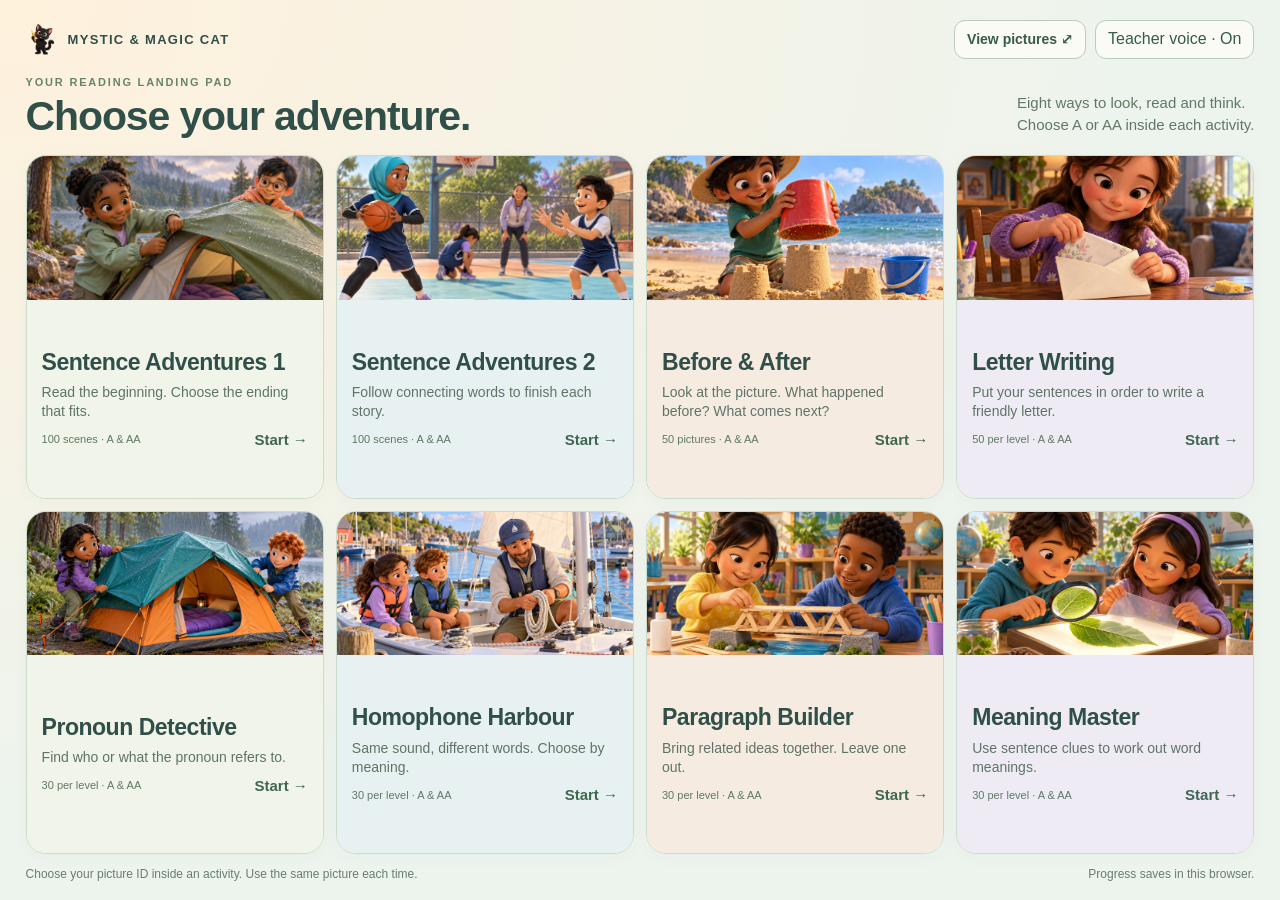
<file: index.html>
<!doctype html>
<html lang="en" data-voice-project="reading-adventures-collection"><head><meta charset="utf-8"><meta name="viewport" content="width=device-width,initial-scale=1,viewport-fit=cover"><meta name="theme-color" content="#edf3ed"><title>Reading Adventures · Landing Pad</title><link rel="icon" href="Before-and-After-Adventures/assets/magic-cat.png"><link rel="stylesheet" href="landing.css"><link rel="stylesheet" href="teacher-voice.css"><script defer src="teacher-voice.js"></script></head>
<body><main class="hub-frame"><header class="hub-header"><a class="hub-brand" href="index.html"><img src="Before-and-After-Adventures/assets/magic-cat.png" alt=""><span>MYSTIC &amp; MAGIC CAT</span></a><div class="hub-tools"><a href="pictures.html" class="button">View pictures ⤢</a><button type="button" class="teacher-voice-open button">Teacher voice</button></div></header><section class="hub-intro" aria-labelledby="hub-title"><div><p class="eyebrow">YOUR READING LANDING PAD</p><h1 id="hub-title">Choose your adventure.</h1></div><p>Eight ways to look, read and think.<br><strong>Choose A or AA inside each activity.</strong></p></section><nav class="hub-cards" aria-label="Choose an activity">
<a class="hub-card sage" href="Sentence-Adventures/activity.html" aria-label="Start Sentence Adventures 1"><img src="Sentence-Adventures/assets/pictures/001-camping.webp" alt="Friends preparing their tent at a campsite."><div class="hub-card-copy"><h2>Sentence Adventures 1</h2><p>Read the beginning. Choose the ending that fits.</p><div class="hub-card-foot"><span>100 scenes · A &amp; AA</span><b>Start →</b></div></div></a>
<a class="hub-card aqua" href="Sentences-Adventures-2/activity.html" aria-label="Start Sentence Adventures 2"><img src="Sentences-Adventures-2/assets/pictures/004-basketball.webp" alt="Two friends practising a basketball pass."><div class="hub-card-copy"><h2>Sentence Adventures 2</h2><p>Follow connecting words to finish each story.</p><div class="hub-card-foot"><span>100 scenes · A &amp; AA</span><b>Start →</b></div></div></a>
<a class="hub-card peach" href="Before-and-After-Adventures/activity.html" aria-label="Start Before and After"><img src="Before-and-After-Adventures/assets/illustrations/02-sandcastle.webp" alt="A child lifts a bucket to reveal a sandcastle tower."><div class="hub-card-copy"><h2>Before &amp; After</h2><p>Look at the picture. What happened before? What comes next?</p><div class="hub-card-foot"><span>50 pictures · A &amp; AA</span><b>Start →</b></div></div></a>
<a class="hub-card hub-letter lilac" href="Letter-Writing/activity.html" aria-label="Start Letter Writing"><img src="Before-and-After-Adventures/assets/illustrations/12-mail.webp" alt="A child slipping a letter into an envelope."><div class="hub-card-copy"><h2>Letter Writing</h2><p>Put your sentences in order to write a friendly letter.</p><div class="hub-card-foot"><span>50 per level · A &amp; AA</span><b>Start →</b></div></div></a>
<a class="hub-card sage" href="Language-Adventures/activity.html?game=pronoun" aria-label="Start Pronoun Detective"><img src="Language-Adventures/assets/illustrations/rain-cover.webp" alt="Friends covering a tent before the rain."><div class="hub-card-copy"><h2>Pronoun Detective</h2><p>Find who or what the pronoun refers to.</p><div class="hub-card-foot"><span>30 per level · A &amp; AA</span><b>Start →</b></div></div></a>
<a class="hub-card aqua" href="Language-Adventures/activity.html?game=homophone" aria-label="Start Homophone Harbour"><img src="Language-Adventures/assets/illustrations/sailing-ropes.webp" alt="Children learning about the ropes on a sailboat."><div class="hub-card-copy"><h2>Homophone Harbour</h2><p>Same sound, different words. Choose by meaning.</p><div class="hub-card-foot"><span>30 per level · A &amp; AA</span><b>Start →</b></div></div></a>
<a class="hub-card peach" href="Language-Adventures/activity.html?game=paragraph" aria-label="Start Paragraph Builder"><img src="Language-Adventures/assets/illustrations/model-bridge.webp" alt="Classmates building a model bridge together."><div class="hub-card-copy"><h2>Paragraph Builder</h2><p>Bring related ideas together. Leave one out.</p><div class="hub-card-foot"><span>30 per level · A &amp; AA</span><b>Start →</b></div></div></a>
<a class="hub-card lilac" href="Language-Adventures/activity.html?game=meaning" aria-label="Start Meaning Master"><img src="Language-Adventures/assets/illustrations/leaf-study.webp" alt="Children looking closely at a leaf."><div class="hub-card-copy"><h2>Meaning Master</h2><p>Use sentence clues to work out word meanings.</p><div class="hub-card-foot"><span>30 per level · A &amp; AA</span><b>Start →</b></div></div></a>
</nav><footer class="hub-footer"><span>Choose your picture ID inside an activity. Use the same picture each time.</span><span>Progress saves in this browser.</span></footer></main></body></html>
</file>
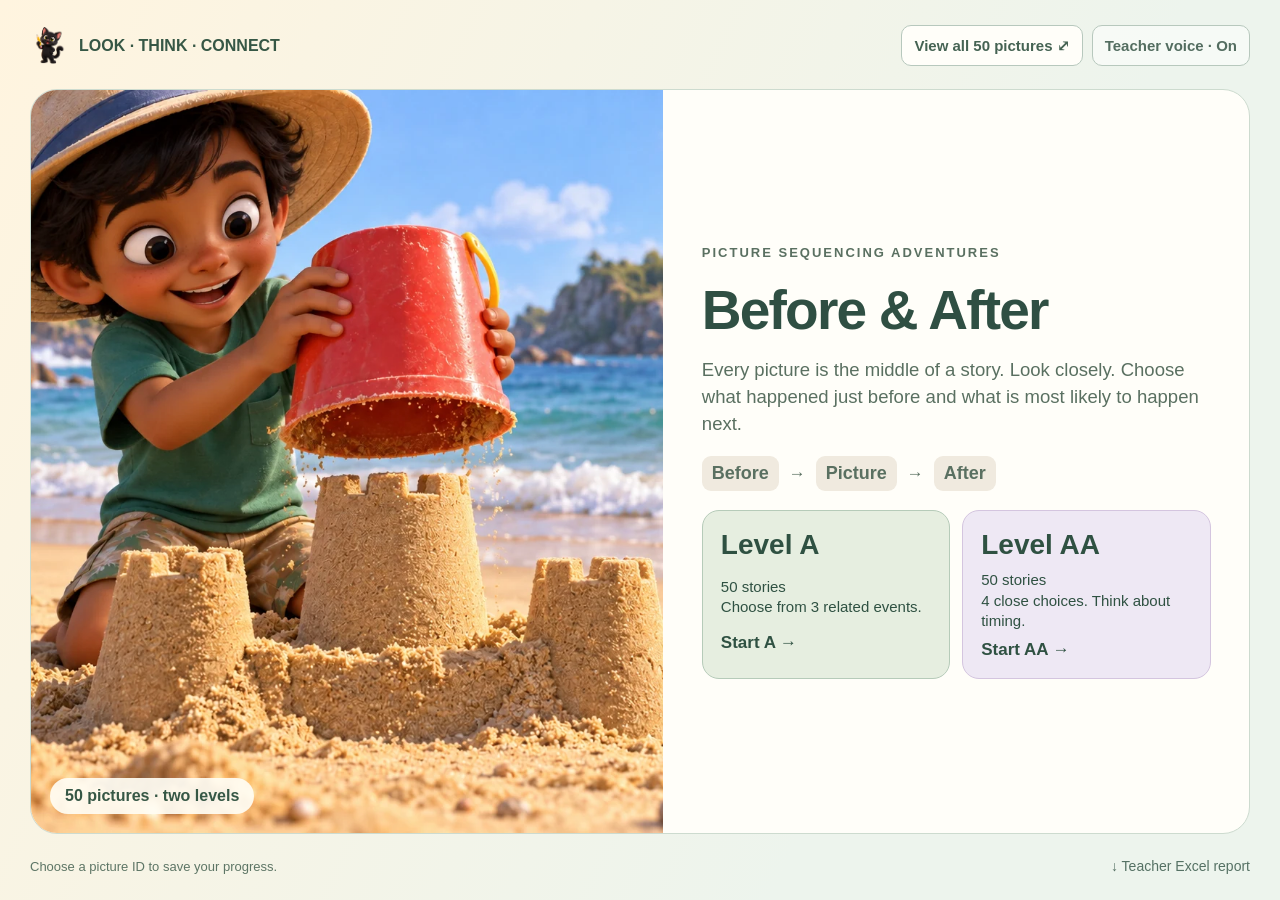
<file: Before-and-After-Adventures/index.html>
<!doctype html>
<html lang="en" data-voice-project="reading-adventures-collection"><head><meta charset="utf-8"><meta name="viewport" content="width=device-width,initial-scale=1,viewport-fit=cover"><meta name="theme-color" content="#edf3ed"><title>Before &amp; After Adventures</title><link rel="icon" href="assets/magic-cat.png"><link rel="stylesheet" href="teacher-voice.css"><link rel="stylesheet" href="styles.css"><link rel="stylesheet" href="sequence.css"><script defer src="objects.js"></script><script defer src="data.js"></script><script defer src="core.js"></script><script defer src="excel.js"></script><script defer src="teacher-voice.js"></script><script defer src="app.js"></script></head>
<body data-page="landing"><main class="sequence-landing"><header><a class="sequence-brand" href="../index.html" aria-label="Return to all adventures" style="text-decoration:none"><img src="assets/magic-cat.png" alt=""><span>LOOK · THINK · CONNECT</span></a><div class="landing-tools"><a class="outline" href="pictures.html">View all 50 pictures ⤢</a><button type="button" class="teacher-voice-open quiet">Teacher voice</button></div></header><section class="sequence-hero"><div class="hero-picture"><img src="assets/illustrations/02-sandcastle.webp" alt="A child lifts a bucket to reveal a fresh sandcastle tower."><span class="picture-pill">50 pictures · two levels</span></div><div class="hero-copy"><p class="eyebrow">PICTURE SEQUENCING ADVENTURES</p><h1>Before &amp; After</h1><p>Every picture is the middle of a story. Look closely. Choose what happened just before and what is most likely to happen next.</p><div class="landing-sequence" aria-label="Before, picture, after"><strong>Before</strong><span>→</span><strong>Picture</strong><span>→</span><strong>After</strong></div><nav class="level-cards" aria-label="Choose a level"><a class="level-card" href="activity.html?level=A"><strong>Level A</strong><span>50 stories<br>Choose from 3 related events.</span><b>Start A →</b></a><a class="level-card" href="activity.html?level=AA"><strong>Level AA</strong><span>50 stories<br>4 close choices. Think about timing.</span><b>Start AA →</b></a></nav></div></section><footer><span id="resume-note">Choose a picture ID to save your progress.</span><button id="export-all" type="button" class="text-button">↓ Teacher Excel report</button></footer><div id="storage-note" class="storage-note" role="status" hidden></div></main></body></html>
</file>
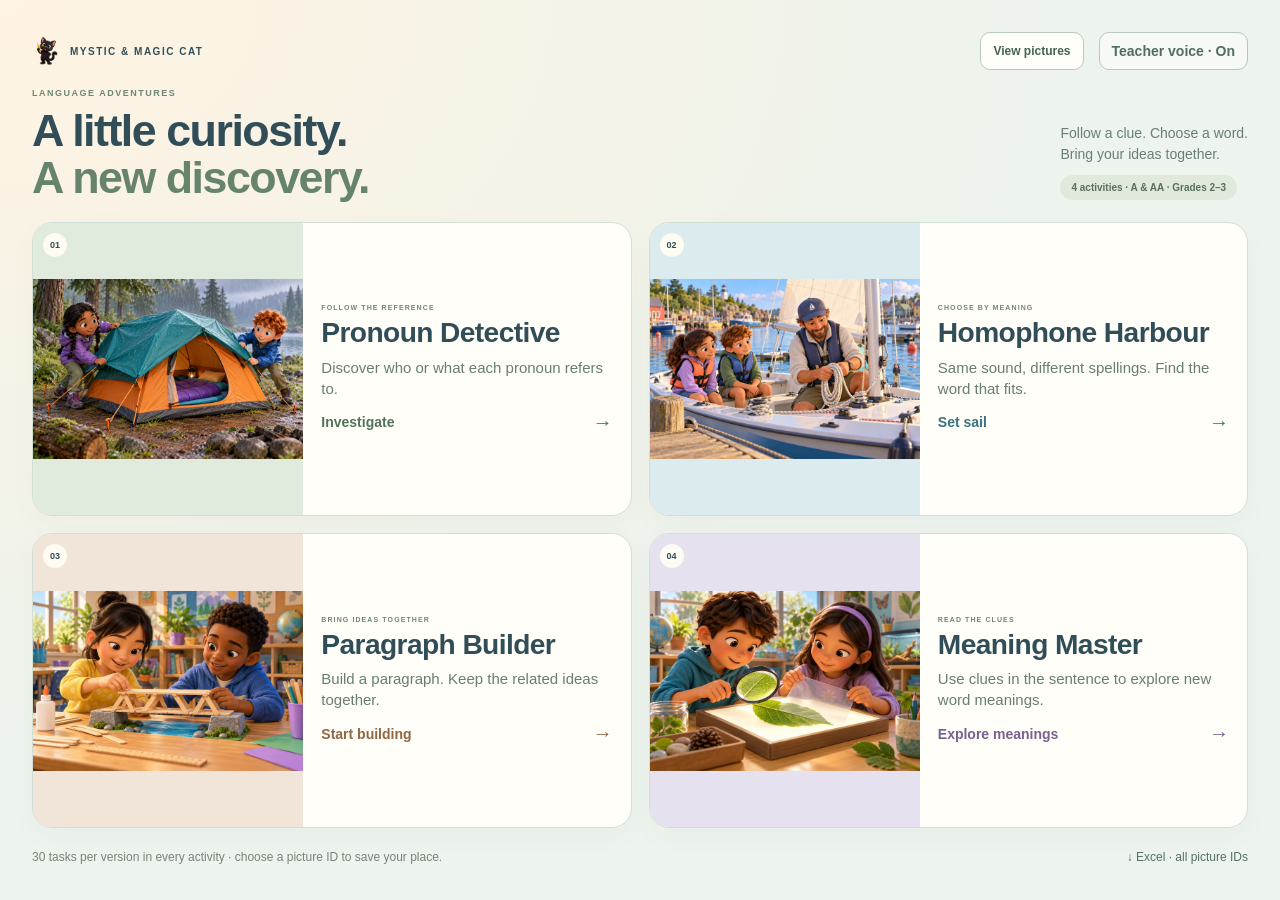
<file: Language-Adventures/index.html>
<!doctype html>
<html lang="en" data-voice-project="reading-adventures-collection">
<head><meta charset="utf-8"><meta name="viewport" content="width=device-width,initial-scale=1,viewport-fit=cover"><meta name="theme-color" content="#edf3ed"><title>Language Adventures · Landing Pad</title><link rel="icon" href="assets/magic-cat.png"><link rel="stylesheet" href="teacher-voice.css"><link rel="stylesheet" href="styles.css"><link rel="stylesheet" href="large-type.css"><script defer src="objects.js"></script><script defer src="data.js"></script><script defer src="core.js"></script><script defer src="excel.js"></script><script defer src="teacher-voice.js"></script><script defer src="app.js"></script></head>
<body data-page="landing">
 <div class="landing-frame">
  <header class="landing-header"><a class="brand" href="../index.html" aria-label="Return to all adventures" style="text-decoration:none;color:inherit"><img src="assets/magic-cat.png" alt=""><span>MYSTIC &amp; MAGIC CAT</span></a><a class="outline" href="pictures.html" style="margin-left:auto">View pictures</a><button class="teacher-voice-open quiet" type="button">Teacher voice</button></header>
  <main class="landing-main">
   <div class="landing-intro"><div><p class="eyebrow">LANGUAGE ADVENTURES</p><h1>A little curiosity.<br><span>A new discovery.</span></h1></div><div class="intro-side"><p>Follow a clue. Choose a word.<br>Bring your ideas together.</p><span class="collection-badge">4 activities · A &amp; AA · Grades 2–3</span></div></div>
   <div class="game-cards" aria-label="Choose an activity">
    <a href="activity.html?game=pronoun" class="game-card sage" aria-label="Start Pronoun Detective"><div class="card-art"><img src="assets/illustrations/rain-cover.webp" alt="Friends preparing a tent at their campsite."><span class="card-number" aria-hidden="true">01</span></div><div class="card-body"><p class="eyebrow">FOLLOW THE REFERENCE</p><h2>Pronoun Detective</h2><p>Discover who or what each pronoun refers to.</p><span class="card-start">Investigate <span aria-hidden="true">→</span></span></div></a>
    <a href="activity.html?game=homophone" class="game-card aqua" aria-label="Start Homophone Harbour"><div class="card-art"><img src="assets/illustrations/sailing-ropes.webp" alt="Children learning to sail with an instructor."><span class="card-number" aria-hidden="true">02</span></div><div class="card-body"><p class="eyebrow">CHOOSE BY MEANING</p><h2>Homophone Harbour</h2><p>Same sound, different spellings. Find the word that fits.</p><span class="card-start">Set sail <span aria-hidden="true">→</span></span></div></a>
    <a href="activity.html?game=paragraph" class="game-card peach" aria-label="Start Paragraph Builder"><div class="card-art"><img src="assets/illustrations/model-bridge.webp" alt="Two classmates building a model bridge."><span class="card-number" aria-hidden="true">03</span></div><div class="card-body"><p class="eyebrow">BRING IDEAS TOGETHER</p><h2>Paragraph Builder</h2><p>Build a paragraph. Keep the related ideas together.</p><span class="card-start">Start building <span aria-hidden="true">→</span></span></div></a>
    <a href="activity.html?game=meaning" class="game-card lilac" aria-label="Start Meaning Master"><div class="card-art"><img src="assets/illustrations/leaf-study.webp" alt="Two children examining a leaf with a magnifying glass."><span class="card-number" aria-hidden="true">04</span></div><div class="card-body"><p class="eyebrow">READ THE CLUES</p><h2>Meaning Master</h2><p>Use clues in the sentence to explore new word meanings.</p><span class="card-start">Explore meanings <span aria-hidden="true">→</span></span></div></a>
   </div>
  </main>
  <footer class="landing-footer"><span id="resume-note">30 tasks per version in every activity · choose a picture ID to save your place.</span><button type="button" id="export-all" class="text-button">↓ Excel · all picture IDs</button></footer>
 </div>
</body></html>
</file>
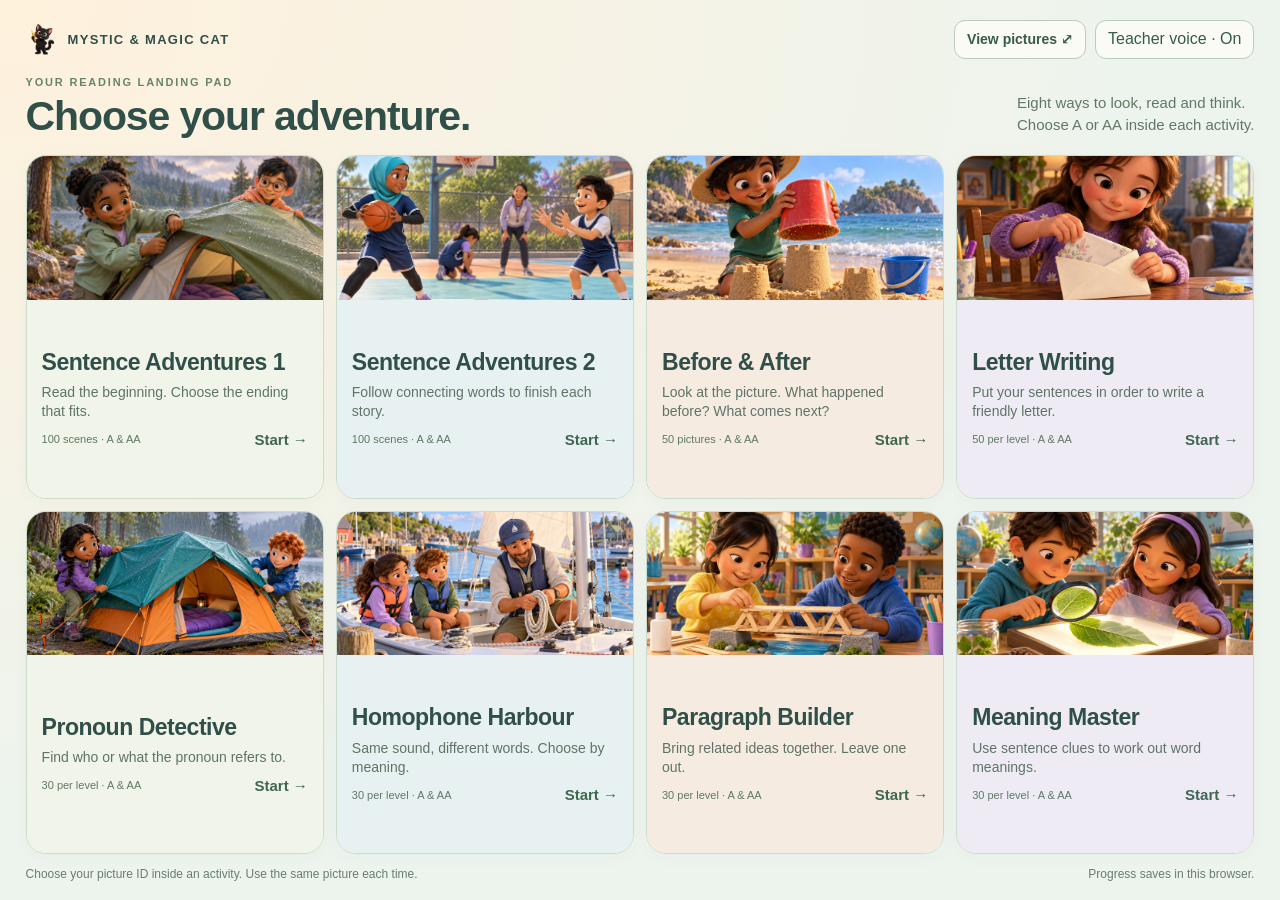
<file: Letter-Writing/index.html>
<!doctype html><html lang="en"><head><meta charset="utf-8"><meta http-equiv="refresh" content="0;url=../index.html"><title>Letter Writing</title></head><body><a href="../index.html">Reading Adventures landing pad</a></body></html>
</file>
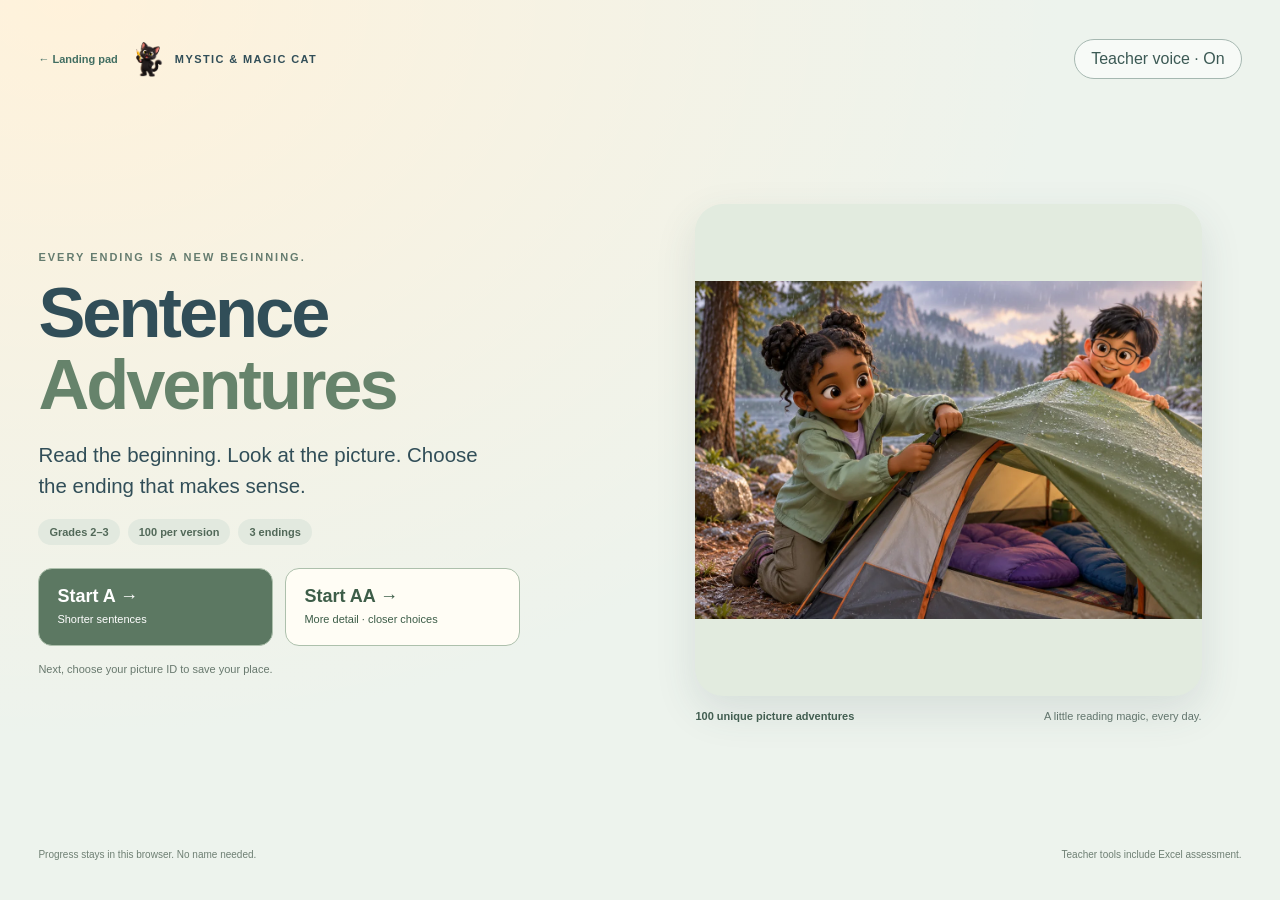
<file: Sentence-Adventures/index.html>
<!doctype html>
<html lang="en" data-voice-project="reading-adventures-collection"><head><meta charset="utf-8"><meta name="viewport" content="width=device-width,initial-scale=1,viewport-fit=cover"><meta name="theme-color" content="#edf3ed"><title>Sentence Adventures</title><link rel="stylesheet" href="landing.css?v=20261018c"><link rel="stylesheet" href="teacher-voice.css"><script defer src="teacher-voice.js"></script></head>
<body class=""><div class="site"><header class="top"><a class="collection-return" href="../index.html">← Landing pad</a><a class="brand" href="../index.html" aria-label="Return to all adventures" style="text-decoration:none;color:inherit"><img src="assets/magic-cat.png" alt="">MYSTIC &amp; MAGIC CAT</a><button type="button" class="teacher-voice-open">Teacher voice</button></header><main class="hero"><section class="copy"><p class="eyebrow">Every ending is a new beginning.</p><h1>Sentence<br><span>Adventures</span></h1><p class="intro">Read the beginning. Look at the picture. Choose the ending that makes sense.</p><div class="facts"><span>Grades 2–3</span><span>100 per version</span><span>3 endings</span></div><div class="versions"><a class="version" href="activity.html?version=A"><strong>Start A →</strong><small>Shorter sentences</small></a><a class="version secondary" href="activity.html?version=AA"><strong>Start AA →</strong><small>More detail · closer choices</small></a></div><p class="hint">Next, choose your picture ID to save your place.</p></section><figure class="art"><img src="assets/pictures/001-camping.webp" alt="Two friends preparing a tent at their campsite."><figcaption><strong>100 unique picture adventures</strong><span>A little reading magic, every day.</span></figcaption></figure></main><footer class="foot"><span>Progress stays in this browser. No name needed.</span><span>Teacher tools include Excel assessment.</span></footer></div></body></html>
</file>
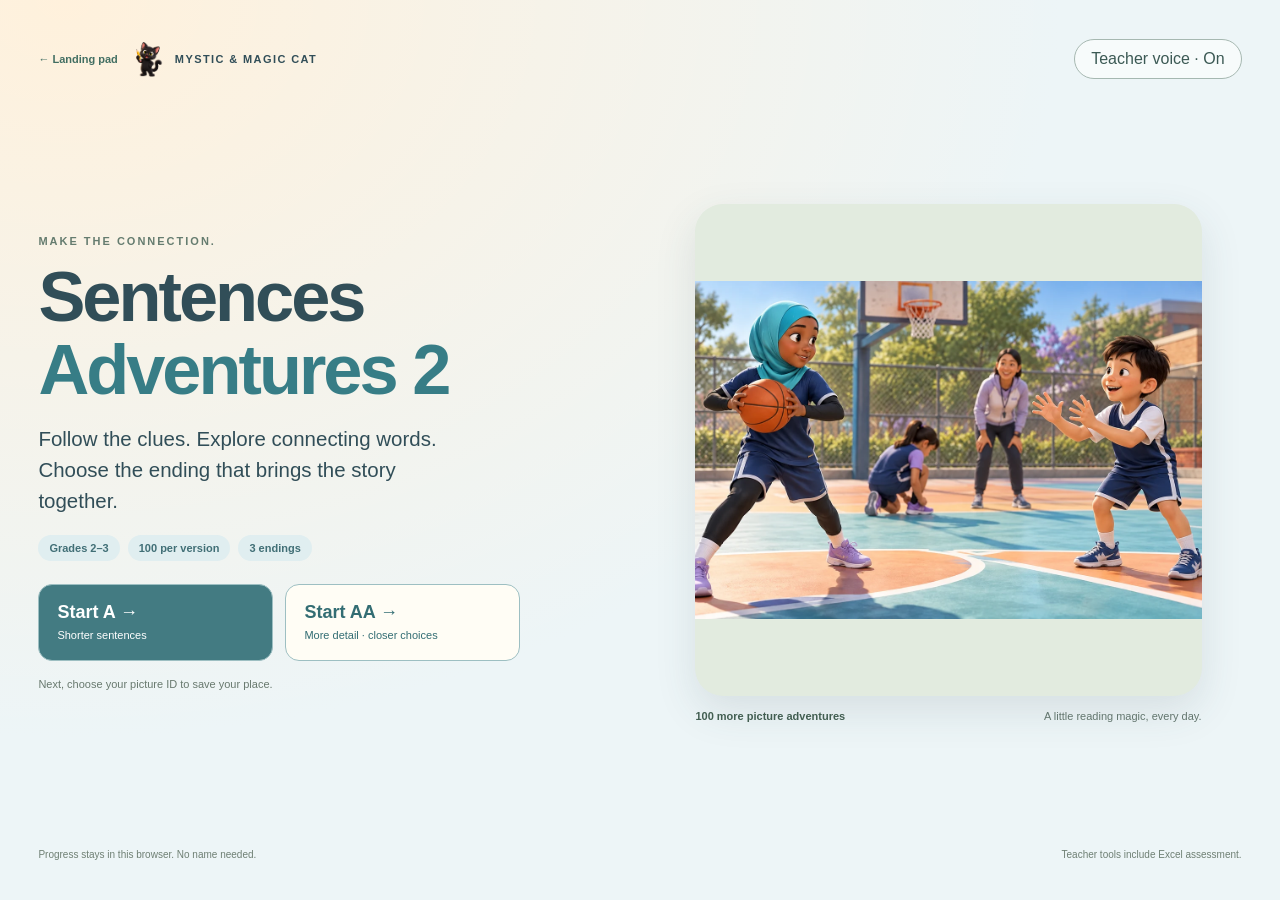
<file: Sentences-Adventures-2/index.html>
<!doctype html>
<html lang="en" data-voice-project="reading-adventures-collection"><head><meta charset="utf-8"><meta name="viewport" content="width=device-width,initial-scale=1,viewport-fit=cover"><meta name="theme-color" content="#edf3ed"><title>Sentences Adventures 2</title><link rel="stylesheet" href="landing.css?v=20261018c"><link rel="stylesheet" href="teacher-voice.css"><script defer src="teacher-voice.js"></script></head>
<body class="edition2"><div class="site"><header class="top"><a class="collection-return" href="../index.html">← Landing pad</a><a class="brand" href="../index.html" aria-label="Return to all adventures" style="text-decoration:none;color:inherit"><img src="assets/magic-cat.png" alt="">MYSTIC &amp; MAGIC CAT</a><button type="button" class="teacher-voice-open">Teacher voice</button></header><main class="hero"><section class="copy"><p class="eyebrow">Make the connection.</p><h1>Sentences<br><span>Adventures 2</span></h1><p class="intro">Follow the clues. Explore connecting words. Choose the ending that brings the story together.</p><div class="facts"><span>Grades 2–3</span><span>100 per version</span><span>3 endings</span></div><div class="versions"><a class="version" href="activity.html?version=A"><strong>Start A →</strong><small>Shorter sentences</small></a><a class="version secondary" href="activity.html?version=AA"><strong>Start AA →</strong><small>More detail · closer choices</small></a></div><p class="hint">Next, choose your picture ID to save your place.</p></section><figure class="art"><img src="assets/pictures/004-basketball.webp" alt="Amina getting ready to pass a basketball to her teammate."><figcaption><strong>100 more picture adventures</strong><span>A little reading magic, every day.</span></figcaption></figure></main><footer class="foot"><span>Progress stays in this browser. No name needed.</span><span>Teacher tools include Excel assessment.</span></footer></div></body></html>
</file>
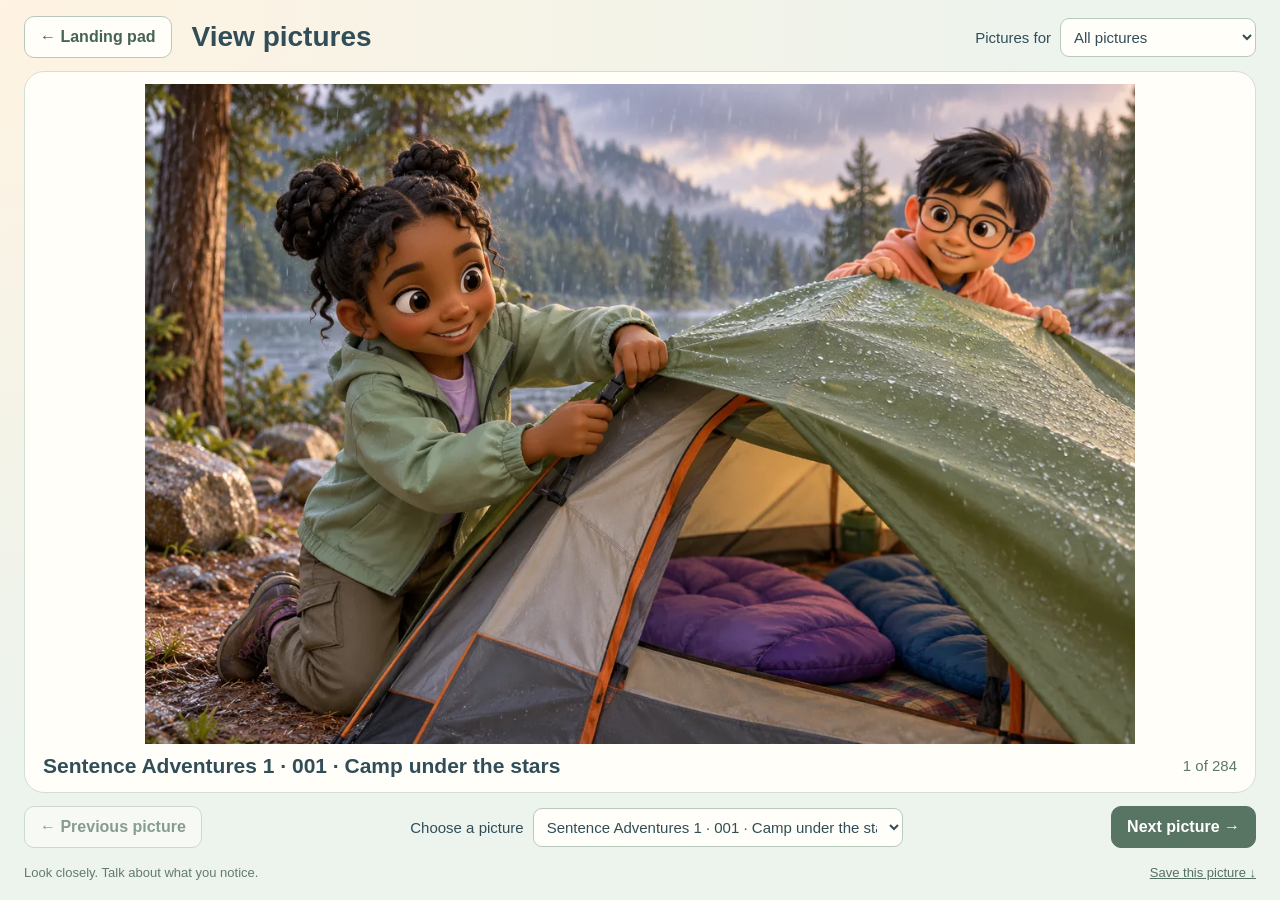
<file: pictures.html>
<!doctype html>
<html lang="en"><head><meta charset="utf-8"><meta name="viewport" content="width=device-width,initial-scale=1,viewport-fit=cover"><title>View pictures · Reading Adventures</title><link rel="icon" href="Before-and-After-Adventures/assets/magic-cat.png"><link rel="stylesheet" href="Language-Adventures/styles.css"><link rel="stylesheet" href="pictures.css"><script defer src="gallery-data.js"></script><script defer src="pictures.js"></script></head>
<body><main class="picture-gallery"><header class="gallery-header"><a class="outline" href="index.html">← Landing pad</a><h1>View pictures</h1><label>Pictures for <select id="gallery-filter"><option value="all">All pictures</option><option value="sentence-one">Sentence Adventures 1</option><option value="sentence-two">Sentence Adventures 2</option><option value="before-after">Before &amp; After</option><option value="pronoun">Pronoun Detective</option><option value="homophone">Homophone Harbour</option><option value="paragraph">Paragraph Builder</option><option value="meaning">Meaning Master</option><option value="letter">Letter Writing</option></select></label></header><figure class="gallery-figure"><img id="gallery-picture" alt=""><figcaption><h2 id="picture-title"></h2><span id="picture-count" role="status" aria-live="polite"></span></figcaption></figure><nav class="gallery-controls" aria-label="Browse pictures"><button id="picture-previous" class="outline" type="button">← Previous picture</button><label class="picture-jump">Choose a picture <select id="picture-select"></select></label><button id="picture-next" class="primary" type="button">Next picture →</button></nav><footer class="gallery-footer"><span>Look closely. Talk about what you notice.</span><a id="picture-save" class="text-button" download>Save this picture ↓</a></footer></main></body></html>
</file>
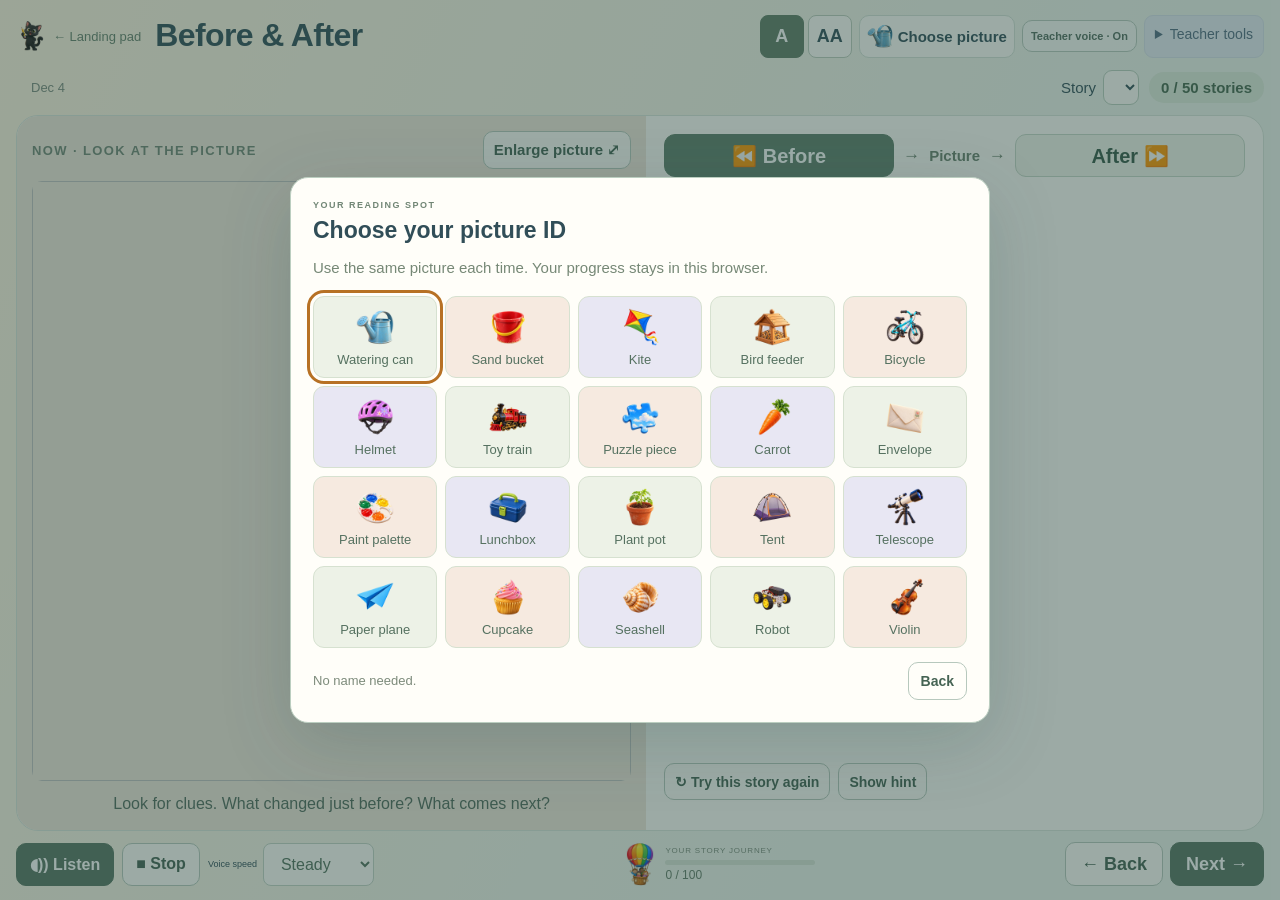
<file: Before-and-After-Adventures/activity.html>
<!doctype html>
<html lang="en" data-voice-project="reading-adventures-collection">
<head><meta charset="utf-8"><meta name="viewport" content="width=device-width,initial-scale=1,viewport-fit=cover"><meta name="theme-color" content="#edf3ed"><title>Before &amp; After Adventures</title><link rel="icon" href="assets/magic-cat.png"><link rel="stylesheet" href="teacher-voice.css"><link rel="stylesheet" href="styles.css"><link rel="stylesheet" href="sequence.css"><script defer src="objects.js"></script><script defer src="data.js"></script><script defer src="core.js"></script><script defer src="excel.js"></script><script defer src="teacher-voice.js"></script><script defer src="app.js"></script></head>
<body data-page="activity">
 <main id="activity" class="activity-frame" data-view="work">
  <header class="app-header">
   <a class="home-link" href="../index.html" aria-label="Return to landing pad"><img src="assets/magic-cat.png" alt=""><span>← Landing pad</span></a>
   <div class="app-heading"><p class="eyebrow" id="game-tag"></p><h1 id="game-title">Before &amp; After Adventures</h1></div>
   <div class="header-actions"><div class="levels" role="group" aria-label="Reading level"><button type="button" data-level="A" aria-pressed="true">A</button><button type="button" data-level="AA" aria-pressed="false">AA</button></div><button type="button" id="profile-button" class="profile-button" aria-label="Choose a picture ID"><img id="profile-image" src="../assets/profile-items/watering-can.webp" alt=""><span id="profile-name">Choose picture</span></button><button type="button" class="teacher-voice-open quiet">Teacher voice</button><details id="teacher-tools"><summary>Teacher tools</summary><div class="teacher-panel"><h2>Assessment</h2><button type="button" id="export-current" class="outline">↓ Excel · this picture ID</button><button type="button" id="export-all" class="outline">↓ Excel · all picture IDs</button><p class="small-label">Support for this question</p><div class="support-buttons"><button type="button" data-support="Independent" aria-pressed="false">Independent</button><button type="button" data-support="With help" aria-pressed="false">With help</button><button type="button" data-support="Practising" aria-pressed="false">Practising</button></div><label class="assessment-label">Assessment type <select id="assessment-type"><option>Formative</option><option>Summative</option></select></label><button type="button" id="reset-profile" class="text-button">Reset this picture ID’s progress</button></div></details></div>
  </header>
  <div class="subbar"><div class="topic-meta"><span id="topic"></span><time id="today"></time></div><div class="view-tools" role="group" aria-label="Picture or activity"><button type="button" data-view-choice="picture" aria-pressed="false">Picture</button><button type="button" data-view-choice="work" aria-pressed="true">Choose answers</button></div><div class="score-group"><label class="story-jump">Story <select id="story-select" aria-label="Choose a story"></select></label><span id="score">0 / 50 stories</span></div></div>
  <div class="work-grid">
   <aside class="scene-panel"><div class="scene-heading"><span class="eyebrow">NOW · LOOK AT THE PICTURE</span><button type="button" class="outline enlarge-picture" id="enlarge-picture">Enlarge picture ⤢</button></div><img id="scene-image" alt=""><p class="scene-note">Look for clues. What changed just before? What comes next?</p></aside>
   <section class="workspace" aria-label="Reading workspace">
    <div class="sequence-steps" role="group" aria-label="Choose before or after"><button type="button" data-stage="before" aria-pressed="true">⏪ Before</button><span aria-hidden="true">→</span><span class="now-step">Picture</span><span aria-hidden="true">→</span><button type="button" data-stage="after" aria-pressed="false">After ⏩</button></div><h2 id="question-prompt" tabindex="-1" class="question-prompt"></h2>
    <div id="choice-area" class="choice-area"><div id="choices" class="choices" role="group" aria-label="Answer choices"></div></div>
    <p id="feedback" class="feedback" role="status" aria-live="polite"></p>
    <div class="question-actions"><button id="reset-question" class="outline" type="button">↻ Try this story again</button><button id="hint" class="outline" type="button">Show hint</button></div>
   </section>
  </div>
  <footer class="app-footer"><div class="voice-controls"><button id="listen" type="button" class="primary listen">◖)) Listen</button><button id="stop" type="button" class="outline">■ Stop</button><label class="voice-label"><span>Voice speed</span><select id="reading-voice-speed"><option value="0.65">Slower</option><option value="0.82" selected>Steady</option><option value="1">Faster</option><option value="1.15">Fast</option><option value="1.3">Very fast</option></select></label><span id="voice-note" class="sr-only" role="status" aria-live="polite"></span></div><div class="journey" aria-label="Sequencing journey across both levels"><img src="assets/balloon.png" alt=""><div><span class="journey-label">YOUR STORY JOURNEY</span><div class="journey-track"><div id="journey-fill"></div></div><span id="journey-count">0 / 100</span></div></div><nav class="question-navigation" aria-label="Question navigation"><button id="previous" type="button" class="outline">← Back</button><button id="next" type="button" class="primary">Next →</button></nav></footer>
  <div id="storage-note" class="storage-note" role="status" hidden></div>
 </main>
 <dialog id="profile-dialog" class="profile-dialog" aria-labelledby="profile-title"><div class="dialog-heading"><div><p class="eyebrow">YOUR READING SPOT</p><h2 id="profile-title">Choose your picture ID</h2></div></div><p class="profile-intro">Use the same picture each time. Your progress stays in this browser.</p><div id="profile-grid" class="profile-grid"></div><div class="profile-foot"><span>No name needed.</span><button type="button" id="profile-cancel" class="outline">Back</button></div></dialog>
 <dialog id="hint-dialog" class="small-dialog" aria-labelledby="hint-title"><h2 id="hint-title">A reading clue</h2><p id="hint-box"></p><button type="button" id="hint-close" class="primary">Back to activity</button></dialog>
 <dialog id="finish-dialog" class="small-dialog" aria-labelledby="finish-title"><h2 id="finish-title"></h2><p id="finish-text"></p><div class="finish-actions"><button type="button" id="review" class="primary">Review this version</button><a class="outline" href="../index.html">Landing pad</a><button type="button" id="finish-close" class="text-button">Keep working</button></div></dialog>
 
<dialog id="picture-dialog" class="picture-dialog" aria-labelledby="large-picture-title"><header><h2 id="large-picture-title">Story picture</h2><button type="button" id="close-picture" class="outline">Close picture ×</button></header><img id="large-picture" alt=""><a id="picture-link" href="pictures.html" class="outline">View all pictures →</a></dialog></body></html>
</file>
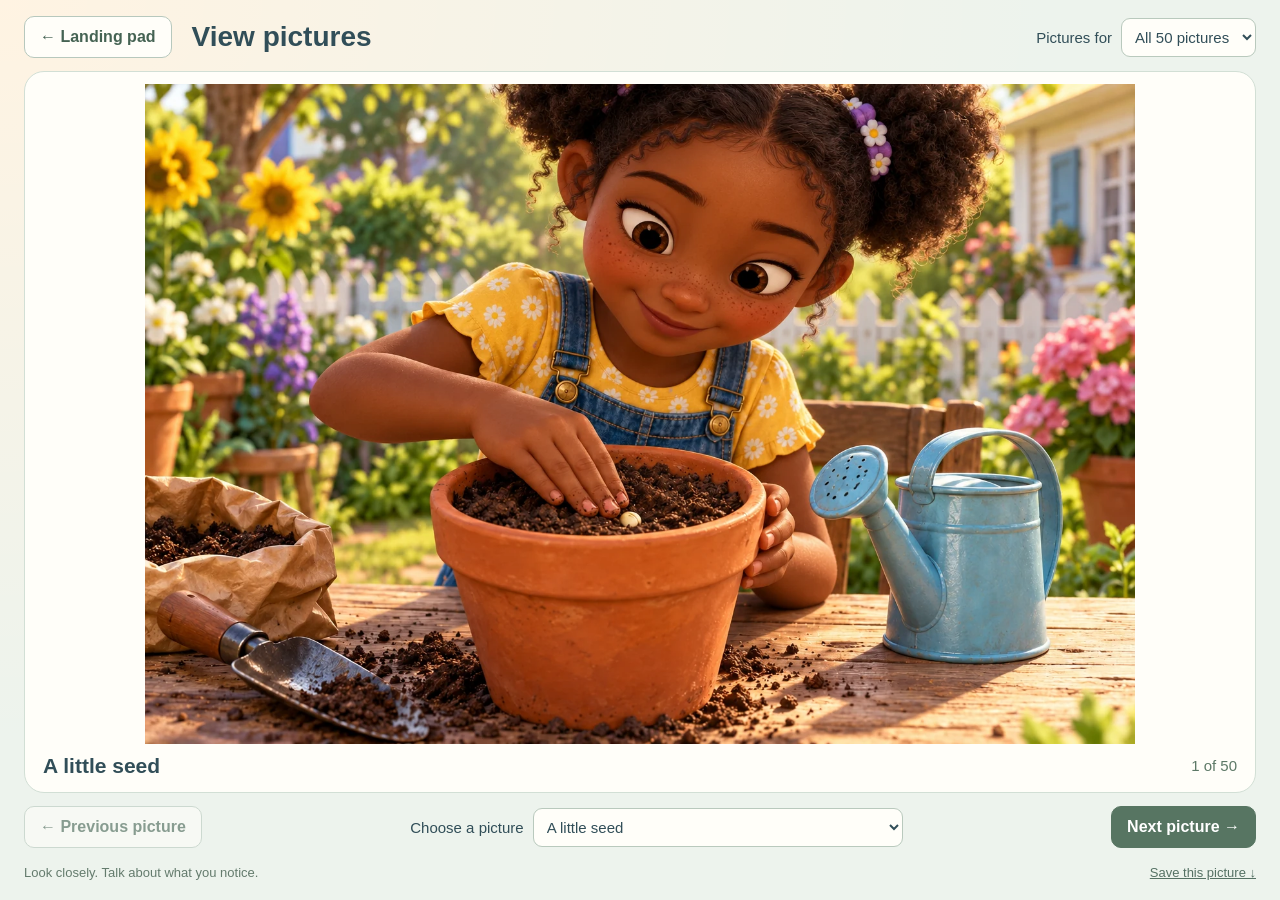
<file: Before-and-After-Adventures/pictures.html>
<!doctype html>
<html lang="en"><head><meta charset="utf-8"><meta name="viewport" content="width=device-width,initial-scale=1,viewport-fit=cover"><title>View pictures · Before &amp; After Adventures</title><link rel="icon" href="assets/magic-cat.png"><link rel="stylesheet" href="styles.css"><link rel="stylesheet" href="pictures.css"><script defer src="gallery-data.js"></script><script defer src="pictures.js"></script></head>
<body><main class="picture-gallery"><header class="gallery-header"><a class="outline" href="../index.html">← Landing pad</a><h1>View pictures</h1><label>Pictures for <select id="gallery-filter"><option value="all">All 50 pictures</option><option value="Garden">Garden</option><option value="Home">Home</option><option value="Outdoors">Outdoors</option><option value="School">School</option></select></label></header><figure class="gallery-figure"><img id="gallery-picture" alt=""><figcaption><h2 id="picture-title"></h2><span id="picture-count" role="status" aria-live="polite"></span></figcaption></figure><nav class="gallery-controls" aria-label="Browse pictures"><button id="picture-previous" class="outline" type="button">← Previous picture</button><label class="picture-jump">Choose a picture <select id="picture-select"></select></label><button id="picture-next" class="primary" type="button">Next picture →</button></nav><footer class="gallery-footer"><span>Look closely. Talk about what you notice.</span><a id="picture-save" class="text-button" download>Save this picture ↓</a></footer></main></body></html>
</file>
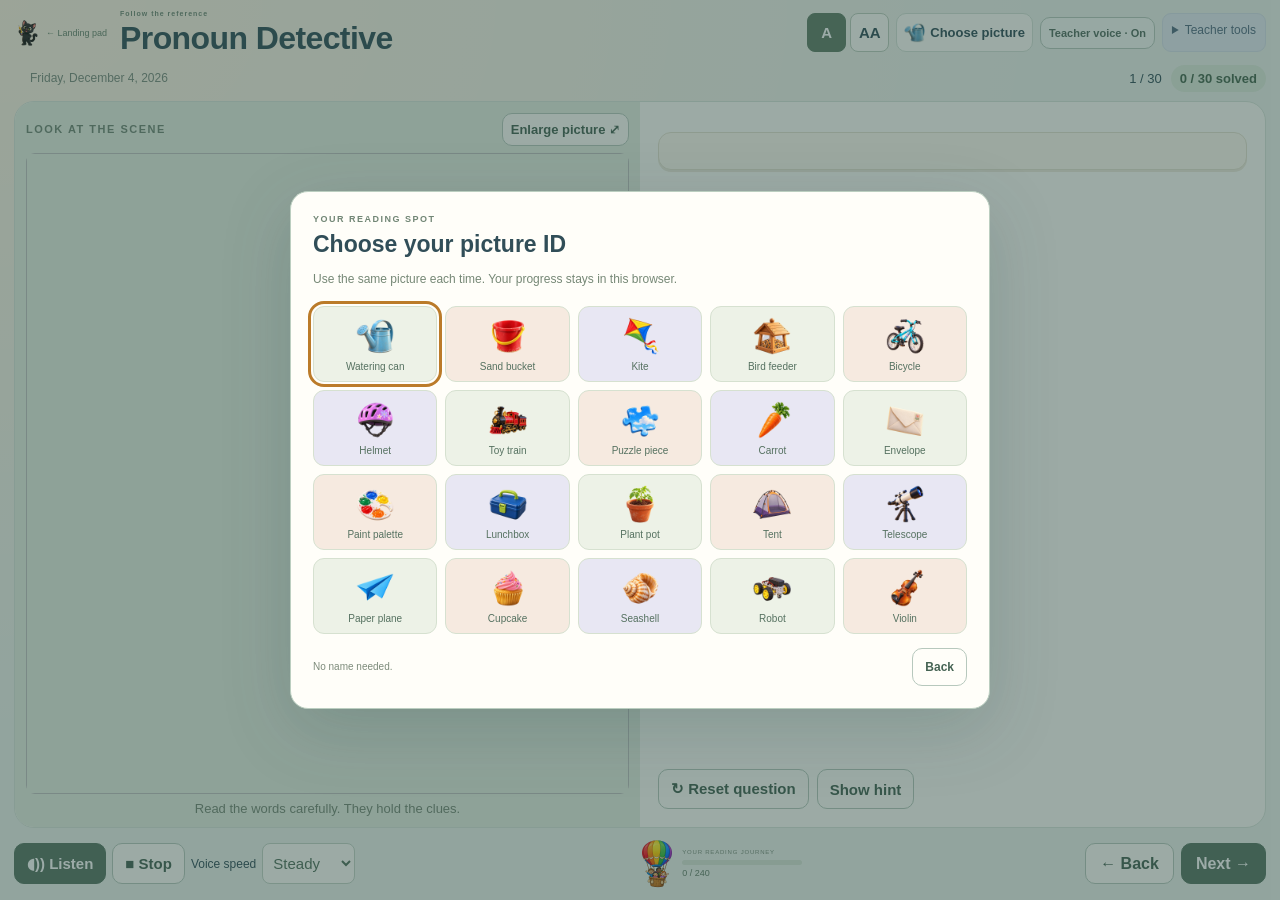
<file: Language-Adventures/activity.html>
<!doctype html>
<html lang="en" data-voice-project="reading-adventures-collection">
<head><meta charset="utf-8"><meta name="viewport" content="width=device-width,initial-scale=1,viewport-fit=cover"><meta name="theme-color" content="#edf3ed"><title>Language Adventures</title><link rel="icon" href="assets/magic-cat.png"><link rel="stylesheet" href="teacher-voice.css"><link rel="stylesheet" href="styles.css"><link rel="stylesheet" href="large-type.css"><script defer src="objects.js"></script><script defer src="data.js"></script><script defer src="core.js"></script><script defer src="excel.js"></script><script defer src="teacher-voice.js"></script><script defer src="app.js"></script></head>
<body data-page="activity">
 <main id="activity" class="activity-frame" data-view="work">
  <header class="app-header">
   <a class="home-link" href="../index.html" aria-label="Return to landing pad"><img src="assets/magic-cat.png" alt=""><span>← Landing pad</span></a>
   <div class="app-heading"><p class="eyebrow" id="game-tag"></p><h1 id="game-title">Language Adventures</h1></div>
   <div class="header-actions"><div class="levels" role="group" aria-label="Reading version"><button type="button" data-level="A" aria-pressed="true">A</button><button type="button" data-level="AA" aria-pressed="false">AA</button></div><button type="button" id="profile-button" class="profile-button" aria-label="Choose a picture ID"><img id="profile-image" src="../assets/profile-items/watering-can.webp" alt=""><span id="profile-name">Choose picture</span></button><button type="button" class="teacher-voice-open quiet">Teacher voice</button><details id="teacher-tools"><summary>Teacher tools</summary><div class="teacher-panel"><h2>Assessment</h2><button type="button" id="export-current" class="outline">↓ Excel · this picture ID</button><button type="button" id="export-all" class="outline">↓ Excel · all picture IDs</button><p class="small-label">Support for this question</p><div class="support-buttons"><button type="button" data-support="Independent" aria-pressed="false">Independent</button><button type="button" data-support="With help" aria-pressed="false">With help</button><button type="button" data-support="Practising" aria-pressed="false">Practising</button></div><label class="assessment-label">Assessment type <select id="assessment-type"><option>Formative</option><option>Summative</option></select></label><button type="button" id="reset-profile" class="text-button">Reset this picture ID’s progress</button></div></details></div>
  </header>
  <div class="subbar"><div class="topic-meta"><span id="topic"></span><time id="today"></time></div><div class="view-tools" role="group" aria-label="Picture or activity"><button type="button" data-view-choice="picture" aria-pressed="false">Picture</button><button type="button" data-view-choice="work" aria-pressed="true">Read &amp; work</button></div><div class="score-group"><span id="question-number">1 / 30</span><span id="score">0 / 30 solved</span></div></div>
  <div class="work-grid">
   <aside class="scene-panel"><div class="scene-heading"><span class="eyebrow">LOOK AT THE SCENE</span><button type="button" class="outline enlarge-picture" id="enlarge-picture">Enlarge picture ⤢</button></div><img id="scene-image" alt=""><p class="scene-note">Read the words carefully. They hold the clues.</p></aside>
   <section class="workspace" aria-label="Reading workspace">
    <h2 id="question-prompt" class="question-prompt"></h2>
    <div id="choice-area" class="choice-area"><p id="passage" class="passage"></p><div id="choices" class="choices" role="group" aria-label="Answer choices"></div></div>
    <div id="paragraph-area" class="paragraph-area" data-pool="build" hidden>
     <div class="pool-tabs" role="group" aria-label="Paragraph tools"><button type="button" data-pool-choice="build" aria-pressed="true">My paragraph</button><button type="button" data-pool-choice="bank" aria-pressed="false">Sentence bank</button></div>
     <p id="paragraph-status" class="paragraph-status"></p>
     <div class="builder-columns"><section class="paragraph-pool"><h3>MY PARAGRAPH</h3><div id="paragraph-slots" class="paragraph-slots"></div></section><section class="bank-pool"><h3>SENTENCE BANK <span>· tap or drag</span></h3><div id="sentence-bank" class="sentence-bank"></div></section></div>
    </div>
    <p id="feedback" class="feedback" role="status" aria-live="polite"></p>
    <div class="question-actions"><button id="check-paragraph" class="primary check-paragraph" type="button" hidden>Check paragraph ✓</button><button id="reset-question" class="outline" type="button">↻ Reset question</button><button id="hint" class="outline" type="button">Show hint</button></div>
   </section>
  </div>
  <footer class="app-footer"><div class="voice-controls"><button id="listen" type="button" class="primary listen">◖)) Listen</button><button id="stop" type="button" class="outline">■ Stop</button><label class="voice-label"><span>Voice speed</span><select id="reading-voice-speed"><option value="0.65">Slower</option><option value="0.82" selected>Steady</option><option value="1">Faster</option><option value="1.15">Fast</option><option value="1.3">Very fast</option></select></label><span id="voice-note" class="sr-only" role="status" aria-live="polite"></span></div><div class="journey" aria-label="Reading journey across all four activities"><img src="assets/balloon.png" alt=""><div><span class="journey-label">YOUR READING JOURNEY</span><div class="journey-track"><div id="journey-fill"></div></div><span id="journey-count">0 / 240</span></div></div><nav class="question-navigation" aria-label="Question navigation"><button id="previous" type="button" class="outline">← Back</button><button id="next" type="button" class="primary">Next →</button></nav></footer>
  <div id="storage-note" class="storage-note" role="status" hidden></div>
 </main>
 <dialog id="profile-dialog" class="profile-dialog" aria-labelledby="profile-title"><div class="dialog-heading"><div><p class="eyebrow">YOUR READING SPOT</p><h2 id="profile-title">Choose your picture ID</h2></div></div><p class="profile-intro">Use the same picture each time. Your progress stays in this browser.</p><div id="profile-grid" class="profile-grid"></div><div class="profile-foot"><span>No name needed.</span><button type="button" id="profile-cancel" class="outline">Back</button></div></dialog>
 <dialog id="hint-dialog" class="small-dialog" aria-labelledby="hint-title"><h2 id="hint-title">A reading clue</h2><p id="hint-box"></p><button type="button" id="hint-close" class="primary">Back to activity</button></dialog>
 <dialog id="finish-dialog" class="small-dialog" aria-labelledby="finish-title"><h2 id="finish-title"></h2><p id="finish-text"></p><div class="finish-actions"><button type="button" id="review" class="primary">Review this version</button><a class="outline" href="../index.html">Choose an adventure</a><button type="button" id="finish-close" class="text-button">Keep working</button></div></dialog>
 <div id="drag-ghost" class="drag-ghost" hidden></div>
<dialog id="picture-dialog" class="picture-dialog" aria-labelledby="large-picture-title"><header><h2 id="large-picture-title">Story picture</h2><button type="button" id="close-picture" class="outline">Close picture ×</button></header><img id="large-picture" alt=""><a href="pictures.html" class="outline">View all pictures →</a></dialog></body></html>
</file>
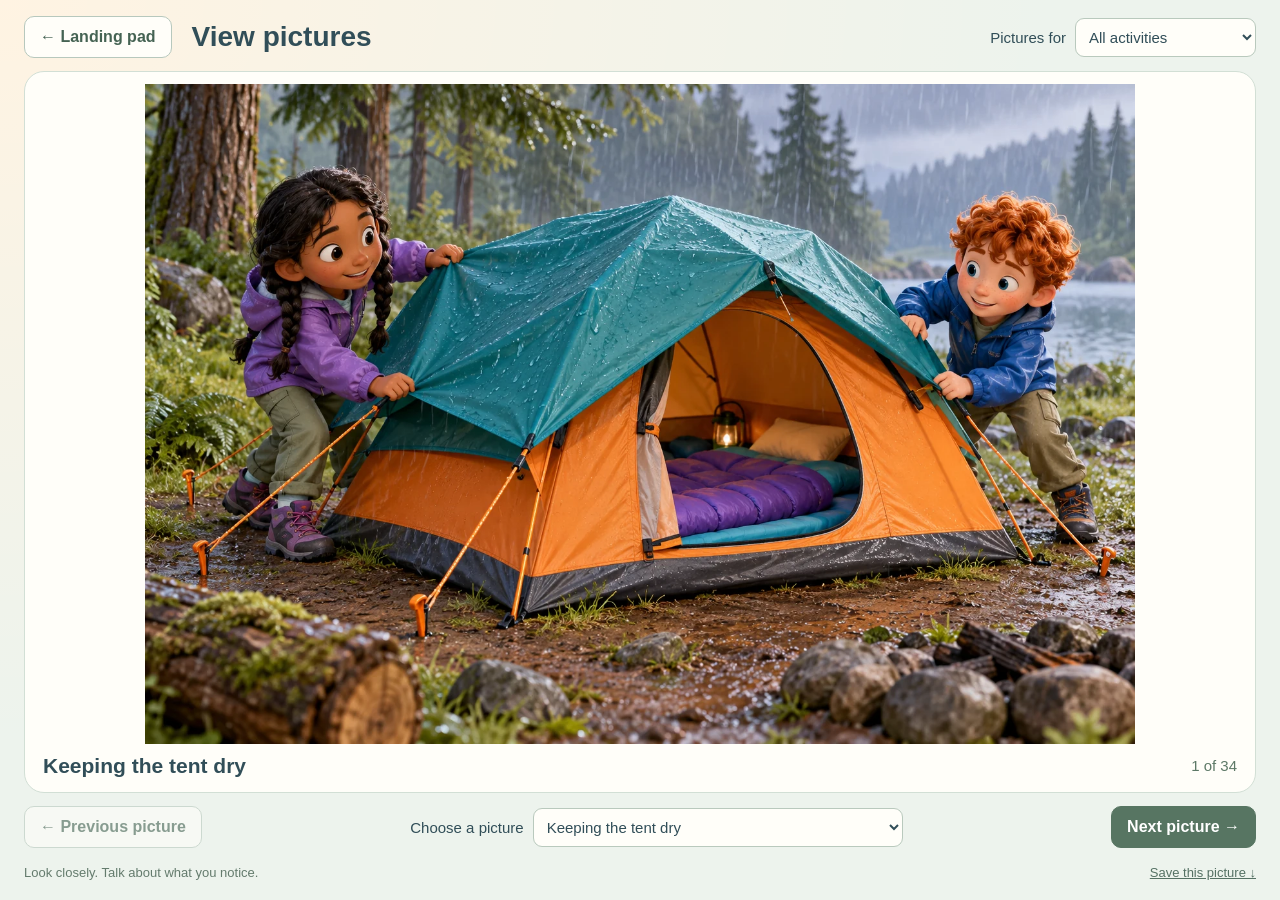
<file: Language-Adventures/pictures.html>
<!doctype html>
<html lang="en"><head><meta charset="utf-8"><meta name="viewport" content="width=device-width,initial-scale=1,viewport-fit=cover"><title>View pictures · Language Adventures</title><link rel="icon" href="assets/magic-cat.png"><link rel="stylesheet" href="styles.css"><link rel="stylesheet" href="pictures.css"><script defer src="gallery-data.js"></script><script defer src="pictures.js"></script></head>
<body><main class="picture-gallery"><header class="gallery-header"><a class="outline" href="../index.html">← Landing pad</a><h1>View pictures</h1><label>Pictures for <select id="gallery-filter"><option value="all">All activities</option><option value="pronoun">Pronoun Detective</option><option value="homophone">Homophone Harbour</option><option value="paragraph">Paragraph Builder</option><option value="meaning">Meaning Master</option></select></label></header><figure class="gallery-figure"><img id="gallery-picture" alt=""><figcaption><h2 id="picture-title"></h2><span id="picture-count" role="status" aria-live="polite"></span></figcaption></figure><nav class="gallery-controls" aria-label="Browse pictures"><button id="picture-previous" class="outline" type="button">← Previous picture</button><label class="picture-jump">Choose a picture <select id="picture-select"></select></label><button id="picture-next" class="primary" type="button">Next picture →</button></nav><footer class="gallery-footer"><span>Look closely. Talk about what you notice.</span><a id="picture-save" class="text-button" download>Save this picture ↓</a></footer></main></body></html>
</file>
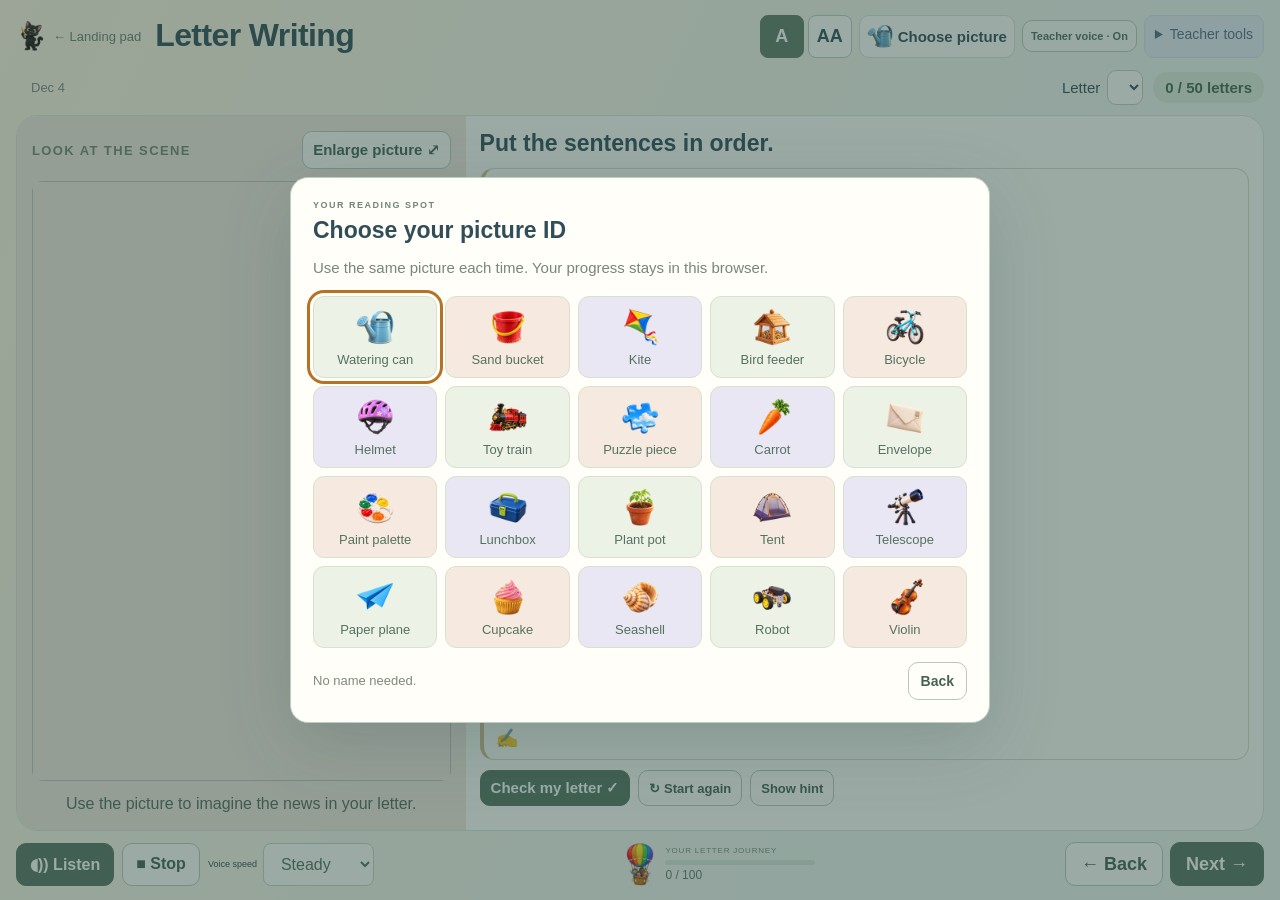
<file: Letter-Writing/activity.html>
<!doctype html>
<html lang="en" data-voice-project="reading-adventures-collection">
<head><meta charset="utf-8"><meta name="viewport" content="width=device-width,initial-scale=1,viewport-fit=cover"><meta name="theme-color" content="#edf3ed"><title>Letter Writing</title><link rel="icon" href="../Language-Adventures/assets/magic-cat.png"><link rel="stylesheet" href="../teacher-voice.css"><link rel="stylesheet" href="../Language-Adventures/styles.css"><link rel="stylesheet" href="letters.css"><script defer src="objects.js"></script><script defer src="data.js"></script><script defer src="core.js"></script><script defer src="../Language-Adventures/excel.js"></script><script defer src="../teacher-voice.js"></script><script defer src="app.js"></script></head>
<body data-page="activity">
 <main id="activity" class="activity-frame" data-view="work">
  <header class="app-header">
   <a class="home-link" href="../index.html" aria-label="Return to landing pad"><img src="../Language-Adventures/assets/magic-cat.png" alt=""><span>← Landing pad</span></a>
   <div class="app-heading"><p class="eyebrow" id="game-tag"></p><h1 id="game-title">Letter Writing</h1></div>
   <div class="header-actions"><div class="levels" role="group" aria-label="Reading version"><button type="button" data-level="A" aria-pressed="true">A</button><button type="button" data-level="AA" aria-pressed="false">AA</button></div><button type="button" id="profile-button" class="profile-button" aria-label="Choose a picture ID"><img id="profile-image" src="../assets/profile-items/watering-can.webp" alt=""><span id="profile-name">Choose picture</span></button><button type="button" class="teacher-voice-open quiet">Teacher voice</button><details id="teacher-tools"><summary>Teacher tools</summary><div class="teacher-panel"><h2>Assessment</h2><button type="button" id="export-current" class="outline">↓ Excel · this picture ID</button><button type="button" id="export-all" class="outline">↓ Excel · all picture IDs</button><p class="small-label">Support for this question</p><div class="support-buttons"><button type="button" data-support="Independent" aria-pressed="false">Independent</button><button type="button" data-support="With help" aria-pressed="false">With help</button><button type="button" data-support="Practising" aria-pressed="false">Practising</button></div><label class="assessment-label">Assessment type <select id="assessment-type"><option>Formative</option><option>Summative</option></select></label><button type="button" id="reset-profile" class="text-button">Reset this picture ID’s progress</button></div></details></div>
  </header>
  <div class="subbar"><div class="topic-meta"><span id="topic"></span><time id="today"></time></div><div class="view-tools" role="group" aria-label="Picture or activity"><button type="button" data-view-choice="picture" aria-pressed="false">Picture</button><button type="button" data-view-choice="work" aria-pressed="true">Write letter</button></div><div class="score-group"><label class="letter-jump">Letter <select id="letter-select" aria-label="Choose a letter"></select></label><span id="score">0 / 50 letters</span></div></div>
  <div class="work-grid">
   <aside class="scene-panel"><div class="scene-heading"><span class="eyebrow">LOOK AT THE SCENE</span><button type="button" class="outline enlarge-picture" id="enlarge-picture">Enlarge picture ⤢</button></div><img id="scene-image" alt=""><p class="scene-note">Use the picture to imagine the news in your letter.</p></aside>
   <section class="workspace" aria-label="Reading workspace">
    <h2 id="question-prompt" class="question-prompt">Put the sentences in order.</h2>
    <section class="letter-paper" aria-label="Your friendly letter"><p class="letter-greeting"><span class="letter-emoji" aria-hidden="true">👋</span><span id="letter-greeting"></span></p><ol id="letter-sentences" class="letter-sentences" aria-label="Letter sentences"></ol><p class="letter-signoff"><span class="letter-emoji" aria-hidden="true">✍️</span><span id="letter-signoff"></span> <strong id="letter-sender"></strong></p></section>
    <p id="feedback" class="feedback" role="status" aria-live="polite"></p>
    <div class="question-actions"><button id="check-letter" class="primary" type="button">Check my letter ✓</button><button id="reset-question" class="outline" type="button">↻ Start again</button><button id="hint" class="outline" type="button">Show hint</button></div>
    <div id="letter-success" class="letter-success" aria-hidden="true" hidden><span class="letter-success-check">✓</span><span class="letter-success-label">Letter ready!</span></div>
   </section>
  </div>
  <footer class="app-footer"><div class="voice-controls"><button id="listen" type="button" class="primary listen">◖)) Listen</button><button id="stop" type="button" class="outline">■ Stop</button><label class="voice-label"><span>Voice speed</span><select id="reading-voice-speed"><option value="0.65">Slower</option><option value="0.82" selected>Steady</option><option value="1">Faster</option><option value="1.15">Fast</option><option value="1.3">Very fast</option></select></label><span id="voice-note" class="sr-only" role="status" aria-live="polite"></span></div><div class="journey" aria-label="Letter writing journey across both levels"><img src="../Language-Adventures/assets/balloon.png" alt=""><div><span class="journey-label">YOUR LETTER JOURNEY</span><div class="journey-track"><div id="journey-fill"></div></div><span id="journey-count">0 / 100</span></div></div><nav class="question-navigation" aria-label="Question navigation"><button id="previous" type="button" class="outline">← Back</button><button id="next" type="button" class="primary">Next →</button></nav></footer>
  <div id="storage-note" class="storage-note" role="status" hidden></div>
 </main>
 <dialog id="profile-dialog" class="profile-dialog" aria-labelledby="profile-title"><div class="dialog-heading"><div><p class="eyebrow">YOUR READING SPOT</p><h2 id="profile-title">Choose your picture ID</h2></div></div><p class="profile-intro">Use the same picture each time. Your progress stays in this browser.</p><div id="profile-grid" class="profile-grid"></div><div class="profile-foot"><span>No name needed.</span><button type="button" id="profile-cancel" class="outline">Back</button></div></dialog>
 <dialog id="hint-dialog" class="small-dialog" aria-labelledby="hint-title"><h2 id="hint-title">A reading clue</h2><p id="hint-box"></p><button type="button" id="hint-close" class="primary">Back to activity</button></dialog>
 <dialog id="finish-dialog" class="small-dialog" aria-labelledby="finish-title"><h2 id="finish-title"></h2><p id="finish-text"></p><div class="finish-actions"><button type="button" id="review" class="primary">Review this version</button><a class="outline" href="../index.html">Landing pad</a><button type="button" id="finish-close" class="text-button">Keep working</button></div></dialog>
 <div id="drag-ghost" class="drag-ghost" hidden></div>
<dialog id="picture-dialog" class="picture-dialog" aria-labelledby="large-picture-title"><header><h2 id="large-picture-title">Story picture</h2><button type="button" id="close-picture" class="outline">Close picture ×</button></header><img id="large-picture" alt=""><a id="picture-link" href="../pictures.html" class="outline">View all pictures →</a></dialog></body></html>
</file>
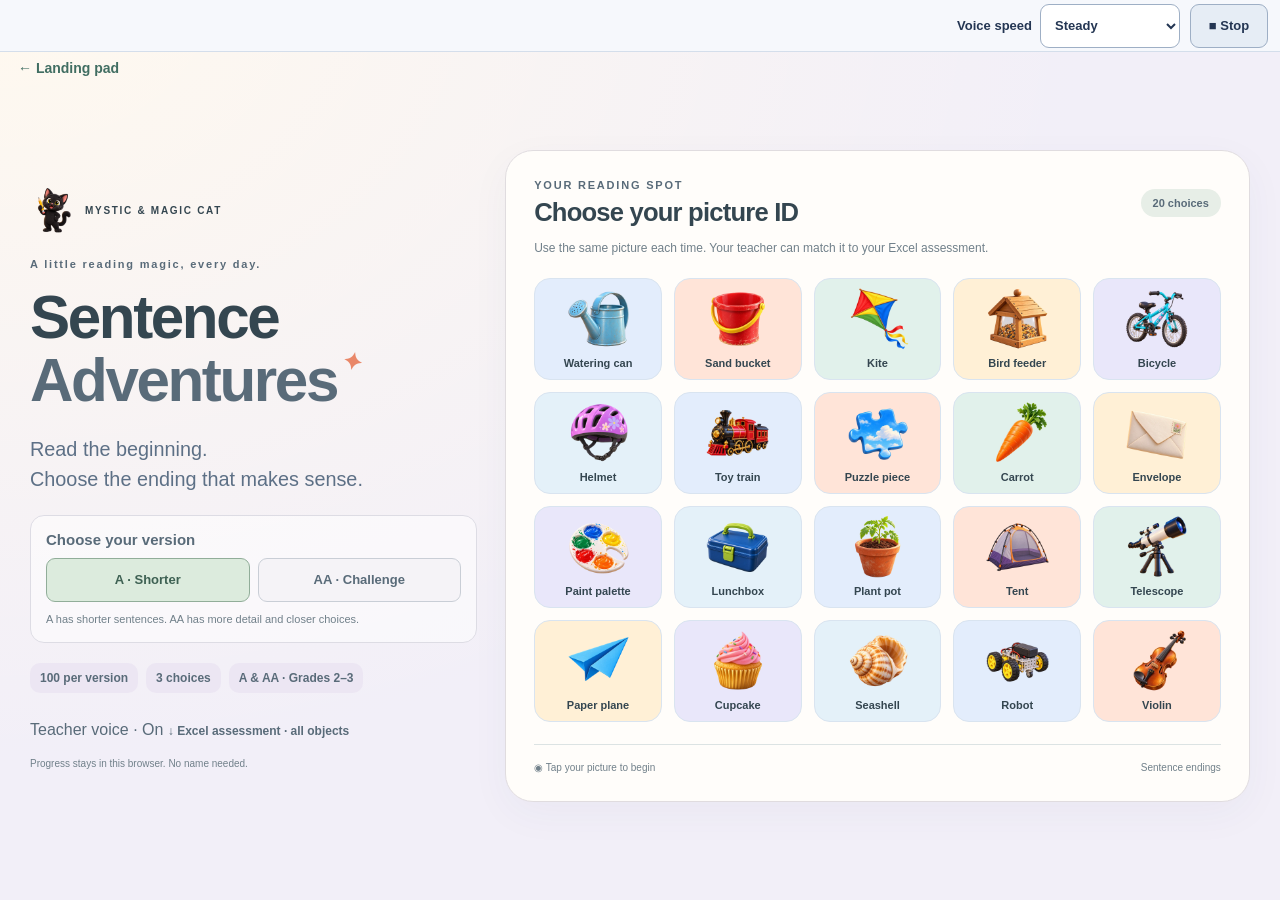
<file: Sentence-Adventures/activity.html>
<!doctype html>
<html lang="en" data-voice-project="reading-adventures-collection">
<head>
 <meta charset="utf-8">
 <meta name="viewport" content="width=device-width,initial-scale=1,viewport-fit=cover">
 <meta name="theme-color" content="#e7eee7">
 <title>Sentence Adventures</title>
 <link rel="stylesheet" href="styles.css"><link rel="stylesheet" href="adventures.css?v=20261018c">
 <script defer src="objects.js"></script><script defer src="data.js"></script><script defer src="date.js"></script><script defer src="core.js"></script><script defer src="excel.js"></script><script defer src="app.js"></script>
<link rel="stylesheet" href="reading-voice.css"><link rel="stylesheet" href="teacher-voice.css"><script src="teacher-voice.js"></script><script src="reading-voice.js"></script></head>
<body class="adventure-project"><div id="reading-voice-bar" role="region" aria-label="Voice controls"><label for="reading-voice-speed">Voice speed <select id="reading-voice-speed"><option value="0.5">Very slow</option><option value="0.65">Slower</option><option value="0.82" selected>Steady</option><option value="1">Faster</option><option value="1.15">Fast</option><option value="1.3">Very fast</option></select></label><button id="reading-voice-stop" type="button" aria-label="Stop reading aloud">■ Stop</button><span id="reading-voice-status" role="status" aria-live="polite"></span></div><div id="reading-screen"><div id="reading-page">
 <div id="storage-notice" class="notice" hidden role="status"></div>
 <main id="landing" class="landing"><a class="collection-back" href="../index.html">← Landing pad</a>
  <section class="welcome">
   <div class="brand"><img src="assets/magic-cat.png" alt=""><span>MYSTIC &amp; MAGIC CAT</span></div>
   <div class="eyebrow">A little reading magic, every day.</div>
   <h1>Sentence<br><span>Adventures</span><span class="sparkle" aria-hidden="true">✦</span></h1>
   <p class="intro">Read the beginning.<br>Choose the ending that makes sense.</p>
   <section class="start-versions" aria-label="Choose a reading version"><h2>Choose your version</h2><div id="start-levels"></div><p>A has shorter sentences. AA has more detail and closer choices.</p></section>
   <div class="adventure-preview"><span>100 per version</span><span>3 choices</span><span>A &amp; AA · Grades 2–3</span></div>
   <button type="button" class="text-button teacher-voice-open">Teacher voice</button>
   <button id="export-all" class="text-button">↓ Excel assessment · all objects</button>
   <small class="local-note">Progress stays in this browser. No name needed.</small>
  </section>
  <section class="object-picker" aria-labelledby="choose-title">
   <div class="picker-heading"><div><div class="eyebrow">YOUR READING SPOT</div><h2 id="choose-title">Choose your picture ID</h2></div><span class="pill">20 choices</span></div>
   <p>Use the same picture each time. Your teacher can match it to your Excel assessment.</p>
   <div id="object-grid" class="object-grid"></div>
   <div class="picker-foot"><span>◉ Tap your picture to begin</span><span>Sentence endings</span></div>
  </section>
 </main>
 <main id="activity" class="activity" data-finished="false" data-view="question" hidden>
  <div class="activity-top">
   <header class="app-header">
    <button id="home" class="app-brand" title="Choose a picture ID"><img src="assets/magic-cat.png" alt=""><span>Sentence Adventures</span></button>
    <div class="header-actions"><button type="button" class="outline teacher-voice-open">Teacher voice</button>
     <button id="object-badge" class="object-badge" title="Change picture ID"></button>
     <details id="teacher-tools" class="teacher-tools"><summary>Teacher tools</summary><div class="teacher-panel">
      <button id="export-current" class="outline">↓ Excel assessment</button>
      <div class="teacher-rating" aria-label="Teacher support rating"><span>Teacher:</span><button data-rating="Independent">✓ Independent</button><button data-rating="With help">◐ With help</button><button data-rating="Practising">↻ Practising</button></div>
      <p id="progress" class="teacher-progress"></p><p class="teacher-legend">A and AA each have 100 sentence beginnings with three realistic endings each. One ending fits all the clues. Grade 2–3 reading, with 100 unique illustrations shared across the two versions. Every first correct answer earns one point and lifts the balloon. Twenty points start a fresh flight while the score keeps growing. Each choice, retry, hint and listen is recorded in Excel.</p>
      <button id="reset-all" class="text-button">Reset this object’s progress</button>
     </div></details>
    </div>
   </header>
   <div class="activity-toolbar"><a class="pill" href="../index.html">← Landing pad</a><span id="adventure-score" class="pill" aria-live="polite">Score 0 / 100</span><div class="levels" aria-label="Choose a level"><div><div id="levels-one"></div></div><div><div id="levels-two"></div></div></div></div>
  </div>
  <div class="adventure-view-tools" role="group" aria-label="Choose picture or question"><button id="show-scene" type="button" aria-pressed="false">Picture</button><button id="show-question" type="button" aria-pressed="true">Read &amp; answer →</button></div>
  <section class="work-card">
   <aside class="picture-side">
    <div class="topic-line"><span id="theme">Picture sentence</span><span id="item-count"></span></div>
    <div id="picture-frame" class="picture-frame"><img id="activity-picture" class="activity-picture" alt=""><div id="picture-covers" aria-hidden="true"></div></div>
    <span class="picture-caption">One picture for every adventure.</span>
    <div class="listening-tools"><button id="listen" class="listen">◖)) Listen</button><button id="stop" class="stop" aria-label="Stop speaking">■ Stop</button><label class="voice-speed">Voice speed <select id="speed"><option value="0.65">Slower</option><option value="0.82" selected>Steady</option><option value="1">Faster</option></select></label></div>
    <p id="voice-note" class="voice-note" role="status"></p>
   </aside>
   <div class="workspace">
    <div class="task-heading"><div><span id="task-eyebrow" class="eyebrow"></span><h2>Finish the sentence</h2></div><span id="piece-count" class="pill"></span></div>
    <section id="notebook" class="notebook endings-notebook" aria-label="Your notebook">
     <div class="notebook-heading"><div><span class="notebook-caption">MY NOTEBOOK · TODAY’S DATE</span><span class="notebook-date-actions"><time id="notebook-date" class="notebook-date"></time><button id="next-date" class="outline notebook-next" aria-label="Next question">Next →</button></span></div><img class="notebook-pencil" src="assets/supplies/pencil.svg" alt="" aria-hidden="true"></div>
     <div class="notebook-writing">
      <div class="pad-label"><span>READ THE BEGINNING</span><span id="placed-count" aria-live="polite"></span></div>
      <p id="context" class="context cloze-context" data-area="sentence" aria-label="Sentence with answer blanks"></p>

      <div class="cloze-bank">
       <div class="tray-heading"><span id="choice-label"></span><button id="clear-blank" class="text-button">↩ Clear this blank</button></div>
       <div class="cloze-choice-row"><div id="choices" class="tile-area tray" data-area="choices" aria-label="Answer choices"></div><button id="next-choices" class="primary choices-next" aria-label="Next question">Next →</button></div>
      </div>
      <div class="joined-word-panel"><span class="joined-word-label">MY FINISHED SENTENCE</span><div id="joined-words" class="joined-words" role="list" aria-label="Your finished sentence"></div></div>
     </div>
    </section>
    <p class="instructions">Read the beginning. Push the ending that makes sense.</p>
    <div class="answer-controls"><button id="check" class="primary">Check my answer ✓</button><button id="reset-question" class="outline">↻ Reset question</button><button id="hint" class="outline">Show me a hint</button></div>
    <p id="feedback" class="feedback" role="status" aria-live="polite"></p><div id="hint-display" class="hint-display" hidden></div>
   </div>
  </section>
  <section id="journey-finish" hidden><h2>You reached the end!</h2><p id="finish-summary"></p><div class="finish-actions"><button id="review-adventure" class="primary">Review the questions</button><button id="finish-home" class="outline">Choose a picture ID</button></div></section>
  <footer class="activity-footer"><div class="navigation"><button id="previous" class="outline">← Back</button><button id="next" class="primary">Next →</button><button id="shuffle-activities" class="text-button">Shuffle activities</button></div></footer>
  <section id="balloon-flight" class="balloon-flight" aria-label="Kids in a balloon progress"><div class="balloon-travel" aria-hidden="true"><div id="balloon-rig" class="balloon-rig"><div class="balloon-sway"><img id="balloon-image" class="balloon-image" src="assets/balloon.png" alt=""><span id="balloon-count" class="balloon-count">0</span></div></div></div><p id="flight-status" class="flight-status" role="status" aria-live="polite"></p></section>
 </main>
 
</div></div><div id="drag-ghost" class="drag-ghost" hidden></div></body>
</html>
</file>
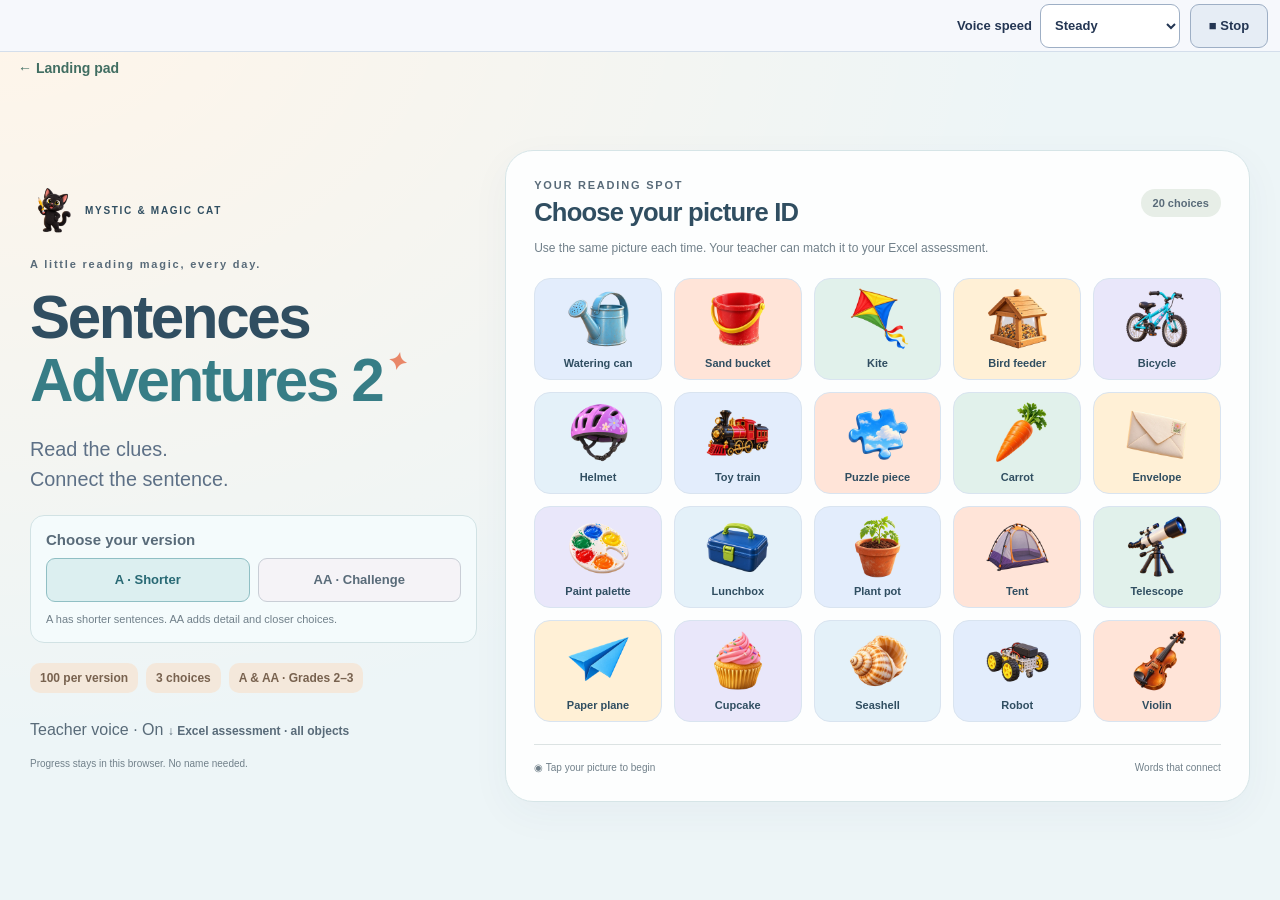
<file: Sentences-Adventures-2/activity.html>
<!doctype html>
<html lang="en" data-voice-project="reading-adventures-collection">
<head>
 <meta charset="utf-8">
 <meta name="viewport" content="width=device-width,initial-scale=1,viewport-fit=cover">
 <meta name="theme-color" content="#e7eee7">
 <title>Sentences Adventures 2</title>
 <link rel="stylesheet" href="styles.css"><link rel="stylesheet" href="adventures.css?v=20261018c">
 <script defer src="objects.js"></script><script defer src="data.js"></script><script defer src="date.js"></script><script defer src="core.js"></script><script defer src="excel.js"></script><script defer src="app.js"></script>
<link rel="stylesheet" href="reading-voice.css"><link rel="stylesheet" href="teacher-voice.css"><script src="teacher-voice.js"></script><script src="reading-voice.js"></script></head>
<body class="adventure-project"><div id="reading-voice-bar" role="region" aria-label="Voice controls"><label for="reading-voice-speed">Voice speed <select id="reading-voice-speed"><option value="0.5">Very slow</option><option value="0.65">Slower</option><option value="0.82" selected>Steady</option><option value="1">Faster</option><option value="1.15">Fast</option><option value="1.3">Very fast</option></select></label><button id="reading-voice-stop" type="button" aria-label="Stop reading aloud">■ Stop</button><span id="reading-voice-status" role="status" aria-live="polite"></span></div><div id="reading-screen"><div id="reading-page">
 <div id="storage-notice" class="notice" hidden role="status"></div>
 <main id="landing" class="landing"><a class="collection-back" href="../index.html">← Landing pad</a>
  <section class="welcome">
   <div class="brand"><img src="assets/magic-cat.png" alt=""><span>MYSTIC &amp; MAGIC CAT</span></div>
   <div class="eyebrow">A little reading magic, every day.</div>
   <h1>Sentences<br><span>Adventures 2</span><span class="sparkle" aria-hidden="true">✦</span></h1>
   <p class="intro">Read the clues.<br>Connect the sentence.</p>
   <section class="start-versions" aria-label="Choose a reading version"><h2>Choose your version</h2><div id="start-levels"></div><p>A has shorter sentences. AA adds detail and closer choices.</p></section>
   <div class="adventure-preview"><span>100 per version</span><span>3 choices</span><span>A &amp; AA · Grades 2–3</span></div>
   <button type="button" class="text-button teacher-voice-open">Teacher voice</button>
   <button id="export-all" class="text-button">↓ Excel assessment · all objects</button>
   <small class="local-note">Progress stays in this browser. No name needed.</small>
  </section>
  <section class="object-picker" aria-labelledby="choose-title">
   <div class="picker-heading"><div><div class="eyebrow">YOUR READING SPOT</div><h2 id="choose-title">Choose your picture ID</h2></div><span class="pill">20 choices</span></div>
   <p>Use the same picture each time. Your teacher can match it to your Excel assessment.</p>
   <div id="object-grid" class="object-grid"></div>
   <div class="picker-foot"><span>◉ Tap your picture to begin</span><span>Words that connect</span></div>
  </section>
 </main>
 <main id="activity" class="activity" data-finished="false" data-view="question" hidden>
  <div class="activity-top">
   <header class="app-header">
    <button id="home" class="app-brand" title="Choose a picture ID"><img src="assets/magic-cat.png" alt=""><span>Sentences Adventures 2</span></button>
    <div class="header-actions"><button type="button" class="outline teacher-voice-open">Teacher voice</button>
     <button id="object-badge" class="object-badge" title="Change picture ID"></button>
     <details id="teacher-tools" class="teacher-tools"><summary>Teacher tools</summary><div class="teacher-panel">
      <button id="export-current" class="outline">↓ Excel assessment</button>
      <div class="teacher-rating" aria-label="Teacher support rating"><span>Teacher:</span><button data-rating="Independent">✓ Independent</button><button data-rating="With help">◐ With help</button><button data-rating="Practising">↻ Practising</button></div>
      <p id="progress" class="teacher-progress"></p><p class="teacher-legend">100 new picture adventures in A and AA. Compare the endings using words such as and, but, so, then, if, however, because and although. The highlighted word helps connect the ideas. Each version saves its own score and place. Both use the same 100 new scenes. Every first correct answer lifts the balloon; each choice and retry is recorded in Excel.</p>
      <button id="reset-all" class="text-button">Reset this object’s progress</button>
     </div></details>
    </div>
   </header>
   <div class="activity-toolbar"><a class="pill" href="../index.html">← Landing pad</a><span id="adventure-score" class="pill" aria-live="polite">Score 0 / 100</span><div class="levels" aria-label="Choose a reading version"><div><div id="levels-one"></div></div><div><div id="levels-two"></div></div></div></div>
  </div>
  <div class="adventure-view-tools" role="group" aria-label="Choose picture or question"><button id="show-scene" type="button" aria-pressed="false">Picture</button><button id="show-question" type="button" aria-pressed="true">Read &amp; answer →</button></div>
  <section class="work-card">
   <aside class="picture-side">
    <div class="topic-line"><span id="theme">Picture sentence</span><span id="item-count"></span></div>
    <div id="picture-frame" class="picture-frame"><img id="activity-picture" class="activity-picture" alt=""><div id="picture-covers" aria-hidden="true"></div></div>
    <span class="picture-caption">One picture for every adventure.</span>
    <div class="listening-tools"><button id="listen" class="listen">◖)) Listen</button><button id="stop" class="stop" aria-label="Stop speaking">■ Stop</button><label class="voice-speed">Voice speed <select id="speed"><option value="0.65">Slower</option><option value="0.82" selected>Steady</option><option value="1">Faster</option></select></label></div>
    <p id="voice-note" class="voice-note" role="status"></p>
   </aside>
   <div class="workspace">
    <div class="task-heading"><div><span id="task-eyebrow" class="eyebrow"></span><h2>Connect the sentence</h2></div><span id="piece-count" class="pill"></span></div>
    <section id="notebook" class="notebook endings-notebook" aria-label="Your notebook">
     <div class="notebook-heading"><div><span class="notebook-caption">MY NOTEBOOK · TODAY’S DATE</span><span class="notebook-date-actions"><time id="notebook-date" class="notebook-date"></time><button id="next-date" class="outline notebook-next" aria-label="Next question">Next →</button></span></div><img class="notebook-pencil" src="assets/supplies/pencil.svg" alt="" aria-hidden="true"></div>
     <div class="notebook-writing">
      <div class="pad-label"><span>READ THE BEGINNING</span><span id="placed-count" aria-live="polite"></span></div>
      <p id="context" class="context cloze-context" data-area="sentence" aria-label="Sentence with answer blanks"></p>

      <div class="cloze-bank">
       <div class="tray-heading"><span id="choice-label"></span><button id="clear-blank" class="text-button">↩ Clear this blank</button></div>
       <div class="cloze-choice-row"><div id="choices" class="tile-area tray" data-area="choices" aria-label="Answer choices"></div><button id="next-choices" class="primary choices-next" aria-label="Next question">Next →</button></div>
      </div>
      <div class="joined-word-panel"><span class="joined-word-label">MY FINISHED SENTENCE</span><div id="joined-words" class="joined-words" role="list" aria-label="Your finished sentence"></div></div>
     </div>
    </section>
    <p class="instructions">Read the beginning. Push the ending that makes sense.</p>
    <div class="answer-controls"><button id="check" class="primary">Check my answer ✓</button><button id="reset-question" class="outline">↻ Reset question</button><button id="hint" class="outline">Show me a hint</button></div>
    <p id="feedback" class="feedback" role="status" aria-live="polite"></p><div id="hint-display" class="hint-display" hidden></div>
   </div>
  </section>
  <section id="journey-finish" hidden><h2>You reached the end!</h2><p id="finish-summary"></p><div class="finish-actions"><button id="review-adventure" class="primary">Review the questions</button><button id="finish-home" class="outline">Choose a picture ID</button></div></section>
  <footer class="activity-footer"><div class="navigation"><button id="previous" class="outline">← Back</button><button id="next" class="primary">Next →</button><button id="shuffle-activities" class="text-button">Shuffle activities</button></div></footer>
  <section id="balloon-flight" class="balloon-flight" aria-label="Kids in a balloon progress"><div class="balloon-travel" aria-hidden="true"><div id="balloon-rig" class="balloon-rig"><div class="balloon-sway"><img id="balloon-image" class="balloon-image" src="assets/balloon.png" alt=""><span id="balloon-count" class="balloon-count">0</span></div></div></div><p id="flight-status" class="flight-status" role="status" aria-live="polite"></p></section>
 </main>
 
</div></div><div id="drag-ghost" class="drag-ghost" hidden></div></body>
</html>
</file>
<file: landing.css>
*{box-sizing:border-box}html,body{margin:0;width:100%;height:100%;overflow:hidden}body{font-family:"Century Gothic","Trebuchet MS",Arial,sans-serif;color:#304f49;background:radial-gradient(ellipse at top left,#fff1dc,transparent 64%),#edf4ee}button,a,select{font:inherit;touch-action:manipulation}a{color:inherit}a:focus-visible,button:focus-visible,select:focus-visible{outline:3px solid #bd7e27;outline-offset:3px}.hub-frame{height:100dvh;max-width:1800px;margin:auto;padding:clamp(12px,2vh,20px) clamp(12px,2vw,30px);display:grid;grid-template-rows:auto auto minmax(0,1fr) auto;gap:clamp(9px,1.4vh,15px)}.hub-header{display:flex;justify-content:space-between;align-items:center;gap:15px;min-height:42px}.hub-brand{display:flex;gap:11px;align-items:center;text-decoration:none;font-size:13px;font-weight:700;letter-spacing:1.3px}.hub-brand img{height:39px;width:31px;object-fit:contain}.hub-tools{display:flex;align-items:center;gap:9px}.button{display:inline-flex;align-items:center;justify-content:center;min-height:39px;border:1px solid #bacdbd;background:#fffef9b8;color:#365b49;border-radius:11px;padding:8px 12px;text-decoration:none;font-size:14px;font-weight:700;white-space:nowrap;cursor:pointer}.hub-intro{display:flex;justify-content:space-between;align-items:flex-end;gap:20px;padding:3px 0 5px}.eyebrow{font-size:11px;font-weight:700;letter-spacing:1.8px;color:#68856b;margin:0 0 7px}.hub-intro h1{font-size:clamp(32px,3.2vw,49px);line-height:1.05;letter-spacing:-1.1px;margin:0}.hub-intro>p{font-size:15px;line-height:1.45;color:#617865;margin:0 0 2px}.hub-intro>p strong{font-weight:400}.hub-cards{display:grid;grid-template-columns:repeat(4,minmax(0,1fr));grid-template-rows:repeat(2,minmax(0,1fr));gap:12px;min-height:0}.hub-card{display:grid;grid-template-rows:minmax(0,.42fr) minmax(0,.58fr);min-height:0;min-width:0;border:1px solid #cbdccf;border-radius:20px;background:#fffef9;overflow:hidden;color:inherit;text-decoration:none;box-shadow:0 4px 18px #31513e07;transition:border-color .15s,box-shadow .15s}.hub-card:hover{border-color:#8eae95;box-shadow:0 5px 17px #31513e1c}.hub-card>img{width:100%;height:100%;min-height:0;object-fit:cover;object-position:50% 25%}.hub-card-copy{padding:13px 15px;display:flex;flex-direction:column;justify-content:center;min-height:0;min-width:0;gap:8px;background:#f0f4e9}.aqua .hub-card-copy{background:#e8f1f1}.peach .hub-card-copy{background:#f5ebe1}.lilac .hub-card-copy{background:#eeebf5}.hub-card h2{font-size:clamp(21px,1.8vw,28px);line-height:1.1;letter-spacing:-.5px;margin:0}.hub-card-copy>p{font-size:14px;line-height:1.35;margin:0;color:#5f7467}.hub-card-foot{display:flex;align-items:center;justify-content:space-between;gap:7px;margin-top:2px;font-size:11px;color:#5f7965;white-space:nowrap}.hub-card-foot b{font-size:15px;color:#3f6650}.hub-card-wide{grid-column:span 2;grid-template-columns:minmax(0,1fr) minmax(0,1fr);grid-template-rows:1fr}.hub-card-wide .hub-card-copy{padding:20px;gap:15px}.hub-card-wide h2{font-size:clamp(27px,2.5vw,38px)}.hub-card-wide .hub-card-copy>p{font-size:17px;line-height:1.45}.hub-card-wide .hub-card-foot{display:block;font-size:13px;line-height:1.5}.hub-card-wide .hub-card-foot b{display:block;margin-top:9px;font-size:18px}.hub-footer{display:flex;align-items:center;justify-content:space-between;gap:16px;font-size:12px;line-height:1.25;color:#687e6d}
@media(max-width:1100px){.hub-frame{padding-left:14px;padding-right:14px}.hub-intro h1{font-size:36px}.hub-intro>p{font-size:13px}.hub-card-copy{padding:11px 12px;gap:7px}.hub-card h2{font-size:22px}.hub-card-copy>p{font-size:13px}.hub-card-foot{font-size:9px;gap:4px}.hub-card-foot b{font-size:13px}.hub-card-wide .hub-card-copy{padding:16px}.hub-card-wide h2{font-size:30px}.hub-card-wide .hub-card-copy>p{font-size:16px}.hub-card-wide .hub-card-foot{font-size:12px}.hub-footer{font-size:11px}}
@media(max-width:900px) and (min-height:601px){.hub-cards{grid-template-columns:1fr 1fr;grid-template-rows:repeat(4,minmax(0,1fr));gap:10px}.hub-card{grid-template-columns:minmax(0,.42fr) minmax(0,.58fr);grid-template-rows:1fr;border-radius:16px}.hub-card-wide{grid-column:span 2;grid-template-columns:minmax(0,.45fr) minmax(0,.55fr)}.hub-card-copy>p{display:none}.hub-card-foot{flex-wrap:wrap;white-space:normal;font-size:11px;line-height:1.35;gap:3px 8px}.hub-card-foot b{font-size:14px}.hub-card h2{font-size:23px;line-height:1.15}.hub-card-wide h2{font-size:30px}.hub-card-wide .hub-card-copy>p{display:block;font-size:16px}.hub-card-wide .hub-card-copy{gap:10px}.hub-card-wide .hub-card-foot{display:flex;justify-content:space-between;font-size:12px}.hub-card-wide .hub-card-foot b{margin:0;font-size:16px}.hub-intro{align-items:flex-start;gap:12px}.hub-intro h1{font-size:37px}.hub-intro>p{font-size:12px;max-width:190px}.hub-tools .button{font-size:13px}.hub-brand{font-size:11px;letter-spacing:.8px}.hub-footer{font-size:11px}}
@media(max-width:600px){.hub-frame{padding:11px 12px;gap:9px}.hub-brand>span{display:none}.hub-brand img{width:25px;height:32px}.hub-header{min-height:34px;gap:8px}.hub-tools{gap:6px}.hub-tools .button{min-height:34px;font-size:12px;padding:7px 9px}.hub-intro{display:block;padding:1px 0 2px}.hub-intro .eyebrow{font-size:9px;letter-spacing:1px;margin-bottom:5px}.hub-intro h1{font-size:32px;letter-spacing:-.9px}.hub-intro>p{font-size:12px;max-width:none;margin-top:6px}.hub-intro>p br{display:none}.hub-intro>p strong{display:none}.hub-cards{grid-template-columns:1fr;grid-template-rows:repeat(8,minmax(0,1fr));gap:7px}.hub-card,.hub-card-wide{grid-column:auto;grid-template-columns:minmax(0,.3fr) minmax(0,.7fr);grid-template-rows:1fr;border-radius:12px}.hub-card-copy,.hub-card-wide .hub-card-copy{padding:8px 11px;gap:6px}.hub-card h2,.hub-card-wide h2{font-size:20px;line-height:1.1;letter-spacing:-.3px}.hub-card-copy>p,.hub-card-wide .hub-card-copy>p{display:none}.hub-card-foot,.hub-card-wide .hub-card-foot{font-size:10px;line-height:1.25;display:flex;gap:6px;white-space:nowrap;flex-wrap:nowrap;margin:0}.hub-card-foot b,.hub-card-wide .hub-card-foot b{font-size:12px;margin:0}.hub-footer{font-size:9px;gap:10px;line-height:1.3}.hub-footer>span:last-child{display:none}}
@media(max-height:700px) and (min-width:901px){.hub-intro h1{font-size:34px}.hub-intro .eyebrow{font-size:10px;margin-bottom:4px}.hub-intro>p{font-size:12px}.hub-card-copy>p{display:none}.hub-card-copy{gap:7px}.hub-card h2{font-size:23px}.hub-card-wide h2{font-size:30px}.hub-card-wide .hub-card-copy>p{display:block;font-size:15px}.hub-card-wide .hub-card-copy{gap:10px}}
@media(max-height:600px) and (min-width:601px){.hub-frame{padding:7px 12px;gap:6px}.hub-header{min-height:29px}.hub-brand{font-size:10px;letter-spacing:.6px}.hub-brand img{height:27px;width:22px}.hub-tools .button{font-size:11px;min-height:29px;padding:5px 9px}.hub-intro{padding:0;align-items:center}.hub-intro .eyebrow{display:none}.hub-intro h1{font-size:28px}.hub-intro>p{font-size:10px;line-height:1.25}.hub-cards{gap:8px;grid-template-columns:repeat(4,minmax(0,1fr));grid-template-rows:repeat(2,minmax(0,1fr))}.hub-card{border-radius:12px}.hub-card-copy{padding:8px;gap:5px}.hub-card h2{font-size:18px;letter-spacing:-.3px}.hub-card-copy>p{display:none}.hub-card-foot{font-size:8px;gap:4px}.hub-card-foot b{font-size:10px}.hub-card-wide .hub-card-copy{padding:12px;gap:9px}.hub-card-wide h2{font-size:25px}.hub-card-wide .hub-card-copy>p{font-size:12px;line-height:1.3;display:block}.hub-card-wide .hub-card-foot{font-size:10px}.hub-card-wide .hub-card-foot b{font-size:13px;margin-top:5px}.hub-footer{font-size:9px}}
@media print{@page{size:A4 landscape;margin:8mm}html,body{height:auto;overflow:visible}.hub-frame{width:275mm;height:190mm;padding:0}.hub-tools{display:none}.hub-cards{grid-template-columns:repeat(4,minmax(0,1fr));grid-template-rows:repeat(2,minmax(0,1fr))}.hub-card{break-inside:avoid;box-shadow:none}.hub-card-copy>p{display:block}.hub-card h2{font-size:19px}.hub-card-wide h2{font-size:27px}.hub-card-copy>p{font-size:12px}}
</file>
<file: teacher-voice.css>
.teacher-voice-open{font:inherit;cursor:pointer;white-space:nowrap}
#teacher-voice-dialog{box-sizing:border-box;width:min(420px,calc(100vw - 28px));max-height:calc(100dvh - 24px);padding:22px;border:1px solid #aebec1;border-radius:18px;color:#304e61;background:#fffdf8;font:15px/1.5 "Century Gothic","Trebuchet MS",Arial,sans-serif;box-shadow:0 18px 70px #233e4f44;overflow:hidden}
#teacher-voice-dialog::backdrop{background:#243e4e88}
#teacher-voice-dialog [hidden]{display:none!important}
#teacher-voice-dialog p{margin:10px 0}
.teacher-voice-heading{display:flex;align-items:center;justify-content:space-between;gap:12px}
.teacher-voice-heading h2{margin:0;font-size:21px;line-height:1.25}
#teacher-voice-dialog button{font:inherit;font-weight:700;min-height:44px;border:1px solid #9bb4b6;background:#dfefee;color:#294f58;border-radius:9px;padding:8px 12px;cursor:pointer}
#teacher-voice-dialog #teacher-voice-close{font-size:25px;min-width:44px;background:transparent;padding:0}
.teacher-code-row{display:flex;gap:10px;margin-top:7px}
.teacher-code-row>*{flex:1;min-width:0}
#teacher-voice-code{font:inherit;box-sizing:border-box;width:100%;border:1px solid #9bb4b6;border-radius:9px;min-height:44px;padding:8px 12px}
#teacher-voice-dialog .teacher-voice-local{font-size:12px;color:#62747e}
#teacher-voice-error{color:#a23f38;min-height:1.5em}
#teacher-voice-dialog :focus-visible,.teacher-voice-open:focus-visible{outline:3px solid #c88b35;outline-offset:3px}
#activity .header-actions>.teacher-voice-open{font-size:11px;padding:5px 8px;min-height:32px}
#listen:disabled,#reading-voice-speed:disabled{opacity:.55;cursor:default}
@media(max-width:600px){#activity .header-actions>.teacher-voice-open{font-size:9px;padding:4px;min-height:29px}#activity .header-actions{gap:4px}#activity .object-badge span{display:none}#activity .app-brand span{max-width:98px}}
@media(max-height:480px){#teacher-voice-dialog{padding:12px 18px;font-size:13px}#teacher-voice-dialog p{margin:5px 0}}
@media print{.teacher-voice-open,#teacher-voice-dialog{display:none!important}}
</file>
<file: Before-and-After-Adventures/teacher-voice.css>
.teacher-voice-open{font:inherit;cursor:pointer;white-space:nowrap}
#teacher-voice-dialog{box-sizing:border-box;width:min(420px,calc(100vw - 28px));max-height:calc(100dvh - 24px);padding:22px;border:1px solid #aebec1;border-radius:18px;color:#304e61;background:#fffdf8;font:15px/1.5 "Century Gothic","Trebuchet MS",Arial,sans-serif;box-shadow:0 18px 70px #233e4f44;overflow:hidden}
#teacher-voice-dialog::backdrop{background:#243e4e88}
#teacher-voice-dialog [hidden]{display:none!important}
#teacher-voice-dialog p{margin:10px 0}
.teacher-voice-heading{display:flex;align-items:center;justify-content:space-between;gap:12px}
.teacher-voice-heading h2{margin:0;font-size:21px;line-height:1.25}
#teacher-voice-dialog button{font:inherit;font-weight:700;min-height:44px;border:1px solid #9bb4b6;background:#dfefee;color:#294f58;border-radius:9px;padding:8px 12px;cursor:pointer}
#teacher-voice-dialog #teacher-voice-close{font-size:25px;min-width:44px;background:transparent;padding:0}
.teacher-code-row{display:flex;gap:10px;margin-top:7px}
.teacher-code-row>*{flex:1;min-width:0}
#teacher-voice-code{font:inherit;box-sizing:border-box;width:100%;border:1px solid #9bb4b6;border-radius:9px;min-height:44px;padding:8px 12px}
#teacher-voice-dialog .teacher-voice-local{font-size:12px;color:#62747e}
#teacher-voice-error{color:#a23f38;min-height:1.5em}
#teacher-voice-dialog :focus-visible,.teacher-voice-open:focus-visible{outline:3px solid #c88b35;outline-offset:3px}
#activity .header-actions>.teacher-voice-open{font-size:11px;padding:5px 8px;min-height:32px}
#listen:disabled,#reading-voice-speed:disabled{opacity:.55;cursor:default}
@media(max-width:600px){#activity .header-actions>.teacher-voice-open{font-size:9px;padding:4px;min-height:29px}#activity .header-actions{gap:4px}#activity .object-badge span{display:none}#activity .app-brand span{max-width:98px}}
@media(max-height:480px){#teacher-voice-dialog{padding:12px 18px;font-size:13px}#teacher-voice-dialog p{margin:5px 0}}
@media print{.teacher-voice-open,#teacher-voice-dialog{display:none!important}}
</file>
<file: Before-and-After-Adventures/styles.css>
*{box-sizing:border-box}html,body{margin:0;width:100%;height:100%;overflow:hidden}body{font-family:"Century Gothic","Trebuchet MS",Arial,sans-serif;color:#314e58;background:radial-gradient(ellipse at top left,#fff3e2,transparent 58%),#edf3ed}button,select,input,a{font:inherit}button,a{touch-action:manipulation}button{cursor:pointer}button:disabled{cursor:default;opacity:.6}button:focus-visible,a:focus-visible,select:focus-visible{outline:3px solid #bb7b29;outline-offset:2px}[hidden]{display:none!important}button{color:inherit}.primary,.outline,.quiet{display:inline-flex;justify-content:center;align-items:center;gap:7px;min-height:38px;border:1px solid #b7c8bd;border-radius:10px;padding:8px 12px;font-weight:700;font-size:12px;text-decoration:none;white-space:nowrap}.primary{color:#fff;background:#577562;border-color:#577562}.primary:hover:not(:disabled){background:#45634f}.outline{background:#fffef9;color:#456353}.quiet{background:#ffffff8c;color:#536d60}.text-button{padding:4px 0;border:0;background:transparent;color:#557164;font-size:11px;cursor:pointer}.eyebrow{margin:0;font-size:9px;letter-spacing:1.5px;font-weight:700;color:#718675}.brand{display:flex;align-items:center;gap:10px;font-size:10px;font-weight:700;letter-spacing:1.5px}.brand img{width:28px;height:35px;object-fit:contain}.sr-only{position:absolute;width:1px;height:1px;overflow:hidden;clip-path:inset(50%)}
/* Four activities, on one landing screen. */
.landing-frame{height:100dvh;max-width:1360px;margin:auto;padding:clamp(14px,2.5vw,32px);display:grid;grid-template-rows:auto minmax(0,1fr) auto;gap:clamp(12px,2vh,22px)}.landing-header{display:flex;justify-content:space-between;align-items:center;gap:15px}.landing-main{display:grid;grid-template-rows:auto minmax(0,1fr);gap:clamp(14px,2.4vh,24px);min-height:0}.landing-intro{display:flex;align-items:flex-end;justify-content:space-between;gap:24px}.landing-intro .eyebrow{margin-bottom:9px}.landing-intro h1{font-size:clamp(30px,3.5vw,47px);letter-spacing:-1.5px;line-height:1.04;margin:0}.landing-intro h1 span{color:#66836b}.intro-side p{font-size:14px;line-height:1.5;color:#688074;margin:0 0 10px}.collection-badge{font-size:10px;font-weight:700;padding:7px 11px;border-radius:20px;background:#e1e9dc;color:#59705d;display:inline-block}.game-cards{display:grid;grid-template-columns:repeat(2,minmax(0,1fr));grid-template-rows:repeat(2,minmax(0,1fr));gap:17px;min-height:0}.game-card{display:grid;grid-template-columns:minmax(0,.95fr) minmax(0,1.15fr);border:1px solid #d2dfd5;background:#fffef8;border-radius:20px;overflow:hidden;color:inherit;text-decoration:none;min-height:0;box-shadow:0 8px 28px #31554808}.card-art{position:relative;min-height:0;background:#e0eadd;display:flex;align-items:center}.card-art img{width:100%;height:100%;min-height:0;display:block;object-fit:contain}.card-number{position:absolute;top:10px;left:10px;display:grid;place-items:center;width:24px;height:24px;background:#fffdf4ed;border-radius:50%;font-size:9px;font-weight:700}.card-body{padding:18px;display:flex;flex-direction:column;justify-content:center;min-height:0}.card-body .eyebrow{font-size:7px;letter-spacing:1.1px;margin-bottom:7px}.card-body h2{font-size:clamp(18px,1.9vw,26px);line-height:1.05;letter-spacing:-.6px;margin:0 0 9px}.card-body>p:not(.eyebrow){font-size:12px;line-height:1.4;margin:0 0 12px;color:#687d73}.card-start{display:flex;justify-content:space-between;gap:12px;align-items:center;font-size:11px;font-weight:700;color:#52725b}.card-start>span{font-size:20px}.game-card:hover{border-color:#9db5a3;box-shadow:0 8px 28px #31554818}.aqua .card-art{background:#dcebed}.aqua .card-start{color:#39747e}.peach .card-art{background:#f1e5d9}.peach .card-start{color:#906645}.lilac .card-art{background:#e6e1ef}.lilac .card-start{color:#77618f}.landing-footer{display:flex;align-items:center;justify-content:space-between;gap:16px;font-size:10px;color:#788476}.landing-footer .text-button{font-size:10px;white-space:nowrap}
/* Shared reading workspace. */
.activity-frame{height:100dvh;display:grid;grid-template-rows:auto auto minmax(0,1fr) auto;gap:9px;padding:10px 14px;max-width:1600px;margin:auto}.app-header{display:flex;align-items:center;gap:13px;min-height:43px}.home-link{display:flex;align-items:center;gap:6px;color:#67806c;text-decoration:none;font-size:9px;white-space:nowrap}.home-link img{width:26px;height:33px;object-fit:contain}.app-heading{min-width:0;flex:1}.app-heading h1{font-size:clamp(19px,2.1vw,28px);line-height:1.08;letter-spacing:-.6px;margin:4px 0 0}.app-heading .eyebrow{font-size:7px;letter-spacing:1px}.header-actions{display:flex;align-items:center;gap:7px}.levels{display:flex;gap:4px}.levels button{background:#fffef9;border:1px solid #bdcbbd;border-radius:8px;width:34px;min-height:33px;padding:4px;font-size:11px;font-weight:700}.levels button[aria-pressed=true]{background:#607d67;color:#fff;border-color:#607d67}.profile-button{display:flex;align-items:center;gap:5px;min-height:35px;background:#fffef9;border:1px solid #d4dfd6;border-radius:10px;font-size:10px;font-weight:700;padding:4px 7px;white-space:nowrap}.profile-button img{width:21px;height:25px;object-fit:contain}.header-actions>.quiet{min-height:33px;font-size:10px;padding:6px 8px}.header-actions details{position:relative}.header-actions summary{cursor:pointer;min-height:34px;padding:9px;background:#e5ebf4;color:#526b81;border:1px solid #d7dfeb;border-radius:9px;font-size:10px;white-space:nowrap}.teacher-panel{position:absolute;right:0;top:calc(100% + 7px);width:340px;padding:17px;background:#fffef9;border:1px solid #d1dfd5;border-radius:15px;box-shadow:0 14px 40px #314e5826;z-index:20;display:flex;flex-direction:column;gap:9px}.teacher-panel h2{font-size:18px;margin:0 0 3px}.teacher-panel .outline{font-size:11px}.small-label{font-size:10px;margin:4px 0 0}.support-buttons{display:flex;gap:5px}.support-buttons button{flex:1;border:1px solid #cbd7c8;border-radius:8px;background:#edf2e9;font-size:10px;min-height:37px;padding:5px}.support-buttons button[aria-pressed=true]{background:#5b7962;color:#fff}.assessment-label{font-size:11px;display:flex;justify-content:space-between;align-items:center;gap:10px}.assessment-label select{min-height:33px;border:1px solid #cbd7c8;border-radius:7px;background:#fff;padding:5px;font-size:11px}.subbar{display:flex;align-items:center;justify-content:space-between;gap:12px;min-height:27px}.topic-meta{display:flex;align-items:center;gap:16px;font-size:10px;min-width:0}.topic-meta>span{font-weight:700}.topic-meta time{font-size:9px;color:#7b897d;white-space:nowrap}.score-group{display:flex;align-items:center;gap:9px;font-size:10px;white-space:nowrap}.score-group>span:last-child{background:#deeadc;color:#45674f;padding:6px 9px;border-radius:15px;font-weight:700}.view-tools{display:none;gap:5px}.view-tools button,.pool-tabs button{border:1px solid #c9d6cb;border-radius:8px;min-height:31px;padding:5px 12px;font-size:10px;background:#fbfaf4;color:#5f7869}.view-tools button[aria-pressed=true],.pool-tabs button[aria-pressed=true]{background:#dae7d9;color:#345d40;border-color:#9db69f}.work-grid{display:grid;grid-template-columns:minmax(0,.85fr) minmax(0,1.15fr);min-height:0;border:1px solid #d9e3da;border-radius:20px;overflow:hidden;background:#fffef9}.scene-panel{min-height:0;display:grid;grid-template-rows:auto minmax(0,1fr) auto;background:#e6eee2;padding:13px;gap:9px}.scene-heading{display:flex;justify-content:space-between;align-items:center}.scene-heading .eyebrow{font-size:8px}.scene-sparkle{font-size:19px;color:#9fb89d}.scene-panel>img{width:100%;height:100%;min-height:0;object-fit:contain;border-radius:11px}.scene-note{font-size:10px;color:#758775;text-align:center;margin:0}.workspace{display:flex;flex-direction:column;min-height:0;padding:18px;gap:12px}.question-prompt{font-size:16px;line-height:1.28;margin:0;font-weight:700;flex:none}.choice-area{display:flex;flex-direction:column;gap:15px;min-height:0;flex:1}.passage{margin:0;font-size:clamp(19px,1.9vw,25px);line-height:1.42;padding:18px 19px;background:#fffaf0;border:1px solid #e6e1d1;border-radius:13px;box-shadow:0 2px 0 #eee9dd;flex:none}.focus-word{background:#f6e8b7;color:#5d4f2b;border-radius:4px;padding:0 3px;box-decoration-break:clone;-webkit-box-decoration-break:clone;font-weight:800}.blank{display:inline-block;min-width:57px;text-align:center;background:#e8edf1;color:#607d82;border-radius:4px;padding:0 6px;letter-spacing:2px}.chosen-word{display:inline;background:#eee4f1;color:#705477;border-radius:4px;padding:0 4px;font-weight:700;box-decoration-break:clone;-webkit-box-decoration-break:clone}.chosen-word.correct{background:#dcebdc;color:#3d6346}.choices{display:grid;grid-template-columns:1fr;gap:10px;align-content:center;flex:1;min-height:0}.answer{display:flex;align-items:center;gap:12px;min-height:59px;border:1px solid #d9d5e4;border-bottom:3px solid #cac4d5;border-radius:12px;background:#f1eef5;color:#535d6d;padding:12px 14px;text-align:left;font-size:clamp(16px,1.4vw,20px);font-weight:700;line-height:1.35}.answer:hover:not(:disabled){background:#e8ebf3}.choice-letter{flex:none;width:25px;height:25px;background:#e6e2ec;color:#838592;border-radius:8px;display:grid;place-items:center;font-size:12px}.answer.correct{background:#e1eddf;color:#345e41;border-color:#9dbb9e;opacity:1}.answer.incorrect{background:#f9ebe1;color:#8b5e47;border-color:#d8b29d}.answer:disabled:not(.correct){opacity:.65}.feedback{flex:none;min-height:0;font-size:12px;line-height:1.4;margin:0;color:#667c6c}.feedback:empty{display:none}.feedback.correct{color:#3e714a}.feedback.retry{color:#9b6445}.question-actions{display:flex;gap:8px;flex:none}.question-actions button{min-height:32px;font-size:10px;padding:6px 9px}.app-footer{display:flex;align-items:center;justify-content:space-between;gap:16px;min-height:53px}.voice-controls{display:flex;align-items:center;gap:6px}.voice-controls>button{min-height:36px;font-size:11px}.voice-label{display:flex;align-items:center;gap:6px}.voice-label>span{font-size:9px;white-space:nowrap}.voice-label select{min-height:36px;padding:6px;border:1px solid #c4d2c6;border-radius:8px;background:#fffef9;color:#53715e;font-size:11px}.question-navigation{display:flex;gap:7px}.question-navigation button{min-height:37px;padding:7px 14px;font-size:12px}.journey{display:flex;align-items:center;gap:7px;min-width:155px}.journey>img{height:48px;width:37px;object-fit:contain}.journey>div{width:120px}.journey-label{display:block;font-size:6px;letter-spacing:.8px;color:#7b8b7c;margin-bottom:5px}.journey-track{height:5px;border-radius:6px;background:#d9e4d6;overflow:hidden}.journey-track>div{height:100%;background:#789b78;transition:width .6s;width:0}#journey-count{font-size:9px;color:#637b68;margin-top:3px;display:block}.storage-note{position:fixed;bottom:0;left:0;right:0;z-index:100;background:#fff1cb;padding:5px 10px;color:#745728;font-size:11px}
/* Paragraph tools: all slots have a tap path and a drag path. */
body[data-game=paragraph] .work-grid{grid-template-columns:minmax(0,.55fr) minmax(0,1.45fr)}.paragraph-area{display:flex;flex-direction:column;gap:8px;flex:1;min-height:0}.paragraph-status{font-size:10px;color:#758574;margin:0;flex:none}.pool-tabs{display:none;gap:6px;flex:none}.pool-tabs>button{flex:1}.builder-columns{display:grid;grid-template-columns:1fr 1fr;gap:14px;min-height:0;flex:1}.builder-columns h3{font-size:8px;letter-spacing:1px;margin:0 0 8px;color:#768a75}.builder-columns h3 span{font-weight:400;letter-spacing:0}.paragraph-slots,.sentence-bank{display:flex;flex-direction:column;gap:7px;min-height:0}.slot-row{display:flex;align-items:stretch;gap:4px;min-width:0}.sentence-slot{display:flex;align-items:flex-start;gap:7px;flex:1;min-width:0;min-height:47px;padding:9px 10px;border:1px solid #d7dfcf;background:#fffaf0;border-radius:9px;text-align:left;font-size:14px;line-height:1.32;color:#425c4b}.sentence-slot.active{border-color:#85a48c;box-shadow:inset 0 0 0 1px #a6bea9}.sentence-slot.empty{border-style:dashed;align-items:center;font-size:12px;color:#87978a;background:#f7f8f1}.slot-number{flex:none;font-weight:700;font-size:10px;display:grid;place-items:center;width:18px;height:18px;border-radius:6px;background:#e5ecde;color:#789272}.move-buttons{display:flex;flex-direction:column;gap:2px;flex:none}.move-buttons button{flex:1;width:23px;min-height:21px;padding:0;font-size:11px;border:1px solid #d4dfd3;border-radius:5px;background:#f2f5ec}.bank-sentence{padding:9px 10px;min-height:45px;border:1px solid #dcd6e4;border-bottom:2px solid #cbc3d5;background:#f2eff6;color:#5a6171;border-radius:9px;font-size:14px;line-height:1.32;text-align:left}.sentence-slot.filled,.bank-sentence{touch-action:none}.bank-sentence:hover:not(:disabled){background:#e9eaf2}.check-paragraph{align-self:flex-start;min-height:34px;font-size:11px;padding:7px 12px;flex:none}.drag-ghost{position:fixed;pointer-events:none;z-index:10000;width:min(300px,65vw);padding:9px;background:#fffef8f5;color:#415c4b;border:2px solid #8da990;border-radius:10px;box-shadow:0 8px 28px #314e5833;font-size:12px;line-height:1.3}.dragging{user-select:none}
/* Dialogs remain on one screen, including the twenty picture profiles. */
dialog{color:#314e58;font-family:inherit;border:1px solid #bbcec0;border-radius:18px;background:#fffef9;box-shadow:0 20px 70px #284b4933;padding:22px;max-height:calc(100dvh - 24px);overflow:hidden}dialog::backdrop{background:#29494275}.profile-dialog{width:min(700px,calc(100vw - 24px))}.dialog-heading h2{font-size:23px;margin:7px 0 0;line-height:1.2}.profile-intro{font-size:12px;color:#768876;line-height:1.4;margin:12px 0 18px}.profile-grid{display:grid;grid-template-columns:repeat(5,minmax(0,1fr));gap:8px}.profile-tile{min-height:76px;display:flex;flex-direction:column;justify-content:center;align-items:center;gap:4px;border:1px solid #d6e1d0;border-radius:11px;background:#edf2e7;color:#557160;font-size:10px;padding:7px}.profile-tile:nth-child(3n+2){background:#f6eae0}.profile-tile:nth-child(3n){background:#e8e7f3}.profile-tile img{width:38px;height:41px;object-fit:contain}.profile-tile:hover{border-color:#85a58b;background:#e0ead9}.profile-foot{display:flex;justify-content:space-between;align-items:center;gap:12px;margin-top:14px;font-size:10px;color:#7d8b7b}.small-dialog{width:min(480px,calc(100vw - 24px));font-size:14px;line-height:1.5}.small-dialog h2{font-size:23px;line-height:1.2;margin:0 0 12px}.small-dialog p{margin:0 0 18px}.finish-actions{display:flex;flex-wrap:wrap;gap:8px}.small-dialog .primary,.small-dialog .outline{font-size:11px}
body[data-game=homophone] .scene-panel{background:#e0edf0}body[data-game=homophone] .primary{background:#487b84;border-color:#487b84}body[data-game=homophone] .levels button[aria-pressed=true]{background:#487b84;border-color:#487b84}body[data-game=paragraph] .scene-panel{background:#f1e7dd}body[data-game=meaning] .scene-panel{background:#eae5f1}body[data-game=meaning] .primary{background:#77678a;border-color:#77678a}
@media(max-width:1100px){.activity-frame{padding:8px 10px;gap:7px}.app-header{gap:8px}.home-link span{display:none}.app-heading h1{font-size:22px}.header-actions{gap:5px}.profile-button span{display:none}.workspace{padding:14px;gap:10px}.passage{padding:14px;font-size:21px}.answer{min-height:55px;font-size:17px;padding:10px 12px}.app-footer{gap:10px}.journey>div{width:85px}.journey{min-width:126px}.voice-label>span{display:none}.voice-controls>button{padding:7px 9px}.pool-tabs{display:flex}.builder-columns{grid-template-columns:1fr}.builder-columns h3{display:none}.paragraph-area[data-pool=build] .bank-pool,.paragraph-area[data-pool=bank] .paragraph-pool{display:none}.sentence-slot,.bank-sentence{font-size:15px;padding:10px}.move-buttons button{width:30px}.question-prompt{font-size:15px}}
@media(max-width:900px){.app-header{flex-wrap:wrap}.app-heading{min-width:180px}.header-actions{margin-left:auto}.app-heading h1{font-size:21px}.app-heading .eyebrow{display:none}.view-tools{display:flex}.topic-meta{font-size:9px}.topic-meta time{display:none}.score-group{font-size:9px;gap:5px}.score-group>span:last-child{padding:5px 7px}.work-grid,body[data-game=paragraph] .work-grid{grid-template-columns:1fr}.scene-panel{display:none}.activity-frame[data-view=picture] .scene-panel{display:grid}.activity-frame[data-view=picture] .workspace{display:none}.workspace{padding:15px;gap:12px}.passage{font-size:24px}.answer{font-size:19px;min-height:60px}.scene-panel{padding:12px}.scene-panel>img{max-width:100%}.builder-columns{grid-template-columns:1fr}.sentence-slot,.bank-sentence{font-size:16px;min-height:52px}.journey{min-width:108px}.journey>div{width:75px}.journey>img{width:27px;height:39px}.journey-label{font-size:5px}.teacher-panel{position:fixed;top:68px;right:12px;width:340px}}
@media(max-width:650px){.landing-frame{padding:13px;gap:12px}.landing-header .brand{font-size:8px;gap:6px;letter-spacing:1px}.landing-header .brand img{height:29px;width:23px}.landing-header>.quiet{font-size:10px;min-height:31px;padding:6px 9px}.landing-intro{display:block}.landing-intro h1{font-size:30px;letter-spacing:-1px;line-height:1.06}.landing-intro h1 br{display:none}.landing-intro .eyebrow{font-size:8px;margin-bottom:7px}.intro-side{display:flex;align-items:center;justify-content:space-between;gap:10px;margin-top:10px}.intro-side p{font-size:10px;margin:0;line-height:1.3}.intro-side p br{display:none}.collection-badge{font-size:8px;padding:6px 8px;white-space:nowrap}.game-cards{grid-template-columns:1fr;grid-template-rows:repeat(4,minmax(0,1fr));gap:10px}.game-card{grid-template-columns:minmax(0,.7fr) minmax(0,1.5fr);border-radius:15px}.card-body{padding:11px 13px}.card-body h2{font-size:20px;margin-bottom:5px}.card-body .eyebrow{font-size:6px;margin-bottom:4px}.card-body>p:not(.eyebrow){font-size:10px;margin-bottom:5px}.card-start{font-size:10px}.card-start>span{font-size:15px}.card-number{left:6px;top:6px;width:20px;height:20px;font-size:8px}.landing-footer{font-size:8px;gap:8px}.landing-footer>span{flex:1}.landing-footer .text-button{font-size:8px}.landing-main{gap:12px}}
@media(max-width:700px){.activity-frame{padding:7px;gap:6px}.app-header{gap:6px;min-height:31px}.app-heading{min-width:150px}.app-heading h1{font-size:19px;margin:0}.home-link img{width:21px;height:28px}.header-actions{gap:4px}.levels button{width:30px;min-height:29px;font-size:10px}.profile-button{padding:3px;min-height:29px}.profile-button img{width:18px;height:21px}.header-actions>.quiet{font-size:9px;min-height:29px;padding:4px 5px}.header-actions summary{font-size:9px;min-height:29px;padding:7px 5px}.subbar{flex-wrap:wrap;gap:5px;min-height:26px}.topic-meta{font-size:9px;flex:1}.score-group{font-size:8px}.view-tools{order:3;width:100%;gap:5px}.view-tools>button{flex:1;min-height:29px;padding:4px 8px;font-size:10px}.work-grid{border-radius:14px}.workspace{padding:12px;gap:10px}.question-prompt{font-size:14px;line-height:1.3}.passage{padding:12px;font-size:20px;line-height:1.4}.choice-area{gap:12px}.choices{gap:9px}.answer{font-size:17px;min-height:55px;padding:10px;gap:9px}.choice-letter{width:23px;height:23px;font-size:10px}.feedback{font-size:11px;line-height:1.35}.question-actions{gap:6px}.question-actions button{min-height:29px;font-size:9px;padding:5px 7px}.app-footer{display:grid;grid-template-columns:1fr auto;gap:5px 9px;min-height:0}.voice-controls{grid-column:1/-1;justify-content:center;gap:6px}.voice-controls>button,.voice-label select{min-height:32px;font-size:10px;padding:5px 9px}.voice-label select{min-width:90px}.journey{min-width:0;gap:4px}.journey>img{width:21px;height:31px}.journey>div{width:100px}.journey-label{display:none}#journey-count{font-size:8px;margin-top:2px}.question-navigation button{min-height:32px;padding:6px 11px;font-size:11px}.teacher-panel{top:68px;left:12px;right:12px;width:auto;padding:13px}.profile-dialog{padding:16px}.dialog-heading h2{font-size:20px}.profile-intro{font-size:10px;margin:10px 0 13px}.profile-grid{grid-template-columns:repeat(4,minmax(0,1fr));gap:6px}.profile-tile{min-height:66px;font-size:8px;padding:6px;gap:3px}.profile-tile img{width:31px;height:34px}.profile-foot{font-size:9px;margin-top:11px}.profile-foot>.outline{min-height:31px;font-size:10px;padding:5px 10px}.pool-tabs button{min-height:28px;font-size:10px;padding:4px 6px}.paragraph-status{font-size:9px}.sentence-slot,.bank-sentence{font-size:14px;line-height:1.3;min-height:45px;padding:8px}.sentence-slot.empty{font-size:11px}.paragraph-slots,.sentence-bank{gap:6px}.slot-number{width:16px;height:16px;font-size:8px}.move-buttons button{width:23px;min-height:20px;font-size:10px}.check-paragraph{min-height:30px;font-size:10px;padding:5px 9px}.paragraph-area{gap:7px}.builder-columns{gap:0}}
@media(max-height:700px) and (min-width:901px){.activity-frame{gap:6px;padding:7px 10px}.app-header{min-height:36px}.app-heading h1{font-size:21px}.app-heading .eyebrow{display:none}.subbar{min-height:24px}.workspace{gap:9px;padding:12px}.passage{font-size:20px;line-height:1.35;padding:12px}.answer{font-size:16px;min-height:47px;padding:8px 10px}.choices{gap:7px}.question-prompt{font-size:14px}.feedback{font-size:11px}.app-footer{min-height:42px}.voice-controls>button,.voice-label select{min-height:32px}.journey>img{height:37px}.question-navigation button{min-height:32px}.sentence-slot,.bank-sentence{font-size:13px;padding:8px;min-height:43px}.paragraph-slots,.sentence-bank{gap:5px}.paragraph-area{gap:6px}.pool-tabs button{min-height:28px;padding:4px 9px}.check-paragraph{min-height:30px;font-size:10px;padding:6px 9px}}
@media(max-height:700px) and (max-width:700px){.app-heading h1{font-size:17px}.workspace{padding:9px;gap:7px}.passage{font-size:17px;line-height:1.35;padding:10px}.question-prompt{font-size:12px}.choice-area{gap:8px}.answer{min-height:45px;font-size:14px;padding:7px 9px}.choices{gap:6px}.feedback{font-size:10px;line-height:1.3}.paragraph-slots,.sentence-bank{gap:5px}.sentence-slot,.bank-sentence{font-size:12px;line-height:1.28;padding:6px;min-height:39px}.paragraph-area{gap:5px}.check-paragraph{min-height:28px;font-size:9px}.question-actions button{min-height:26px;font-size:8px}.pool-tabs button{min-height:26px;font-size:9px}.paragraph-status{font-size:8px}.landing-frame{padding:10px;gap:9px}.landing-intro h1{font-size:25px}.landing-intro .eyebrow{display:none}.landing-main{gap:10px}.game-cards{gap:7px}.card-body{padding:8px 10px}.card-body .eyebrow{display:none}.card-body h2{font-size:18px}.card-body>p:not(.eyebrow){font-size:9px;line-height:1.3}.intro-side{margin-top:7px}.intro-side p{font-size:9px}.collection-badge{font-size:7px}.card-start{font-size:9px}.landing-footer{font-size:7px}}
@media(max-height:480px) and (min-width:701px){.activity-frame{padding:5px 8px;gap:5px}.app-header{flex-wrap:nowrap;gap:6px;min-height:29px}.app-heading{min-width:0}.app-heading h1{font-size:16px;max-width:165px;margin:0}.app-heading .eyebrow{display:none}.home-link img{height:26px;width:20px}.levels button{width:27px;min-height:27px;font-size:9px}.header-actions>.quiet{font-size:8px;padding:4px;min-height:27px}.header-actions summary{font-size:8px;padding:6px;min-height:27px}.profile-button{min-height:27px;padding:2px}.profile-button img{height:20px;width:17px}.subbar{min-height:27px;gap:8px;flex-wrap:nowrap}.view-tools{order:0;width:auto}.view-tools button{min-height:26px;font-size:9px;padding:4px 12px}.topic-meta{font-size:8px}.topic-meta time{display:none}.score-group{font-size:8px}.score-group>span:last-child{padding:4px 6px}.work-grid{border-radius:12px}.workspace{padding:8px 10px;gap:6px}.question-prompt{font-size:12px;line-height:1.2}.choice-area{gap:7px}.passage{font-size:16px;line-height:1.3;padding:9px 11px}.choices{gap:6px;align-content:center}.answer{font-size:13px;min-height:36px;padding:6px 8px;gap:8px;border-bottom-width:2px}.choice-letter{width:20px;height:20px;font-size:9px}.feedback{font-size:9px;line-height:1.25}.question-actions button{min-height:25px;padding:4px 7px;font-size:8px}.app-footer{min-height:32px;gap:9px}.voice-controls>button,.voice-label select{min-height:29px;font-size:9px;padding:4px 8px}.voice-label>span{display:none}.journey>img{height:29px;width:22px}.journey>div{width:70px}.journey{min-width:95px}.journey-label{display:none}#journey-count{font-size:8px}.question-navigation button{min-height:29px;font-size:10px;padding:5px 12px}.pool-tabs button{min-height:25px;padding:3px 8px;font-size:9px}.paragraph-status{font-size:8px}.paragraph-area{gap:5px}.sentence-bank{display:grid;grid-template-columns:1fr 1fr;gap:5px}.paragraph-slots{display:grid;grid-template-columns:1fr 1fr;gap:5px}.sentence-slot,.bank-sentence{font-size:11px;line-height:1.25;min-height:35px;padding:5px 6px}.sentence-slot.empty{font-size:10px}.slot-number{width:14px;height:14px;font-size:7px}.move-buttons button{min-height:16px;width:19px;font-size:9px}.check-paragraph{min-height:26px;padding:4px 8px;font-size:9px}.profile-dialog{width:calc(100vw - 32px);padding:13px 16px}.profile-grid{grid-template-columns:repeat(10,minmax(0,1fr));gap:5px}.profile-tile{min-height:65px;font-size:8px;padding:5px}.profile-tile img{height:33px;width:30px}.dialog-heading h2{font-size:18px}.profile-intro{font-size:10px;margin:7px 0 10px}.profile-foot{margin-top:9px;font-size:9px}.profile-foot .outline{min-height:29px;font-size:10px}.teacher-panel{position:fixed;top:40px;right:12px;left:auto;width:340px;padding:12px;gap:7px}.teacher-panel h2{font-size:16px}.teacher-panel .outline{min-height:29px;font-size:10px;padding:5px}.support-buttons button{min-height:29px;font-size:9px}.small-label{margin:0}.small-dialog{padding:16px;font-size:12px}.small-dialog h2{font-size:19px;margin-bottom:9px}.small-dialog p{margin-bottom:12px}.landing-frame{padding:10px 16px;gap:9px}.landing-header .brand img{height:25px;width:21px}.landing-header>.quiet{min-height:28px;font-size:9px;padding:4px 9px}.landing-intro h1{font-size:28px}.landing-intro h1 br{display:none}.landing-intro .eyebrow{display:none}.intro-side{display:block}.intro-side p{display:none}.collection-badge{font-size:8px;padding:6px 9px}.landing-main{gap:10px}.game-cards{gap:10px}.card-body{padding:8px 11px}.card-body h2{font-size:18px;margin-bottom:5px}.card-body .eyebrow{display:none}.card-body>p:not(.eyebrow){font-size:9px;line-height:1.3;margin-bottom:5px}.card-start{font-size:9px}.card-start>span{font-size:13px}.game-card{border-radius:13px;grid-template-columns:minmax(0,.6fr) minmax(0,1.4fr)}.landing-footer{font-size:8px}.landing-footer .text-button{font-size:8px}}
@media print{html,body{height:auto;overflow:visible}.landing-frame{height:185mm;padding:6mm}.game-cards{grid-template-columns:1fr 1fr;grid-template-rows:1fr 1fr}.teacher-voice-open,.landing-footer .text-button,.header-actions,.voice-controls,.question-navigation,.question-actions{display:none!important}.activity-frame{height:185mm;width:270mm;padding:5mm}.work-grid{grid-template-columns:1fr 1.4fr}.scene-panel{display:grid!important}.workspace{display:flex!important}.view-tools{display:none}.app-footer{min-height:15mm}.game-card{box-shadow:none}.card-start{color:#314e58}.storage-note{display:none}}
</file>
<file: Before-and-After-Adventures/sequence.css>
/* Uses the previous project's colours, controls, profile picker and picture viewer. */
html,body{width:100%;height:100%;overflow:hidden}body{background:linear-gradient(115deg,#fff4df,#edf4ed 70%)}
button,a,select,input{touch-action:manipulation}button:focus-visible,a:focus-visible,select:focus-visible{outline:3px solid #b77124;outline-offset:3px}
.activity-frame{height:100dvh;max-width:1900px;display:grid;grid-template-rows:auto auto minmax(0,1fr) auto;padding:12px 16px;gap:9px}
.app-header{flex-wrap:nowrap;min-height:48px;gap:14px}.home-link{gap:7px;font-size:13px}.home-link img{height:38px;width:30px}.app-heading{min-width:0}.app-heading h1{font-size:32px;line-height:1.05;white-space:nowrap;margin:0}.app-heading .eyebrow{display:none}.header-actions{gap:7px}.levels button{font-size:18px;min-height:43px;width:44px}.profile-button{min-height:43px;font-size:15px}.profile-button img{width:26px;height:29px}.header-actions>.quiet,.header-actions summary{font-size:14px;min-height:43px;padding:10px}.subbar{min-height:37px;gap:12px}.topic-meta{font-size:16px;gap:15px}.topic-meta time{font-size:13px}.score-group{font-size:15px;gap:10px}.score-group>span:last-child{padding:7px 12px}.story-jump{display:flex;align-items:center;gap:7px}.story-jump select{min-height:35px;max-width:235px;font:inherit;font-size:14px;padding:5px 7px;color:inherit;background:#fffef9;border:1px solid #bacdbf;border-radius:9px}.view-tools{display:none}
.work-grid,body[data-game=sequence] .work-grid{display:grid;grid-template-columns:minmax(0,1.02fr) minmax(0,1fr);min-height:0;border-radius:22px}
.scene-panel{display:grid;padding:15px;grid-template-rows:auto minmax(0,1fr) auto;gap:12px;background:#f1e7db;min-width:0;min-height:0}.scene-heading{display:flex;justify-content:space-between;align-items:center;gap:10px}.scene-heading .eyebrow{font-size:13px;letter-spacing:1.4px}.enlarge-picture{font-size:15px;min-height:38px;padding:7px 10px;white-space:nowrap}.scene-panel>img{width:100%;height:100%;max-width:none;max-height:none;min-height:0;object-fit:contain;align-self:stretch;border-radius:10px}.scene-note{font-size:16px;line-height:1.35;margin:0;text-align:center;color:#526b5d}
.workspace{display:grid;grid-template-rows:auto auto minmax(0,1fr) auto auto;padding:18px;gap:12px;min-width:0;min-height:0}.sequence-steps{display:flex;align-items:center;gap:9px;justify-content:space-between;font-size:17px;color:#6b806e}.sequence-steps button{flex:1;min-height:43px;border:1px solid #c6d6c8;border-radius:11px;background:#f1f4ea;font-size:20px;font-weight:700;color:#365a49;padding:8px 12px;white-space:nowrap}.sequence-steps button[aria-pressed=true]{background:#5f7f6b;border-color:#5f7f6b;color:white}.now-step{font-size:15px;font-weight:700}.question-prompt{font-size:clamp(23px,1.7vw,32px);line-height:1.2;margin:0}.question-prompt:focus{outline:none}.choice-area{display:flex;flex-direction:column;min-height:0;gap:0}.choices{display:grid;grid-auto-rows:minmax(0,1fr);flex:1;gap:10px;align-content:stretch;min-height:0}.answer{font-size:clamp(26px,1.9vw,32px);font-weight:600;line-height:1.27;min-height:0;padding:12px 14px;border-radius:13px;gap:12px;color:#2e4d57;background:#f1edf7;border-color:#d7cde1;border-bottom-width:3px;overflow-wrap:break-word}.answer:disabled{opacity:1}.answer.correct{background:#e0efdf;border-color:#6b9970;color:#244f31}.answer.incorrect{background:#fff0df;border-color:#bb8151;color:#714822}.choice-letter{font-size:14px;width:29px;height:29px;flex:none}.feedback{font-size:16px;line-height:1.3;min-height:0;margin:0}.feedback:empty{display:none}.question-actions{display:flex;gap:8px;flex-wrap:wrap}.question-actions button{font-size:14px;min-height:37px;padding:8px 10px}.question-actions .primary{font-size:16px}.app-footer{min-height:48px;gap:15px}.voice-controls{gap:8px}.voice-controls>button,.voice-label select{font-size:16px;min-height:43px;padding:9px 13px}.voice-label{font-size:14px;gap:6px}.journey{gap:9px}.journey>img{height:43px;width:33px}.journey>div{width:150px}.journey-label{font-size:8px}#journey-count{font-size:12px}.question-navigation button{font-size:18px;min-height:44px;padding:9px 15px}
.teacher-panel{width:360px;padding:16px;gap:10px}.teacher-panel h2{font-size:21px}.teacher-panel .outline{min-height:37px;font-size:14px}.support-buttons button{font-size:12px;min-height:35px}.assessment-label{font-size:14px}.assessment-label select{font-size:14px}.teacher-panel .text-button{font-size:13px}.teacher-panel .small-label{font-size:13px}.small-dialog{font-size:21px;width:min(620px,calc(100vw - 24px))}.small-dialog h2{font-size:27px}.small-dialog .primary,.small-dialog .outline{font-size:16px}.profile-intro{font-size:15px}.profile-tile{font-size:13px;min-height:82px}.profile-foot{font-size:13px}.profile-foot .outline{font-size:14px}
.picture-dialog{width:calc(100vw - 24px);height:calc(100dvh - 24px);max-width:1800px;display:grid;grid-template-rows:auto minmax(0,1fr) auto;gap:12px;padding:14px}.picture-dialog:not([open]){display:none}.picture-dialog header{display:flex;align-items:center;justify-content:space-between;gap:15px}.picture-dialog h2{font-size:24px;margin:0}.picture-dialog img{width:100%;height:100%;min-height:0;object-fit:contain}.picture-dialog .outline{font-size:16px;justify-self:start}
/* Landing pad: two large level cards, a single shared set of fifty pictures. */
.sequence-landing{height:100dvh;max-width:1800px;margin:auto;padding:22px 30px;display:grid;grid-template-rows:auto minmax(0,1fr) auto;gap:20px}.sequence-landing>header{display:flex;align-items:center;justify-content:space-between;gap:20px}.sequence-brand{display:flex;align-items:center;gap:12px;color:#365745;font-weight:700;font-size:16px}.sequence-brand img{height:47px;width:37px;object-fit:contain}.landing-tools{display:flex;gap:9px}.landing-tools .outline,.landing-tools .quiet{font-size:15px;min-height:41px}.sequence-hero{min-height:0;display:grid;grid-template-columns:minmax(0,1.08fr) minmax(0,1fr);border:1px solid #cddbcf;border-radius:27px;overflow:hidden;background:#fffef9}.hero-picture{position:relative;min-height:0;overflow:hidden;background:#eee4d8}.hero-picture>img{width:100%;height:100%;object-fit:cover}.picture-pill{position:absolute;left:19px;bottom:19px;background:#fffdf4ec;color:#365745;border-radius:20px;padding:9px 15px;font-size:16px;font-weight:700}.hero-copy{padding:clamp(20px,3vw,50px);display:flex;flex-direction:column;justify-content:center;gap:19px;min-height:0}.hero-copy .eyebrow{font-size:13px;letter-spacing:2px}.hero-copy h1{font-size:clamp(40px,4.3vw,75px);line-height:1.02;letter-spacing:-1.8px;margin:0;color:#2f4f43}.hero-copy>p{font-size:clamp(17px,1.45vw,24px);line-height:1.45;margin:0;color:#5a7061}.landing-sequence{display:flex;align-items:center;gap:10px;font-size:17px;color:#5a7061}.landing-sequence strong{padding:7px 10px;background:#f0eadf;border-radius:9px;font-size:18px}.level-cards{display:grid;grid-template-columns:1fr 1fr;gap:12px}.level-card{border:1px solid #b6cbb9;border-radius:17px;padding:18px;color:#2f5142;text-decoration:none;background:#e6eee0;display:grid;gap:9px}.level-card:nth-child(2){background:#eee8f4;border-color:#d4c5df}.level-card strong{font-size:28px}.level-card span{font-size:15px;line-height:1.35}.level-card b{font-size:17px}.level-card:hover{box-shadow:0 5px 15px #34543d18;transform:translateY(-2px)}.sequence-landing>footer{display:flex;justify-content:space-between;align-items:center;gap:20px;font-size:13px;color:#5d7565}.sequence-landing>footer .text-button{font-size:14px}.sequence-landing #storage-note{position:fixed;bottom:0}
@media(max-width:1180px){.home-link span{display:none}.app-heading h1{font-size:27px}.profile-button span{display:none}.header-actions>.quiet,.header-actions summary{font-size:13px}.workspace{padding:14px;gap:10px}.answer{font-size:23px;padding:10px 12px}.question-prompt{font-size:24px}.scene-note{font-size:14px}.scene-heading .eyebrow{font-size:11px}.journey>div{width:85px}.journey{min-width:100px}.voice-label>span{display:none}.hero-copy{gap:15px;padding:25px}.level-card{padding:15px}.hero-copy h1{font-size:51px}.hero-copy>p{font-size:19px}}
@media(max-width:900px) and (min-height:600px){.activity-frame{padding:10px;gap:8px}.app-header{flex-wrap:wrap;gap:8px}.app-heading h1{font-size:27px}.header-actions{margin-left:auto}.header-actions .levels button{min-height:37px;width:37px;font-size:16px}.profile-button,.header-actions>.quiet,.header-actions summary{min-height:37px}.topic-meta time{display:none}.work-grid,body[data-game=sequence] .work-grid{grid-template-columns:1fr}.scene-panel{display:none}.activity-frame[data-view=picture] .scene-panel{display:grid}.activity-frame[data-view=picture] .workspace{display:none}.view-tools{display:flex;gap:7px}.view-tools>button{min-height:34px;padding:6px 10px;font-size:14px}.workspace{padding:18px;gap:13px}.question-prompt{font-size:27px}.answer{font-size:26px}.sequence-steps button{font-size:21px}.scene-note{font-size:17px}.scene-heading .eyebrow{font-size:14px}.teacher-panel{top:70px}.sequence-landing{padding:18px;gap:14px}.sequence-hero{grid-template-columns:1fr;grid-template-rows:minmax(0,.9fr) minmax(0,1.1fr)}.hero-copy{padding:20px;gap:13px}.hero-copy h1{font-size:43px}.hero-copy>p{font-size:18px}.hero-copy .eyebrow{display:none}.level-card{padding:13px}.level-card strong{font-size:25px}.level-card span{font-size:14px}.landing-sequence{font-size:15px}.landing-sequence strong{font-size:16px}.sequence-brand{font-size:14px}.landing-tools .outline,.landing-tools .quiet{font-size:13px}}
@media(max-width:600px){.activity-frame{padding:7px;gap:6px}.app-header{gap:6px;min-height:0}.home-link img{width:23px;height:29px}.app-heading h1{font-size:23px}.header-actions{width:100%;justify-content:space-between;gap:5px}.levels button{min-height:35px;width:36px;font-size:15px}.profile-button{min-height:35px}.profile-button img{width:23px;height:25px}.header-actions>.quiet,.header-actions summary{font-size:12px;min-height:35px;padding:7px}.subbar{min-height:0;flex-wrap:wrap;gap:6px}.topic-meta{font-size:14px;flex:1}.score-group{font-size:12px;gap:6px}.score-group>span:last-child{padding:5px 7px}.story-jump>select{max-width:128px;font-size:12px;min-height:30px}.story-jump{font-size:0;gap:0}.view-tools{order:3;width:100%;display:flex}.view-tools>button{min-height:31px;font-size:13px;flex:1}.workspace{padding:11px;gap:10px}.question-prompt{font-size:22px}.sequence-steps{gap:6px}.sequence-steps button{font-size:17px;min-height:37px;padding:7px}.now-step{font-size:13px}.answer{font-size:20px;padding:10px;gap:9px;line-height:1.25}.choices{gap:8px}.choice-letter{width:23px;height:23px;font-size:11px}.feedback{font-size:14px}.question-actions{gap:6px}.question-actions button{min-height:32px;font-size:12px;padding:6px 8px}.question-actions .primary{font-size:13px}.app-footer{display:grid;grid-template-columns:1fr auto;gap:6px}.voice-controls{grid-column:1/-1;justify-content:center;gap:7px}.voice-controls>button,.voice-label select{font-size:13px;min-height:34px;padding:6px 10px}.voice-label select{min-width:90px}.journey>img{width:23px;height:29px}.journey>div{width:85px}.journey-label{display:none}#journey-count{font-size:11px}.question-navigation button{min-height:35px;font-size:14px;padding:7px 10px}.scene-panel{padding:11px}.scene-heading .eyebrow{font-size:11px}.enlarge-picture{font-size:12px;min-height:33px;padding:6px 8px}.scene-note{font-size:15px}.teacher-panel{top:93px;left:10px;right:10px;width:auto;padding:12px;gap:8px}.teacher-panel .outline{min-height:34px;font-size:13px}.teacher-panel .small-label{margin:0}.teacher-panel h2{font-size:20px}.small-dialog{font-size:18px;padding:18px}.small-dialog h2{font-size:24px}.small-dialog .primary,.small-dialog .outline{font-size:14px}.profile-intro{font-size:12px;margin:10px 0}.profile-tile{font-size:10px;min-height:67px}.profile-foot{font-size:11px}.picture-dialog h2{font-size:20px}.picture-dialog .outline{font-size:13px}.sequence-landing{padding:12px;gap:11px}.sequence-brand span{display:none}.sequence-brand img{height:33px;width:26px}.landing-tools{gap:6px}.landing-tools .quiet,.landing-tools .outline{font-size:12px;min-height:35px;padding:7px 9px}.sequence-hero{border-radius:20px;grid-template-rows:minmax(0,.8fr) minmax(0,1.2fr)}.hero-copy{padding:16px;gap:11px}.hero-copy h1{font-size:36px;letter-spacing:-1px}.hero-copy>p{font-size:16px;line-height:1.35}.landing-sequence{gap:7px;font-size:12px}.landing-sequence strong{font-size:14px;padding:5px 8px}.level-cards{gap:8px}.level-card{padding:12px;gap:7px;border-radius:12px}.level-card strong{font-size:23px}.level-card span{font-size:12px}.level-card b{font-size:14px}.picture-pill{font-size:13px;left:12px;bottom:12px;padding:7px 11px}.sequence-landing>footer{font-size:10px;gap:9px}.sequence-landing>footer .text-button{font-size:11px}}
/* Short landscape screens retain the picture alongside the choices. */
@media(max-height:580px){.activity-frame{padding:6px 9px;gap:5px}.app-header{flex-wrap:nowrap;gap:7px;min-height:30px}.home-link img{height:26px;width:21px}.app-heading h1{font-size:22px}.header-actions{width:auto;gap:5px}.levels button{font-size:13px;min-height:30px;width:31px}.profile-button{min-height:30px;padding:3px}.profile-button img{height:22px;width:20px}.header-actions>.quiet,.header-actions summary{font-size:11px;min-height:30px;padding:6px}.topic-meta{font-size:12px}.topic-meta time{display:none}.subbar{min-height:28px;flex-wrap:nowrap}.score-group{font-size:11px}.story-jump select{min-height:27px;font-size:11px;max-width:175px}.work-grid,body[data-game=sequence] .work-grid{grid-template-columns:minmax(0,.9fr) minmax(0,1.1fr);border-radius:14px}.scene-panel{display:grid;padding:9px;gap:7px}.scene-heading .eyebrow{font-size:9px;letter-spacing:.8px}.enlarge-picture{font-size:11px;min-height:28px;padding:4px 6px}.scene-note{font-size:11px;line-height:1.25}.view-tools{display:none}.workspace{display:grid;padding:10px;gap:7px}.sequence-steps{gap:5px}.sequence-steps button{font-size:15px;min-height:30px;padding:5px 8px}.now-step{font-size:12px}.question-prompt{font-size:18px;line-height:1.15}.answer{font-size:17px;padding:7px 9px;line-height:1.2;gap:8px}.choice-letter{height:21px;width:21px;font-size:10px}.choices{gap:6px}.feedback{font-size:12px;line-height:1.2}.question-actions{gap:6px}.question-actions button{font-size:10px;min-height:27px;padding:4px 7px}.question-actions .primary{font-size:11px}.app-footer{display:flex;min-height:32px;gap:9px}.voice-controls{gap:5px}.voice-controls>button,.voice-label select{min-height:29px;font-size:11px;padding:5px 8px}.voice-label>span{display:none}.journey{min-width:80px;gap:5px}.journey>img{width:21px;height:29px}.journey>div{width:72px}.journey-label{display:none}#journey-count{font-size:10px}.question-navigation button{min-height:30px;font-size:12px;padding:5px 10px}.teacher-panel{top:42px;right:10px;left:auto;width:330px;padding:10px;gap:7px}.teacher-panel h2{font-size:18px}.teacher-panel .outline,.support-buttons button,.assessment-label select{min-height:28px;font-size:11px}.teacher-panel .small-label{margin:0;font-size:11px}.teacher-panel .text-button,.assessment-label{font-size:11px}.profile-dialog{width:calc(100vw - 28px);padding:12px 15px}.profile-grid{grid-template-columns:repeat(10,minmax(0,1fr));gap:5px}.profile-tile{min-height:62px;font-size:9px;padding:4px}.profile-tile img{height:30px;width:27px}.profile-intro{font-size:11px;margin:7px 0}.dialog-heading h2{font-size:20px}.profile-foot{font-size:10px;margin-top:9px}.profile-foot .outline{font-size:11px;min-height:27px}.small-dialog{font-size:16px;padding:15px}.small-dialog h2{font-size:22px}.small-dialog p{margin-bottom:12px}.picture-dialog{padding:10px;gap:7px}.picture-dialog h2{font-size:18px}.picture-dialog .outline{font-size:12px;min-height:28px;padding:5px 8px}.sequence-landing{padding:10px 16px;gap:9px}.sequence-brand{font-size:13px}.sequence-brand img{height:28px;width:22px}.landing-tools .quiet,.landing-tools .outline{font-size:11px;min-height:29px;padding:5px 9px}.sequence-hero{grid-template-columns:minmax(0,.9fr) minmax(0,1.1fr);grid-template-rows:1fr;border-radius:18px}.hero-copy{padding:16px;gap:10px}.hero-copy h1{font-size:33px;letter-spacing:-1px}.hero-copy>p{font-size:14px;line-height:1.3}.hero-copy .eyebrow{display:none}.landing-sequence{font-size:12px}.landing-sequence strong{font-size:13px;padding:4px 7px}.level-card{padding:10px;gap:5px}.level-card strong{font-size:22px}.level-card span{font-size:11px}.level-card b{font-size:13px}.picture-pill{font-size:12px;left:11px;bottom:11px;padding:6px 10px}.sequence-landing>footer{font-size:10px}.sequence-landing>footer .text-button{font-size:11px}}
@media(max-height:580px){.choices{grid-template-columns:1fr 1fr;grid-template-rows:repeat(2,minmax(0,1fr))}.answer:last-child:nth-child(odd){grid-column:1/-1}.question-prompt{font-size:17px}.feedback{font-size:11px}.scene-heading .eyebrow{max-width:90px}}
@media print{@page{size:A4 landscape;margin:8mm}html,body{height:auto;overflow:visible}.activity-frame{height:190mm;width:275mm;padding:0}.app-header .header-actions,.view-tools,.question-actions,.voice-controls,.question-navigation{display:none!important}.work-grid,body[data-game=sequence] .work-grid{grid-template-columns:1fr 1fr}.scene-panel{display:grid!important}.workspace{display:grid!important}.answer{font-size:19px}.scene-note{font-size:13px}.sequence-landing{height:190mm;padding:0}.landing-tools,dialog{display:none!important}}
</file>
<file: Language-Adventures/teacher-voice.css>
.teacher-voice-open{font:inherit;cursor:pointer;white-space:nowrap}
#teacher-voice-dialog{box-sizing:border-box;width:min(420px,calc(100vw - 28px));max-height:calc(100dvh - 24px);padding:22px;border:1px solid #aebec1;border-radius:18px;color:#304e61;background:#fffdf8;font:15px/1.5 "Century Gothic","Trebuchet MS",Arial,sans-serif;box-shadow:0 18px 70px #233e4f44;overflow:hidden}
#teacher-voice-dialog::backdrop{background:#243e4e88}
#teacher-voice-dialog [hidden]{display:none!important}
#teacher-voice-dialog p{margin:10px 0}
.teacher-voice-heading{display:flex;align-items:center;justify-content:space-between;gap:12px}
.teacher-voice-heading h2{margin:0;font-size:21px;line-height:1.25}
#teacher-voice-dialog button{font:inherit;font-weight:700;min-height:44px;border:1px solid #9bb4b6;background:#dfefee;color:#294f58;border-radius:9px;padding:8px 12px;cursor:pointer}
#teacher-voice-dialog #teacher-voice-close{font-size:25px;min-width:44px;background:transparent;padding:0}
.teacher-code-row{display:flex;gap:10px;margin-top:7px}
.teacher-code-row>*{flex:1;min-width:0}
#teacher-voice-code{font:inherit;box-sizing:border-box;width:100%;border:1px solid #9bb4b6;border-radius:9px;min-height:44px;padding:8px 12px}
#teacher-voice-dialog .teacher-voice-local{font-size:12px;color:#62747e}
#teacher-voice-error{color:#a23f38;min-height:1.5em}
#teacher-voice-dialog :focus-visible,.teacher-voice-open:focus-visible{outline:3px solid #c88b35;outline-offset:3px}
#activity .header-actions>.teacher-voice-open{font-size:11px;padding:5px 8px;min-height:32px}
#listen:disabled,#reading-voice-speed:disabled{opacity:.55;cursor:default}
@media(max-width:600px){#activity .header-actions>.teacher-voice-open{font-size:9px;padding:4px;min-height:29px}#activity .header-actions{gap:4px}#activity .object-badge span{display:none}#activity .app-brand span{max-width:98px}}
@media(max-height:480px){#teacher-voice-dialog{padding:12px 18px;font-size:13px}#teacher-voice-dialog p{margin:5px 0}}
@media print{.teacher-voice-open,#teacher-voice-dialog{display:none!important}}
</file>
<file: Language-Adventures/styles.css>
*{box-sizing:border-box}html,body{margin:0;width:100%;height:100%;overflow:hidden}body{font-family:"Century Gothic","Trebuchet MS",Arial,sans-serif;color:#314e58;background:radial-gradient(ellipse at top left,#fff3e2,transparent 58%),#edf3ed}button,select,input,a{font:inherit}button,a{touch-action:manipulation}button{cursor:pointer}button:disabled{cursor:default;opacity:.6}button:focus-visible,a:focus-visible,select:focus-visible{outline:3px solid #bb7b29;outline-offset:2px}[hidden]{display:none!important}button{color:inherit}.primary,.outline,.quiet{display:inline-flex;justify-content:center;align-items:center;gap:7px;min-height:38px;border:1px solid #b7c8bd;border-radius:10px;padding:8px 12px;font-weight:700;font-size:12px;text-decoration:none;white-space:nowrap}.primary{color:#fff;background:#577562;border-color:#577562}.primary:hover:not(:disabled){background:#45634f}.outline{background:#fffef9;color:#456353}.quiet{background:#ffffff8c;color:#536d60}.text-button{padding:4px 0;border:0;background:transparent;color:#557164;font-size:11px;cursor:pointer}.eyebrow{margin:0;font-size:9px;letter-spacing:1.5px;font-weight:700;color:#718675}.brand{display:flex;align-items:center;gap:10px;font-size:10px;font-weight:700;letter-spacing:1.5px}.brand img{width:28px;height:35px;object-fit:contain}.sr-only{position:absolute;width:1px;height:1px;overflow:hidden;clip-path:inset(50%)}
/* Four activities, on one landing screen. */
.landing-frame{height:100dvh;max-width:1360px;margin:auto;padding:clamp(14px,2.5vw,32px);display:grid;grid-template-rows:auto minmax(0,1fr) auto;gap:clamp(12px,2vh,22px)}.landing-header{display:flex;justify-content:space-between;align-items:center;gap:15px}.landing-main{display:grid;grid-template-rows:auto minmax(0,1fr);gap:clamp(14px,2.4vh,24px);min-height:0}.landing-intro{display:flex;align-items:flex-end;justify-content:space-between;gap:24px}.landing-intro .eyebrow{margin-bottom:9px}.landing-intro h1{font-size:clamp(30px,3.5vw,47px);letter-spacing:-1.5px;line-height:1.04;margin:0}.landing-intro h1 span{color:#66836b}.intro-side p{font-size:14px;line-height:1.5;color:#688074;margin:0 0 10px}.collection-badge{font-size:10px;font-weight:700;padding:7px 11px;border-radius:20px;background:#e1e9dc;color:#59705d;display:inline-block}.game-cards{display:grid;grid-template-columns:repeat(2,minmax(0,1fr));grid-template-rows:repeat(2,minmax(0,1fr));gap:17px;min-height:0}.game-card{display:grid;grid-template-columns:minmax(0,.95fr) minmax(0,1.15fr);border:1px solid #d2dfd5;background:#fffef8;border-radius:20px;overflow:hidden;color:inherit;text-decoration:none;min-height:0;box-shadow:0 8px 28px #31554808}.card-art{position:relative;min-height:0;background:#e0eadd;display:flex;align-items:center}.card-art img{width:100%;height:100%;min-height:0;display:block;object-fit:contain}.card-number{position:absolute;top:10px;left:10px;display:grid;place-items:center;width:24px;height:24px;background:#fffdf4ed;border-radius:50%;font-size:9px;font-weight:700}.card-body{padding:18px;display:flex;flex-direction:column;justify-content:center;min-height:0}.card-body .eyebrow{font-size:7px;letter-spacing:1.1px;margin-bottom:7px}.card-body h2{font-size:clamp(18px,1.9vw,26px);line-height:1.05;letter-spacing:-.6px;margin:0 0 9px}.card-body>p:not(.eyebrow){font-size:12px;line-height:1.4;margin:0 0 12px;color:#687d73}.card-start{display:flex;justify-content:space-between;gap:12px;align-items:center;font-size:11px;font-weight:700;color:#52725b}.card-start>span{font-size:20px}.game-card:hover{border-color:#9db5a3;box-shadow:0 8px 28px #31554818}.aqua .card-art{background:#dcebed}.aqua .card-start{color:#39747e}.peach .card-art{background:#f1e5d9}.peach .card-start{color:#906645}.lilac .card-art{background:#e6e1ef}.lilac .card-start{color:#77618f}.landing-footer{display:flex;align-items:center;justify-content:space-between;gap:16px;font-size:10px;color:#788476}.landing-footer .text-button{font-size:10px;white-space:nowrap}
/* Shared reading workspace. */
.activity-frame{height:100dvh;display:grid;grid-template-rows:auto auto minmax(0,1fr) auto;gap:9px;padding:10px 14px;max-width:1600px;margin:auto}.app-header{display:flex;align-items:center;gap:13px;min-height:43px}.home-link{display:flex;align-items:center;gap:6px;color:#67806c;text-decoration:none;font-size:9px;white-space:nowrap}.home-link img{width:26px;height:33px;object-fit:contain}.app-heading{min-width:0;flex:1}.app-heading h1{font-size:clamp(19px,2.1vw,28px);line-height:1.08;letter-spacing:-.6px;margin:4px 0 0}.app-heading .eyebrow{font-size:7px;letter-spacing:1px}.header-actions{display:flex;align-items:center;gap:7px}.levels{display:flex;gap:4px}.levels button{background:#fffef9;border:1px solid #bdcbbd;border-radius:8px;width:34px;min-height:33px;padding:4px;font-size:11px;font-weight:700}.levels button[aria-pressed=true]{background:#607d67;color:#fff;border-color:#607d67}.profile-button{display:flex;align-items:center;gap:5px;min-height:35px;background:#fffef9;border:1px solid #d4dfd6;border-radius:10px;font-size:10px;font-weight:700;padding:4px 7px;white-space:nowrap}.profile-button img{width:21px;height:25px;object-fit:contain}.header-actions>.quiet{min-height:33px;font-size:10px;padding:6px 8px}.header-actions details{position:relative}.header-actions summary{cursor:pointer;min-height:34px;padding:9px;background:#e5ebf4;color:#526b81;border:1px solid #d7dfeb;border-radius:9px;font-size:10px;white-space:nowrap}.teacher-panel{position:absolute;right:0;top:calc(100% + 7px);width:340px;padding:17px;background:#fffef9;border:1px solid #d1dfd5;border-radius:15px;box-shadow:0 14px 40px #314e5826;z-index:20;display:flex;flex-direction:column;gap:9px}.teacher-panel h2{font-size:18px;margin:0 0 3px}.teacher-panel .outline{font-size:11px}.small-label{font-size:10px;margin:4px 0 0}.support-buttons{display:flex;gap:5px}.support-buttons button{flex:1;border:1px solid #cbd7c8;border-radius:8px;background:#edf2e9;font-size:10px;min-height:37px;padding:5px}.support-buttons button[aria-pressed=true]{background:#5b7962;color:#fff}.assessment-label{font-size:11px;display:flex;justify-content:space-between;align-items:center;gap:10px}.assessment-label select{min-height:33px;border:1px solid #cbd7c8;border-radius:7px;background:#fff;padding:5px;font-size:11px}.subbar{display:flex;align-items:center;justify-content:space-between;gap:12px;min-height:27px}.topic-meta{display:flex;align-items:center;gap:16px;font-size:10px;min-width:0}.topic-meta>span{font-weight:700}.topic-meta time{font-size:9px;color:#7b897d;white-space:nowrap}.score-group{display:flex;align-items:center;gap:9px;font-size:10px;white-space:nowrap}.score-group>span:last-child{background:#deeadc;color:#45674f;padding:6px 9px;border-radius:15px;font-weight:700}.view-tools{display:none;gap:5px}.view-tools button,.pool-tabs button{border:1px solid #c9d6cb;border-radius:8px;min-height:31px;padding:5px 12px;font-size:10px;background:#fbfaf4;color:#5f7869}.view-tools button[aria-pressed=true],.pool-tabs button[aria-pressed=true]{background:#dae7d9;color:#345d40;border-color:#9db69f}.work-grid{display:grid;grid-template-columns:minmax(0,.85fr) minmax(0,1.15fr);min-height:0;border:1px solid #d9e3da;border-radius:20px;overflow:hidden;background:#fffef9}.scene-panel{min-height:0;display:grid;grid-template-rows:auto minmax(0,1fr) auto;background:#e6eee2;padding:13px;gap:9px}.scene-heading{display:flex;justify-content:space-between;align-items:center}.scene-heading .eyebrow{font-size:8px}.scene-sparkle{font-size:19px;color:#9fb89d}.scene-panel>img{width:100%;height:100%;min-height:0;object-fit:contain;border-radius:11px}.scene-note{font-size:10px;color:#758775;text-align:center;margin:0}.workspace{display:flex;flex-direction:column;min-height:0;padding:18px;gap:12px}.question-prompt{font-size:16px;line-height:1.28;margin:0;font-weight:700;flex:none}.choice-area{display:flex;flex-direction:column;gap:15px;min-height:0;flex:1}.passage{margin:0;font-size:clamp(19px,1.9vw,25px);line-height:1.42;padding:18px 19px;background:#fffaf0;border:1px solid #e6e1d1;border-radius:13px;box-shadow:0 2px 0 #eee9dd;flex:none}.focus-word{background:#f6e8b7;color:#5d4f2b;border-radius:4px;padding:0 3px;box-decoration-break:clone;-webkit-box-decoration-break:clone;font-weight:800}.blank{display:inline-block;min-width:57px;text-align:center;background:#e8edf1;color:#607d82;border-radius:4px;padding:0 6px;letter-spacing:2px}.chosen-word{display:inline;background:#eee4f1;color:#705477;border-radius:4px;padding:0 4px;font-weight:700;box-decoration-break:clone;-webkit-box-decoration-break:clone}.chosen-word.correct{background:#dcebdc;color:#3d6346}.choices{display:grid;grid-template-columns:1fr;gap:10px;align-content:center;flex:1;min-height:0}.answer{display:flex;align-items:center;gap:12px;min-height:59px;border:1px solid #d9d5e4;border-bottom:3px solid #cac4d5;border-radius:12px;background:#f1eef5;color:#535d6d;padding:12px 14px;text-align:left;font-size:clamp(16px,1.4vw,20px);font-weight:700;line-height:1.35}.answer:hover:not(:disabled){background:#e8ebf3}.choice-letter{flex:none;width:25px;height:25px;background:#e6e2ec;color:#838592;border-radius:8px;display:grid;place-items:center;font-size:12px}.answer.correct{background:#e1eddf;color:#345e41;border-color:#9dbb9e;opacity:1}.answer.incorrect{background:#f9ebe1;color:#8b5e47;border-color:#d8b29d}.answer:disabled:not(.correct){opacity:.65}.feedback{flex:none;min-height:0;font-size:12px;line-height:1.4;margin:0;color:#667c6c}.feedback:empty{display:none}.feedback.correct{color:#3e714a}.feedback.retry{color:#9b6445}.question-actions{display:flex;gap:8px;flex:none}.question-actions button{min-height:32px;font-size:10px;padding:6px 9px}.app-footer{display:flex;align-items:center;justify-content:space-between;gap:16px;min-height:53px}.voice-controls{display:flex;align-items:center;gap:6px}.voice-controls>button{min-height:36px;font-size:11px}.voice-label{display:flex;align-items:center;gap:6px}.voice-label>span{font-size:9px;white-space:nowrap}.voice-label select{min-height:36px;padding:6px;border:1px solid #c4d2c6;border-radius:8px;background:#fffef9;color:#53715e;font-size:11px}.question-navigation{display:flex;gap:7px}.question-navigation button{min-height:37px;padding:7px 14px;font-size:12px}.journey{display:flex;align-items:center;gap:7px;min-width:155px}.journey>img{height:48px;width:37px;object-fit:contain}.journey>div{width:120px}.journey-label{display:block;font-size:6px;letter-spacing:.8px;color:#7b8b7c;margin-bottom:5px}.journey-track{height:5px;border-radius:6px;background:#d9e4d6;overflow:hidden}.journey-track>div{height:100%;background:#789b78;transition:width .6s;width:0}#journey-count{font-size:9px;color:#637b68;margin-top:3px;display:block}.storage-note{position:fixed;bottom:0;left:0;right:0;z-index:100;background:#fff1cb;padding:5px 10px;color:#745728;font-size:11px}
/* Paragraph tools: all slots have a tap path and a drag path. */
body[data-game=paragraph] .work-grid{grid-template-columns:minmax(0,.55fr) minmax(0,1.45fr)}.paragraph-area{display:flex;flex-direction:column;gap:8px;flex:1;min-height:0}.paragraph-status{font-size:10px;color:#758574;margin:0;flex:none}.pool-tabs{display:none;gap:6px;flex:none}.pool-tabs>button{flex:1}.builder-columns{display:grid;grid-template-columns:1fr 1fr;gap:14px;min-height:0;flex:1}.builder-columns h3{font-size:8px;letter-spacing:1px;margin:0 0 8px;color:#768a75}.builder-columns h3 span{font-weight:400;letter-spacing:0}.paragraph-slots,.sentence-bank{display:flex;flex-direction:column;gap:7px;min-height:0}.slot-row{display:flex;align-items:stretch;gap:4px;min-width:0}.sentence-slot{display:flex;align-items:flex-start;gap:7px;flex:1;min-width:0;min-height:47px;padding:9px 10px;border:1px solid #d7dfcf;background:#fffaf0;border-radius:9px;text-align:left;font-size:14px;line-height:1.32;color:#425c4b}.sentence-slot.active{border-color:#85a48c;box-shadow:inset 0 0 0 1px #a6bea9}.sentence-slot.empty{border-style:dashed;align-items:center;font-size:12px;color:#87978a;background:#f7f8f1}.slot-number{flex:none;font-weight:700;font-size:10px;display:grid;place-items:center;width:18px;height:18px;border-radius:6px;background:#e5ecde;color:#789272}.move-buttons{display:flex;flex-direction:column;gap:2px;flex:none}.move-buttons button{flex:1;width:23px;min-height:21px;padding:0;font-size:11px;border:1px solid #d4dfd3;border-radius:5px;background:#f2f5ec}.bank-sentence{padding:9px 10px;min-height:45px;border:1px solid #dcd6e4;border-bottom:2px solid #cbc3d5;background:#f2eff6;color:#5a6171;border-radius:9px;font-size:14px;line-height:1.32;text-align:left}.sentence-slot.filled,.bank-sentence{touch-action:none}.bank-sentence:hover:not(:disabled){background:#e9eaf2}.check-paragraph{align-self:flex-start;min-height:34px;font-size:11px;padding:7px 12px;flex:none}.drag-ghost{position:fixed;pointer-events:none;z-index:10000;width:min(300px,65vw);padding:9px;background:#fffef8f5;color:#415c4b;border:2px solid #8da990;border-radius:10px;box-shadow:0 8px 28px #314e5833;font-size:12px;line-height:1.3}.dragging{user-select:none}
/* Dialogs remain on one screen, including the twenty picture profiles. */
dialog{color:#314e58;font-family:inherit;border:1px solid #bbcec0;border-radius:18px;background:#fffef9;box-shadow:0 20px 70px #284b4933;padding:22px;max-height:calc(100dvh - 24px);overflow:hidden}dialog::backdrop{background:#29494275}.profile-dialog{width:min(700px,calc(100vw - 24px))}.dialog-heading h2{font-size:23px;margin:7px 0 0;line-height:1.2}.profile-intro{font-size:12px;color:#768876;line-height:1.4;margin:12px 0 18px}.profile-grid{display:grid;grid-template-columns:repeat(5,minmax(0,1fr));gap:8px}.profile-tile{min-height:76px;display:flex;flex-direction:column;justify-content:center;align-items:center;gap:4px;border:1px solid #d6e1d0;border-radius:11px;background:#edf2e7;color:#557160;font-size:10px;padding:7px}.profile-tile:nth-child(3n+2){background:#f6eae0}.profile-tile:nth-child(3n){background:#e8e7f3}.profile-tile img{width:38px;height:41px;object-fit:contain}.profile-tile:hover{border-color:#85a58b;background:#e0ead9}.profile-foot{display:flex;justify-content:space-between;align-items:center;gap:12px;margin-top:14px;font-size:10px;color:#7d8b7b}.small-dialog{width:min(480px,calc(100vw - 24px));font-size:14px;line-height:1.5}.small-dialog h2{font-size:23px;line-height:1.2;margin:0 0 12px}.small-dialog p{margin:0 0 18px}.finish-actions{display:flex;flex-wrap:wrap;gap:8px}.small-dialog .primary,.small-dialog .outline{font-size:11px}
body[data-game=homophone] .scene-panel{background:#e0edf0}body[data-game=homophone] .primary{background:#487b84;border-color:#487b84}body[data-game=homophone] .levels button[aria-pressed=true]{background:#487b84;border-color:#487b84}body[data-game=paragraph] .scene-panel{background:#f1e7dd}body[data-game=meaning] .scene-panel{background:#eae5f1}body[data-game=meaning] .primary{background:#77678a;border-color:#77678a}
@media(max-width:1100px){.activity-frame{padding:8px 10px;gap:7px}.app-header{gap:8px}.home-link span{display:none}.app-heading h1{font-size:22px}.header-actions{gap:5px}.profile-button span{display:none}.workspace{padding:14px;gap:10px}.passage{padding:14px;font-size:21px}.answer{min-height:55px;font-size:17px;padding:10px 12px}.app-footer{gap:10px}.journey>div{width:85px}.journey{min-width:126px}.voice-label>span{display:none}.voice-controls>button{padding:7px 9px}.pool-tabs{display:flex}.builder-columns{grid-template-columns:1fr}.builder-columns h3{display:none}.paragraph-area[data-pool=build] .bank-pool,.paragraph-area[data-pool=bank] .paragraph-pool{display:none}.sentence-slot,.bank-sentence{font-size:15px;padding:10px}.move-buttons button{width:30px}.question-prompt{font-size:15px}}
@media(max-width:900px){.app-header{flex-wrap:wrap}.app-heading{min-width:180px}.header-actions{margin-left:auto}.app-heading h1{font-size:21px}.app-heading .eyebrow{display:none}.view-tools{display:flex}.topic-meta{font-size:9px}.topic-meta time{display:none}.score-group{font-size:9px;gap:5px}.score-group>span:last-child{padding:5px 7px}.work-grid,body[data-game=paragraph] .work-grid{grid-template-columns:1fr}.scene-panel{display:none}.activity-frame[data-view=picture] .scene-panel{display:grid}.activity-frame[data-view=picture] .workspace{display:none}.workspace{padding:15px;gap:12px}.passage{font-size:24px}.answer{font-size:19px;min-height:60px}.scene-panel{padding:12px}.scene-panel>img{max-width:100%}.builder-columns{grid-template-columns:1fr}.sentence-slot,.bank-sentence{font-size:16px;min-height:52px}.journey{min-width:108px}.journey>div{width:75px}.journey>img{width:27px;height:39px}.journey-label{font-size:5px}.teacher-panel{position:fixed;top:68px;right:12px;width:340px}}
@media(max-width:650px){.landing-frame{padding:13px;gap:12px}.landing-header .brand{font-size:8px;gap:6px;letter-spacing:1px}.landing-header .brand img{height:29px;width:23px}.landing-header>.quiet{font-size:10px;min-height:31px;padding:6px 9px}.landing-intro{display:block}.landing-intro h1{font-size:30px;letter-spacing:-1px;line-height:1.06}.landing-intro h1 br{display:none}.landing-intro .eyebrow{font-size:8px;margin-bottom:7px}.intro-side{display:flex;align-items:center;justify-content:space-between;gap:10px;margin-top:10px}.intro-side p{font-size:10px;margin:0;line-height:1.3}.intro-side p br{display:none}.collection-badge{font-size:8px;padding:6px 8px;white-space:nowrap}.game-cards{grid-template-columns:1fr;grid-template-rows:repeat(4,minmax(0,1fr));gap:10px}.game-card{grid-template-columns:minmax(0,.7fr) minmax(0,1.5fr);border-radius:15px}.card-body{padding:11px 13px}.card-body h2{font-size:20px;margin-bottom:5px}.card-body .eyebrow{font-size:6px;margin-bottom:4px}.card-body>p:not(.eyebrow){font-size:10px;margin-bottom:5px}.card-start{font-size:10px}.card-start>span{font-size:15px}.card-number{left:6px;top:6px;width:20px;height:20px;font-size:8px}.landing-footer{font-size:8px;gap:8px}.landing-footer>span{flex:1}.landing-footer .text-button{font-size:8px}.landing-main{gap:12px}}
@media(max-width:700px){.activity-frame{padding:7px;gap:6px}.app-header{gap:6px;min-height:31px}.app-heading{min-width:150px}.app-heading h1{font-size:19px;margin:0}.home-link img{width:21px;height:28px}.header-actions{gap:4px}.levels button{width:30px;min-height:29px;font-size:10px}.profile-button{padding:3px;min-height:29px}.profile-button img{width:18px;height:21px}.header-actions>.quiet{font-size:9px;min-height:29px;padding:4px 5px}.header-actions summary{font-size:9px;min-height:29px;padding:7px 5px}.subbar{flex-wrap:wrap;gap:5px;min-height:26px}.topic-meta{font-size:9px;flex:1}.score-group{font-size:8px}.view-tools{order:3;width:100%;gap:5px}.view-tools>button{flex:1;min-height:29px;padding:4px 8px;font-size:10px}.work-grid{border-radius:14px}.workspace{padding:12px;gap:10px}.question-prompt{font-size:14px;line-height:1.3}.passage{padding:12px;font-size:20px;line-height:1.4}.choice-area{gap:12px}.choices{gap:9px}.answer{font-size:17px;min-height:55px;padding:10px;gap:9px}.choice-letter{width:23px;height:23px;font-size:10px}.feedback{font-size:11px;line-height:1.35}.question-actions{gap:6px}.question-actions button{min-height:29px;font-size:9px;padding:5px 7px}.app-footer{display:grid;grid-template-columns:1fr auto;gap:5px 9px;min-height:0}.voice-controls{grid-column:1/-1;justify-content:center;gap:6px}.voice-controls>button,.voice-label select{min-height:32px;font-size:10px;padding:5px 9px}.voice-label select{min-width:90px}.journey{min-width:0;gap:4px}.journey>img{width:21px;height:31px}.journey>div{width:100px}.journey-label{display:none}#journey-count{font-size:8px;margin-top:2px}.question-navigation button{min-height:32px;padding:6px 11px;font-size:11px}.teacher-panel{top:68px;left:12px;right:12px;width:auto;padding:13px}.profile-dialog{padding:16px}.dialog-heading h2{font-size:20px}.profile-intro{font-size:10px;margin:10px 0 13px}.profile-grid{grid-template-columns:repeat(4,minmax(0,1fr));gap:6px}.profile-tile{min-height:66px;font-size:8px;padding:6px;gap:3px}.profile-tile img{width:31px;height:34px}.profile-foot{font-size:9px;margin-top:11px}.profile-foot>.outline{min-height:31px;font-size:10px;padding:5px 10px}.pool-tabs button{min-height:28px;font-size:10px;padding:4px 6px}.paragraph-status{font-size:9px}.sentence-slot,.bank-sentence{font-size:14px;line-height:1.3;min-height:45px;padding:8px}.sentence-slot.empty{font-size:11px}.paragraph-slots,.sentence-bank{gap:6px}.slot-number{width:16px;height:16px;font-size:8px}.move-buttons button{width:23px;min-height:20px;font-size:10px}.check-paragraph{min-height:30px;font-size:10px;padding:5px 9px}.paragraph-area{gap:7px}.builder-columns{gap:0}}
@media(max-height:700px) and (min-width:901px){.activity-frame{gap:6px;padding:7px 10px}.app-header{min-height:36px}.app-heading h1{font-size:21px}.app-heading .eyebrow{display:none}.subbar{min-height:24px}.workspace{gap:9px;padding:12px}.passage{font-size:20px;line-height:1.35;padding:12px}.answer{font-size:16px;min-height:47px;padding:8px 10px}.choices{gap:7px}.question-prompt{font-size:14px}.feedback{font-size:11px}.app-footer{min-height:42px}.voice-controls>button,.voice-label select{min-height:32px}.journey>img{height:37px}.question-navigation button{min-height:32px}.sentence-slot,.bank-sentence{font-size:13px;padding:8px;min-height:43px}.paragraph-slots,.sentence-bank{gap:5px}.paragraph-area{gap:6px}.pool-tabs button{min-height:28px;padding:4px 9px}.check-paragraph{min-height:30px;font-size:10px;padding:6px 9px}}
@media(max-height:700px) and (max-width:700px){.app-heading h1{font-size:17px}.workspace{padding:9px;gap:7px}.passage{font-size:17px;line-height:1.35;padding:10px}.question-prompt{font-size:12px}.choice-area{gap:8px}.answer{min-height:45px;font-size:14px;padding:7px 9px}.choices{gap:6px}.feedback{font-size:10px;line-height:1.3}.paragraph-slots,.sentence-bank{gap:5px}.sentence-slot,.bank-sentence{font-size:12px;line-height:1.28;padding:6px;min-height:39px}.paragraph-area{gap:5px}.check-paragraph{min-height:28px;font-size:9px}.question-actions button{min-height:26px;font-size:8px}.pool-tabs button{min-height:26px;font-size:9px}.paragraph-status{font-size:8px}.landing-frame{padding:10px;gap:9px}.landing-intro h1{font-size:25px}.landing-intro .eyebrow{display:none}.landing-main{gap:10px}.game-cards{gap:7px}.card-body{padding:8px 10px}.card-body .eyebrow{display:none}.card-body h2{font-size:18px}.card-body>p:not(.eyebrow){font-size:9px;line-height:1.3}.intro-side{margin-top:7px}.intro-side p{font-size:9px}.collection-badge{font-size:7px}.card-start{font-size:9px}.landing-footer{font-size:7px}}
@media(max-height:480px) and (min-width:701px){.activity-frame{padding:5px 8px;gap:5px}.app-header{flex-wrap:nowrap;gap:6px;min-height:29px}.app-heading{min-width:0}.app-heading h1{font-size:16px;max-width:165px;margin:0}.app-heading .eyebrow{display:none}.home-link img{height:26px;width:20px}.levels button{width:27px;min-height:27px;font-size:9px}.header-actions>.quiet{font-size:8px;padding:4px;min-height:27px}.header-actions summary{font-size:8px;padding:6px;min-height:27px}.profile-button{min-height:27px;padding:2px}.profile-button img{height:20px;width:17px}.subbar{min-height:27px;gap:8px;flex-wrap:nowrap}.view-tools{order:0;width:auto}.view-tools button{min-height:26px;font-size:9px;padding:4px 12px}.topic-meta{font-size:8px}.topic-meta time{display:none}.score-group{font-size:8px}.score-group>span:last-child{padding:4px 6px}.work-grid{border-radius:12px}.workspace{padding:8px 10px;gap:6px}.question-prompt{font-size:12px;line-height:1.2}.choice-area{gap:7px}.passage{font-size:16px;line-height:1.3;padding:9px 11px}.choices{gap:6px;align-content:center}.answer{font-size:13px;min-height:36px;padding:6px 8px;gap:8px;border-bottom-width:2px}.choice-letter{width:20px;height:20px;font-size:9px}.feedback{font-size:9px;line-height:1.25}.question-actions button{min-height:25px;padding:4px 7px;font-size:8px}.app-footer{min-height:32px;gap:9px}.voice-controls>button,.voice-label select{min-height:29px;font-size:9px;padding:4px 8px}.voice-label>span{display:none}.journey>img{height:29px;width:22px}.journey>div{width:70px}.journey{min-width:95px}.journey-label{display:none}#journey-count{font-size:8px}.question-navigation button{min-height:29px;font-size:10px;padding:5px 12px}.pool-tabs button{min-height:25px;padding:3px 8px;font-size:9px}.paragraph-status{font-size:8px}.paragraph-area{gap:5px}.sentence-bank{display:grid;grid-template-columns:1fr 1fr;gap:5px}.paragraph-slots{display:grid;grid-template-columns:1fr 1fr;gap:5px}.sentence-slot,.bank-sentence{font-size:11px;line-height:1.25;min-height:35px;padding:5px 6px}.sentence-slot.empty{font-size:10px}.slot-number{width:14px;height:14px;font-size:7px}.move-buttons button{min-height:16px;width:19px;font-size:9px}.check-paragraph{min-height:26px;padding:4px 8px;font-size:9px}.profile-dialog{width:calc(100vw - 32px);padding:13px 16px}.profile-grid{grid-template-columns:repeat(10,minmax(0,1fr));gap:5px}.profile-tile{min-height:65px;font-size:8px;padding:5px}.profile-tile img{height:33px;width:30px}.dialog-heading h2{font-size:18px}.profile-intro{font-size:10px;margin:7px 0 10px}.profile-foot{margin-top:9px;font-size:9px}.profile-foot .outline{min-height:29px;font-size:10px}.teacher-panel{position:fixed;top:40px;right:12px;left:auto;width:340px;padding:12px;gap:7px}.teacher-panel h2{font-size:16px}.teacher-panel .outline{min-height:29px;font-size:10px;padding:5px}.support-buttons button{min-height:29px;font-size:9px}.small-label{margin:0}.small-dialog{padding:16px;font-size:12px}.small-dialog h2{font-size:19px;margin-bottom:9px}.small-dialog p{margin-bottom:12px}.landing-frame{padding:10px 16px;gap:9px}.landing-header .brand img{height:25px;width:21px}.landing-header>.quiet{min-height:28px;font-size:9px;padding:4px 9px}.landing-intro h1{font-size:28px}.landing-intro h1 br{display:none}.landing-intro .eyebrow{display:none}.intro-side{display:block}.intro-side p{display:none}.collection-badge{font-size:8px;padding:6px 9px}.landing-main{gap:10px}.game-cards{gap:10px}.card-body{padding:8px 11px}.card-body h2{font-size:18px;margin-bottom:5px}.card-body .eyebrow{display:none}.card-body>p:not(.eyebrow){font-size:9px;line-height:1.3;margin-bottom:5px}.card-start{font-size:9px}.card-start>span{font-size:13px}.game-card{border-radius:13px;grid-template-columns:minmax(0,.6fr) minmax(0,1.4fr)}.landing-footer{font-size:8px}.landing-footer .text-button{font-size:8px}}
@media print{html,body{height:auto;overflow:visible}.landing-frame{height:185mm;padding:6mm}.game-cards{grid-template-columns:1fr 1fr;grid-template-rows:1fr 1fr}.teacher-voice-open,.landing-footer .text-button,.header-actions,.voice-controls,.question-navigation,.question-actions{display:none!important}.activity-frame{height:185mm;width:270mm;padding:5mm}.work-grid{grid-template-columns:1fr 1.4fr}.scene-panel{display:grid!important}.workspace{display:flex!important}.view-tools{display:none}.app-footer{min-height:15mm}.game-card{box-shadow:none}.card-start{color:#314e58}.storage-note{display:none}}
</file>
<file: Language-Adventures/large-type.css>
/* Student reading sizes use the available workspace, including after feedback. */
.work-grid,body[data-game=paragraph] .work-grid{grid-template-columns:minmax(0,1fr) minmax(0,1fr)}
.scene-panel{padding:11px;gap:7px}.scene-panel>img{border-radius:9px}.enlarge-picture{font-size:12px;min-height:33px;padding:5px 8px}
.picture-dialog[open]{width:calc(100vw - 24px);height:calc(100dvh - 24px);max-width:1600px;max-height:none;display:grid;grid-template-rows:auto minmax(0,1fr) auto;gap:12px;padding:15px}
.picture-dialog header{display:flex;align-items:center;justify-content:space-between;gap:18px}.picture-dialog h2{font-size:23px;margin:0}.picture-dialog>img{width:100%;height:100%;min-height:0;object-fit:contain}.picture-dialog>a{justify-self:center;font-size:15px}.picture-dialog header button{font-size:15px}
.sentence-slot,.bank-sentence{font-weight:600}
@media(min-width:1101px) and (max-width:1450px){body[data-game=paragraph] .pool-tabs{display:flex}body[data-game=paragraph] .builder-columns{grid-template-columns:1fr}body[data-game=paragraph] .builder-columns h3{display:none}body[data-game=paragraph] .paragraph-area[data-pool=build] .bank-pool,body[data-game=paragraph] .paragraph-area[data-pool=bank] .paragraph-pool{display:none}.pool-tabs>button{flex:1}}
@media(max-width:900px){.work-grid,body[data-game=paragraph] .work-grid{grid-template-columns:1fr}}
.workspace{container-type:size}
.passage{font-size:clamp(24px,4.8cqh,33px);font-weight:500;line-height:1.4;color:#243f48;padding:18px}
.answer{font-size:clamp(22px,4.3cqh,29px);min-height:68px;line-height:1.25;color:#344655;padding:13px 16px}
.choice-letter{font-size:15px;width:31px;height:31px;flex:none}
.question-prompt{font-size:clamp(19px,3.8cqh,25px);color:#243f48;line-height:1.27}
.sentence-slot,.bank-sentence{font-size:clamp(21px,3.8cqh,26px);line-height:1.28;font-weight:600;color:#2c4549;min-height:55px;padding:10px}
.sentence-slot.empty{font-size:clamp(18px,3.6cqh,24px);color:#526c61;min-height:61px}
.slot-number{font-size:14px;width:24px;height:24px}
.builder-columns h3{font-size:12px;margin-bottom:11px;letter-spacing:.7px}.builder-columns h3 span{font-size:12px}
.paragraph-status{font-size:15px;color:#526b5d}
.paragraph-slots,.sentence-bank{gap:10px}
.feedback{font-size:clamp(16px,3.3cqh,21px);line-height:1.3}
.question-actions button,.check-paragraph{font-size:15px;min-height:40px;padding:8px 12px}
.voice-controls>button,.voice-label select{font-size:15px;min-height:41px}.voice-label>span{font-size:12px}
.question-navigation button{font-size:16px;min-height:41px}
.app-heading h1{font-size:clamp(24px,2.5vw,34px)}.topic-meta{font-size:14px}.topic-meta time{font-size:12px}
.score-group{font-size:13px}.scene-note{font-size:13px}.scene-heading .eyebrow{font-size:11px}
.levels button{font-size:15px;min-height:39px;width:39px}.profile-button{font-size:13px;min-height:39px}
.header-actions>.quiet,.header-actions summary{font-size:12px;min-height:39px}
.view-tools button,.pool-tabs button{font-size:15px;min-height:36px}
.card-body h2{font-size:clamp(23px,2.2vw,30px)}.card-body>p:not(.eyebrow){font-size:15px}.card-start{font-size:14px}
.landing-footer{font-size:12px}.landing-footer .text-button{font-size:12px}.landing-header .quiet{font-size:14px}
@media(max-width:1100px){.workspace{gap:11px}.sentence-slot,.bank-sentence{font-size:22px;padding:11px;min-height:58px}.sentence-slot.empty{font-size:20px}.passage{font-size:28px}.answer{font-size:23px;min-height:63px}.question-prompt{font-size:20px}.feedback{font-size:17px}.app-heading h1{font-size:25px}.header-actions>.quiet,.header-actions summary{font-size:11px}.paragraph-status{font-size:14px}.pool-tabs button{font-size:14px}}
@media(max-width:700px){.app-heading h1{font-size:23px}.app-heading{min-width:180px}.header-actions{width:100%;justify-content:flex-end}.levels{margin-right:auto}.levels button{font-size:13px;min-height:31px;width:34px}.profile-button{min-height:31px}.header-actions>.quiet,.header-actions summary{min-height:31px;font-size:11px}.topic-meta{font-size:12px}.score-group{font-size:10px}.workspace{gap:10px;padding:13px}.passage{font-size:24px;line-height:1.35;padding:12px}.question-prompt{font-size:18px}.answer{font-size:21px;min-height:58px;padding:11px}.choice-letter{width:26px;height:26px;font-size:12px}.feedback{font-size:15px}.sentence-slot,.bank-sentence{font-size:19px;line-height:1.28;min-height:52px;padding:9px}.sentence-slot.empty{font-size:18px}.paragraph-slots,.sentence-bank{gap:7px}.paragraph-status{font-size:12px}.slot-number{width:21px;height:21px;font-size:12px}.question-actions button,.check-paragraph{min-height:34px;font-size:12px;padding:6px 9px}.voice-controls>button,.voice-label select{font-size:13px;min-height:34px}.question-navigation button{font-size:14px;min-height:34px}.view-tools button,.pool-tabs button{font-size:13px;min-height:31px}.card-body h2{font-size:22px}.card-body>p:not(.eyebrow){font-size:12px}.card-start{font-size:12px}.landing-footer,.landing-footer .text-button{font-size:9px}}
@media(max-height:720px) and (min-width:901px){.passage{font-size:25px;line-height:1.35;padding:13px}.answer{font-size:22px;min-height:54px;padding:10px 12px}.question-prompt{font-size:19px}.feedback{font-size:15px}.sentence-slot,.bank-sentence{font-size:21px;line-height:1.28;min-height:53px;padding:9px}.sentence-slot.empty{font-size:19px;min-height:53px}.paragraph-slots,.sentence-bank{gap:7px}.paragraph-status{font-size:12px}.question-actions button,.check-paragraph{min-height:33px;font-size:12px;padding:6px 9px}.app-heading h1{font-size:25px}.voice-controls>button,.voice-label select,.question-navigation button{font-size:13px;min-height:34px}.levels button{min-height:33px}.profile-button,.header-actions>.quiet,.header-actions summary{min-height:33px}.builder-columns h3{font-size:11px;margin-bottom:8px}.builder-columns h3 span{font-size:11px}}
@media(max-height:700px) and (max-width:700px){.app-heading h1{font-size:20px}.header-actions{gap:4px}.workspace{gap:7px;padding:10px}.passage{font-size:21px;padding:10px}.question-prompt{font-size:16px}.answer{font-size:18px;min-height:46px;padding:8px}.feedback{font-size:13px}.sentence-slot,.bank-sentence{font-size:17px;line-height:1.22;min-height:43px;padding:7px}.sentence-slot.empty{font-size:16px;min-height:43px}.paragraph-slots,.sentence-bank{gap:5px}.paragraph-status{font-size:10px}.question-actions button,.check-paragraph{font-size:11px;min-height:29px;padding:5px 7px}.pool-tabs button{font-size:12px;min-height:28px}.landing-header .quiet{font-size:11px}.card-body h2{font-size:19px}.card-body>p:not(.eyebrow){font-size:10px}.card-start{font-size:10px}}
@media(max-height:480px) and (min-width:701px){.app-heading h1{font-size:20px;max-width:none}.header-actions{width:auto}.app-heading{min-width:0}.levels button{min-height:27px;width:28px;font-size:12px}.profile-button,.header-actions>.quiet,.header-actions summary{min-height:27px;font-size:9px}.topic-meta{font-size:10px}.score-group{font-size:9px}.workspace{gap:6px;padding:9px 11px}.passage{font-size:19px;line-height:1.25;padding:9px}.question-prompt{font-size:15px}.answer{font-size:16px;min-height:34px;padding:5px 8px}.choices{gap:5px}.choice-letter{width:21px;height:21px;font-size:10px}.feedback{font-size:12px}.sentence-slot,.bank-sentence{font-size:14px;line-height:1.23;min-height:37px;padding:6px}.sentence-slot.empty{font-size:13px;min-height:37px}.paragraph-slots,.sentence-bank{gap:5px}.paragraph-status{font-size:10px}.slot-number{width:17px;height:17px;font-size:10px}.question-actions button,.check-paragraph{font-size:10px;min-height:26px;padding:4px 7px}.view-tools button,.pool-tabs button{font-size:11px;min-height:26px}.voice-controls>button,.voice-label select,.question-navigation button{font-size:11px;min-height:29px}.scene-note{font-size:10px}.card-body h2{font-size:19px}.card-body>p:not(.eyebrow){font-size:10px}.card-start{font-size:10px}}

.move-buttons button{width:30px;min-height:25px;font-size:16px}.enlarge-picture{font-size:13px}
.sentence-slot:disabled{opacity:1;background:#eaf2e5}.slot-row:has(.sentence-slot:disabled) .move-buttons{display:none}
@media(max-width:1100px){.view-tools{display:flex}.work-grid,body[data-game=paragraph] .work-grid{grid-template-columns:1fr}.scene-panel{display:none}.activity-frame[data-view=picture] .scene-panel{display:grid}.activity-frame[data-view=picture] .workspace{display:none}}
@media(max-width:1100px){.sentence-slot,.bank-sentence{padding:10px}}
@media(max-width:700px){.sentence-slot,.bank-sentence{padding:8px}}
@media(max-height:480px) and (min-width:701px){.sentence-slot,.bank-sentence{padding:5px;min-height:35px}}
@media(max-height:480px){.move-buttons button{width:22px;min-height:17px;font-size:12px}.enlarge-picture{font-size:10px;min-height:25px}}
@media(max-height:480px) and (min-width:701px){.passage{padding:7px 9px}.choice-area{gap:6px}.answer{min-height:32px;padding:4px 8px}}
</file>
<file: Sentence-Adventures/landing.css>
*{box-sizing:border-box}html,body{margin:0;width:100%;height:100%;overflow:hidden}body{font-family:"Century Gothic","Trebuchet MS",Arial,sans-serif;color:#314e58;background:radial-gradient(ellipse at 5% 0,#fff2db,transparent 58%),#edf3ed}button,a,input{font:inherit}button,a{touch-action:manipulation}a:focus-visible,button:focus-visible{outline:3px solid #b87824;outline-offset:4px}.site{height:100dvh;max-width:1360px;margin:auto;padding:clamp(14px,3vw,40px);display:grid;grid-template-rows:auto minmax(0,1fr) auto;gap:clamp(12px,2.5vh,26px)}.brand{display:flex;gap:10px;align-items:center;font-weight:700;letter-spacing:1.4px;font-size:11px}.brand img{height:42px;width:35px;object-fit:contain}.top{display:flex;align-items:center;justify-content:space-between;gap:12px}.teacher-voice-open{border:1px solid #a6b8b1;border-radius:25px;background:#ffffff99;padding:10px 16px;color:#3b5954;font-size:12px;font-weight:700}.hero{display:grid;grid-template-columns:minmax(0,1fr) minmax(0,1.06fr);align-items:center;gap:clamp(24px,5vw,70px);min-height:0}.copy{min-width:0}.eyebrow{font-size:11px;font-weight:700;letter-spacing:2px;text-transform:uppercase;color:#657c6f;margin:0 0 14px}h1{font-size:clamp(38px,5.5vw,74px);line-height:1.03;letter-spacing:-3px;margin:0 0 18px;font-weight:700}h1 span{color:#66836b}.intro{font-size:clamp(16px,1.6vw,21px);line-height:1.5;max-width:440px;margin:0 0 18px}.facts{display:flex;gap:8px;flex-wrap:wrap;margin:0 0 23px}.facts span{font-size:11px;font-weight:700;padding:7px 11px;border-radius:20px;background:#e2e9df;color:#526959}.versions{display:flex;gap:12px}.version{display:flex;flex:1;flex-direction:column;text-decoration:none;border-radius:14px;border:1px solid #adc0ac;padding:17px 18px;color:#fff;background:#5c7862;gap:5px;max-width:235px}.version.secondary{color:#3d5d48;background:#fffdf5}.version strong{font-size:18px}.version small{font-size:11px;line-height:1.4}.version:hover{filter:brightness(.96)}.hint{font-size:11px;line-height:1.5;color:#68796e;margin:15px 0 0}.art{min-height:0;max-height:100%;height:min(100%,520px);position:relative;display:grid;grid-template-rows:minmax(0,1fr) auto;gap:13px}.art img{display:block;width:100%;height:100%;min-height:0;object-fit:contain;background:#e2ebdf;border-radius:28px;box-shadow:0 15px 40px #344f5720}.art figcaption{display:flex;justify-content:space-between;gap:12px;font-size:11px;color:#62756d;line-height:1.4}.art figcaption strong{color:#425e51}.foot{font-size:10px;color:#6e7f73;display:flex;justify-content:space-between;gap:15px;line-height:1.4}.edition2{background:radial-gradient(ellipse at 5% 0,#fff1dc,transparent 58%),#edf5f7}.edition2 h1 span{color:#377d86}.edition2 .version{background:#437b82;border-color:#9dbfc2}.edition2 .version.secondary{background:#fffdf5;color:#336d73}.edition2 .facts span{background:#e0eef0;color:#416f76}.collection .version{max-width:none}.collection h1{font-size:clamp(36px,5vw,64px)}
@media(max-width:900px){.site{padding:20px;gap:15px}.hero{gap:24px}h1{font-size:50px}.version{padding:14px 12px}.version strong{font-size:16px}.art{margin:0;height:min(100%,440px)}.brand{font-size:10px}.facts{gap:5px}.facts span{font-size:10px;padding:6px 9px}}
@media(max-width:650px){.site{padding:14px;gap:12px}.top{align-items:center}.brand{letter-spacing:.8px;font-size:8px;gap:6px}.brand img{height:34px;width:28px}.teacher-voice-open{font-size:10px;padding:8px 10px}.hero{grid-template-columns:1fr;grid-template-rows:auto minmax(0,1fr);gap:18px;align-items:stretch}.copy{align-self:center}h1{font-size:clamp(35px,8vw,48px);letter-spacing:-1.5px;margin-bottom:12px}.eyebrow{font-size:9px;margin-bottom:9px}.intro{font-size:16px;margin-bottom:13px;max-width:none}.facts{margin-bottom:15px}.version{padding:12px 14px;max-width:none}.version strong{font-size:16px}.version small{font-size:10px}.hint{margin-top:10px;font-size:10px}.art{height:100%;gap:8px;margin:0}.art img{border-radius:18px}.art figcaption{font-size:9px}.foot{font-size:8px;gap:10px}.versions{gap:9px}}
@media(max-height:650px) and (min-width:651px){.site{padding:12px 24px;gap:12px}.brand img{height:32px}.art{height:100%;margin:0}h1{font-size:46px;margin-bottom:13px}.intro{font-size:16px;margin-bottom:12px}.eyebrow{margin-bottom:10px}.facts{margin-bottom:15px}.version{padding:12px}.hint{margin-top:10px}}
@media(max-height:600px) and (max-width:650px){.hero{grid-template-rows:minmax(0,1fr)}.art{display:none}.eyebrow,.hint{display:none}h1{font-size:34px;margin-bottom:9px}.intro{font-size:14px;margin-bottom:10px}.facts{margin-bottom:12px}}
@media print{.site{height:180mm;padding:8mm;max-width:none}.teacher-voice-open{display:none}.hero{grid-template-columns:1fr 1fr}.version{color:#314e58!important;background:#fff!important}.art img{box-shadow:none}}

@media(max-height:480px) and (min-width:651px){.hero{gap:24px}h1{font-size:36px;margin-bottom:10px;letter-spacing:-1.5px}.intro{font-size:14px;line-height:1.35;margin-bottom:10px}.eyebrow{font-size:9px;margin-bottom:8px}.facts{margin-bottom:12px}.facts span{font-size:9px;padding:5px 8px}.version{padding:10px 12px}.version strong{font-size:15px}.version small{font-size:10px}.hint{display:none}.art figcaption{font-size:9px}}

.collection-return{color:#416e62;font-weight:700;font-size:11px;text-decoration:none;white-space:nowrap}.top .brand{margin-right:auto}@media(max-width:600px){.top{gap:7px}.collection-return{font-size:9px}.top .brand{font-size:0;gap:0}.top .brand img{width:24px;height:30px}}
</file>
<file: Sentence-Adventures/teacher-voice.css>
.teacher-voice-open{font:inherit;cursor:pointer;white-space:nowrap}
#teacher-voice-dialog{box-sizing:border-box;width:min(420px,calc(100vw - 28px));max-height:calc(100dvh - 24px);padding:22px;border:1px solid #aebec1;border-radius:18px;color:#304e61;background:#fffdf8;font:15px/1.5 "Century Gothic","Trebuchet MS",Arial,sans-serif;box-shadow:0 18px 70px #233e4f44;overflow:hidden}
#teacher-voice-dialog::backdrop{background:#243e4e88}
#teacher-voice-dialog [hidden]{display:none!important}
#teacher-voice-dialog p{margin:10px 0}
.teacher-voice-heading{display:flex;align-items:center;justify-content:space-between;gap:12px}
.teacher-voice-heading h2{margin:0;font-size:21px;line-height:1.25}
#teacher-voice-dialog button{font:inherit;font-weight:700;min-height:44px;border:1px solid #9bb4b6;background:#dfefee;color:#294f58;border-radius:9px;padding:8px 12px;cursor:pointer}
#teacher-voice-dialog #teacher-voice-close{font-size:25px;min-width:44px;background:transparent;padding:0}
.teacher-code-row{display:flex;gap:10px;margin-top:7px}
.teacher-code-row>*{flex:1;min-width:0}
#teacher-voice-code{font:inherit;box-sizing:border-box;width:100%;border:1px solid #9bb4b6;border-radius:9px;min-height:44px;padding:8px 12px}
#teacher-voice-dialog .teacher-voice-local{font-size:12px;color:#62747e}
#teacher-voice-error{color:#a23f38;min-height:1.5em}
#teacher-voice-dialog :focus-visible,.teacher-voice-open:focus-visible{outline:3px solid #c88b35;outline-offset:3px}
#activity .header-actions>.teacher-voice-open{font-size:11px;padding:5px 8px;min-height:32px}
#listen:disabled,#reading-voice-speed:disabled{opacity:.55;cursor:default}
@media(max-width:600px){#activity .header-actions>.teacher-voice-open{font-size:9px;padding:4px;min-height:29px}#activity .header-actions{gap:4px}#activity .object-badge span{display:none}#activity .app-brand span{max-width:98px}}
@media(max-height:480px){#teacher-voice-dialog{padding:12px 18px;font-size:13px}#teacher-voice-dialog p{margin:5px 0}}
@media print{.teacher-voice-open,#teacher-voice-dialog{display:none!important}}
</file>
<file: Sentences-Adventures-2/landing.css>
*{box-sizing:border-box}html,body{margin:0;width:100%;height:100%;overflow:hidden}body{font-family:"Century Gothic","Trebuchet MS",Arial,sans-serif;color:#314e58;background:radial-gradient(ellipse at 5% 0,#fff2db,transparent 58%),#edf3ed}button,a,input{font:inherit}button,a{touch-action:manipulation}a:focus-visible,button:focus-visible{outline:3px solid #b87824;outline-offset:4px}.site{height:100dvh;max-width:1360px;margin:auto;padding:clamp(14px,3vw,40px);display:grid;grid-template-rows:auto minmax(0,1fr) auto;gap:clamp(12px,2.5vh,26px)}.brand{display:flex;gap:10px;align-items:center;font-weight:700;letter-spacing:1.4px;font-size:11px}.brand img{height:42px;width:35px;object-fit:contain}.top{display:flex;align-items:center;justify-content:space-between;gap:12px}.teacher-voice-open{border:1px solid #a6b8b1;border-radius:25px;background:#ffffff99;padding:10px 16px;color:#3b5954;font-size:12px;font-weight:700}.hero{display:grid;grid-template-columns:minmax(0,1fr) minmax(0,1.06fr);align-items:center;gap:clamp(24px,5vw,70px);min-height:0}.copy{min-width:0}.eyebrow{font-size:11px;font-weight:700;letter-spacing:2px;text-transform:uppercase;color:#657c6f;margin:0 0 14px}h1{font-size:clamp(38px,5.5vw,74px);line-height:1.03;letter-spacing:-3px;margin:0 0 18px;font-weight:700}h1 span{color:#66836b}.intro{font-size:clamp(16px,1.6vw,21px);line-height:1.5;max-width:440px;margin:0 0 18px}.facts{display:flex;gap:8px;flex-wrap:wrap;margin:0 0 23px}.facts span{font-size:11px;font-weight:700;padding:7px 11px;border-radius:20px;background:#e2e9df;color:#526959}.versions{display:flex;gap:12px}.version{display:flex;flex:1;flex-direction:column;text-decoration:none;border-radius:14px;border:1px solid #adc0ac;padding:17px 18px;color:#fff;background:#5c7862;gap:5px;max-width:235px}.version.secondary{color:#3d5d48;background:#fffdf5}.version strong{font-size:18px}.version small{font-size:11px;line-height:1.4}.version:hover{filter:brightness(.96)}.hint{font-size:11px;line-height:1.5;color:#68796e;margin:15px 0 0}.art{min-height:0;max-height:100%;height:min(100%,520px);position:relative;display:grid;grid-template-rows:minmax(0,1fr) auto;gap:13px}.art img{display:block;width:100%;height:100%;min-height:0;object-fit:contain;background:#e2ebdf;border-radius:28px;box-shadow:0 15px 40px #344f5720}.art figcaption{display:flex;justify-content:space-between;gap:12px;font-size:11px;color:#62756d;line-height:1.4}.art figcaption strong{color:#425e51}.foot{font-size:10px;color:#6e7f73;display:flex;justify-content:space-between;gap:15px;line-height:1.4}.edition2{background:radial-gradient(ellipse at 5% 0,#fff1dc,transparent 58%),#edf5f7}.edition2 h1 span{color:#377d86}.edition2 .version{background:#437b82;border-color:#9dbfc2}.edition2 .version.secondary{background:#fffdf5;color:#336d73}.edition2 .facts span{background:#e0eef0;color:#416f76}.collection .version{max-width:none}.collection h1{font-size:clamp(36px,5vw,64px)}
@media(max-width:900px){.site{padding:20px;gap:15px}.hero{gap:24px}h1{font-size:50px}.version{padding:14px 12px}.version strong{font-size:16px}.art{margin:0;height:min(100%,440px)}.brand{font-size:10px}.facts{gap:5px}.facts span{font-size:10px;padding:6px 9px}}
@media(max-width:650px){.site{padding:14px;gap:12px}.top{align-items:center}.brand{letter-spacing:.8px;font-size:8px;gap:6px}.brand img{height:34px;width:28px}.teacher-voice-open{font-size:10px;padding:8px 10px}.hero{grid-template-columns:1fr;grid-template-rows:auto minmax(0,1fr);gap:18px;align-items:stretch}.copy{align-self:center}h1{font-size:clamp(35px,8vw,48px);letter-spacing:-1.5px;margin-bottom:12px}.eyebrow{font-size:9px;margin-bottom:9px}.intro{font-size:16px;margin-bottom:13px;max-width:none}.facts{margin-bottom:15px}.version{padding:12px 14px;max-width:none}.version strong{font-size:16px}.version small{font-size:10px}.hint{margin-top:10px;font-size:10px}.art{height:100%;gap:8px;margin:0}.art img{border-radius:18px}.art figcaption{font-size:9px}.foot{font-size:8px;gap:10px}.versions{gap:9px}}
@media(max-height:650px) and (min-width:651px){.site{padding:12px 24px;gap:12px}.brand img{height:32px}.art{height:100%;margin:0}h1{font-size:46px;margin-bottom:13px}.intro{font-size:16px;margin-bottom:12px}.eyebrow{margin-bottom:10px}.facts{margin-bottom:15px}.version{padding:12px}.hint{margin-top:10px}}
@media(max-height:600px) and (max-width:650px){.hero{grid-template-rows:minmax(0,1fr)}.art{display:none}.eyebrow,.hint{display:none}h1{font-size:34px;margin-bottom:9px}.intro{font-size:14px;margin-bottom:10px}.facts{margin-bottom:12px}}
@media print{.site{height:180mm;padding:8mm;max-width:none}.teacher-voice-open{display:none}.hero{grid-template-columns:1fr 1fr}.version{color:#314e58!important;background:#fff!important}.art img{box-shadow:none}}

@media(max-height:480px) and (min-width:651px){.hero{gap:24px}h1{font-size:36px;margin-bottom:10px;letter-spacing:-1.5px}.intro{font-size:14px;line-height:1.35;margin-bottom:10px}.eyebrow{font-size:9px;margin-bottom:8px}.facts{margin-bottom:12px}.facts span{font-size:9px;padding:5px 8px}.version{padding:10px 12px}.version strong{font-size:15px}.version small{font-size:10px}.hint{display:none}.art figcaption{font-size:9px}}

.collection-return{color:#416e62;font-weight:700;font-size:11px;text-decoration:none;white-space:nowrap}.top .brand{margin-right:auto}@media(max-width:600px){.top{gap:7px}.collection-return{font-size:9px}.top .brand{font-size:0;gap:0}.top .brand img{width:24px;height:30px}}
</file>
<file: Sentences-Adventures-2/teacher-voice.css>
.teacher-voice-open{font:inherit;cursor:pointer;white-space:nowrap}
#teacher-voice-dialog{box-sizing:border-box;width:min(420px,calc(100vw - 28px));max-height:calc(100dvh - 24px);padding:22px;border:1px solid #aebec1;border-radius:18px;color:#304e61;background:#fffdf8;font:15px/1.5 "Century Gothic","Trebuchet MS",Arial,sans-serif;box-shadow:0 18px 70px #233e4f44;overflow:hidden}
#teacher-voice-dialog::backdrop{background:#243e4e88}
#teacher-voice-dialog [hidden]{display:none!important}
#teacher-voice-dialog p{margin:10px 0}
.teacher-voice-heading{display:flex;align-items:center;justify-content:space-between;gap:12px}
.teacher-voice-heading h2{margin:0;font-size:21px;line-height:1.25}
#teacher-voice-dialog button{font:inherit;font-weight:700;min-height:44px;border:1px solid #9bb4b6;background:#dfefee;color:#294f58;border-radius:9px;padding:8px 12px;cursor:pointer}
#teacher-voice-dialog #teacher-voice-close{font-size:25px;min-width:44px;background:transparent;padding:0}
.teacher-code-row{display:flex;gap:10px;margin-top:7px}
.teacher-code-row>*{flex:1;min-width:0}
#teacher-voice-code{font:inherit;box-sizing:border-box;width:100%;border:1px solid #9bb4b6;border-radius:9px;min-height:44px;padding:8px 12px}
#teacher-voice-dialog .teacher-voice-local{font-size:12px;color:#62747e}
#teacher-voice-error{color:#a23f38;min-height:1.5em}
#teacher-voice-dialog :focus-visible,.teacher-voice-open:focus-visible{outline:3px solid #c88b35;outline-offset:3px}
#activity .header-actions>.teacher-voice-open{font-size:11px;padding:5px 8px;min-height:32px}
#listen:disabled,#reading-voice-speed:disabled{opacity:.55;cursor:default}
@media(max-width:600px){#activity .header-actions>.teacher-voice-open{font-size:9px;padding:4px;min-height:29px}#activity .header-actions{gap:4px}#activity .object-badge span{display:none}#activity .app-brand span{max-width:98px}}
@media(max-height:480px){#teacher-voice-dialog{padding:12px 18px;font-size:13px}#teacher-voice-dialog p{margin:5px 0}}
@media print{.teacher-voice-open,#teacher-voice-dialog{display:none!important}}
</file>
<file: pictures.css>
.picture-gallery{height:100dvh;max-width:1500px;margin:auto;padding:16px 24px;display:grid;grid-template-rows:auto minmax(0,1fr) auto auto;gap:13px}
.gallery-header{display:flex;align-items:center;gap:20px}.gallery-header h1{font-size:28px;margin:0;flex:1}.gallery-header label,.picture-jump{font-size:15px;display:flex;align-items:center;gap:9px}.gallery-header select,.picture-jump select{font:inherit;min-height:39px;border:1px solid #b9c9bd;border-radius:9px;padding:6px 9px;background:#fffef9;color:#314e58;max-width:100%}
.gallery-figure{margin:0;min-height:0;display:grid;grid-template-rows:minmax(0,1fr) auto;gap:10px;border:1px solid #d2dfd5;border-radius:20px;padding:12px;background:#fffef9}
.gallery-figure>img{width:100%;height:100%;min-height:0;object-fit:contain;border-radius:12px}.gallery-figure figcaption{display:flex;align-items:center;justify-content:space-between;gap:15px;padding:0 6px 2px}.gallery-figure h2{font-size:21px;line-height:1.15;margin:0}.gallery-figure figcaption>span{font-size:15px;white-space:nowrap;color:#5c7866}
.gallery-controls{display:flex;justify-content:space-between;align-items:center;gap:18px}.gallery-controls button,.gallery-header .outline{min-height:42px;font-size:16px;padding:9px 15px}.picture-jump{flex:1;justify-content:center}.picture-jump select{width:min(370px,100%);min-width:0}.gallery-footer{display:flex;align-items:center;justify-content:space-between;gap:15px;font-size:13px;color:#647b6d}.gallery-footer a{font-size:13px}
@media(max-width:800px){.picture-gallery{padding:12px;gap:10px}.gallery-header{flex-wrap:wrap;gap:9px}.gallery-header h1{font-size:25px}.gallery-header .outline{font-size:13px;min-height:35px;padding:7px 10px}.gallery-header label{width:100%;justify-content:space-between;font-size:13px}.gallery-header select{width:65%;font-size:14px;min-height:35px}.gallery-controls{display:grid;grid-template-columns:1fr 1fr;gap:8px}.picture-jump{grid-row:1;grid-column:1/-1;font-size:13px;justify-content:space-between}.picture-jump select{max-width:65%;min-height:34px;font-size:14px}.gallery-controls button{font-size:14px;min-height:39px;padding:8px}.gallery-figure{padding:8px;gap:8px;border-radius:14px}.gallery-figure h2{font-size:18px}.gallery-figure figcaption>span{font-size:12px}.gallery-footer,.gallery-footer a{font-size:11px}}
@media(max-height:480px){.picture-gallery{padding:8px 14px;gap:6px}.gallery-header{flex-wrap:nowrap;gap:13px}.gallery-header h1{font-size:20px}.gallery-header .outline{min-height:28px;font-size:11px;padding:5px 8px}.gallery-header label{width:auto;font-size:11px}.gallery-header select{min-height:29px;font-size:11px;width:auto}.gallery-controls{display:flex;gap:13px}.gallery-controls button{font-size:11px;min-height:29px;padding:5px 9px}.picture-jump{font-size:11px}.picture-jump select{min-height:29px;font-size:11px}.gallery-figure{padding:6px;gap:5px}.gallery-figure h2{font-size:15px}.gallery-figure figcaption>span{font-size:11px}.gallery-footer,.gallery-footer a{font-size:10px}}
</file>
<file: Before-and-After-Adventures/pictures.css>
.picture-gallery{height:100dvh;max-width:1500px;margin:auto;padding:16px 24px;display:grid;grid-template-rows:auto minmax(0,1fr) auto auto;gap:13px}
.gallery-header{display:flex;align-items:center;gap:20px}.gallery-header h1{font-size:28px;margin:0;flex:1}.gallery-header label,.picture-jump{font-size:15px;display:flex;align-items:center;gap:9px}.gallery-header select,.picture-jump select{font:inherit;min-height:39px;border:1px solid #b9c9bd;border-radius:9px;padding:6px 9px;background:#fffef9;color:#314e58;max-width:100%}
.gallery-figure{margin:0;min-height:0;display:grid;grid-template-rows:minmax(0,1fr) auto;gap:10px;border:1px solid #d2dfd5;border-radius:20px;padding:12px;background:#fffef9}
.gallery-figure>img{width:100%;height:100%;min-height:0;object-fit:contain;border-radius:12px}.gallery-figure figcaption{display:flex;align-items:center;justify-content:space-between;gap:15px;padding:0 6px 2px}.gallery-figure h2{font-size:21px;line-height:1.15;margin:0}.gallery-figure figcaption>span{font-size:15px;white-space:nowrap;color:#5c7866}
.gallery-controls{display:flex;justify-content:space-between;align-items:center;gap:18px}.gallery-controls button,.gallery-header .outline{min-height:42px;font-size:16px;padding:9px 15px}.picture-jump{flex:1;justify-content:center}.picture-jump select{width:min(370px,100%);min-width:0}.gallery-footer{display:flex;align-items:center;justify-content:space-between;gap:15px;font-size:13px;color:#647b6d}.gallery-footer a{font-size:13px}
@media(max-width:800px){.picture-gallery{padding:12px;gap:10px}.gallery-header{flex-wrap:wrap;gap:9px}.gallery-header h1{font-size:25px}.gallery-header .outline{font-size:13px;min-height:35px;padding:7px 10px}.gallery-header label{width:100%;justify-content:space-between;font-size:13px}.gallery-header select{width:65%;font-size:14px;min-height:35px}.gallery-controls{display:grid;grid-template-columns:1fr 1fr;gap:8px}.picture-jump{grid-row:1;grid-column:1/-1;font-size:13px;justify-content:space-between}.picture-jump select{max-width:65%;min-height:34px;font-size:14px}.gallery-controls button{font-size:14px;min-height:39px;padding:8px}.gallery-figure{padding:8px;gap:8px;border-radius:14px}.gallery-figure h2{font-size:18px}.gallery-figure figcaption>span{font-size:12px}.gallery-footer,.gallery-footer a{font-size:11px}}
@media(max-height:480px){.picture-gallery{padding:8px 14px;gap:6px}.gallery-header{flex-wrap:nowrap;gap:13px}.gallery-header h1{font-size:20px}.gallery-header .outline{min-height:28px;font-size:11px;padding:5px 8px}.gallery-header label{width:auto;font-size:11px}.gallery-header select{min-height:29px;font-size:11px;width:auto}.gallery-controls{display:flex;gap:13px}.gallery-controls button{font-size:11px;min-height:29px;padding:5px 9px}.picture-jump{font-size:11px}.picture-jump select{min-height:29px;font-size:11px}.gallery-figure{padding:6px;gap:5px}.gallery-figure h2{font-size:15px}.gallery-figure figcaption>span{font-size:11px}.gallery-footer,.gallery-footer a{font-size:10px}}
</file>
<file: Language-Adventures/pictures.css>
.picture-gallery{height:100dvh;max-width:1500px;margin:auto;padding:16px 24px;display:grid;grid-template-rows:auto minmax(0,1fr) auto auto;gap:13px}
.gallery-header{display:flex;align-items:center;gap:20px}.gallery-header h1{font-size:28px;margin:0;flex:1}.gallery-header label,.picture-jump{font-size:15px;display:flex;align-items:center;gap:9px}.gallery-header select,.picture-jump select{font:inherit;min-height:39px;border:1px solid #b9c9bd;border-radius:9px;padding:6px 9px;background:#fffef9;color:#314e58;max-width:100%}
.gallery-figure{margin:0;min-height:0;display:grid;grid-template-rows:minmax(0,1fr) auto;gap:10px;border:1px solid #d2dfd5;border-radius:20px;padding:12px;background:#fffef9}
.gallery-figure>img{width:100%;height:100%;min-height:0;object-fit:contain;border-radius:12px}.gallery-figure figcaption{display:flex;align-items:center;justify-content:space-between;gap:15px;padding:0 6px 2px}.gallery-figure h2{font-size:21px;line-height:1.15;margin:0}.gallery-figure figcaption>span{font-size:15px;white-space:nowrap;color:#5c7866}
.gallery-controls{display:flex;justify-content:space-between;align-items:center;gap:18px}.gallery-controls button,.gallery-header .outline{min-height:42px;font-size:16px;padding:9px 15px}.picture-jump{flex:1;justify-content:center}.picture-jump select{width:min(370px,100%);min-width:0}.gallery-footer{display:flex;align-items:center;justify-content:space-between;gap:15px;font-size:13px;color:#647b6d}.gallery-footer a{font-size:13px}
@media(max-width:800px){.picture-gallery{padding:12px;gap:10px}.gallery-header{flex-wrap:wrap;gap:9px}.gallery-header h1{font-size:25px}.gallery-header .outline{font-size:13px;min-height:35px;padding:7px 10px}.gallery-header label{width:100%;justify-content:space-between;font-size:13px}.gallery-header select{width:65%;font-size:14px;min-height:35px}.gallery-controls{display:grid;grid-template-columns:1fr 1fr;gap:8px}.picture-jump{grid-row:1;grid-column:1/-1;font-size:13px;justify-content:space-between}.picture-jump select{max-width:65%;min-height:34px;font-size:14px}.gallery-controls button{font-size:14px;min-height:39px;padding:8px}.gallery-figure{padding:8px;gap:8px;border-radius:14px}.gallery-figure h2{font-size:18px}.gallery-figure figcaption>span{font-size:12px}.gallery-footer,.gallery-footer a{font-size:11px}}
@media(max-height:480px){.picture-gallery{padding:8px 14px;gap:6px}.gallery-header{flex-wrap:nowrap;gap:13px}.gallery-header h1{font-size:20px}.gallery-header .outline{min-height:28px;font-size:11px;padding:5px 8px}.gallery-header label{width:auto;font-size:11px}.gallery-header select{min-height:29px;font-size:11px;width:auto}.gallery-controls{display:flex;gap:13px}.gallery-controls button{font-size:11px;min-height:29px;padding:5px 9px}.picture-jump{font-size:11px}.picture-jump select{min-height:29px;font-size:11px}.gallery-figure{padding:6px;gap:5px}.gallery-figure h2{font-size:15px}.gallery-figure figcaption>span{font-size:11px}.gallery-footer,.gallery-footer a{font-size:10px}}
</file>
<file: Letter-Writing/letters.css>
@import url("../Before-and-After-Adventures/sequence.css");
.letter-greeting{display:flex;align-items:center;gap:8px}.letter-emoji{flex:none;font-size:.95em;line-height:1}
.workspace{position:relative}.letter-success{position:absolute;z-index:8;top:50%;left:50%;transform:translate(-50%,-50%);display:grid;justify-items:center;gap:10px;pointer-events:none}.letter-success[hidden]{display:none}.letter-success-check{display:grid;place-items:center;width:1.2em;height:1.2em;border:5px solid #46775a;border-radius:50%;background:#f9fff0;color:#287449;font-family:Arial,sans-serif;font-size:clamp(96px,18vmin,160px);font-weight:700;line-height:1;box-shadow:0 8px 32px #264c4640}.letter-success-label{padding:7px 18px;border-radius:24px;background:#f9fff0;color:#28583d;box-shadow:0 3px 12px #264c4628;font-size:22px;font-weight:700;white-space:nowrap}.letter-success.celebrating{animation:letter-success-pop 2.6s ease both}.celebrating .letter-success-check{animation:letter-check-spin 2.2s cubic-bezier(.18,.7,.25,1) both}@keyframes letter-check-spin{from{transform:rotate(-720deg) scale(.65)}to{transform:rotate(0) scale(1)}}@keyframes letter-success-pop{0%{opacity:0}8%,85%{opacity:1}100%{opacity:0}}@media(prefers-reduced-motion:reduce){.letter-success.celebrating,.celebrating .letter-success-check{animation:none}}@media print{.letter-success{display:none!important}}
.work-grid,body[data-game=paragraph] .work-grid{grid-template-columns:minmax(0,.36fr) minmax(0,.64fr)}
.workspace{grid-template-rows:auto minmax(0,1fr) auto auto;gap:10px;padding:14px}.question-prompt{font-size:23px;line-height:1.2}.letter-paper{min-width:0;min-height:0;display:grid;grid-template-rows:auto minmax(0,1fr) auto;gap:8px;padding:12px;background:#fffdf7;border:1px solid #ddd8cb;border-left:4px solid #d1bb91;border-radius:14px}.letter-greeting{font-size:23px;font-weight:700;line-height:1.2;margin:0}.letter-signoff{display:flex;align-items:center;gap:9px;font-size:19px;line-height:1.2;margin:0}.letter-signoff strong{font-weight:700}.letter-sentences{display:grid;grid-template-rows:repeat(var(--sentence-count,3),minmax(0,1fr));gap:8px;min-width:0;min-height:0;margin:0;padding:0;list-style:none}.letter-row{display:grid;grid-template-columns:18px 23px minmax(0,1fr) 65px;gap:8px;align-items:center;min-height:0;min-width:0;border:1px solid #d2ded0;border-radius:10px;padding:7px 8px;background:#f0f4eb}.letter-sentence{font-size:clamp(21px,1.7vw,26px);line-height:1.23;font-weight:500;color:#304f49;min-width:0}.letter-number{display:grid;place-items:center;background:#dfe9db;border-radius:6px;width:23px;height:25px;font-size:13px;font-weight:700;color:#59785e}.letter-grip{font-size:22px;border:0;background:transparent;min-width:0;min-height:32px;padding:0;color:#69826b;cursor:grab;touch-action:none}.letter-grip:disabled{opacity:.4}.letter-moves{display:grid;grid-template-columns:1fr 1fr;gap:5px}.letter-moves button{display:grid;place-items:center;min-width:0;min-height:34px;border:1px solid #b7cbb8;border-radius:7px;background:#fffef9;color:#3c654d;font-size:21px;padding:1px}.letter-moves button:disabled{opacity:.3}.feedback{font-size:15px}.feedback:empty{display:none}.question-actions{flex-wrap:nowrap}.question-actions button{font-size:13px;min-height:36px}.question-actions #check-letter{font-size:15px}.letter-jump{display:flex;align-items:center;gap:7px}.letter-jump select{font:inherit;font-size:14px;max-width:230px;min-height:35px;border:1px solid #bfd0bf;border-radius:9px;background:#fffef9;color:inherit;padding:5px 7px}.drag-ghost{width:240px;font-size:16px;line-height:1.3}.letter-row:has(.letter-grip:focus-visible){box-shadow:inset 0 0 0 2px #b88b42}body[data-letter-level=A] .letter-sentence{font-size:clamp(24px,2vw,30px)}
@media(max-width:1180px){.workspace{padding:12px;gap:8px}.letter-paper{padding:10px;gap:7px}.question-prompt{font-size:21px}.letter-sentence{font-size:22px;line-height:1.2}.letter-row{grid-template-columns:15px 21px minmax(0,1fr) 61px;gap:6px;padding:6px}.letter-number{width:21px;height:24px;font-size:12px}.letter-moves{gap:4px}.letter-moves button{min-height:32px;font-size:20px}.letter-greeting{font-size:21px}.letter-signoff{font-size:17px}.question-actions button{font-size:12px}.question-actions #check-letter{font-size:14px}.letter-jump select{max-width:205px;font-size:13px}}
@media(max-width:900px) and (min-height:581px){.work-grid,body[data-game=paragraph] .work-grid{grid-template-columns:1fr}.workspace{padding:14px;gap:10px}.letter-paper{padding:12px}.letter-sentence{font-size:25px}.letter-row{grid-template-columns:18px 23px minmax(0,1fr) 69px;gap:8px;padding:8px}.letter-moves button{min-height:37px}.letter-greeting{font-size:24px}.letter-signoff{font-size:21px}.question-prompt{font-size:23px}}
@media(max-width:600px){.workspace{padding:10px;gap:7px}.question-prompt{font-size:17px;line-height:1.2}.letter-paper{padding:8px;gap:6px;border-left-width:3px;border-radius:10px}.letter-sentences{gap:6px}.letter-row{grid-template-columns:11px 18px minmax(0,1fr) 47px;gap:5px;padding:5px;border-radius:8px}.letter-sentence{font-size:17px;line-height:1.22}.letter-number{width:18px;height:21px;font-size:11px}.letter-grip{font-size:20px;min-height:30px}.letter-moves{gap:3px}.letter-moves button{min-height:30px;font-size:18px;border-radius:5px}.letter-greeting{font-size:18px}.letter-signoff{font-size:16px;gap:7px}.feedback{font-size:12px;line-height:1.2}.question-actions{gap:5px}.question-actions button{font-size:10px;min-height:31px;padding:6px 7px}.question-actions #check-letter{font-size:12px}.letter-jump{font-size:0;gap:0}.letter-jump select{font-size:12px;min-height:30px;max-width:133px}body[data-letter-level=A] .letter-sentence{font-size:20px}.drag-ghost{font-size:14px}}
@media(max-height:760px) and (min-width:901px){.workspace{gap:8px;padding:12px}.question-prompt{font-size:21px}.letter-paper{padding:8px;gap:6px}.letter-sentences{gap:6px}.letter-row{padding:5px 6px}.letter-sentence{font-size:22px;line-height:1.18}.letter-greeting{font-size:19px}.letter-signoff{font-size:17px}.feedback{font-size:13px;line-height:1.2}.question-actions button{min-height:33px}.question-actions #check-letter{font-size:14px}}
/* Sentences stay vertical on short landscape screens; switch the picture in-page. */
@media(max-height:580px){.work-grid,body[data-game=paragraph] .work-grid{grid-template-columns:1fr}.scene-panel{display:none}.activity-frame[data-view=picture] .scene-panel{display:grid}.activity-frame[data-view=picture] .workspace{display:none}.view-tools{display:flex;gap:5px}.view-tools button{min-height:27px;font-size:11px;padding:4px 9px}.workspace{padding:6px;gap:4px}.question-prompt{font-size:16px;line-height:1.15}.letter-paper{padding:6px;gap:4px;border-radius:9px}.letter-greeting{font-size:14px;line-height:1.15}.letter-signoff{font-size:14px;line-height:1.15}.letter-sentences{gap:4px}.letter-row{grid-template-columns:13px 18px minmax(0,1fr) 53px;gap:5px;padding:2px 5px;border-radius:6px}.letter-sentence{font-size:16px;line-height:1.15}.letter-number{width:18px;height:20px;font-size:10px}.letter-grip{font-size:18px;min-height:23px}.letter-moves{gap:3px}.letter-moves button{min-height:23px;font-size:17px;padding:0;border-radius:4px}.question-actions{gap:6px}.question-actions button,.question-actions #check-letter{font-size:11px;min-height:26px;padding:4px 7px}.feedback{font-size:12px;line-height:1.15}.feedback.correct{display:none}.letter-jump select{font-size:11px;min-height:27px;max-width:170px}.drag-ghost{font-size:13px}body[data-letter-level=A] .letter-sentence{font-size:18px}}
@media(min-width:901px) and (min-height:581px){body[data-letter-level=AA] .letter-sentence{font-size:22px;line-height:1.15}body[data-letter-level=AA] .letter-row{padding-top:5px;padding-bottom:5px}}
@media(max-height:580px){.letter-paper{padding:4px;gap:3px}.letter-sentences{gap:2px}.letter-grip{font-size:18px;line-height:1;min-height:20px}.letter-moves button{min-height:20px;font-size:16px;line-height:1}.letter-number{height:18px}}
@media print{.work-grid,body[data-game=paragraph] .work-grid{grid-template-columns:.4fr .6fr}.workspace{display:grid!important}.letter-sentence,body[data-letter-level=A] .letter-sentence{font-size:18px}.letter-grip,.letter-moves,.question-actions{display:none!important}.letter-row{grid-template-columns:22px minmax(0,1fr)}.letter-greeting{font-size:20px}.letter-signoff{font-size:18px}.letter-paper{border-left-width:3px}}
</file>
<file: Sentence-Adventures/styles.css>
@charset "UTF-8";
:root{font-family:"Century Gothic",CenturyGothic,ui-rounded,"Trebuchet MS",system-ui,sans-serif;color:#263354;background:#f3f7f6;--teal:#315d68;--muted:#667b86;--line:#d7e4e5;--mint:#e1efea;--pink:#e9a0b5;--gold:#f5cc70}*{box-sizing:border-box}body{margin:0}button,select{font:inherit}button{cursor:pointer;touch-action:manipulation}button:disabled{cursor:default;opacity:.42}button:focus-visible,select:focus-visible{outline:3px solid #e69e34;outline-offset:4px}button{border:0}button,img{-webkit-user-select:none;user-select:none;-webkit-touch-callout:none}button{color:inherit}[hidden]{display:none!important}h1,h2,p{margin:0}.eyebrow{font-size:11px;font-weight:800;letter-spacing:1.8px;color:var(--teal)}.landing{min-height:100dvh;display:grid;grid-template-columns:minmax(290px,.74fr) minmax(600px,1.4fr);gap:clamp(25px,4vw,76px);align-items:center;max-width:1700px;margin:auto;padding:clamp(20px,3.4vw,62px)}.welcome{position:relative}.brand{display:flex;align-items:center;gap:10px;font-size:10px;letter-spacing:1.7px;font-weight:800;margin-bottom:35px}.brand img{width:45px;height:59px;object-fit:contain}.welcome h1{font-size:clamp(54px,5.7vw,93px);line-height:.99;letter-spacing:-4px;margin:16px 0 23px;font-weight:800}.welcome h1>span:first-of-type{color:var(--teal)}.sparkle{position:absolute;color:#e6ad48;font-size:40px;transform:rotate(12deg);margin:7px 0 0 15px}.intro{font-size:clamp(17px,1.55vw,24px);line-height:1.5;color:#566b7a}.feature-list{display:grid;gap:12px;margin:25px 0;font-size:14px}.feature-list b{display:inline-grid;place-items:center;width:25px;height:25px;margin-right:10px;background:var(--mint);border-radius:8px;color:var(--teal);font-size:10px}.level-preview{display:flex;gap:10px;border-top:1px solid var(--line);padding-top:20px;margin-bottom:20px}.level-preview>span{font-weight:800;font-size:13px;flex:1}.level-preview small{display:block;color:var(--muted);font-size:11px;font-weight:400;margin-top:6px}.local-note{display:block;color:var(--muted);font-size:10px;margin-top:9px;line-height:1.5}.text-button{background:transparent;padding:8px 0;font-size:12px;font-weight:700;color:var(--teal)}.object-picker{background:#fff;border:1px solid #e2e9e8;border-radius:28px;padding:clamp(20px,2.2vw,38px);box-shadow:0 15px 50px #24475108}.picker-heading{display:flex;align-items:center;justify-content:space-between;gap:10px}.picker-heading h2{font-size:clamp(22px,2vw,31px);letter-spacing:-.8px;margin-top:7px}.pill{display:inline-block;background:var(--mint);color:var(--teal);border-radius:100px;font-size:11px;font-weight:700;padding:8px 12px;white-space:nowrap}.object-picker>p{font-size:12px;color:var(--muted);line-height:1.55;max-width:530px;margin:12px 0 21px}.object-grid{display:grid;grid-template-columns:repeat(5,minmax(0,1fr));gap:12px}.object-tile{border:1px solid #e4e9ee;background:var(--tile-bg,#f5f3fc);border-radius:16px;display:flex;flex-direction:column;align-items:center;justify-content:center;gap:7px;min-height:103px;padding:8px 3px 10px;transition:transform .15s,box-shadow .15s}.object-tile:hover{transform:translateY(-3px);box-shadow:0 6px 16px #26335414}.object-tile img{width:70px;height:66px;object-fit:contain}.object-tile span{font-size:11px;font-weight:700}.object-tile.current{outline:2px solid var(--teal);outline-offset:2px}.picker-foot{display:flex;justify-content:space-between;gap:10px;font-size:10px;color:var(--muted);margin-top:22px;padding-top:17px;border-top:1px solid var(--line)}.activity{padding:14px clamp(14px,2vw,34px) 20px;max-width:1900px;margin:auto}.app-header{display:flex;justify-content:space-between;align-items:center;gap:12px;padding-bottom:13px;border-bottom:1px solid var(--line)}.app-brand{display:flex;align-items:center;gap:9px;background:none;padding:0;font-size:25px;font-weight:800;letter-spacing:-.6px;color:var(--teal)}.app-brand img{width:34px;height:45px;object-fit:contain}.header-actions{display:flex;gap:12px;align-items:center}.object-badge{display:flex;gap:6px;align-items:center;background:#fff;border:1px solid var(--line);border-radius:13px;padding:3px 15px 3px 7px;font-size:13px;font-weight:800}.object-badge img{height:36px;width:32px;object-fit:contain}.outline,.primary,.listen,.stop{padding:12px 18px;border-radius:13px;font-size:14px;font-weight:700;min-height:47px}.outline{border:1px solid #cadbdd;background:white;color:var(--teal)}.primary,.listen{background:var(--teal);color:#fff}.activity-toolbar{display:flex;align-items:center;justify-content:space-between;gap:20px;margin:15px 0}.mode-tabs{display:flex;background:#e1e9e9;border-radius:14px;padding:4px}.mode-tabs button{padding:12px 20px;background:none;border-radius:11px;font-size:14px;font-weight:700}.mode-tabs button[aria-selected=true]{background:#fff;box-shadow:0 2px 6px #2633540b;color:var(--teal)}.levels{display:flex;gap:18px}.levels>div{display:flex;align-items:center;gap:9px}.levels span{font-size:9px;letter-spacing:1px;color:var(--muted);font-weight:800}.levels button{width:43px;height:42px;background:white;border:1px solid var(--line);border-radius:11px;font-weight:800;font-size:13px;margin-left:4px}.levels button[aria-pressed=true]{background:var(--teal);color:white;border-color:var(--teal)}.work-card{display:grid;grid-template-columns:minmax(230px,24%) minmax(0,1fr);background:#fff;border:1px solid #e1e9e8;border-radius:24px;overflow:hidden;box-shadow:0 12px 40px #315d6806}.picture-side{padding:22px;background:#fbfcfa;border-right:1px solid #e5ece8;display:flex;flex-direction:column;align-items:center}.topic-line{display:flex;justify-content:space-between;gap:8px;align-self:stretch;color:var(--muted);font-size:10px;margin-bottom:16px}.activity-picture{width:100%;max-width:270px;height:260px;object-fit:contain;border-radius:16px;background:#fff}.picture-caption{font-size:11px;line-height:1.5;color:var(--muted);margin:12px 0 14px;text-align:center}.listening-tools{display:flex;align-items:center;justify-content:center;gap:6px;flex-wrap:wrap}.listen{min-width:128px;font-size:16px}.stop{background:#e9efee;min-width:45px;padding:8px}.voice-speed{display:flex;align-items:center;gap:9px;flex-basis:100%;justify-content:center;font-size:10px;color:var(--muted);margin-top:8px}.voice-speed select{font-size:11px;background:white;border:1px solid var(--line);padding:5px;border-radius:7px;color:var(--teal)}.voice-note{font-size:10px;line-height:1.5;color:var(--muted);text-align:center;margin-top:10px;min-height:15px}.workspace{padding:25px clamp(20px,2.8vw,45px) 16px;min-width:0}.task-heading{display:flex;justify-content:space-between;align-items:center;gap:15px}.task-heading h2{font-size:25px;letter-spacing:-.5px;margin-top:7px}.context{font-size:clamp(19px,2.2vw,32px);line-height:1.45;margin:17px 0 22px;min-height:45px}.pad-label,.tray-heading{display:flex;justify-content:space-between;align-items:center;color:var(--muted);font-weight:800;font-size:9px;letter-spacing:1.3px;margin-bottom:9px}.pad{min-height:98px;background:#eef6f1;border:2px dashed #b9d5c8;border-radius:16px;padding:15px 10px;display:flex;align-content:center;align-items:center;flex-wrap:wrap;gap:7px 0;transition:background .15s}.pad.empty::after{content:'Make it here';font-size:15px;color:#7e9d90;margin:auto}.pad.drop-over{background:#e1efe5}.tile{display:inline-flex;align-items:center;justify-content:center;flex:0 0 auto;min-width:58px;min-height:56px;padding:8px 17px;border:1px solid #d7dfeb;border-bottom:4px solid #c6cfde;border-radius:11px;background:#fff;color:#263354;font-size:27px;font-weight:700;letter-spacing:.3px;touch-action:none;position:relative;user-select:none;transition:box-shadow .12s}.tile.chunk-blend{background:#eef4ff;color:#345e96;border-color:#b9cceb}.tile.chunk-team{background:#f3edff;color:#7553a0;border-color:#d2bde7}.tile.chunk-vowel{background:#fff1cf;color:#8b651f;border-color:#e9d295}.tile.chunk-ending{background:#e9f5df;color:#52793e;border-color:#c4dab2}.tile.selected{outline:3px solid #dd9b2f;outline-offset:2px;box-shadow:0 0 0 6px #ffe8b6}.tile.dragging{opacity:.25}.gap{display:inline-grid;place-items:center;min-width:20px;width:25px;height:56px;padding:0;background:transparent;font-size:15px;color:#93b2a3;border-radius:7px;flex:0 0 auto}.gap:hover,.gap.active{color:var(--teal);background:#c8e0d3}.pad.has-selected .gap{color:#4d8c70;background:#d9eadf}.tray-heading{margin-top:17px;letter-spacing:1.1px;min-height:27px}.tray-heading .text-button{font-size:10px;letter-spacing:0}.tray{display:flex;align-content:center;gap:10px;flex-wrap:wrap;min-height:77px;padding:11px 0;border:2px solid transparent;border-radius:12px}.tray.drop-over{background:#f2eefb;border:2px dashed #c4b6d9;padding:11px}.tray.empty::after{content:'All pieces are on your landing pad.';font-size:12px;color:var(--muted)}.instructions{color:var(--muted);font-size:11px;line-height:1.6;margin:12px 0 17px;max-width:850px}.answer-controls{display:flex;gap:9px;flex-wrap:wrap}.feedback{font-size:13px;line-height:1.5;min-height:26px;margin-top:13px;color:var(--teal)}.feedback.error{color:#a54e47}.feedback.success{font-weight:800;color:#38764e}.hint-display{font-size:16px;line-height:1.5;border-left:3px solid var(--gold);background:#fff8e7;border-radius:5px;padding:9px 14px;margin:5px 0 12px}.activity-footer{display:flex;justify-content:space-between;align-items:center;gap:15px;margin-top:15px}.navigation{display:flex;gap:9px;align-items:center}.teacher-rating{display:flex;gap:6px;align-items:center;font-size:10px}.teacher-rating>span{color:var(--muted);margin-right:4px}.teacher-rating button{font-size:11px;padding:11px 13px;border-radius:10px;border:1px solid var(--line);background:white}.teacher-rating button:nth-of-type(1){background:#e5f3e2}.teacher-rating button:nth-of-type(2){background:#fff1d3}.teacher-rating button:nth-of-type(3){background:#f9e4e2}.teacher-rating button[aria-pressed=true]{outline:2px solid var(--teal);outline-offset:2px}.bottom-line{display:flex;justify-content:space-between;gap:12px;align-items:center;flex-wrap:wrap;font-size:10px;color:var(--muted);margin-top:13px}.bottom-line .text-button{font-size:10px}.legend-blend{color:#345e96}.legend-team{color:#7553a0}.legend-vowel{color:#8b651f}.legend-ending{color:#52793e}.drag-ghost{position:fixed;z-index:999;pointer-events:none;padding:10px 20px;background:#fff;border:2px solid #e7b45c;border-radius:12px;box-shadow:0 9px 25px #26335440;font-size:27px;font-weight:800;transform:translate(-50%,-50%)}.notice{padding:10px 20px;background:#fff0cf;font-size:12px;line-height:1.5}.activity-picture.failed{opacity:.4}
@media(min-width:1000px) and (max-height:790px){.landing{padding:20px 35px;gap:35px}.brand{margin-bottom:16px}.welcome h1{font-size:69px;margin:12px 0 17px}.intro{font-size:18px}.feature-list{gap:8px;margin:17px 0}.object-picker{padding:23px}.object-picker>p{margin-bottom:15px}.object-tile{min-height:91px}.object-tile img{height:58px;width:64px}.picker-foot{margin-top:17px}.activity-picture{height:210px}.picture-side{padding:18px}.workspace{padding-top:20px}.context{margin:12px 0 16px}.pad{min-height:88px}.tray{min-height:67px}.instructions{margin:8px 0 13px}.task-heading h2{font-size:23px}}
@media(max-width:1100px){.levels>div{flex-direction:column;gap:4px}.levels{gap:10px}.activity-toolbar{gap:12px}.landing{grid-template-columns:280px minmax(0,1fr);gap:25px;padding:25px}.object-picker{padding:22px}.object-grid{gap:9px}.object-tile{min-height:97px}.object-tile img{width:60px;height:60px}.object-tile span{font-size:10px}.picker-heading h2{font-size:23px}.welcome h1{font-size:67px}.activity-picture{max-width:235px;height:240px}.workspace{padding:22px}.teacher-rating button{padding:10px 8px}.mode-tabs button{padding:13px}.bottom-line>span:nth-child(2){display:none}}
@media(max-width:800px){.landing{display:block;padding:22px;max-width:750px}.welcome .brand{margin-bottom:10px}.welcome>.eyebrow,.feature-list,.level-preview,.intro,.local-note{display:none}.welcome h1{font-size:40px;line-height:1.1;letter-spacing:-1.6px;margin:10px 0}.welcome h1 br{display:none}.welcome h1 span:first-of-type{margin-left:8px}.sparkle{font-size:24px;margin-top:0}.welcome #export-all{position:absolute;right:0;top:11px;font-size:10px}.welcome{margin-bottom:18px}.brand span{font-size:8px}.brand img{width:28px;height:38px}.object-picker{padding:20px}.object-tile{min-height:105px}.object-tile img{height:70px}.picker-heading h2{font-size:23px}.work-card{grid-template-columns:185px minmax(0,1fr)}.picture-side{padding:14px}.activity-picture{height:185px}.workspace{padding:19px 16px}.task-heading h2{font-size:20px}.task-heading .pill{font-size:9px;padding:7px}.context{font-size:22px}.tile{font-size:23px;padding:8px 12px;min-width:50px}.app-brand{font-size:20px}.header-actions .outline{font-size:11px;padding:10px}.activity-toolbar{align-items:stretch}.mode-tabs{align-self:center}.mode-tabs button{font-size:12px;padding:12px}.levels button{width:37px;margin-left:3px}.activity-footer{align-items:flex-start;gap:10px}.teacher-rating{flex-wrap:wrap;justify-content:flex-end}.teacher-rating>span{display:none}.teacher-rating button{font-size:10px}.answer-controls .outline,.answer-controls .primary{font-size:12px;padding:11px}.navigation .text-button{font-size:10px}}
@media(max-width:600px){.landing{padding:16px}.welcome #export-all{position:static}.welcome{margin-bottom:10px}.welcome h1{margin:2px 0}.brand{margin-bottom:0!important}.object-picker{padding:18px 14px;border-radius:20px}.object-grid{grid-template-columns:repeat(4,minmax(0,1fr));gap:8px}.object-tile{min-height:96px;border-radius:12px}.object-tile img{height:61px}.picker-heading h2{font-size:21px}.picker-heading .pill{display:none}.object-picker>p{font-size:11px}.picker-foot{font-size:8px;gap:6px}.activity{padding:10px}.app-brand{font-size:16px;gap:5px}.app-brand img{width:26px;height:34px}.header-actions{gap:6px}.object-badge{font-size:10px;padding-right:8px}.object-badge img{width:25px;height:31px}.header-actions .outline{font-size:9px;padding:8px;min-height:39px}.activity-toolbar{display:block;margin:12px 0}.mode-tabs{width:100%;margin-bottom:10px}.mode-tabs button{width:50%}.levels{justify-content:space-between;gap:6px}.levels>div{flex-direction:row;gap:5px}.levels span{font-size:8px;letter-spacing:0}.levels button{width:34px;height:38px;font-size:11px}.work-card{display:block;border-radius:18px}.picture-side{display:grid;grid-template-columns:105px minmax(0,1fr);gap:4px 12px;border-right:0;border-bottom:1px solid var(--line);padding:12px}.topic-line{grid-column:1/-1;margin-bottom:4px}.activity-picture{width:105px;height:109px;grid-row:2/5;border-radius:10px}.picture-caption{text-align:left;margin:0;font-size:9px;align-self:end}.listening-tools{justify-content:flex-start;gap:5px}.listen{min-width:100px;min-height:42px;font-size:13px;padding:10px 12px}.stop{min-height:42px;min-width:36px}.voice-speed{flex-basis:auto;justify-content:flex-start;font-size:8px;margin:0}.voice-speed select{font-size:9px}.voice-note{text-align:left;font-size:9px;margin:0;min-height:0}.workspace{padding:18px 14px}.task-heading h2{font-size:21px}.context{font-size:21px;margin:12px 0 18px}.pad{min-height:91px;padding:12px 3px}.tile{font-size:22px;min-width:48px;min-height:53px;padding:7px 10px}.gap{width:20px;min-width:20px;height:53px}.instructions{font-size:10px}.tray{gap:8px}.answer-controls{gap:6px}.answer-controls .primary{flex-grow:1}.answer-controls .outline{font-size:10px}.activity-footer{display:block}.navigation{justify-content:space-between}.teacher-rating{justify-content:center;margin-top:14px}.teacher-rating>span{display:block}.teacher-rating button{min-height:40px}.bottom-line{justify-content:center;font-size:9px}.bottom-line .text-button{font-size:9px}}
@media(prefers-reduced-motion:reduce){*{transition:none!important}}
@media(pointer:coarse){.gap{width:44px;min-width:44px}.tile{min-height:58px}.object-tile{min-height:100px}.teacher-rating button{min-height:44px}.text-button{min-height:44px}}
.app-header{position:sticky;top:0;z-index:20;background:#f3f7f6}

/* A ruled notebook for the picture sentence and the student's movable answer. */
.notebook{--paper-margin:38px;position:relative;isolation:isolate;margin:20px 0 3px;background:#fffdf5;border:1px solid #dedbcf;border-radius:5px 14px 14px 5px;box-shadow:2px 3px 0 #eeeade,0 6px 18px #4b50430c;overflow:hidden}
.notebook::before{content:"";position:absolute;z-index:1;left:var(--paper-margin);top:0;bottom:0;width:6px;border-left:2px solid #df858e;border-right:1px solid #e9a0a6;pointer-events:none}
.notebook-heading{display:flex;align-items:center;justify-content:space-between;gap:12px;min-height:86px;padding:13px 15px 12px calc(var(--paper-margin) + 20px);border-bottom:1px solid #b8cee3}
.notebook-heading>div{min-width:0}.notebook-caption{display:block;font-size:9px;font-weight:800;letter-spacing:1.3px;color:#8d7275;margin-bottom:7px}
.notebook-date{display:block;font-size:15px;font-weight:600;line-height:1.6;color:#535765;overflow-wrap:break-word}
.notebook-pencil{width:49px;height:63px;object-fit:contain;flex:0 0 auto;pointer-events:none;transform:rotate(8deg)}
.notebook-writing{padding:14px 17px 17px calc(var(--paper-margin) + 20px);background-image:repeating-linear-gradient(to bottom,transparent 0,transparent 39px,#c4d6e7 39px,#c4d6e7 40px);background-position:0 14px}
.notebook .context{font-size:clamp(20px,1.8vw,28px);line-height:40px;min-height:40px;margin:0 0 17px;color:#444c60}
.sentence-blank{display:inline-block;min-width:4.5ch;max-width:100%;padding:0 5px;border-bottom:2px solid #718ba5;border-radius:4px 4px 0 0;background:#e8f0fa;color:#315d68;font-weight:700;line-height:1.35;overflow-wrap:anywhere;vertical-align:baseline}
.sentence-preview{display:block;color:#315d68;overflow-wrap:anywhere}.sentence-preview.empty{font-size:18px;color:#8592a4}
.notebook .pad-label{font-size:8px;letter-spacing:.8px;gap:10px;line-height:1.5;margin-bottom:6px;color:#727f92}
.notebook .pad{min-height:114px;padding:5px 0 13px;border:1px solid transparent;border-radius:7px;background:transparent;align-content:flex-start;gap:14px 0}
.notebook .pad.drop-over{background:#d8e9ef80;border-color:#9bbdce}
.notebook .pad.empty::after{content:"Write it here with the pieces";font-size:16px;line-height:1.5;color:#8592a4;pointer-events:none}
.notebook .gap{color:#315d68;font-size:24px;font-weight:700;background:#e8f0fa80}.notebook .gap:hover,.notebook .gap.active,.notebook .pad.has-selected .gap{background:#d7e7f4;color:#315d68}
.notebook[data-mode=sentences] .pad .tile{font-size:clamp(22px,1.8vw,28px);font-weight:600;color:#444956;background:#fffdf5d9;border:1px solid #dbdfdf;border-bottom:2px solid #c2cbd4;box-shadow:0 2px 2px #53657a08}
@media(max-width:800px){.notebook{--paper-margin:27px}.notebook-heading{padding-left:calc(var(--paper-margin) + 15px)}.notebook-writing{padding-left:calc(var(--paper-margin) + 15px);padding-right:12px}.notebook-date{font-size:13px}.notebook-pencil{width:39px;height:55px}.notebook .context{font-size:21px}}
@media(max-width:600px){.notebook{--paper-margin:20px;margin-top:15px}.notebook-heading{gap:7px;padding:12px 10px 12px calc(var(--paper-margin) + 12px)}.notebook-writing{padding:12px 8px 16px calc(var(--paper-margin) + 12px);background-position:0 12px}.notebook-caption{font-size:8px;letter-spacing:.6px}.notebook-date{font-size:12px}.notebook-pencil{width:33px;height:50px}.notebook .context{font-size:20px;margin-bottom:14px}.notebook .pad-label{font-size:7px;letter-spacing:.2px}.notebook .pad{min-height:117px}.notebook .pad.empty::after{font-size:14px}.notebook[data-mode=sentences] .pad .tile{font-size:22px}}

:root{font-family:"Century Gothic",CenturyGothic,sans-serif}
*,*::before,*::after{font-style:normal}
html,body{overscroll-behavior-y:none}
#pad,#tray{touch-action:none;overscroll-behavior:none}

.activity-top{position:relative;z-index:30;background:#f3f7f6}
.teacher-tools{position:relative;font-size:12px;color:var(--teal)}
.teacher-tools>summary{cursor:pointer;min-height:44px;display:flex;align-items:center;padding:8px 13px;border:1px solid #cadbdd;border-radius:12px;background:#fff;list-style:none;font-weight:700;touch-action:manipulation}
.teacher-tools>summary::-webkit-details-marker{display:none}.teacher-tools>summary::after{content:" ▾";margin-left:6px}.teacher-tools>summary:focus-visible{outline:3px solid #e69e34;outline-offset:3px}
.teacher-panel{position:absolute;right:0;top:calc(100% + 8px);z-index:40;width:340px;max-width:calc(100vw - 24px);max-height:75dvh;overflow:auto;overscroll-behavior:contain;padding:18px;background:#fff;border:1px solid #cadbdd;border-radius:16px;box-shadow:0 12px 40px #26335426}
.teacher-panel .teacher-rating{display:flex;flex-wrap:wrap;justify-content:flex-start;margin:16px 0 12px;gap:7px}.teacher-panel .teacher-rating>span{display:block;flex-basis:100%;font-size:12px}.teacher-panel .teacher-rating button{min-height:44px;font-size:12px}.teacher-progress,.teacher-legend{font-size:12px;line-height:1.6;margin:12px 0}.teacher-panel .text-button{font-size:12px;min-height:44px}

/* Fit the current question to the screen before reducing any learning content. */
.activity:is([data-fit=compact],[data-fit=tight]){padding:7px 12px 8px}
.activity:is([data-fit=compact],[data-fit=tight]) .app-header{padding-bottom:6px;min-height:42px}
.activity:is([data-fit=compact],[data-fit=tight]) .app-brand{font-size:20px}
.activity:is([data-fit=compact],[data-fit=tight]) .app-brand img{width:25px;height:32px}
.activity:is([data-fit=compact],[data-fit=tight]) .activity-toolbar{margin:7px 0;gap:10px}
.activity:is([data-fit=compact],[data-fit=tight]) .mode-tabs button{font-size:12px;padding:9px 13px;min-height:40px}
.activity:is([data-fit=compact],[data-fit=tight]) .levels>div{flex-direction:row;gap:6px}
.activity:is([data-fit=compact],[data-fit=tight]) .levels{gap:9px}
.activity:is([data-fit=compact],[data-fit=tight]) .levels span{font-size:8px;letter-spacing:.4px}
.activity:is([data-fit=compact],[data-fit=tight]) .levels button{width:36px;height:40px;margin-left:3px}
.activity:is([data-fit=compact],[data-fit=tight]) .work-card{grid-template-columns:140px minmax(0,1fr);border-radius:17px}
.activity:is([data-fit=compact],[data-fit=tight]) .picture-side{padding:12px 9px}
.activity:is([data-fit=compact],[data-fit=tight]) .topic-line{font-size:9px;flex-wrap:wrap;margin-bottom:9px}
.activity:is([data-fit=compact],[data-fit=tight]) .activity-picture{height:155px;max-width:120px}
.activity:is([data-fit=compact],[data-fit=tight]) .picture-caption{font-size:9px;margin:8px 0}
.activity:is([data-fit=compact],[data-fit=tight]) .listening-tools{gap:4px}
.activity:is([data-fit=compact],[data-fit=tight]) .listen{min-width:77px;font-size:12px;padding:8px;min-height:44px}
.activity:is([data-fit=compact],[data-fit=tight]) .stop{min-width:36px;min-height:44px;padding:6px}
.activity:is([data-fit=compact],[data-fit=tight]) .voice-speed{flex-wrap:wrap;gap:4px;margin-top:3px}
.activity:is([data-fit=compact],[data-fit=tight]) .voice-note{font-size:9px;margin-top:5px}
.activity:is([data-fit=compact],[data-fit=tight]) .workspace{padding:12px 16px 8px}
.activity:is([data-fit=compact],[data-fit=tight]) .task-heading{gap:8px}
.activity:is([data-fit=compact],[data-fit=tight]) .task-heading h2{font-size:21px;margin-top:3px}
.activity:is([data-fit=compact],[data-fit=tight]) .task-heading .pill{font-size:10px;padding:6px 9px}
.activity:is([data-fit=compact],[data-fit=tight]) .notebook{--paper-margin:25px;margin:10px 0 2px}
.activity:is([data-fit=compact],[data-fit=tight]) .notebook-heading{min-height:46px;padding:6px 10px 6px calc(var(--paper-margin) + 13px);gap:8px}
.activity:is([data-fit=compact],[data-fit=tight]) .notebook-caption{font-size:8px;letter-spacing:.6px;margin-bottom:3px}
.activity:is([data-fit=compact],[data-fit=tight]) .notebook-date{font-size:13px;line-height:1.4}
.activity:is([data-fit=compact],[data-fit=tight]) .notebook-pencil{width:27px;height:36px}
.activity:is([data-fit=compact],[data-fit=tight]) .notebook-writing{padding:6px 10px 7px calc(var(--paper-margin) + 13px);background-image:repeating-linear-gradient(to bottom,transparent 0,transparent 31px,#c4d6e7 31px,#c4d6e7 32px);background-position:0 6px}
.activity:is([data-fit=compact],[data-fit=tight]) .notebook .context{font-size:23px;line-height:32px;min-height:32px;margin-bottom:8px}
.activity:is([data-fit=compact],[data-fit=tight]) .sentence-preview.empty{font-size:17px}
.activity:is([data-fit=compact],[data-fit=tight]) .notebook .pad-label{font-size:8px;margin-bottom:3px}
.activity:is([data-fit=compact],[data-fit=tight]) .notebook .pad{min-height:61px;padding:4px 0 6px;gap:6px 0}
.activity:is([data-fit=compact],[data-fit=tight]) .tile{font-size:23px;min-width:44px;min-height:48px;padding:5px 10px}
.activity:is([data-fit=compact],[data-fit=tight]) .notebook[data-mode=sentences] .pad .tile{font-size:23px}
.activity:is([data-fit=compact],[data-fit=tight]) .gap{height:48px;font-size:23px}
.activity:is([data-fit=compact],[data-fit=tight]) .tray-heading{margin-top:7px;margin-bottom:1px;min-height:25px}
.activity:is([data-fit=compact],[data-fit=tight]) .tray{min-height:58px;padding:4px 0;gap:6px}
.activity:is([data-fit=compact],[data-fit=tight]) .tray.drop-over{padding:4px}
.activity:is([data-fit=compact],[data-fit=tight]) .instructions{font-size:10px;line-height:1.4;margin:5px 0 7px}
.activity:is([data-fit=compact],[data-fit=tight]) .answer-controls{gap:6px}
.activity:is([data-fit=compact],[data-fit=tight]) .outline,.activity:is([data-fit=compact],[data-fit=tight]) .primary{min-height:44px;padding:9px 13px;font-size:12px}
.activity:is([data-fit=compact],[data-fit=tight]) .feedback{font-size:12px;min-height:21px;margin-top:6px}
.activity:is([data-fit=compact],[data-fit=tight]) .hint-display{font-size:15px;margin:3px 0 6px;padding:6px 10px}
.activity:is([data-fit=compact],[data-fit=tight]) .activity-footer{margin-top:7px;gap:10px}
.activity:is([data-fit=compact],[data-fit=tight]) .teacher-rating button{padding:8px 10px;min-height:40px}
.activity:is([data-fit=compact],[data-fit=tight]) .bottom-line{margin-top:3px;gap:8px;font-size:9px}
.activity:is([data-fit=compact],[data-fit=tight]) .bottom-line>span:nth-child(2){display:none}
.activity[data-fit=tight] .work-card{grid-template-columns:112px minmax(0,1fr)}
.activity[data-fit=tight] .workspace{padding:8px 10px 5px}
.activity[data-fit=tight] .task-heading h2{font-size:19px}.activity[data-fit=tight] .eyebrow{font-size:9px;letter-spacing:1px}
.activity[data-fit=tight] .notebook{--paper-margin:18px;margin-top:6px}
.activity[data-fit=tight] .notebook-heading{min-height:41px;padding-top:4px;padding-bottom:4px}
.activity[data-fit=tight] .notebook .context{font-size:20px;line-height:28px;min-height:28px;margin-bottom:5px}
.activity[data-fit=tight] .notebook .pad{min-height:52px;padding:2px 0 3px;gap:4px 0}
.activity[data-fit=tight] .tile,.activity[data-fit=tight] .notebook[data-mode=sentences] .pad .tile{font-size:20px;min-height:44px;padding:4px 7px}
.activity[data-fit=tight] .gap{height:44px}
.activity[data-fit=tight] .tray{min-height:50px;gap:5px;padding:3px 0}
.activity[data-fit=tight] .activity-picture{height:120px;max-width:93px}
.activity[data-fit=tight] .listening-tools{display:grid;grid-template-columns:1fr}
.activity[data-fit=tight] .voice-speed{font-size:9px}.activity[data-fit=tight] .voice-note{font-size:8px}
.activity[data-fit=tight] .instructions{font-size:9px;margin:4px 0 5px}
.activity[data-fit=tight] .tray-heading{margin-top:5px}
.activity[data-fit=tight] .text-button{font-size:10px}
@media(pointer:coarse){.activity:is([data-fit=compact],[data-fit=tight]) .levels button,.activity:is([data-fit=compact],[data-fit=tight]) .mode-tabs button,.activity:is([data-fit=compact],[data-fit=tight]) .teacher-rating button{min-height:44px}.activity:is([data-fit=compact],[data-fit=tight]) .gap{width:44px;min-width:44px}}
@media(max-width:700px){.activity:is([data-fit=compact],[data-fit=tight]) .activity-toolbar{display:block}.activity:is([data-fit=compact],[data-fit=tight]) .levels{justify-content:space-between}.activity:is([data-fit=compact],[data-fit=tight]) .levels span{font-size:7px;letter-spacing:0}.activity:is([data-fit=compact],[data-fit=tight]) .levels button{width:33px;font-size:11px}.activity:is([data-fit=compact],[data-fit=tight]) .work-card{display:block}.activity:is([data-fit=compact],[data-fit=tight]) .picture-side{display:grid;grid-template-columns:74px 1fr;gap:3px 10px;padding:8px}.activity:is([data-fit=compact],[data-fit=tight]) .topic-line{grid-column:1/-1;margin-bottom:2px}.activity:is([data-fit=compact],[data-fit=tight]) .activity-picture{width:74px;height:78px;grid-row:2/5}.activity:is([data-fit=compact],[data-fit=tight]) .picture-caption{margin:0;text-align:left}.activity:is([data-fit=compact],[data-fit=tight]) .listening-tools{display:flex;justify-content:flex-start}.activity:is([data-fit=compact],[data-fit=tight]) .voice-speed{flex-basis:auto;margin:0}.activity:is([data-fit=compact],[data-fit=tight]) .voice-note{text-align:left;margin:0}.activity:is([data-fit=compact],[data-fit=tight]) .activity-footer{display:flex;flex-wrap:wrap}.activity:is([data-fit=compact],[data-fit=tight]) .teacher-rating{margin-top:0}.activity:is([data-fit=compact],[data-fit=tight]) .app-brand{font-size:15px}.activity:is([data-fit=compact],[data-fit=tight]) .header-actions .outline{font-size:9px;padding:7px}.activity:is([data-fit=compact],[data-fit=tight]) .task-heading{flex-wrap:wrap}.activity:is([data-fit=compact],[data-fit=tight]) .task-heading .pill{padding:4px 7px}.activity:is([data-fit=compact],[data-fit=tight]) .notebook .context{font-size:20px;line-height:28px}.activity:is([data-fit=compact],[data-fit=tight]) .text-button{min-height:44px}}

/* Larger learning text and a notebook that uses the available screen. */
.activity{max-width:none;--learn-text:34px;--learn-line:46px;--piece-text:32px;--piece-height:64px;--pad-base:132px;--picture-width:clamp(130px,11vw,190px)}
.activity[data-fit=compact]{--learn-text:32px;--learn-line:42px;--piece-text:30px;--piece-height:60px;--pad-base:112px;--picture-width:136px}
.activity[data-fit=tight]{--learn-text:28px;--learn-line:38px;--piece-text:26px;--piece-height:48px;--pad-base:96px;--picture-width:112px}
.activity:is([data-fit=standard],[data-fit=compact],[data-fit=tight]){padding:8px 12px}
.activity:is([data-fit=standard],[data-fit=compact],[data-fit=tight]) .app-header{position:static;border:0;padding:0;min-height:44px}
.activity:is([data-fit=standard],[data-fit=compact],[data-fit=tight]) .app-brand{font-size:18px;letter-spacing:-.3px}
.activity:is([data-fit=standard],[data-fit=compact],[data-fit=tight]) .app-brand img{width:25px;height:32px}
.activity:is([data-fit=standard],[data-fit=compact],[data-fit=tight]) .header-actions{gap:8px}
.activity:is([data-fit=standard],[data-fit=compact],[data-fit=tight]) .object-badge{font-size:12px;min-height:44px}
.activity:is([data-fit=standard],[data-fit=compact],[data-fit=tight]) .activity-toolbar{margin:6px 0;gap:12px}
.activity:is([data-fit=standard],[data-fit=compact],[data-fit=tight]) .mode-tabs button{min-height:44px;font-size:13px;padding:9px 14px}
.activity:is([data-fit=standard],[data-fit=compact],[data-fit=tight]) .levels>div{flex-direction:row;gap:5px}
.activity:is([data-fit=standard],[data-fit=compact],[data-fit=tight]) .levels{gap:10px}
.activity:is([data-fit=standard],[data-fit=compact],[data-fit=tight]) .levels span{font-size:8px;letter-spacing:.3px}
.activity:is([data-fit=standard],[data-fit=compact],[data-fit=tight]) .levels button{min-height:44px;width:40px;margin-left:3px}
.activity:is([data-fit=standard],[data-fit=compact],[data-fit=tight]) .work-card{display:grid;grid-template-columns:var(--picture-width) minmax(0,1fr);border-radius:18px}
.activity:is([data-fit=standard],[data-fit=compact],[data-fit=tight]) .picture-side{padding:12px 9px}
.activity:is([data-fit=standard],[data-fit=compact],[data-fit=tight]) .activity-picture{width:100%;max-width:170px;height:190px}
.activity[data-fit=compact] .activity-picture{height:150px}.activity[data-fit=tight] .activity-picture{height:125px}
.activity:is([data-fit=standard],[data-fit=compact],[data-fit=tight]) .workspace{display:grid;grid-template-columns:minmax(0,1fr) auto;padding:10px 18px 8px;column-gap:12px}
.activity:is([data-fit=standard],[data-fit=compact],[data-fit=tight]) .task-heading,.activity:is([data-fit=standard],[data-fit=compact],[data-fit=tight]) .notebook,.activity:is([data-fit=standard],[data-fit=compact],[data-fit=tight]) .tray-heading,.activity:is([data-fit=standard],[data-fit=compact],[data-fit=tight]) .tray,.activity:is([data-fit=standard],[data-fit=compact],[data-fit=tight]) .feedback,.activity:is([data-fit=standard],[data-fit=compact],[data-fit=tight]) .hint-display{grid-column:1/-1}
.activity:is([data-fit=standard],[data-fit=compact],[data-fit=tight]) .task-heading h2{font-size:24px;margin-top:3px}
.activity:is([data-fit=standard],[data-fit=compact],[data-fit=tight]) .task-heading>div{display:flex;align-items:center;gap:12px;flex-wrap:wrap}
.piece-board{display:grid;grid-template-columns:minmax(0,1fr) minmax(0,1fr);gap:18px;align-items:start}.answer-column,.bank-column{min-width:0}
.notebook[data-mode=spelling]{--pad-base:calc(var(--piece-height) + 14px)}
.notebook[data-mode=spelling] .piece-board{grid-template-columns:minmax(0,1fr);gap:8px}
.notebook[data-mode=spelling] .tray{justify-content:flex-start;align-content:flex-start}
.notebook[data-mode=sentences] .piece-board{gap:clamp(24px,3vw,40px)}
.notebook[data-mode=sentences] .tray .tile{color:#737373}
.notebook[data-mode=sentences] .pad .tile{color:#000}
.drag-ghost[data-mode=sentences]{color:#737373}
.drag-ghost[data-mode=sentences][data-origin=pad]{color:#000}
.activity:is([data-fit=standard],[data-fit=compact],[data-fit=tight]) .notebook{--paper-margin:22px;margin:8px 0 2px}
.activity:is([data-fit=standard],[data-fit=compact],[data-fit=tight]) .notebook-heading{min-height:47px;padding:5px 12px 5px calc(var(--paper-margin) + 14px);gap:10px}
.activity:is([data-fit=standard],[data-fit=compact],[data-fit=tight]) .notebook-heading>div{display:flex;align-items:center;flex-wrap:wrap;gap:4px 14px}
.activity:is([data-fit=standard],[data-fit=compact],[data-fit=tight]) .notebook-caption{font-size:8px;margin:0;letter-spacing:.7px}
.activity:is([data-fit=standard],[data-fit=compact],[data-fit=tight]) .notebook-date{font-size:16px;line-height:1.4}
.activity:is([data-fit=standard],[data-fit=compact],[data-fit=tight]) .notebook-pencil{width:29px;height:36px}
.activity:is([data-fit=standard],[data-fit=compact],[data-fit=tight]) .notebook-writing{padding:8px 12px 8px calc(var(--paper-margin) + 14px);background-image:repeating-linear-gradient(to bottom,transparent 0,transparent calc(var(--learn-line) - 1px),#c4d6e7 calc(var(--learn-line) - 1px),#c4d6e7 var(--learn-line));background-position:0 8px}
.activity:is([data-fit=standard],[data-fit=compact],[data-fit=tight]) .notebook .context{font-size:var(--learn-text);line-height:var(--learn-line);min-height:var(--learn-line);margin:0 0 8px}
.activity:is([data-fit=standard],[data-fit=compact],[data-fit=tight]) .sentence-preview.empty{font-size:24px}
.activity:is([data-fit=standard],[data-fit=compact],[data-fit=tight]) .notebook .pad-label{font-size:9px;min-height:44px;margin-bottom:5px}
.activity:is([data-fit=standard],[data-fit=compact],[data-fit=tight]) .notebook .pad{min-height:var(--pad-base);padding:5px 0 7px;gap:8px 0}
.activity:is([data-fit=standard],[data-fit=compact],[data-fit=tight]) .tile,.activity:is([data-fit=standard],[data-fit=compact],[data-fit=tight]) .notebook[data-mode=sentences] .pad .tile{font-size:var(--piece-text);min-height:var(--piece-height);min-width:68px;padding:6px 12px}
.activity:is([data-fit=standard],[data-fit=compact],[data-fit=tight]) .gap{position:relative;width:22px;min-width:22px;height:var(--piece-height);font-size:27px}
.activity:is([data-fit=standard],[data-fit=compact],[data-fit=tight]) .pad.has-selected .gap{z-index:3}
.activity:is([data-fit=standard],[data-fit=compact],[data-fit=tight]) .pad.has-selected .gap::before{content:"";position:absolute;inset:0 -11px;pointer-events:auto}
.activity:is([data-fit=standard],[data-fit=compact],[data-fit=tight]) .tray-heading{margin:0 0 5px;min-height:44px;gap:8px;flex-wrap:wrap}
.activity:is([data-fit=standard],[data-fit=compact],[data-fit=tight]) .tray{min-height:var(--pad-base);padding:4px 0;gap:8px}
.activity:is([data-fit=standard],[data-fit=compact],[data-fit=tight]) .instructions{grid-column:1;font-size:12px;line-height:1.45;margin:4px 0;align-self:center}
.activity:is([data-fit=standard],[data-fit=compact],[data-fit=tight]) .answer-controls{grid-column:2;align-self:center;flex-wrap:nowrap;gap:7px}
.activity:is([data-fit=standard],[data-fit=compact],[data-fit=tight]) .answer-controls button{font-size:13px;min-height:44px;padding:9px 13px}
.activity:is([data-fit=standard],[data-fit=compact],[data-fit=tight]) .feedback{font-size:14px;min-height:22px;margin-top:6px}.activity .feedback:empty{display:none}
.activity:is([data-fit=standard],[data-fit=compact],[data-fit=tight]) .activity-footer{display:flex;margin-top:6px}
.activity .navigation{width:100%;justify-content:space-between;gap:12px}
.activity .navigation #previous{order:1}.activity .navigation #shuffle-activities{order:2}.activity .navigation #next{order:3}
.activity:is([data-fit=standard],[data-fit=compact],[data-fit=tight]) .navigation button{min-height:44px;font-size:13px;padding:8px 15px}
@media(min-width:1180px){.activity-top{display:flex;align-items:center;gap:20px;margin-bottom:7px}.activity .app-header{flex:0 0 auto;gap:14px}.activity:is([data-fit=standard],[data-fit=compact],[data-fit=tight]) .activity-toolbar{flex:1;justify-content:flex-end;margin:0;gap:18px}}
@media(max-width:700px){.piece-board{grid-template-columns:minmax(0,1fr);gap:9px}.activity:is([data-fit=standard],[data-fit=compact],[data-fit=tight]) .notebook .pad-label{min-height:24px}.activity:is([data-fit=standard],[data-fit=compact],[data-fit=tight]) .task-heading>div{gap:5px}}
@media(max-width:1000px){.activity:is([data-fit=standard],[data-fit=compact],[data-fit=tight]) .workspace{grid-template-columns:minmax(0,1fr);padding:8px 12px}.activity:is([data-fit=standard],[data-fit=compact],[data-fit=tight]) .instructions,.activity:is([data-fit=standard],[data-fit=compact],[data-fit=tight]) .answer-controls{grid-column:1/-1}.activity:is([data-fit=standard],[data-fit=compact],[data-fit=tight]) .answer-controls{margin-top:3px}.activity:is([data-fit=standard],[data-fit=compact],[data-fit=tight]) .notebook .context{font-size:var(--learn-text)}}
@media(max-width:700px){.activity:is([data-fit=standard],[data-fit=compact],[data-fit=tight]) .work-card{display:block}.activity:is([data-fit=standard],[data-fit=compact],[data-fit=tight]) .picture-side{display:grid;grid-template-columns:74px 1fr;gap:3px 10px;padding:8px}.activity:is([data-fit=standard],[data-fit=compact],[data-fit=tight]) .activity-picture{width:74px;height:78px;grid-row:2/5}.activity:is([data-fit=standard],[data-fit=compact],[data-fit=tight]) .app-brand{font-size:15px}.activity:is([data-fit=standard],[data-fit=compact],[data-fit=tight]) .object-badge{font-size:10px;padding-right:7px}.activity:is([data-fit=standard],[data-fit=compact],[data-fit=tight]) .header-actions{gap:5px}.teacher-tools>summary{font-size:10px;padding:7px}.activity:is([data-fit=standard],[data-fit=compact],[data-fit=tight]) .levels button{width:33px}.activity:is([data-fit=standard],[data-fit=compact],[data-fit=tight]) .levels span{font-size:7px}.activity:is([data-fit=standard],[data-fit=compact],[data-fit=tight]) .notebook .context{font-size:26px;line-height:36px}.activity:is([data-fit=standard],[data-fit=compact],[data-fit=tight]) .tile,.activity:is([data-fit=standard],[data-fit=compact],[data-fit=tight]) .notebook[data-mode=sentences] .pad .tile{font-size:26px;min-height:54px}.activity:is([data-fit=standard],[data-fit=compact],[data-fit=tight]) .answer-controls{flex-wrap:wrap}.activity:is([data-fit=standard],[data-fit=compact],[data-fit=tight]) .task-heading h2{font-size:21px}.activity:is([data-fit=standard],[data-fit=compact],[data-fit=tight]) .notebook-date{font-size:14px}}


/* Word Endings: answer directly in the notebook sentence. */
.activity .notebook.endings-notebook{--paper-margin:22px}
.activity .endings-notebook .pad-label{min-height:24px;margin-bottom:6px}
.activity .notebook .cloze-context{font-size:var(--learn-text);line-height:calc(var(--learn-line) + 17px);min-height:calc(var(--learn-line) * 2);margin:0;touch-action:none;overscroll-behavior:none}
.cloze-word{white-space:nowrap}
.notebook-date-actions{min-width:0;line-height:44px}
.notebook-date-actions .notebook-date{display:inline;vertical-align:middle}
.activity .notebook-next{display:inline-flex;align-items:center;justify-content:center;vertical-align:middle;min-height:44px;margin-left:10px;padding:6px 12px;font-size:13px;white-space:nowrap}
.cloze-blank{display:inline-flex;align-items:center;justify-content:center;vertical-align:baseline;min-width:var(--blank-width,4.5ch);min-height:48px;padding:0 5px;margin:0 2px;border:2px solid #a7bcc8;border-bottom:3px solid #718ba5;border-radius:7px 7px 3px 3px;background:#edf3fa;color:#000;font:inherit;font-weight:700;line-height:1.25;touch-action:none;overflow-wrap:anywhere}
.cloze-blank.current{border-color:#315d68;background:#e1eff2;box-shadow:0 0 0 3px #315d6815}
.cloze-blank.correct{background:#e9f5df;border-color:#92b979}
.cloze-blank.incorrect{background:#fcebe7;border-color:#c98579}
.cloze-blank.drop-target{outline:4px solid #e69e34;outline-offset:3px;background:#fff1cf}
.cloze-bank{margin-top:28px}
.cloze-choice-row{display:flex;align-items:center;gap:14px}
.cloze-choice-row>#choices{flex:0 1 auto;min-width:0}
.activity .choices-next{flex:0 0 auto;min-height:48px;font-size:15px;padding:10px 16px;white-space:nowrap}
@media(max-width:480px){.cloze-choice-row{flex-wrap:wrap}}
.activity .cloze-bank .tray-heading{min-height:44px;margin:0 0 5px;letter-spacing:.7px}
.activity .cloze-bank .tray{min-height:calc(var(--piece-height) + 12px);align-content:flex-start;justify-content:flex-start;gap:12px;padding:4px 0;touch-action:none;overscroll-behavior:none}
.activity .cloze-choice{color:#737373;background:#fffdf8;min-width:72px}
.activity .cloze-choice:hover{background:#fff1cf}
.activity .cloze-choice:active{background:#e1eff2}
.activity .endings-notebook .notebook-writing{padding-bottom:14px}
.activity .picture-side .stop{min-height:44px;min-width:44px;font-size:12px}
.activity .picture-side .activity-picture{max-height:220px;object-fit:contain}
.activity .task-heading h2{font-size:24px;letter-spacing:-.5px}
.activity .task-heading .pill{white-space:normal;text-align:center}
.activity[data-fit=compact] .cloze-bank{margin-top:22px}
.activity[data-fit=tight] .cloze-bank{margin-top:18px}
.activity[data-fit=tight] .cloze-bank .tray{gap:9px}
.activity .endings-notebook .text-button{min-height:44px;font-size:12px}
.drag-ghost{color:#737373;pointer-events:none}
.picture-frame{position:relative;width:100%;max-width:min(170px,var(--native-width));margin-bottom:5px;align-self:center;overflow:hidden}
.activity .picture-frame .activity-picture{display:block;width:100%;height:auto;max-height:none;border-radius:0}
.picture-cover{position:absolute;display:block;pointer-events:none}
@media(max-width:700px){.activity .picture-side .picture-frame{grid-row:2/5;width:var(--mobile-width);max-width:74px;align-self:start}.activity .picture-frame .activity-picture{height:auto;max-height:none}}
@media(max-width:700px){.activity .notebook .cloze-context{font-size:26px;line-height:58px;min-height:116px}.activity .cloze-bank .tray{gap:9px}.activity .cloze-bank .tray-heading{font-size:8px;gap:5px}.activity .task-heading h2{font-size:21px}.activity .task-heading .pill{font-size:10px}.cloze-bank{margin-top:22px}.cloze-blank{min-height:46px}.activity .picture-side .activity-picture{max-width:74px;max-height:78px}}

/* Place the ruling at each sentence row's lower edge, away from the letters. */
.activity .notebook.endings-notebook{--notebook-row:calc(var(--learn-line) + 17px)}
.activity .notebook.endings-notebook .notebook-writing{background-image:none}
.activity .notebook .cloze-context{display:flex;flex-wrap:wrap;align-content:flex-start;align-items:center;column-gap:.25em;row-gap:0;line-height:var(--notebook-row);background-image:repeating-linear-gradient(to bottom,transparent 0,transparent calc(var(--notebook-row) - 1px),#c4d6e7 calc(var(--notebook-row) - 1px),#c4d6e7 var(--notebook-row));background-position:0 0}
.cloze-line-word{display:inline-flex;align-items:center;flex:0 0 auto;height:var(--notebook-row);line-height:1.25;white-space:nowrap}
.activity .notebook .cloze-context{border-top:1px solid #c4d6e7}
@media(max-width:700px){.activity .notebook.endings-notebook{--notebook-row:58px}}

/* A separate, unruled display of the student's assembled words. */
.joined-word-panel{display:flex;align-items:center;gap:8px 14px;margin-top:7px;padding:5px 9px;min-height:44px;border:1px solid #cbdde3;border-radius:8px;background:#fffdf7}
.joined-word-label{flex:0 0 auto;font-size:9px;letter-spacing:.6px;color:#466976;font-weight:700}
.joined-words{display:flex;flex:1;flex-wrap:wrap;align-items:center;gap:4px 10px;min-width:0}
.joined-word{display:inline-block;padding:0 5px;border-radius:5px;color:#000;font-size:clamp(23px,2.1vw,31px);font-weight:700;line-height:1.35;overflow-wrap:anywhere;background:#f8efe2}
.joined-word.correct{background:#e9f5df}
.joined-word-prompt{font-size:12px;line-height:1.4;color:#5c6f79}
.activity:is([data-fit=standard],[data-fit=compact],[data-fit=tight]) .cloze-bank{margin-top:9px}
.activity[data-fit=tight] .joined-word{font-size:24px}
@media(max-width:700px){.joined-word-panel{gap:5px 8px;padding:4px 6px}.joined-word-label{font-size:8px}.joined-word{font-size:24px}}



/* One score balloon rises along a reserved strip at the side of the screen. */
.vowel-highlight{padding:0;border-radius:3px;background:#fff0a7;color:inherit;font:inherit;font-style:normal;line-height:inherit;box-shadow:0 1px 0 #dab758}
.vowel-highlight.long-vowel{background:#e8d9fa;box-shadow:0 1px 0 #ae88ce}
.vowel-highlight.r-vowel{background:#d5eee8;box-shadow:0 1px 0 #79b9ac}
.welcome h1{font-size:clamp(52px,5.4vw,84px);letter-spacing:-3px}
@media(max-width:800px){.welcome h1{font-size:38px;letter-spacing:-1.3px}}
@media(max-width:480px){.welcome h1{font-size:32px}}
.activity{--flight-width:100px;padding-right:calc(var(--flight-width) + 25px)}
.balloon-flight{--balloon-height:150px;position:fixed;right:10px;top:78px;bottom:14px;width:var(--flight-width);z-index:4;border-left:1px solid #d4e7ed;border-radius:16px;background:linear-gradient(#edf8fc99,#dceff799);pointer-events:none;overflow:hidden}
.balloon-travel{position:absolute;left:0;right:0;top:var(--balloon-height);bottom:0}
.balloon-rig{--rise-progress:0%;position:absolute;bottom:var(--rise-progress);left:0;width:100%;height:var(--balloon-height);transition:bottom 1s ease-in-out}
.balloon-rig.resetting{transition:none;opacity:0}
.balloon-sway{position:relative;width:100%;height:100%;transform-origin:50% 75%}
.balloon-rig.is-moving .balloon-sway{animation:balloon-sway .5s ease-in-out infinite alternate}
.balloon-image{display:block;width:100%;height:100%;object-fit:contain;filter:hue-rotate(var(--balloon-hue,0deg))}
.balloon-count{position:absolute;left:52%;top:45.5%;transform:translate(-50%,-50%);min-width:29px;padding:2px 6px;border:1px solid #b1594d;border-radius:8px;background:#fff7e6;color:#173e49;font-size:16px;font-weight:800;line-height:1;white-space:nowrap;text-align:center}
.flight-status{position:absolute;width:1px;height:1px;overflow:hidden;clip-path:inset(50%);white-space:nowrap}
@keyframes balloon-sway{from{transform:rotate(-1.5deg)}to{transform:rotate(1.5deg)}}
@media(max-width:1000px){.activity{--flight-width:88px}.balloon-flight{--balloon-height:132px;right:6px;top:91px}}
@media(max-width:700px){.activity{--flight-width:64px;padding-right:calc(var(--flight-width) + 17px)}.balloon-flight{--balloon-height:96px;right:4px;top:89px;bottom:8px}.balloon-count{font-size:12px;padding:2px 4px;min-width:23px}}
@media(max-height:500px){.balloon-flight{top:58px;bottom:8px}}
@media(prefers-reduced-motion:reduce){.balloon-rig{transition:none}.balloon-rig.is-moving .balloon-sway{animation:none}}



/* Word Endings: navy and coral on a pale sky background. */
:root{color:#203852;background:#eef5ff;--teal:#244a73;--muted:#61768d;--line:#d4e0ef;--mint:#e0ebfa;--pink:#f4a58d;--gold:#f29a78}
.app-header,.activity-top{background:#eef5ff}
.intro{color:#5d7086}.sparkle{color:#e98768}
.object-picker,.work-card{border-color:#d7e2ef;box-shadow:0 12px 40px #244a730b}
.object-tile{border-color:#d9e4f0}.object-tile:hover{box-shadow:0 6px 16px #244a7320}
.picture-side{background:#f3f7fd;border-color:#dce6f3}
.outline{border-color:#c9daed}.stop{background:#e0ebfa}
.teacher-panel{background:#fffdf9;border-color:#d4e0ef;box-shadow:0 12px 35px #244a7324}
.teacher-tools>summary{background:#e0ebfa;color:#244a73;border-color:#cadbed}
.notebook{background:#fffdf5;box-shadow:2px 3px 0 #eee7d5,0 6px 18px #244a730c}
.notebook .context{color:#203852}
.cloze-blank.current{border-color:#244a73;background:#e6effc;box-shadow:0 0 0 3px #244a7318}
.activity .cloze-choice{border-color:#d5dfef;border-bottom-color:#afc4df;background:#fffdf8;color:#737373}
.activity .cloze-choice:hover{background:#ffe5db}.activity .cloze-choice:active{background:#e0ebfa}
.joined-word-panel{border-color:#d4e0ef;background:#fffdf7}
.joined-word-label{color:#45658a}.joined-word-prompt{color:#61768d}
.hint-display{background:#fff0e8;border-color:#f29a78}
.ending-highlight{padding:0;border-radius:3px;background:#ffdfce;color:inherit;font:inherit;font-style:normal;line-height:inherit;box-shadow:0 1px 0 #ca8c72}
.activity{--flight-width:128px}
.activity:is([data-fit=standard],[data-fit=compact],[data-fit=tight]){padding-right:calc(var(--flight-width) + 25px)}
.balloon-flight{--balloon-height:192px;border-left-color:#d5e5f7;background:linear-gradient(#e0edfc77,#ffe9dd88)}
.balloon-image{filter:none}
.balloon-count{left:52%;top:89%;background:#fff8e5;border-color:#af7942;color:#244a73;font-size:17px;padding:3px 6px}
@media(max-width:1000px){.activity{--flight-width:104px}.balloon-flight{--balloon-height:156px}.balloon-count{font-size:15px}}
@media(max-width:700px){.activity{--flight-width:88px}.balloon-flight{--balloon-height:132px}.activity:is([data-fit=standard],[data-fit=compact],[data-fit=tight]){padding-right:calc(var(--flight-width) + 17px)}.balloon-count{font-size:13px;padding:2px 4px}}
@media(max-width:480px){.activity{--flight-width:68px}.balloon-flight{--balloon-height:102px}.balloon-count{font-size:11px}}
@media(min-width:801px) and (max-height:700px){.landing{padding:16px 24px;gap:24px}.brand{margin-bottom:12px}.welcome h1{font-size:58px;margin:10px 0 14px}.intro{font-size:17px}.feature-list{margin:14px 0;gap:7px}.level-preview{padding-top:12px;margin-bottom:12px}.object-picker{padding:19px}.object-tile{min-height:79px}.object-tile img{height:50px}.object-picker>p{margin:8px 0 12px}.picker-foot{margin-top:12px;padding-top:12px}}
@media(max-width:800px) and (min-width:601px){.landing{padding:16px}.object-picker{padding:16px}.object-tile{min-height:90px}.object-tile img{height:54px}.picker-foot{margin-top:12px;padding-top:12px}}
</file>
<file: Sentence-Adventures/adventures.css>
:root{background:#f2eff8;color:#344650;--teal:#596b79;--muted:#71808a;--line:#dce3e3;--mint:#e7eee7;--pink:#e9c7bc;--gold:#d8b777}
/* The inherited ruled-paper margin must never cross a sentence or an answer. */
#activity .notebook::before{content:none;display:none}#activity .notebook{--paper-margin:0px}
.start-versions{margin:20px 0;padding:15px;border:1px solid #dddce4;border-radius:14px;background:#ffffff80}.start-versions h2{font-size:15px;margin:0 0 10px;color:#596b79}.start-versions p{font-size:11px;line-height:1.5;margin:9px 0 0;color:#71808a}#start-levels{display:flex;gap:8px}#start-levels button{flex:1;min-height:44px;border:1px solid #c9ced6;border-radius:9px;background:#f5f3f7;color:#596b79;font-weight:700;font-size:13px;padding:8px}#start-levels button[aria-pressed=true]{background:#dcebdd;border-color:#91ad99;color:#3e6153}
#activity .joined-word-panel{display:none!important}#activity .adventure-joined-ending{display:inline;font-weight:700;border-radius:4px;padding:0 2px;box-decoration-break:clone;-webkit-box-decoration-break:clone}#activity .adventure-joined-ending.correct{color:#182f27;background:#e4f0e6}#activity .adventure-joined-ending.trying{color:#6a463a;background:#f9e9e2}
body.adventure-project{background:radial-gradient(ellipse at top left,#fff9ef 0,transparent 60%),#f2eff8}
.adventure-project .landing{grid-template-columns:minmax(250px,.75fr) minmax(520px,1.25fr);max-width:1500px;padding:24px 30px;gap:28px}.adventure-project .welcome h1{font-size:clamp(42px,4.7vw,70px);letter-spacing:-2.4px;line-height:1.05}.adventure-project .brand{margin-bottom:18px}.adventure-project .feature-list{margin:20px 0;gap:9px}.adventure-project .feature-list b{background:#e7e1f0}.adventure-project .object-picker{background:#fffdfa;border-color:#e0dcdf}.adventure-project .object-tile{min-height:clamp(68px,11vh,103px)}.adventure-project .object-tile img{height:clamp(44px,7vh,65px)}.adventure-preview{display:flex;gap:8px;flex-wrap:wrap;margin:18px 0}.adventure-preview span{padding:8px 10px;border-radius:10px;background:#ece6f3;color:#596b79;font-size:12px;font-weight:700}
.adventure-project .welcome #export-all{position:static;margin-top:5px}.adventure-project .welcome h1{overflow-wrap:normal}.adventure-project .sparkle{position:static;display:inline-block;font-size:.4em;margin:0 0 0 6px;vertical-align:top}.adventure-project .welcome,.adventure-project .object-picker{min-width:0}
@media(min-width:801px) and (max-width:1100px){.adventure-project .landing{grid-template-columns:minmax(240px,.85fr) minmax(0,1.15fr);gap:20px;padding:20px}.adventure-project .welcome h1{font-size:clamp(36px,4.4vw,48px);letter-spacing:-1.5px}}
/* This project owns its layout. Legacy standard/compact/tight rules must not
   shrink its scene into the small word-card thumbnail. */
#activity:not([hidden]){height:var(--reading-height,100dvh);min-height:0;display:grid;grid-template-rows:auto minmax(0,1fr) auto;gap:9px;padding:10px 112px 10px 16px;--flight-width:92px;width:100%;max-width:none}
#activity .activity-top{display:flex;flex-wrap:wrap;align-items:center;gap:6px 18px;margin:0;background:none}#activity .app-header{display:flex;flex:1 1 auto;gap:10px;min-height:39px;border:0;padding:0;background:none}#activity .app-brand{font-size:22px;letter-spacing:-.5px}#activity .app-brand img{height:34px;width:26px}#activity .header-actions{gap:8px}#activity .object-badge{font-size:11px;padding:3px 8px}#activity .object-badge img{height:29px;width:25px}#activity .teacher-tools>summary{font-size:11px;padding:8px}#activity .teacher-panel{max-height:none;overflow:visible}#activity .teacher-legend{font-size:11px;line-height:1.35}
#activity .activity-toolbar{display:flex;flex:1 1 auto;justify-content:flex-end;gap:9px;margin:0}#activity .activity-toolbar>.pill{font-size:10px;padding:7px 10px}#activity .levels{display:none}#activity #adventure-score{background:#dcebdd;color:#3e6153;font-size:14px;padding:8px 12px;font-weight:800}
#activity .adventure-view-tools{display:none}
#activity .work-card{display:grid;grid-template-columns:minmax(0,1.04fr) minmax(0,.96fr);grid-template-rows:minmax(0,1fr);height:100%;min-height:0;border:1px solid #dddce4;border-radius:20px;overflow:visible;box-shadow:0 8px 30px #5a557c08}
#activity .picture-side{display:grid;grid-template-columns:minmax(0,1fr);grid-template-rows:auto minmax(0,1fr) auto;align-items:stretch;min-height:0;min-width:0;padding:12px;gap:8px;background:#edf2ee;border:0;border-right:1px solid #dde4df;border-radius:20px 0 0 20px}
#activity .topic-line{grid-column:1/-1;grid-row:1;align-self:stretch;font-size:10px;margin:0;min-height:16px}#activity .picture-frame{position:relative;grid-column:1;grid-row:2;width:100%;height:100%;max-width:none;max-height:none;min-width:0;min-height:0;display:grid;place-items:center;align-self:stretch;justify-self:stretch;aspect-ratio:auto!important}#activity .activity-picture{display:block;grid-area:1/1;width:100%;height:100%;max-width:none;max-height:none;min-width:0;min-height:0;object-fit:contain;background:none;border-radius:12px}#activity #picture-covers{display:none}#activity .picture-caption,#activity .voice-note{display:none}
#activity .listening-tools{grid-column:1;grid-row:3;display:flex;gap:8px;align-items:flex-start;justify-content:center;flex-wrap:nowrap}#activity .listen{min-width:132px;min-height:40px;padding:8px 12px;font-size:14px}#activity .stop{min-height:40px;min-width:43px;padding:8px}#activity .reading-listen-stack{gap:5px}#activity #reading-voice-bar[data-placement=listen]{width:132px}
#activity .workspace{display:flex;flex-direction:column;min-width:0;min-height:0;padding:12px 16px 10px;gap:7px}#activity .task-heading{flex:none;display:flex;gap:8px;margin:0}#activity .task-heading>div{display:block}#activity .task-heading h2{font-size:21px;margin:3px 0 0}#activity .task-heading .eyebrow{font-size:9px;letter-spacing:1px}#activity .task-heading .pill{display:none}
#activity .notebook{flex:0 0 auto;min-height:0;padding:10px 12px;margin:0;background:#fffdf6;border-radius:13px;box-shadow:1px 3px 0 #e9e2d5,0 4px 14px #59516f08}#activity .notebook-heading{display:flex;min-height:0;padding:0 0 7px;gap:7px}#activity .notebook-heading>div{display:block}#activity .notebook-date{font-size:13px;line-height:1.4}#activity .notebook-caption{display:block;font-size:7px;letter-spacing:.7px;margin-bottom:3px}#activity .notebook-pencil{height:28px;width:28px}#activity .notebook-writing{padding:0;min-height:0;background:none}#activity .pad-label{font-size:8px;min-height:0;margin:0 0 6px;letter-spacing:.65px;gap:5px}
#activity .notebook .context{display:block;font-size:clamp(20px,1.65vw,24px);line-height:1.38;min-height:0;margin:0 0 10px;padding:0;background:none;white-space:normal;overflow-wrap:normal}#activity .cloze-bank{margin:0}#activity .tray-heading{font-size:8px;letter-spacing:.6px;min-height:0;margin:0 0 6px;padding:0}#activity .cloze-choice-row{display:block}#activity #choices{display:grid;grid-template-columns:1fr;gap:7px;min-height:0;margin:0;padding:0;border:0}
#activity .adventure-ending{display:flex;align-items:center;gap:9px;width:100%;min-width:0;min-height:53px;text-align:left;padding:8px 10px;border:1px solid #dcdde3;border-bottom:3px solid #c9ced6;border-radius:10px;background:#f5f3f7;color:#5d6671;font-size:clamp(16px,1.35vw,19px);font-weight:600;line-height:1.3;touch-action:manipulation;letter-spacing:0}#activity .adventure-ending:hover{background:#eee8f6;border-color:#a8a0bf}#activity .adventure-ending:disabled{opacity:1}#activity .adventure-ending.correct{background:#e5f0e6;border-color:#8eb39b;color:#253c34}#activity .adventure-ending.incorrect{background:#fbebe5;border-color:#dcae99;color:#785747}#activity .choice-letter{display:grid;place-items:center;flex:none;width:24px;height:24px;border-radius:7px;background:#e6e1ed;color:#657080;font-size:12px;font-weight:800}
#activity .joined-word-panel{margin:9px 0 0;min-height:0;padding:6px 8px;border:1px solid #e1dfd9;background:#fffdf8;border-radius:9px}#activity .joined-word-label{font-size:7px;letter-spacing:.7px}#activity .joined-words{min-height:0;margin-top:4px;display:block}#activity .adventure-finished-sentence{display:block;color:#253c34;font-size:14px;line-height:1.35;font-weight:600}#activity .adventure-finished-sentence.trying{color:#7b5b4d}
#activity #check,#activity #next-date,#activity #next-choices,#activity #clear-blank,#activity .instructions{display:none!important}#activity .answer-controls{display:flex;flex-wrap:wrap;gap:7px;margin:0}#activity .answer-controls .outline{min-height:33px;padding:6px 9px;font-size:10px}#activity .feedback{font-size:12px;line-height:1.35;min-height:0;margin:0}#activity .hint-display{font-size:13px;margin:0;padding:6px 9px}
#activity .activity-footer{display:flex;margin:0;min-height:38px;justify-content:flex-end}#activity .navigation{display:flex;width:100%;justify-content:space-between;gap:8px}#activity .navigation .primary,#activity .navigation .outline{min-height:38px;padding:8px 14px;font-size:13px}#activity .navigation .text-button{font-size:10px}#activity #next{margin-left:auto;min-width:130px;background:#697c6c}
#activity .balloon-flight{right:7px;top:68px;bottom:10px;--balloon-height:145px;width:var(--flight-width);background:linear-gradient(#e9e4f480,#e4f0e780);border-left-color:#d8d5e2}#activity .balloon-count{background:#fff8e7;color:#4e6558}
#activity #journey-finish{align-self:stretch;grid-row:2/-1;border:1px solid #dddce4;border-radius:20px;background:#fffdf8;padding:clamp(20px,4vw,60px);text-align:center;display:flex;flex-direction:column;align-items:center;justify-content:center;gap:20px}#activity #journey-finish h2{font-size:clamp(30px,4vw,52px);color:#536b60}#activity #journey-finish p{font-size:clamp(18px,2.4vw,28px);max-width:600px;line-height:1.5}#activity .finish-actions{display:flex;gap:12px;flex-wrap:wrap;justify-content:center}#activity[data-finished=true]>.work-card,#activity[data-finished=true]>.activity-footer{display:none}
@media(max-width:1100px){#activity:not([hidden]){padding-right:88px;--flight-width:68px}#activity .work-card{grid-template-columns:minmax(0,1fr) minmax(0,1fr)}#activity .workspace{padding:10px 12px;gap:6px}#activity .picture-side{padding:9px;gap:6px}#activity .notebook{padding:8px 10px}#activity .adventure-ending{font-size:16px;padding:7px 8px;min-height:48px}#activity .notebook .context{font-size:20px}#activity .app-brand{font-size:19px}#activity .notebook-date{font-size:12px}#activity .balloon-flight{--balloon-height:113px}}
@media(max-width:900px) and (min-height:850px){#activity .work-card{grid-template-columns:minmax(0,1fr);grid-template-rows:minmax(0,.65fr) minmax(0,1.35fr)}#activity .picture-side{grid-template-columns:minmax(0,1fr) 142px;grid-template-rows:auto minmax(0,1fr);border-right:0;border-bottom:1px solid #dde4df;border-radius:20px 20px 0 0}#activity .picture-frame{grid-column:1;grid-row:2}#activity .listening-tools{grid-column:2;grid-row:2;flex-direction:column;align-self:center;align-items:center}#activity .workspace{padding:10px 14px}#activity .notebook .context{font-size:22px}#activity .adventure-ending{min-height:48px;font-size:17px}#activity .task-heading h2{font-size:19px}}
@media(max-width:800px){.adventure-project .landing{display:block;max-width:720px;padding:16px}.adventure-project .welcome h1{font-size:36px;line-height:1.15;letter-spacing:-1px}.adventure-project .welcome h1 br{display:none}.adventure-project .adventure-preview{display:none}.adventure-project .object-tile{min-height:75px}.adventure-project .object-tile img{height:48px}#activity .app-brand{font-size:18px}#activity .app-brand img{height:28px;width:23px}#activity .activity-toolbar>.pill{font-size:9px;padding:6px 9px}#activity #adventure-score{font-size:12px;padding:7px 9px}#activity .teacher-tools>summary{font-size:9px;padding:6px}#activity .header-actions{gap:5px}}
@media(max-width:600px){#activity:not([hidden]){padding:7px 53px 7px 8px;--flight-width:39px;gap:6px}#activity .work-card{grid-template-columns:minmax(0,1fr);grid-template-rows:minmax(0,.8fr) minmax(0,1.2fr)}#activity .picture-side{grid-template-columns:minmax(0,1fr);grid-template-rows:auto minmax(0,1fr) auto;padding:6px 8px;gap:4px;border-right:0;border-bottom:1px solid #dde4df;border-radius:16px 16px 0 0}#activity .topic-line{font-size:8px;min-height:11px}#activity .picture-frame{grid-column:1;grid-row:2}#activity .listening-tools{grid-column:1;grid-row:3;display:flex;flex-direction:row;align-items:flex-start;gap:6px}#activity .listen{min-width:104px;font-size:11px;min-height:31px;padding:5px 8px}#activity .stop{min-width:34px;min-height:31px;padding:5px;font-size:11px}#activity #reading-voice-bar[data-placement=listen]{width:104px}#activity #reading-voice-bar[data-placement=listen] label{font-size:8px}#activity #reading-voice-bar[data-placement=listen] select{font-size:10px;height:31px;min-height:31px;padding:3px}#activity .workspace{padding:7px 8px;gap:5px}#activity .task-heading h2{font-size:16px;margin:0}#activity .task-heading .eyebrow{font-size:8px}#activity .notebook{padding:7px 8px;border-radius:9px}#activity .notebook-heading{padding-bottom:5px}#activity .notebook-caption{display:none}#activity .notebook-date{font-size:10px}#activity .notebook-pencil{width:21px;height:21px}#activity .pad-label{font-size:7px;letter-spacing:0;margin-bottom:5px}#activity .notebook .context{font-size:17px;line-height:1.3;margin-bottom:7px}#activity .adventure-ending{font-size:14px;line-height:1.25;min-height:39px;padding:5px 6px;gap:6px;border-radius:8px}#activity .choice-letter{width:20px;height:20px;font-size:10px}#activity #choices{gap:5px}#activity .tray-heading{font-size:7px;letter-spacing:0;margin-bottom:5px}#activity .joined-word-panel{padding:4px 6px;margin-top:6px}#activity .adventure-finished-sentence{font-size:11px;line-height:1.3}#activity .answer-controls .outline{font-size:9px;min-height:28px;padding:4px 6px}#activity .feedback{font-size:10px}#activity .app-header{min-height:28px}#activity .app-brand{font-size:15px}#activity .object-badge{font-size:9px;padding:2px 5px}#activity .object-badge img{width:19px;height:21px}#activity .activity-toolbar{gap:5px}#activity .activity-toolbar>.pill{font-size:8px;padding:4px 6px}#activity #adventure-score{font-size:10px;padding:5px 7px}#activity .activity-footer{min-height:30px}#activity .navigation .primary,#activity .navigation .outline{font-size:11px;min-height:30px;padding:6px 8px}#activity .navigation .text-button{font-size:8px}#activity #next{min-width:92px}#activity .balloon-flight{top:70px;right:4px;bottom:7px;--balloon-height:66px}#activity .balloon-count{font-size:9px;min-width:18px;padding:1px 3px}}
@media(max-height:650px) and (min-width:601px){#activity:not([hidden]){padding-top:7px;padding-bottom:7px;gap:6px}#activity .workspace{gap:5px;padding:8px 10px}#activity .task-heading h2{font-size:17px}#activity .notebook .context{font-size:19px;line-height:1.3;margin-bottom:7px}#activity .adventure-ending{font-size:15px;min-height:42px;padding:5px 7px}#activity .adventure-finished-sentence{font-size:12px}#activity .notebook-caption{display:none}#activity .notebook-heading{padding-bottom:4px}#activity .notebook-pencil{height:24px;width:24px}#activity .app-brand{font-size:18px}#activity .app-brand img{height:27px}#activity .listen,#activity .stop{min-height:34px;padding:6px}#activity .listen{font-size:12px}#activity .balloon-flight{top:57px;--balloon-height:115px}}
@media(max-height:480px){#activity .work-card{grid-template-columns:minmax(0,1fr) minmax(0,1fr);grid-template-rows:minmax(0,1fr)}#activity .notebook-heading,#activity .joined-word-panel,#activity .task-heading{display:none}#activity .notebook .context{font-size:17px;line-height:1.25;margin-bottom:6px}#activity .adventure-ending{font-size:13px;min-height:33px;padding:4px 6px}#activity .picture-side{grid-template-columns:minmax(0,1fr);grid-template-rows:auto minmax(0,1fr) auto;border-right:1px solid #dde4df;border-bottom:0;border-radius:16px 0 0 16px}#activity .listening-tools{grid-column:1;grid-row:3;flex-direction:row}#activity .workspace{padding:6px 8px;gap:4px}#activity .answer-controls .outline{min-height:27px;font-size:8px;padding:4px 6px}#activity .feedback{font-size:10px}#activity .activity-footer{min-height:29px}#activity .navigation .primary,#activity .navigation .outline{min-height:29px;font-size:10px;padding:5px 8px}#activity .app-header{min-height:27px}#activity .app-brand{font-size:16px}#activity .app-brand img{height:24px}#activity .balloon-flight{top:55px;--balloon-height:95px}}
/* A phone switches tools in place: the scene can fill the screen without
   shrinking the reading task. Listen, its speed control and Stop stay visible. */
@media(max-width:600px) and (min-height:481px),(max-width:900px) and (max-height:480px){#activity:not([hidden]){grid-template-rows:auto auto minmax(0,1fr) auto}#activity .adventure-view-tools{display:flex;gap:7px}#activity .adventure-view-tools button{flex:1;min-height:34px;padding:5px 8px;border:1px solid #c9ced6;border-radius:8px;background:#f4f0f8;font-size:12px;font-weight:700;color:#5d6671}#activity .adventure-view-tools button[aria-pressed=true]{background:#dcebdd;color:#3e6153;border-color:#91ad99}#activity .picture-side{display:contents}#activity .work-card{grid-template-columns:minmax(0,1fr);grid-template-rows:auto minmax(0,1fr) auto;padding:9px;gap:7px}#activity .topic-line{grid-row:1}#activity .picture-frame{grid-row:2}#activity .listening-tools{grid-row:3;padding-top:5px;border-top:1px solid #dde4df}#activity[data-view=picture] .workspace{display:none}#activity[data-view=question] .work-card{grid-template-rows:minmax(0,1fr) auto}#activity[data-view=question] .topic-line,#activity[data-view=question] .picture-frame{display:none}#activity[data-view=question] .workspace{grid-row:1;padding:0}#activity[data-view=question] .listening-tools{grid-row:2}#activity .notebook .context{font-size:19px}#activity .adventure-ending{font-size:16px;min-height:46px}#activity .adventure-finished-sentence{font-size:12px}#activity .feedback{font-size:11px}#activity[data-finished=true] .adventure-view-tools{display:none}#activity #journey-finish{grid-row:2/-1}}

@media(max-height:650px) and (min-width:601px){#activity .joined-word-panel,#activity .task-heading{display:none}}

@media(max-width:900px) and (max-height:480px){#activity:not([hidden]){grid-template-rows:auto auto minmax(0,1fr) auto}#activity .work-card,#activity[data-view=question] .work-card{grid-template-columns:minmax(0,1fr) 132px;grid-template-rows:minmax(0,1fr);padding:7px;gap:7px}#activity .picture-frame{grid-column:1;grid-row:1}#activity .topic-line{display:none}#activity .listening-tools,#activity[data-view=question] .listening-tools{grid-column:2;grid-row:1;flex-direction:column;align-items:center;align-self:center;border:0;padding:0}#activity[data-view=question] .workspace{grid-column:1;grid-row:1;padding:0}#activity .notebook .context{font-size:17px;line-height:1.25}#activity .adventure-ending{font-size:14px;min-height:44px;padding:4px 6px}#activity .answer-controls,#activity .pad-label{display:none}#activity .feedback{font-size:10px}#activity .adventure-view-tools button{min-height:29px;font-size:11px;padding:4px 8px}}
/* Reclaim the outer gutters and use the notebook's spare vertical space. */
@media(min-width:1101px){#activity:not([hidden]){padding:6px 88px 6px 8px;gap:7px;--flight-width:70px}#activity .balloon-flight{right:5px;top:58px;bottom:6px;--balloon-height:116px}}
@media(min-width:901px) and (max-width:1100px){#activity:not([hidden]){padding:6px 76px 6px 8px;gap:7px;--flight-width:58px}#activity .balloon-flight{right:5px;top:58px;bottom:6px;--balloon-height:98px}}
@media(min-width:601px) and (max-width:900px){#activity:not([hidden]){padding:6px 68px 6px 8px;gap:7px;--flight-width:52px}#activity .balloon-flight{right:4px;bottom:6px;--balloon-height:88px}}
@media(min-width:901px) and (min-height:651px){#activity .picture-side{padding:8px;gap:6px}#activity .workspace{padding:8px 10px;gap:6px}#activity .task-heading>div{display:flex;align-items:baseline;flex-wrap:wrap;gap:5px 10px}#activity .task-heading h2{font-size:18px;margin:0}#activity .notebook{flex:1 1 auto;display:flex;flex-direction:column;overflow:visible;padding:8px 10px}#activity .notebook-caption{display:none}#activity .notebook-heading{flex:none;min-height:0;padding:0 0 6px}#activity .notebook-writing{flex:1 1 auto;display:flex;flex-direction:column;gap:0;min-height:min-content}#activity .notebook .context{font-size:clamp(22px,1.9vw,28px);line-height:1.32;margin-bottom:8px}#activity .cloze-bank{flex:1 0 auto;display:flex;flex-direction:column;min-height:min-content}#activity .cloze-choice-row{flex:1 0 auto;display:flex;min-height:min-content}#activity #choices{flex:1;grid-template-rows:repeat(3,minmax(min-content,1fr));align-content:stretch}#activity .adventure-ending{font-size:clamp(18px,1.5vw,22px);min-height:56px;padding:10px 12px}#activity .joined-word-panel{flex:none}#activity .answer-controls{flex:none}#activity .feedback{flex:none}}
#activity .levels{display:flex;gap:0;align-items:center}#activity .levels>div{display:flex;flex-direction:row;gap:4px}#activity #levels-two{display:none}#activity .levels button{width:43px;height:34px;min-height:34px;margin:0;padding:4px;border:1px solid #c9ced6;border-radius:8px;background:#f5f3f7;color:#596b79;font-size:12px}#activity .levels button[aria-pressed=true]{background:#697c6c;color:#fff;border-color:#697c6c}
@media(max-width:800px){.start-versions{margin:10px 0;padding:10px}.start-versions h2{font-size:12px;margin-bottom:6px}.start-versions p{font-size:10px;margin-top:6px}#start-levels button{min-height:36px;font-size:12px}#activity .levels button{width:34px;height:29px;min-height:29px;font-size:10px}#activity .activity-toolbar{gap:6px}}
@media(max-height:480px){.start-versions{margin:7px 0;padding:8px}.start-versions p{display:none}#activity .levels button{height:27px;min-height:27px}}

/* Keep the question, feedback, navigation and voice tools within a short screen. */
@media(max-width:900px) and (max-height:480px){
 #activity .activity-top{flex-wrap:nowrap;gap:8px}
 #activity .app-header{width:auto;min-width:0;flex:1 1 0;gap:5px}
 #activity .app-brand{font-size:13px;gap:4px}
 #activity .app-brand span{max-width:114px;white-space:normal;text-align:left}
 #activity .app-brand img{height:23px;width:19px}
 #activity .header-actions{gap:4px}
 #activity .object-badge{padding:2px 4px}
 #activity .object-badge img{width:17px;height:20px}
 #activity .object-badge span{display:none}
 #activity .teacher-tools>summary{font-size:9px;padding:5px}
 #activity .header-actions>.teacher-voice-open{font-size:9px;padding:4px;min-height:28px}
 #activity .activity-toolbar{flex:0 0 auto;gap:4px}
 #activity .activity-toolbar>.pill{font-size:8px;padding:5px}
 #activity #adventure-score{font-size:10px;padding:5px 7px}
 #activity .levels button{width:28px;height:27px;min-height:27px;font-size:10px}
 #activity .notebook{padding:6px 8px}
 #activity .notebook .context{font-size:16px;line-height:1.25;margin-bottom:5px}
 #activity .adventure-ending{font-size:13px;line-height:1.25;min-height:36px;padding:4px 6px}
 #activity #choices{gap:5px}
 #activity .tray-heading{font-size:8px;margin-bottom:4px}
 #activity .feedback{font-size:10px;line-height:1.25}
 #activity .teacher-legend{display:none}
}

@media(max-width:600px){#activity .teacher-panel{position:fixed;inset:62px 12px auto 12px;width:auto;max-width:none}}

.adventure-project #landing{position:relative}.collection-back{position:absolute;top:8px;left:18px;font-size:14px;color:#416e62;font-weight:700;text-decoration:none;z-index:2}.collection-back:focus-visible{outline:3px solid #bc7e27;outline-offset:3px}
@media(max-width:800px){.adventure-project #landing{padding-top:28px}.collection-back{top:8px}}
</file>
<file: Sentence-Adventures/reading-voice.css>
html,body{height:100%;overflow:hidden!important}
#reading-voice-bar{box-sizing:border-box;position:fixed;z-index:2000;inset:0 0 auto;height:52px;display:flex;align-items:center;justify-content:flex-end;gap:10px;padding:4px max(12px,env(safe-area-inset-right));background:#f6f8fc;border-bottom:1px solid #d4deeb;color:#243653;font-family:"Century Gothic","Trebuchet MS",Arial,sans-serif;font-size:13px;touch-action:manipulation}
#reading-voice-bar label{display:flex;align-items:center;gap:8px;margin:0;font:inherit;font-weight:700;white-space:nowrap}
#reading-voice-bar select{box-sizing:border-box;width:140px;height:44px;padding:6px 10px;border:1px solid #9eafc5;border-radius:9px;background:#fff;color:#243653;font:inherit}
#reading-voice-bar button{box-sizing:border-box;min-height:44px;height:44px;min-width:78px;margin:0;padding:5px 12px;border:1px solid #9eafc5;border-radius:9px;background:#e6edf5;color:#243653;font:inherit;font-weight:700;cursor:pointer}
#reading-voice-bar :is(button,select):focus-visible{outline:3px solid #bb7a16;outline-offset:1px}
#reading-voice-status{position:absolute;width:1px;height:1px;overflow:hidden;clip-path:inset(50%)}
#reading-screen{position:fixed;inset:52px 0 0;overflow:hidden;max-width:100vw}
#reading-page{position:absolute;inset:0 auto auto 0;width:100%;min-width:0;transform-origin:top left;--reading-height:calc(100dvh - 52px)}
#reading-page .landing{min-height:var(--reading-height)!important}
#reading-page>.landing-pad{height:var(--reading-height)!important}
#reading-page .voice-speed{display:none!important}
.reading-listen-stack{display:inline-flex;flex-direction:column;align-items:stretch;gap:5px;min-width:0;max-width:100%}
#reading-page .reading-listen-stack+button{align-self:flex-start}
#reading-voice-bar[data-placement=listen]{position:static;inset:auto;z-index:auto;display:flex;flex-direction:column;align-items:stretch;justify-content:flex-start;width:140px;max-width:100%;height:auto;min-height:0;gap:4px;margin:0;padding:0;border:0;background:transparent;font-size:11px}
#reading-voice-bar[data-placement=listen] label{display:flex;flex-direction:column;align-items:stretch;gap:3px;font-size:11px;text-align:left}
#reading-voice-bar[data-placement=listen] select{width:100%;max-width:100%;min-height:44px;height:44px;font-size:12px}
#reading-voice-bar[data-placement=listen][data-local-stop=true] #reading-voice-stop{display:none}
@media(max-width:420px){#reading-voice-bar{justify-content:center;gap:6px;padding:4px 7px;font-size:12px}#reading-voice-bar label{gap:6px}#reading-voice-bar select{width:124px}#reading-voice-bar button{min-width:70px;padding:5px 8px}}
@media print{#reading-voice-bar{display:none!important}html,body{height:auto;overflow:visible!important}#reading-screen,#reading-page{position:static!important;height:auto!important;overflow:visible!important;transform:none!important;width:auto!important}#reading-page{--reading-height:auto}}
</file>
<file: Sentences-Adventures-2/styles.css>
@charset "UTF-8";
:root{font-family:"Century Gothic",CenturyGothic,ui-rounded,"Trebuchet MS",system-ui,sans-serif;color:#263354;background:#f3f7f6;--teal:#315d68;--muted:#667b86;--line:#d7e4e5;--mint:#e1efea;--pink:#e9a0b5;--gold:#f5cc70}*{box-sizing:border-box}body{margin:0}button,select{font:inherit}button{cursor:pointer;touch-action:manipulation}button:disabled{cursor:default;opacity:.42}button:focus-visible,select:focus-visible{outline:3px solid #e69e34;outline-offset:4px}button{border:0}button,img{-webkit-user-select:none;user-select:none;-webkit-touch-callout:none}button{color:inherit}[hidden]{display:none!important}h1,h2,p{margin:0}.eyebrow{font-size:11px;font-weight:800;letter-spacing:1.8px;color:var(--teal)}.landing{min-height:100dvh;display:grid;grid-template-columns:minmax(290px,.74fr) minmax(600px,1.4fr);gap:clamp(25px,4vw,76px);align-items:center;max-width:1700px;margin:auto;padding:clamp(20px,3.4vw,62px)}.welcome{position:relative}.brand{display:flex;align-items:center;gap:10px;font-size:10px;letter-spacing:1.7px;font-weight:800;margin-bottom:35px}.brand img{width:45px;height:59px;object-fit:contain}.welcome h1{font-size:clamp(54px,5.7vw,93px);line-height:.99;letter-spacing:-4px;margin:16px 0 23px;font-weight:800}.welcome h1>span:first-of-type{color:var(--teal)}.sparkle{position:absolute;color:#e6ad48;font-size:40px;transform:rotate(12deg);margin:7px 0 0 15px}.intro{font-size:clamp(17px,1.55vw,24px);line-height:1.5;color:#566b7a}.feature-list{display:grid;gap:12px;margin:25px 0;font-size:14px}.feature-list b{display:inline-grid;place-items:center;width:25px;height:25px;margin-right:10px;background:var(--mint);border-radius:8px;color:var(--teal);font-size:10px}.level-preview{display:flex;gap:10px;border-top:1px solid var(--line);padding-top:20px;margin-bottom:20px}.level-preview>span{font-weight:800;font-size:13px;flex:1}.level-preview small{display:block;color:var(--muted);font-size:11px;font-weight:400;margin-top:6px}.local-note{display:block;color:var(--muted);font-size:10px;margin-top:9px;line-height:1.5}.text-button{background:transparent;padding:8px 0;font-size:12px;font-weight:700;color:var(--teal)}.object-picker{background:#fff;border:1px solid #e2e9e8;border-radius:28px;padding:clamp(20px,2.2vw,38px);box-shadow:0 15px 50px #24475108}.picker-heading{display:flex;align-items:center;justify-content:space-between;gap:10px}.picker-heading h2{font-size:clamp(22px,2vw,31px);letter-spacing:-.8px;margin-top:7px}.pill{display:inline-block;background:var(--mint);color:var(--teal);border-radius:100px;font-size:11px;font-weight:700;padding:8px 12px;white-space:nowrap}.object-picker>p{font-size:12px;color:var(--muted);line-height:1.55;max-width:530px;margin:12px 0 21px}.object-grid{display:grid;grid-template-columns:repeat(5,minmax(0,1fr));gap:12px}.object-tile{border:1px solid #e4e9ee;background:var(--tile-bg,#f5f3fc);border-radius:16px;display:flex;flex-direction:column;align-items:center;justify-content:center;gap:7px;min-height:103px;padding:8px 3px 10px;transition:transform .15s,box-shadow .15s}.object-tile:hover{transform:translateY(-3px);box-shadow:0 6px 16px #26335414}.object-tile img{width:70px;height:66px;object-fit:contain}.object-tile span{font-size:11px;font-weight:700}.object-tile.current{outline:2px solid var(--teal);outline-offset:2px}.picker-foot{display:flex;justify-content:space-between;gap:10px;font-size:10px;color:var(--muted);margin-top:22px;padding-top:17px;border-top:1px solid var(--line)}.activity{padding:14px clamp(14px,2vw,34px) 20px;max-width:1900px;margin:auto}.app-header{display:flex;justify-content:space-between;align-items:center;gap:12px;padding-bottom:13px;border-bottom:1px solid var(--line)}.app-brand{display:flex;align-items:center;gap:9px;background:none;padding:0;font-size:25px;font-weight:800;letter-spacing:-.6px;color:var(--teal)}.app-brand img{width:34px;height:45px;object-fit:contain}.header-actions{display:flex;gap:12px;align-items:center}.object-badge{display:flex;gap:6px;align-items:center;background:#fff;border:1px solid var(--line);border-radius:13px;padding:3px 15px 3px 7px;font-size:13px;font-weight:800}.object-badge img{height:36px;width:32px;object-fit:contain}.outline,.primary,.listen,.stop{padding:12px 18px;border-radius:13px;font-size:14px;font-weight:700;min-height:47px}.outline{border:1px solid #cadbdd;background:white;color:var(--teal)}.primary,.listen{background:var(--teal);color:#fff}.activity-toolbar{display:flex;align-items:center;justify-content:space-between;gap:20px;margin:15px 0}.mode-tabs{display:flex;background:#e1e9e9;border-radius:14px;padding:4px}.mode-tabs button{padding:12px 20px;background:none;border-radius:11px;font-size:14px;font-weight:700}.mode-tabs button[aria-selected=true]{background:#fff;box-shadow:0 2px 6px #2633540b;color:var(--teal)}.levels{display:flex;gap:18px}.levels>div{display:flex;align-items:center;gap:9px}.levels span{font-size:9px;letter-spacing:1px;color:var(--muted);font-weight:800}.levels button{width:43px;height:42px;background:white;border:1px solid var(--line);border-radius:11px;font-weight:800;font-size:13px;margin-left:4px}.levels button[aria-pressed=true]{background:var(--teal);color:white;border-color:var(--teal)}.work-card{display:grid;grid-template-columns:minmax(230px,24%) minmax(0,1fr);background:#fff;border:1px solid #e1e9e8;border-radius:24px;overflow:hidden;box-shadow:0 12px 40px #315d6806}.picture-side{padding:22px;background:#fbfcfa;border-right:1px solid #e5ece8;display:flex;flex-direction:column;align-items:center}.topic-line{display:flex;justify-content:space-between;gap:8px;align-self:stretch;color:var(--muted);font-size:10px;margin-bottom:16px}.activity-picture{width:100%;max-width:270px;height:260px;object-fit:contain;border-radius:16px;background:#fff}.picture-caption{font-size:11px;line-height:1.5;color:var(--muted);margin:12px 0 14px;text-align:center}.listening-tools{display:flex;align-items:center;justify-content:center;gap:6px;flex-wrap:wrap}.listen{min-width:128px;font-size:16px}.stop{background:#e9efee;min-width:45px;padding:8px}.voice-speed{display:flex;align-items:center;gap:9px;flex-basis:100%;justify-content:center;font-size:10px;color:var(--muted);margin-top:8px}.voice-speed select{font-size:11px;background:white;border:1px solid var(--line);padding:5px;border-radius:7px;color:var(--teal)}.voice-note{font-size:10px;line-height:1.5;color:var(--muted);text-align:center;margin-top:10px;min-height:15px}.workspace{padding:25px clamp(20px,2.8vw,45px) 16px;min-width:0}.task-heading{display:flex;justify-content:space-between;align-items:center;gap:15px}.task-heading h2{font-size:25px;letter-spacing:-.5px;margin-top:7px}.context{font-size:clamp(19px,2.2vw,32px);line-height:1.45;margin:17px 0 22px;min-height:45px}.pad-label,.tray-heading{display:flex;justify-content:space-between;align-items:center;color:var(--muted);font-weight:800;font-size:9px;letter-spacing:1.3px;margin-bottom:9px}.pad{min-height:98px;background:#eef6f1;border:2px dashed #b9d5c8;border-radius:16px;padding:15px 10px;display:flex;align-content:center;align-items:center;flex-wrap:wrap;gap:7px 0;transition:background .15s}.pad.empty::after{content:'Make it here';font-size:15px;color:#7e9d90;margin:auto}.pad.drop-over{background:#e1efe5}.tile{display:inline-flex;align-items:center;justify-content:center;flex:0 0 auto;min-width:58px;min-height:56px;padding:8px 17px;border:1px solid #d7dfeb;border-bottom:4px solid #c6cfde;border-radius:11px;background:#fff;color:#263354;font-size:27px;font-weight:700;letter-spacing:.3px;touch-action:none;position:relative;user-select:none;transition:box-shadow .12s}.tile.chunk-blend{background:#eef4ff;color:#345e96;border-color:#b9cceb}.tile.chunk-team{background:#f3edff;color:#7553a0;border-color:#d2bde7}.tile.chunk-vowel{background:#fff1cf;color:#8b651f;border-color:#e9d295}.tile.chunk-ending{background:#e9f5df;color:#52793e;border-color:#c4dab2}.tile.selected{outline:3px solid #dd9b2f;outline-offset:2px;box-shadow:0 0 0 6px #ffe8b6}.tile.dragging{opacity:.25}.gap{display:inline-grid;place-items:center;min-width:20px;width:25px;height:56px;padding:0;background:transparent;font-size:15px;color:#93b2a3;border-radius:7px;flex:0 0 auto}.gap:hover,.gap.active{color:var(--teal);background:#c8e0d3}.pad.has-selected .gap{color:#4d8c70;background:#d9eadf}.tray-heading{margin-top:17px;letter-spacing:1.1px;min-height:27px}.tray-heading .text-button{font-size:10px;letter-spacing:0}.tray{display:flex;align-content:center;gap:10px;flex-wrap:wrap;min-height:77px;padding:11px 0;border:2px solid transparent;border-radius:12px}.tray.drop-over{background:#f2eefb;border:2px dashed #c4b6d9;padding:11px}.tray.empty::after{content:'All pieces are on your landing pad.';font-size:12px;color:var(--muted)}.instructions{color:var(--muted);font-size:11px;line-height:1.6;margin:12px 0 17px;max-width:850px}.answer-controls{display:flex;gap:9px;flex-wrap:wrap}.feedback{font-size:13px;line-height:1.5;min-height:26px;margin-top:13px;color:var(--teal)}.feedback.error{color:#a54e47}.feedback.success{font-weight:800;color:#38764e}.hint-display{font-size:16px;line-height:1.5;border-left:3px solid var(--gold);background:#fff8e7;border-radius:5px;padding:9px 14px;margin:5px 0 12px}.activity-footer{display:flex;justify-content:space-between;align-items:center;gap:15px;margin-top:15px}.navigation{display:flex;gap:9px;align-items:center}.teacher-rating{display:flex;gap:6px;align-items:center;font-size:10px}.teacher-rating>span{color:var(--muted);margin-right:4px}.teacher-rating button{font-size:11px;padding:11px 13px;border-radius:10px;border:1px solid var(--line);background:white}.teacher-rating button:nth-of-type(1){background:#e5f3e2}.teacher-rating button:nth-of-type(2){background:#fff1d3}.teacher-rating button:nth-of-type(3){background:#f9e4e2}.teacher-rating button[aria-pressed=true]{outline:2px solid var(--teal);outline-offset:2px}.bottom-line{display:flex;justify-content:space-between;gap:12px;align-items:center;flex-wrap:wrap;font-size:10px;color:var(--muted);margin-top:13px}.bottom-line .text-button{font-size:10px}.legend-blend{color:#345e96}.legend-team{color:#7553a0}.legend-vowel{color:#8b651f}.legend-ending{color:#52793e}.drag-ghost{position:fixed;z-index:999;pointer-events:none;padding:10px 20px;background:#fff;border:2px solid #e7b45c;border-radius:12px;box-shadow:0 9px 25px #26335440;font-size:27px;font-weight:800;transform:translate(-50%,-50%)}.notice{padding:10px 20px;background:#fff0cf;font-size:12px;line-height:1.5}.activity-picture.failed{opacity:.4}
@media(min-width:1000px) and (max-height:790px){.landing{padding:20px 35px;gap:35px}.brand{margin-bottom:16px}.welcome h1{font-size:69px;margin:12px 0 17px}.intro{font-size:18px}.feature-list{gap:8px;margin:17px 0}.object-picker{padding:23px}.object-picker>p{margin-bottom:15px}.object-tile{min-height:91px}.object-tile img{height:58px;width:64px}.picker-foot{margin-top:17px}.activity-picture{height:210px}.picture-side{padding:18px}.workspace{padding-top:20px}.context{margin:12px 0 16px}.pad{min-height:88px}.tray{min-height:67px}.instructions{margin:8px 0 13px}.task-heading h2{font-size:23px}}
@media(max-width:1100px){.levels>div{flex-direction:column;gap:4px}.levels{gap:10px}.activity-toolbar{gap:12px}.landing{grid-template-columns:280px minmax(0,1fr);gap:25px;padding:25px}.object-picker{padding:22px}.object-grid{gap:9px}.object-tile{min-height:97px}.object-tile img{width:60px;height:60px}.object-tile span{font-size:10px}.picker-heading h2{font-size:23px}.welcome h1{font-size:67px}.activity-picture{max-width:235px;height:240px}.workspace{padding:22px}.teacher-rating button{padding:10px 8px}.mode-tabs button{padding:13px}.bottom-line>span:nth-child(2){display:none}}
@media(max-width:800px){.landing{display:block;padding:22px;max-width:750px}.welcome .brand{margin-bottom:10px}.welcome>.eyebrow,.feature-list,.level-preview,.intro,.local-note{display:none}.welcome h1{font-size:40px;line-height:1.1;letter-spacing:-1.6px;margin:10px 0}.welcome h1 br{display:none}.welcome h1 span:first-of-type{margin-left:8px}.sparkle{font-size:24px;margin-top:0}.welcome #export-all{position:absolute;right:0;top:11px;font-size:10px}.welcome{margin-bottom:18px}.brand span{font-size:8px}.brand img{width:28px;height:38px}.object-picker{padding:20px}.object-tile{min-height:105px}.object-tile img{height:70px}.picker-heading h2{font-size:23px}.work-card{grid-template-columns:185px minmax(0,1fr)}.picture-side{padding:14px}.activity-picture{height:185px}.workspace{padding:19px 16px}.task-heading h2{font-size:20px}.task-heading .pill{font-size:9px;padding:7px}.context{font-size:22px}.tile{font-size:23px;padding:8px 12px;min-width:50px}.app-brand{font-size:20px}.header-actions .outline{font-size:11px;padding:10px}.activity-toolbar{align-items:stretch}.mode-tabs{align-self:center}.mode-tabs button{font-size:12px;padding:12px}.levels button{width:37px;margin-left:3px}.activity-footer{align-items:flex-start;gap:10px}.teacher-rating{flex-wrap:wrap;justify-content:flex-end}.teacher-rating>span{display:none}.teacher-rating button{font-size:10px}.answer-controls .outline,.answer-controls .primary{font-size:12px;padding:11px}.navigation .text-button{font-size:10px}}
@media(max-width:600px){.landing{padding:16px}.welcome #export-all{position:static}.welcome{margin-bottom:10px}.welcome h1{margin:2px 0}.brand{margin-bottom:0!important}.object-picker{padding:18px 14px;border-radius:20px}.object-grid{grid-template-columns:repeat(4,minmax(0,1fr));gap:8px}.object-tile{min-height:96px;border-radius:12px}.object-tile img{height:61px}.picker-heading h2{font-size:21px}.picker-heading .pill{display:none}.object-picker>p{font-size:11px}.picker-foot{font-size:8px;gap:6px}.activity{padding:10px}.app-brand{font-size:16px;gap:5px}.app-brand img{width:26px;height:34px}.header-actions{gap:6px}.object-badge{font-size:10px;padding-right:8px}.object-badge img{width:25px;height:31px}.header-actions .outline{font-size:9px;padding:8px;min-height:39px}.activity-toolbar{display:block;margin:12px 0}.mode-tabs{width:100%;margin-bottom:10px}.mode-tabs button{width:50%}.levels{justify-content:space-between;gap:6px}.levels>div{flex-direction:row;gap:5px}.levels span{font-size:8px;letter-spacing:0}.levels button{width:34px;height:38px;font-size:11px}.work-card{display:block;border-radius:18px}.picture-side{display:grid;grid-template-columns:105px minmax(0,1fr);gap:4px 12px;border-right:0;border-bottom:1px solid var(--line);padding:12px}.topic-line{grid-column:1/-1;margin-bottom:4px}.activity-picture{width:105px;height:109px;grid-row:2/5;border-radius:10px}.picture-caption{text-align:left;margin:0;font-size:9px;align-self:end}.listening-tools{justify-content:flex-start;gap:5px}.listen{min-width:100px;min-height:42px;font-size:13px;padding:10px 12px}.stop{min-height:42px;min-width:36px}.voice-speed{flex-basis:auto;justify-content:flex-start;font-size:8px;margin:0}.voice-speed select{font-size:9px}.voice-note{text-align:left;font-size:9px;margin:0;min-height:0}.workspace{padding:18px 14px}.task-heading h2{font-size:21px}.context{font-size:21px;margin:12px 0 18px}.pad{min-height:91px;padding:12px 3px}.tile{font-size:22px;min-width:48px;min-height:53px;padding:7px 10px}.gap{width:20px;min-width:20px;height:53px}.instructions{font-size:10px}.tray{gap:8px}.answer-controls{gap:6px}.answer-controls .primary{flex-grow:1}.answer-controls .outline{font-size:10px}.activity-footer{display:block}.navigation{justify-content:space-between}.teacher-rating{justify-content:center;margin-top:14px}.teacher-rating>span{display:block}.teacher-rating button{min-height:40px}.bottom-line{justify-content:center;font-size:9px}.bottom-line .text-button{font-size:9px}}
@media(prefers-reduced-motion:reduce){*{transition:none!important}}
@media(pointer:coarse){.gap{width:44px;min-width:44px}.tile{min-height:58px}.object-tile{min-height:100px}.teacher-rating button{min-height:44px}.text-button{min-height:44px}}
.app-header{position:sticky;top:0;z-index:20;background:#f3f7f6}

/* A ruled notebook for the picture sentence and the student's movable answer. */
.notebook{--paper-margin:38px;position:relative;isolation:isolate;margin:20px 0 3px;background:#fffdf5;border:1px solid #dedbcf;border-radius:5px 14px 14px 5px;box-shadow:2px 3px 0 #eeeade,0 6px 18px #4b50430c;overflow:hidden}
.notebook::before{content:"";position:absolute;z-index:1;left:var(--paper-margin);top:0;bottom:0;width:6px;border-left:2px solid #df858e;border-right:1px solid #e9a0a6;pointer-events:none}
.notebook-heading{display:flex;align-items:center;justify-content:space-between;gap:12px;min-height:86px;padding:13px 15px 12px calc(var(--paper-margin) + 20px);border-bottom:1px solid #b8cee3}
.notebook-heading>div{min-width:0}.notebook-caption{display:block;font-size:9px;font-weight:800;letter-spacing:1.3px;color:#8d7275;margin-bottom:7px}
.notebook-date{display:block;font-size:15px;font-weight:600;line-height:1.6;color:#535765;overflow-wrap:break-word}
.notebook-pencil{width:49px;height:63px;object-fit:contain;flex:0 0 auto;pointer-events:none;transform:rotate(8deg)}
.notebook-writing{padding:14px 17px 17px calc(var(--paper-margin) + 20px);background-image:repeating-linear-gradient(to bottom,transparent 0,transparent 39px,#c4d6e7 39px,#c4d6e7 40px);background-position:0 14px}
.notebook .context{font-size:clamp(20px,1.8vw,28px);line-height:40px;min-height:40px;margin:0 0 17px;color:#444c60}
.sentence-blank{display:inline-block;min-width:4.5ch;max-width:100%;padding:0 5px;border-bottom:2px solid #718ba5;border-radius:4px 4px 0 0;background:#e8f0fa;color:#315d68;font-weight:700;line-height:1.35;overflow-wrap:anywhere;vertical-align:baseline}
.sentence-preview{display:block;color:#315d68;overflow-wrap:anywhere}.sentence-preview.empty{font-size:18px;color:#8592a4}
.notebook .pad-label{font-size:8px;letter-spacing:.8px;gap:10px;line-height:1.5;margin-bottom:6px;color:#727f92}
.notebook .pad{min-height:114px;padding:5px 0 13px;border:1px solid transparent;border-radius:7px;background:transparent;align-content:flex-start;gap:14px 0}
.notebook .pad.drop-over{background:#d8e9ef80;border-color:#9bbdce}
.notebook .pad.empty::after{content:"Write it here with the pieces";font-size:16px;line-height:1.5;color:#8592a4;pointer-events:none}
.notebook .gap{color:#315d68;font-size:24px;font-weight:700;background:#e8f0fa80}.notebook .gap:hover,.notebook .gap.active,.notebook .pad.has-selected .gap{background:#d7e7f4;color:#315d68}
.notebook[data-mode=sentences] .pad .tile{font-size:clamp(22px,1.8vw,28px);font-weight:600;color:#444956;background:#fffdf5d9;border:1px solid #dbdfdf;border-bottom:2px solid #c2cbd4;box-shadow:0 2px 2px #53657a08}
@media(max-width:800px){.notebook{--paper-margin:27px}.notebook-heading{padding-left:calc(var(--paper-margin) + 15px)}.notebook-writing{padding-left:calc(var(--paper-margin) + 15px);padding-right:12px}.notebook-date{font-size:13px}.notebook-pencil{width:39px;height:55px}.notebook .context{font-size:21px}}
@media(max-width:600px){.notebook{--paper-margin:20px;margin-top:15px}.notebook-heading{gap:7px;padding:12px 10px 12px calc(var(--paper-margin) + 12px)}.notebook-writing{padding:12px 8px 16px calc(var(--paper-margin) + 12px);background-position:0 12px}.notebook-caption{font-size:8px;letter-spacing:.6px}.notebook-date{font-size:12px}.notebook-pencil{width:33px;height:50px}.notebook .context{font-size:20px;margin-bottom:14px}.notebook .pad-label{font-size:7px;letter-spacing:.2px}.notebook .pad{min-height:117px}.notebook .pad.empty::after{font-size:14px}.notebook[data-mode=sentences] .pad .tile{font-size:22px}}

:root{font-family:"Century Gothic",CenturyGothic,sans-serif}
*,*::before,*::after{font-style:normal}
html,body{overscroll-behavior-y:none}
#pad,#tray{touch-action:none;overscroll-behavior:none}

.activity-top{position:relative;z-index:30;background:#f3f7f6}
.teacher-tools{position:relative;font-size:12px;color:var(--teal)}
.teacher-tools>summary{cursor:pointer;min-height:44px;display:flex;align-items:center;padding:8px 13px;border:1px solid #cadbdd;border-radius:12px;background:#fff;list-style:none;font-weight:700;touch-action:manipulation}
.teacher-tools>summary::-webkit-details-marker{display:none}.teacher-tools>summary::after{content:" ▾";margin-left:6px}.teacher-tools>summary:focus-visible{outline:3px solid #e69e34;outline-offset:3px}
.teacher-panel{position:absolute;right:0;top:calc(100% + 8px);z-index:40;width:340px;max-width:calc(100vw - 24px);max-height:75dvh;overflow:auto;overscroll-behavior:contain;padding:18px;background:#fff;border:1px solid #cadbdd;border-radius:16px;box-shadow:0 12px 40px #26335426}
.teacher-panel .teacher-rating{display:flex;flex-wrap:wrap;justify-content:flex-start;margin:16px 0 12px;gap:7px}.teacher-panel .teacher-rating>span{display:block;flex-basis:100%;font-size:12px}.teacher-panel .teacher-rating button{min-height:44px;font-size:12px}.teacher-progress,.teacher-legend{font-size:12px;line-height:1.6;margin:12px 0}.teacher-panel .text-button{font-size:12px;min-height:44px}

/* Fit the current question to the screen before reducing any learning content. */
.activity:is([data-fit=compact],[data-fit=tight]){padding:7px 12px 8px}
.activity:is([data-fit=compact],[data-fit=tight]) .app-header{padding-bottom:6px;min-height:42px}
.activity:is([data-fit=compact],[data-fit=tight]) .app-brand{font-size:20px}
.activity:is([data-fit=compact],[data-fit=tight]) .app-brand img{width:25px;height:32px}
.activity:is([data-fit=compact],[data-fit=tight]) .activity-toolbar{margin:7px 0;gap:10px}
.activity:is([data-fit=compact],[data-fit=tight]) .mode-tabs button{font-size:12px;padding:9px 13px;min-height:40px}
.activity:is([data-fit=compact],[data-fit=tight]) .levels>div{flex-direction:row;gap:6px}
.activity:is([data-fit=compact],[data-fit=tight]) .levels{gap:9px}
.activity:is([data-fit=compact],[data-fit=tight]) .levels span{font-size:8px;letter-spacing:.4px}
.activity:is([data-fit=compact],[data-fit=tight]) .levels button{width:36px;height:40px;margin-left:3px}
.activity:is([data-fit=compact],[data-fit=tight]) .work-card{grid-template-columns:140px minmax(0,1fr);border-radius:17px}
.activity:is([data-fit=compact],[data-fit=tight]) .picture-side{padding:12px 9px}
.activity:is([data-fit=compact],[data-fit=tight]) .topic-line{font-size:9px;flex-wrap:wrap;margin-bottom:9px}
.activity:is([data-fit=compact],[data-fit=tight]) .activity-picture{height:155px;max-width:120px}
.activity:is([data-fit=compact],[data-fit=tight]) .picture-caption{font-size:9px;margin:8px 0}
.activity:is([data-fit=compact],[data-fit=tight]) .listening-tools{gap:4px}
.activity:is([data-fit=compact],[data-fit=tight]) .listen{min-width:77px;font-size:12px;padding:8px;min-height:44px}
.activity:is([data-fit=compact],[data-fit=tight]) .stop{min-width:36px;min-height:44px;padding:6px}
.activity:is([data-fit=compact],[data-fit=tight]) .voice-speed{flex-wrap:wrap;gap:4px;margin-top:3px}
.activity:is([data-fit=compact],[data-fit=tight]) .voice-note{font-size:9px;margin-top:5px}
.activity:is([data-fit=compact],[data-fit=tight]) .workspace{padding:12px 16px 8px}
.activity:is([data-fit=compact],[data-fit=tight]) .task-heading{gap:8px}
.activity:is([data-fit=compact],[data-fit=tight]) .task-heading h2{font-size:21px;margin-top:3px}
.activity:is([data-fit=compact],[data-fit=tight]) .task-heading .pill{font-size:10px;padding:6px 9px}
.activity:is([data-fit=compact],[data-fit=tight]) .notebook{--paper-margin:25px;margin:10px 0 2px}
.activity:is([data-fit=compact],[data-fit=tight]) .notebook-heading{min-height:46px;padding:6px 10px 6px calc(var(--paper-margin) + 13px);gap:8px}
.activity:is([data-fit=compact],[data-fit=tight]) .notebook-caption{font-size:8px;letter-spacing:.6px;margin-bottom:3px}
.activity:is([data-fit=compact],[data-fit=tight]) .notebook-date{font-size:13px;line-height:1.4}
.activity:is([data-fit=compact],[data-fit=tight]) .notebook-pencil{width:27px;height:36px}
.activity:is([data-fit=compact],[data-fit=tight]) .notebook-writing{padding:6px 10px 7px calc(var(--paper-margin) + 13px);background-image:repeating-linear-gradient(to bottom,transparent 0,transparent 31px,#c4d6e7 31px,#c4d6e7 32px);background-position:0 6px}
.activity:is([data-fit=compact],[data-fit=tight]) .notebook .context{font-size:23px;line-height:32px;min-height:32px;margin-bottom:8px}
.activity:is([data-fit=compact],[data-fit=tight]) .sentence-preview.empty{font-size:17px}
.activity:is([data-fit=compact],[data-fit=tight]) .notebook .pad-label{font-size:8px;margin-bottom:3px}
.activity:is([data-fit=compact],[data-fit=tight]) .notebook .pad{min-height:61px;padding:4px 0 6px;gap:6px 0}
.activity:is([data-fit=compact],[data-fit=tight]) .tile{font-size:23px;min-width:44px;min-height:48px;padding:5px 10px}
.activity:is([data-fit=compact],[data-fit=tight]) .notebook[data-mode=sentences] .pad .tile{font-size:23px}
.activity:is([data-fit=compact],[data-fit=tight]) .gap{height:48px;font-size:23px}
.activity:is([data-fit=compact],[data-fit=tight]) .tray-heading{margin-top:7px;margin-bottom:1px;min-height:25px}
.activity:is([data-fit=compact],[data-fit=tight]) .tray{min-height:58px;padding:4px 0;gap:6px}
.activity:is([data-fit=compact],[data-fit=tight]) .tray.drop-over{padding:4px}
.activity:is([data-fit=compact],[data-fit=tight]) .instructions{font-size:10px;line-height:1.4;margin:5px 0 7px}
.activity:is([data-fit=compact],[data-fit=tight]) .answer-controls{gap:6px}
.activity:is([data-fit=compact],[data-fit=tight]) .outline,.activity:is([data-fit=compact],[data-fit=tight]) .primary{min-height:44px;padding:9px 13px;font-size:12px}
.activity:is([data-fit=compact],[data-fit=tight]) .feedback{font-size:12px;min-height:21px;margin-top:6px}
.activity:is([data-fit=compact],[data-fit=tight]) .hint-display{font-size:15px;margin:3px 0 6px;padding:6px 10px}
.activity:is([data-fit=compact],[data-fit=tight]) .activity-footer{margin-top:7px;gap:10px}
.activity:is([data-fit=compact],[data-fit=tight]) .teacher-rating button{padding:8px 10px;min-height:40px}
.activity:is([data-fit=compact],[data-fit=tight]) .bottom-line{margin-top:3px;gap:8px;font-size:9px}
.activity:is([data-fit=compact],[data-fit=tight]) .bottom-line>span:nth-child(2){display:none}
.activity[data-fit=tight] .work-card{grid-template-columns:112px minmax(0,1fr)}
.activity[data-fit=tight] .workspace{padding:8px 10px 5px}
.activity[data-fit=tight] .task-heading h2{font-size:19px}.activity[data-fit=tight] .eyebrow{font-size:9px;letter-spacing:1px}
.activity[data-fit=tight] .notebook{--paper-margin:18px;margin-top:6px}
.activity[data-fit=tight] .notebook-heading{min-height:41px;padding-top:4px;padding-bottom:4px}
.activity[data-fit=tight] .notebook .context{font-size:20px;line-height:28px;min-height:28px;margin-bottom:5px}
.activity[data-fit=tight] .notebook .pad{min-height:52px;padding:2px 0 3px;gap:4px 0}
.activity[data-fit=tight] .tile,.activity[data-fit=tight] .notebook[data-mode=sentences] .pad .tile{font-size:20px;min-height:44px;padding:4px 7px}
.activity[data-fit=tight] .gap{height:44px}
.activity[data-fit=tight] .tray{min-height:50px;gap:5px;padding:3px 0}
.activity[data-fit=tight] .activity-picture{height:120px;max-width:93px}
.activity[data-fit=tight] .listening-tools{display:grid;grid-template-columns:1fr}
.activity[data-fit=tight] .voice-speed{font-size:9px}.activity[data-fit=tight] .voice-note{font-size:8px}
.activity[data-fit=tight] .instructions{font-size:9px;margin:4px 0 5px}
.activity[data-fit=tight] .tray-heading{margin-top:5px}
.activity[data-fit=tight] .text-button{font-size:10px}
@media(pointer:coarse){.activity:is([data-fit=compact],[data-fit=tight]) .levels button,.activity:is([data-fit=compact],[data-fit=tight]) .mode-tabs button,.activity:is([data-fit=compact],[data-fit=tight]) .teacher-rating button{min-height:44px}.activity:is([data-fit=compact],[data-fit=tight]) .gap{width:44px;min-width:44px}}
@media(max-width:700px){.activity:is([data-fit=compact],[data-fit=tight]) .activity-toolbar{display:block}.activity:is([data-fit=compact],[data-fit=tight]) .levels{justify-content:space-between}.activity:is([data-fit=compact],[data-fit=tight]) .levels span{font-size:7px;letter-spacing:0}.activity:is([data-fit=compact],[data-fit=tight]) .levels button{width:33px;font-size:11px}.activity:is([data-fit=compact],[data-fit=tight]) .work-card{display:block}.activity:is([data-fit=compact],[data-fit=tight]) .picture-side{display:grid;grid-template-columns:74px 1fr;gap:3px 10px;padding:8px}.activity:is([data-fit=compact],[data-fit=tight]) .topic-line{grid-column:1/-1;margin-bottom:2px}.activity:is([data-fit=compact],[data-fit=tight]) .activity-picture{width:74px;height:78px;grid-row:2/5}.activity:is([data-fit=compact],[data-fit=tight]) .picture-caption{margin:0;text-align:left}.activity:is([data-fit=compact],[data-fit=tight]) .listening-tools{display:flex;justify-content:flex-start}.activity:is([data-fit=compact],[data-fit=tight]) .voice-speed{flex-basis:auto;margin:0}.activity:is([data-fit=compact],[data-fit=tight]) .voice-note{text-align:left;margin:0}.activity:is([data-fit=compact],[data-fit=tight]) .activity-footer{display:flex;flex-wrap:wrap}.activity:is([data-fit=compact],[data-fit=tight]) .teacher-rating{margin-top:0}.activity:is([data-fit=compact],[data-fit=tight]) .app-brand{font-size:15px}.activity:is([data-fit=compact],[data-fit=tight]) .header-actions .outline{font-size:9px;padding:7px}.activity:is([data-fit=compact],[data-fit=tight]) .task-heading{flex-wrap:wrap}.activity:is([data-fit=compact],[data-fit=tight]) .task-heading .pill{padding:4px 7px}.activity:is([data-fit=compact],[data-fit=tight]) .notebook .context{font-size:20px;line-height:28px}.activity:is([data-fit=compact],[data-fit=tight]) .text-button{min-height:44px}}

/* Larger learning text and a notebook that uses the available screen. */
.activity{max-width:none;--learn-text:34px;--learn-line:46px;--piece-text:32px;--piece-height:64px;--pad-base:132px;--picture-width:clamp(130px,11vw,190px)}
.activity[data-fit=compact]{--learn-text:32px;--learn-line:42px;--piece-text:30px;--piece-height:60px;--pad-base:112px;--picture-width:136px}
.activity[data-fit=tight]{--learn-text:28px;--learn-line:38px;--piece-text:26px;--piece-height:48px;--pad-base:96px;--picture-width:112px}
.activity:is([data-fit=standard],[data-fit=compact],[data-fit=tight]){padding:8px 12px}
.activity:is([data-fit=standard],[data-fit=compact],[data-fit=tight]) .app-header{position:static;border:0;padding:0;min-height:44px}
.activity:is([data-fit=standard],[data-fit=compact],[data-fit=tight]) .app-brand{font-size:18px;letter-spacing:-.3px}
.activity:is([data-fit=standard],[data-fit=compact],[data-fit=tight]) .app-brand img{width:25px;height:32px}
.activity:is([data-fit=standard],[data-fit=compact],[data-fit=tight]) .header-actions{gap:8px}
.activity:is([data-fit=standard],[data-fit=compact],[data-fit=tight]) .object-badge{font-size:12px;min-height:44px}
.activity:is([data-fit=standard],[data-fit=compact],[data-fit=tight]) .activity-toolbar{margin:6px 0;gap:12px}
.activity:is([data-fit=standard],[data-fit=compact],[data-fit=tight]) .mode-tabs button{min-height:44px;font-size:13px;padding:9px 14px}
.activity:is([data-fit=standard],[data-fit=compact],[data-fit=tight]) .levels>div{flex-direction:row;gap:5px}
.activity:is([data-fit=standard],[data-fit=compact],[data-fit=tight]) .levels{gap:10px}
.activity:is([data-fit=standard],[data-fit=compact],[data-fit=tight]) .levels span{font-size:8px;letter-spacing:.3px}
.activity:is([data-fit=standard],[data-fit=compact],[data-fit=tight]) .levels button{min-height:44px;width:40px;margin-left:3px}
.activity:is([data-fit=standard],[data-fit=compact],[data-fit=tight]) .work-card{display:grid;grid-template-columns:var(--picture-width) minmax(0,1fr);border-radius:18px}
.activity:is([data-fit=standard],[data-fit=compact],[data-fit=tight]) .picture-side{padding:12px 9px}
.activity:is([data-fit=standard],[data-fit=compact],[data-fit=tight]) .activity-picture{width:100%;max-width:170px;height:190px}
.activity[data-fit=compact] .activity-picture{height:150px}.activity[data-fit=tight] .activity-picture{height:125px}
.activity:is([data-fit=standard],[data-fit=compact],[data-fit=tight]) .workspace{display:grid;grid-template-columns:minmax(0,1fr) auto;padding:10px 18px 8px;column-gap:12px}
.activity:is([data-fit=standard],[data-fit=compact],[data-fit=tight]) .task-heading,.activity:is([data-fit=standard],[data-fit=compact],[data-fit=tight]) .notebook,.activity:is([data-fit=standard],[data-fit=compact],[data-fit=tight]) .tray-heading,.activity:is([data-fit=standard],[data-fit=compact],[data-fit=tight]) .tray,.activity:is([data-fit=standard],[data-fit=compact],[data-fit=tight]) .feedback,.activity:is([data-fit=standard],[data-fit=compact],[data-fit=tight]) .hint-display{grid-column:1/-1}
.activity:is([data-fit=standard],[data-fit=compact],[data-fit=tight]) .task-heading h2{font-size:24px;margin-top:3px}
.activity:is([data-fit=standard],[data-fit=compact],[data-fit=tight]) .task-heading>div{display:flex;align-items:center;gap:12px;flex-wrap:wrap}
.piece-board{display:grid;grid-template-columns:minmax(0,1fr) minmax(0,1fr);gap:18px;align-items:start}.answer-column,.bank-column{min-width:0}
.notebook[data-mode=spelling]{--pad-base:calc(var(--piece-height) + 14px)}
.notebook[data-mode=spelling] .piece-board{grid-template-columns:minmax(0,1fr);gap:8px}
.notebook[data-mode=spelling] .tray{justify-content:flex-start;align-content:flex-start}
.notebook[data-mode=sentences] .piece-board{gap:clamp(24px,3vw,40px)}
.notebook[data-mode=sentences] .tray .tile{color:#737373}
.notebook[data-mode=sentences] .pad .tile{color:#000}
.drag-ghost[data-mode=sentences]{color:#737373}
.drag-ghost[data-mode=sentences][data-origin=pad]{color:#000}
.activity:is([data-fit=standard],[data-fit=compact],[data-fit=tight]) .notebook{--paper-margin:22px;margin:8px 0 2px}
.activity:is([data-fit=standard],[data-fit=compact],[data-fit=tight]) .notebook-heading{min-height:47px;padding:5px 12px 5px calc(var(--paper-margin) + 14px);gap:10px}
.activity:is([data-fit=standard],[data-fit=compact],[data-fit=tight]) .notebook-heading>div{display:flex;align-items:center;flex-wrap:wrap;gap:4px 14px}
.activity:is([data-fit=standard],[data-fit=compact],[data-fit=tight]) .notebook-caption{font-size:8px;margin:0;letter-spacing:.7px}
.activity:is([data-fit=standard],[data-fit=compact],[data-fit=tight]) .notebook-date{font-size:16px;line-height:1.4}
.activity:is([data-fit=standard],[data-fit=compact],[data-fit=tight]) .notebook-pencil{width:29px;height:36px}
.activity:is([data-fit=standard],[data-fit=compact],[data-fit=tight]) .notebook-writing{padding:8px 12px 8px calc(var(--paper-margin) + 14px);background-image:repeating-linear-gradient(to bottom,transparent 0,transparent calc(var(--learn-line) - 1px),#c4d6e7 calc(var(--learn-line) - 1px),#c4d6e7 var(--learn-line));background-position:0 8px}
.activity:is([data-fit=standard],[data-fit=compact],[data-fit=tight]) .notebook .context{font-size:var(--learn-text);line-height:var(--learn-line);min-height:var(--learn-line);margin:0 0 8px}
.activity:is([data-fit=standard],[data-fit=compact],[data-fit=tight]) .sentence-preview.empty{font-size:24px}
.activity:is([data-fit=standard],[data-fit=compact],[data-fit=tight]) .notebook .pad-label{font-size:9px;min-height:44px;margin-bottom:5px}
.activity:is([data-fit=standard],[data-fit=compact],[data-fit=tight]) .notebook .pad{min-height:var(--pad-base);padding:5px 0 7px;gap:8px 0}
.activity:is([data-fit=standard],[data-fit=compact],[data-fit=tight]) .tile,.activity:is([data-fit=standard],[data-fit=compact],[data-fit=tight]) .notebook[data-mode=sentences] .pad .tile{font-size:var(--piece-text);min-height:var(--piece-height);min-width:68px;padding:6px 12px}
.activity:is([data-fit=standard],[data-fit=compact],[data-fit=tight]) .gap{position:relative;width:22px;min-width:22px;height:var(--piece-height);font-size:27px}
.activity:is([data-fit=standard],[data-fit=compact],[data-fit=tight]) .pad.has-selected .gap{z-index:3}
.activity:is([data-fit=standard],[data-fit=compact],[data-fit=tight]) .pad.has-selected .gap::before{content:"";position:absolute;inset:0 -11px;pointer-events:auto}
.activity:is([data-fit=standard],[data-fit=compact],[data-fit=tight]) .tray-heading{margin:0 0 5px;min-height:44px;gap:8px;flex-wrap:wrap}
.activity:is([data-fit=standard],[data-fit=compact],[data-fit=tight]) .tray{min-height:var(--pad-base);padding:4px 0;gap:8px}
.activity:is([data-fit=standard],[data-fit=compact],[data-fit=tight]) .instructions{grid-column:1;font-size:12px;line-height:1.45;margin:4px 0;align-self:center}
.activity:is([data-fit=standard],[data-fit=compact],[data-fit=tight]) .answer-controls{grid-column:2;align-self:center;flex-wrap:nowrap;gap:7px}
.activity:is([data-fit=standard],[data-fit=compact],[data-fit=tight]) .answer-controls button{font-size:13px;min-height:44px;padding:9px 13px}
.activity:is([data-fit=standard],[data-fit=compact],[data-fit=tight]) .feedback{font-size:14px;min-height:22px;margin-top:6px}.activity .feedback:empty{display:none}
.activity:is([data-fit=standard],[data-fit=compact],[data-fit=tight]) .activity-footer{display:flex;margin-top:6px}
.activity .navigation{width:100%;justify-content:space-between;gap:12px}
.activity .navigation #previous{order:1}.activity .navigation #shuffle-activities{order:2}.activity .navigation #next{order:3}
.activity:is([data-fit=standard],[data-fit=compact],[data-fit=tight]) .navigation button{min-height:44px;font-size:13px;padding:8px 15px}
@media(min-width:1180px){.activity-top{display:flex;align-items:center;gap:20px;margin-bottom:7px}.activity .app-header{flex:0 0 auto;gap:14px}.activity:is([data-fit=standard],[data-fit=compact],[data-fit=tight]) .activity-toolbar{flex:1;justify-content:flex-end;margin:0;gap:18px}}
@media(max-width:700px){.piece-board{grid-template-columns:minmax(0,1fr);gap:9px}.activity:is([data-fit=standard],[data-fit=compact],[data-fit=tight]) .notebook .pad-label{min-height:24px}.activity:is([data-fit=standard],[data-fit=compact],[data-fit=tight]) .task-heading>div{gap:5px}}
@media(max-width:1000px){.activity:is([data-fit=standard],[data-fit=compact],[data-fit=tight]) .workspace{grid-template-columns:minmax(0,1fr);padding:8px 12px}.activity:is([data-fit=standard],[data-fit=compact],[data-fit=tight]) .instructions,.activity:is([data-fit=standard],[data-fit=compact],[data-fit=tight]) .answer-controls{grid-column:1/-1}.activity:is([data-fit=standard],[data-fit=compact],[data-fit=tight]) .answer-controls{margin-top:3px}.activity:is([data-fit=standard],[data-fit=compact],[data-fit=tight]) .notebook .context{font-size:var(--learn-text)}}
@media(max-width:700px){.activity:is([data-fit=standard],[data-fit=compact],[data-fit=tight]) .work-card{display:block}.activity:is([data-fit=standard],[data-fit=compact],[data-fit=tight]) .picture-side{display:grid;grid-template-columns:74px 1fr;gap:3px 10px;padding:8px}.activity:is([data-fit=standard],[data-fit=compact],[data-fit=tight]) .activity-picture{width:74px;height:78px;grid-row:2/5}.activity:is([data-fit=standard],[data-fit=compact],[data-fit=tight]) .app-brand{font-size:15px}.activity:is([data-fit=standard],[data-fit=compact],[data-fit=tight]) .object-badge{font-size:10px;padding-right:7px}.activity:is([data-fit=standard],[data-fit=compact],[data-fit=tight]) .header-actions{gap:5px}.teacher-tools>summary{font-size:10px;padding:7px}.activity:is([data-fit=standard],[data-fit=compact],[data-fit=tight]) .levels button{width:33px}.activity:is([data-fit=standard],[data-fit=compact],[data-fit=tight]) .levels span{font-size:7px}.activity:is([data-fit=standard],[data-fit=compact],[data-fit=tight]) .notebook .context{font-size:26px;line-height:36px}.activity:is([data-fit=standard],[data-fit=compact],[data-fit=tight]) .tile,.activity:is([data-fit=standard],[data-fit=compact],[data-fit=tight]) .notebook[data-mode=sentences] .pad .tile{font-size:26px;min-height:54px}.activity:is([data-fit=standard],[data-fit=compact],[data-fit=tight]) .answer-controls{flex-wrap:wrap}.activity:is([data-fit=standard],[data-fit=compact],[data-fit=tight]) .task-heading h2{font-size:21px}.activity:is([data-fit=standard],[data-fit=compact],[data-fit=tight]) .notebook-date{font-size:14px}}


/* Word Endings: answer directly in the notebook sentence. */
.activity .notebook.endings-notebook{--paper-margin:22px}
.activity .endings-notebook .pad-label{min-height:24px;margin-bottom:6px}
.activity .notebook .cloze-context{font-size:var(--learn-text);line-height:calc(var(--learn-line) + 17px);min-height:calc(var(--learn-line) * 2);margin:0;touch-action:none;overscroll-behavior:none}
.cloze-word{white-space:nowrap}
.notebook-date-actions{min-width:0;line-height:44px}
.notebook-date-actions .notebook-date{display:inline;vertical-align:middle}
.activity .notebook-next{display:inline-flex;align-items:center;justify-content:center;vertical-align:middle;min-height:44px;margin-left:10px;padding:6px 12px;font-size:13px;white-space:nowrap}
.cloze-blank{display:inline-flex;align-items:center;justify-content:center;vertical-align:baseline;min-width:var(--blank-width,4.5ch);min-height:48px;padding:0 5px;margin:0 2px;border:2px solid #a7bcc8;border-bottom:3px solid #718ba5;border-radius:7px 7px 3px 3px;background:#edf3fa;color:#000;font:inherit;font-weight:700;line-height:1.25;touch-action:none;overflow-wrap:anywhere}
.cloze-blank.current{border-color:#315d68;background:#e1eff2;box-shadow:0 0 0 3px #315d6815}
.cloze-blank.correct{background:#e9f5df;border-color:#92b979}
.cloze-blank.incorrect{background:#fcebe7;border-color:#c98579}
.cloze-blank.drop-target{outline:4px solid #e69e34;outline-offset:3px;background:#fff1cf}
.cloze-bank{margin-top:28px}
.cloze-choice-row{display:flex;align-items:center;gap:14px}
.cloze-choice-row>#choices{flex:0 1 auto;min-width:0}
.activity .choices-next{flex:0 0 auto;min-height:48px;font-size:15px;padding:10px 16px;white-space:nowrap}
@media(max-width:480px){.cloze-choice-row{flex-wrap:wrap}}
.activity .cloze-bank .tray-heading{min-height:44px;margin:0 0 5px;letter-spacing:.7px}
.activity .cloze-bank .tray{min-height:calc(var(--piece-height) + 12px);align-content:flex-start;justify-content:flex-start;gap:12px;padding:4px 0;touch-action:none;overscroll-behavior:none}
.activity .cloze-choice{color:#737373;background:#fffdf8;min-width:72px}
.activity .cloze-choice:hover{background:#fff1cf}
.activity .cloze-choice:active{background:#e1eff2}
.activity .endings-notebook .notebook-writing{padding-bottom:14px}
.activity .picture-side .stop{min-height:44px;min-width:44px;font-size:12px}
.activity .picture-side .activity-picture{max-height:220px;object-fit:contain}
.activity .task-heading h2{font-size:24px;letter-spacing:-.5px}
.activity .task-heading .pill{white-space:normal;text-align:center}
.activity[data-fit=compact] .cloze-bank{margin-top:22px}
.activity[data-fit=tight] .cloze-bank{margin-top:18px}
.activity[data-fit=tight] .cloze-bank .tray{gap:9px}
.activity .endings-notebook .text-button{min-height:44px;font-size:12px}
.drag-ghost{color:#737373;pointer-events:none}
.picture-frame{position:relative;width:100%;max-width:min(170px,var(--native-width));margin-bottom:5px;align-self:center;overflow:hidden}
.activity .picture-frame .activity-picture{display:block;width:100%;height:auto;max-height:none;border-radius:0}
.picture-cover{position:absolute;display:block;pointer-events:none}
@media(max-width:700px){.activity .picture-side .picture-frame{grid-row:2/5;width:var(--mobile-width);max-width:74px;align-self:start}.activity .picture-frame .activity-picture{height:auto;max-height:none}}
@media(max-width:700px){.activity .notebook .cloze-context{font-size:26px;line-height:58px;min-height:116px}.activity .cloze-bank .tray{gap:9px}.activity .cloze-bank .tray-heading{font-size:8px;gap:5px}.activity .task-heading h2{font-size:21px}.activity .task-heading .pill{font-size:10px}.cloze-bank{margin-top:22px}.cloze-blank{min-height:46px}.activity .picture-side .activity-picture{max-width:74px;max-height:78px}}

/* Place the ruling at each sentence row's lower edge, away from the letters. */
.activity .notebook.endings-notebook{--notebook-row:calc(var(--learn-line) + 17px)}
.activity .notebook.endings-notebook .notebook-writing{background-image:none}
.activity .notebook .cloze-context{display:flex;flex-wrap:wrap;align-content:flex-start;align-items:center;column-gap:.25em;row-gap:0;line-height:var(--notebook-row);background-image:repeating-linear-gradient(to bottom,transparent 0,transparent calc(var(--notebook-row) - 1px),#c4d6e7 calc(var(--notebook-row) - 1px),#c4d6e7 var(--notebook-row));background-position:0 0}
.cloze-line-word{display:inline-flex;align-items:center;flex:0 0 auto;height:var(--notebook-row);line-height:1.25;white-space:nowrap}
.activity .notebook .cloze-context{border-top:1px solid #c4d6e7}
@media(max-width:700px){.activity .notebook.endings-notebook{--notebook-row:58px}}

/* A separate, unruled display of the student's assembled words. */
.joined-word-panel{display:flex;align-items:center;gap:8px 14px;margin-top:7px;padding:5px 9px;min-height:44px;border:1px solid #cbdde3;border-radius:8px;background:#fffdf7}
.joined-word-label{flex:0 0 auto;font-size:9px;letter-spacing:.6px;color:#466976;font-weight:700}
.joined-words{display:flex;flex:1;flex-wrap:wrap;align-items:center;gap:4px 10px;min-width:0}
.joined-word{display:inline-block;padding:0 5px;border-radius:5px;color:#000;font-size:clamp(23px,2.1vw,31px);font-weight:700;line-height:1.35;overflow-wrap:anywhere;background:#f8efe2}
.joined-word.correct{background:#e9f5df}
.joined-word-prompt{font-size:12px;line-height:1.4;color:#5c6f79}
.activity:is([data-fit=standard],[data-fit=compact],[data-fit=tight]) .cloze-bank{margin-top:9px}
.activity[data-fit=tight] .joined-word{font-size:24px}
@media(max-width:700px){.joined-word-panel{gap:5px 8px;padding:4px 6px}.joined-word-label{font-size:8px}.joined-word{font-size:24px}}



/* One score balloon rises along a reserved strip at the side of the screen. */
.vowel-highlight{padding:0;border-radius:3px;background:#fff0a7;color:inherit;font:inherit;font-style:normal;line-height:inherit;box-shadow:0 1px 0 #dab758}
.vowel-highlight.long-vowel{background:#e8d9fa;box-shadow:0 1px 0 #ae88ce}
.vowel-highlight.r-vowel{background:#d5eee8;box-shadow:0 1px 0 #79b9ac}
.welcome h1{font-size:clamp(52px,5.4vw,84px);letter-spacing:-3px}
@media(max-width:800px){.welcome h1{font-size:38px;letter-spacing:-1.3px}}
@media(max-width:480px){.welcome h1{font-size:32px}}
.activity{--flight-width:100px;padding-right:calc(var(--flight-width) + 25px)}
.balloon-flight{--balloon-height:150px;position:fixed;right:10px;top:78px;bottom:14px;width:var(--flight-width);z-index:4;border-left:1px solid #d4e7ed;border-radius:16px;background:linear-gradient(#edf8fc99,#dceff799);pointer-events:none;overflow:hidden}
.balloon-travel{position:absolute;left:0;right:0;top:var(--balloon-height);bottom:0}
.balloon-rig{--rise-progress:0%;position:absolute;bottom:var(--rise-progress);left:0;width:100%;height:var(--balloon-height);transition:bottom 1s ease-in-out}
.balloon-rig.resetting{transition:none;opacity:0}
.balloon-sway{position:relative;width:100%;height:100%;transform-origin:50% 75%}
.balloon-rig.is-moving .balloon-sway{animation:balloon-sway .5s ease-in-out infinite alternate}
.balloon-image{display:block;width:100%;height:100%;object-fit:contain;filter:hue-rotate(var(--balloon-hue,0deg))}
.balloon-count{position:absolute;left:52%;top:45.5%;transform:translate(-50%,-50%);min-width:29px;padding:2px 6px;border:1px solid #b1594d;border-radius:8px;background:#fff7e6;color:#173e49;font-size:16px;font-weight:800;line-height:1;white-space:nowrap;text-align:center}
.flight-status{position:absolute;width:1px;height:1px;overflow:hidden;clip-path:inset(50%);white-space:nowrap}
@keyframes balloon-sway{from{transform:rotate(-1.5deg)}to{transform:rotate(1.5deg)}}
@media(max-width:1000px){.activity{--flight-width:88px}.balloon-flight{--balloon-height:132px;right:6px;top:91px}}
@media(max-width:700px){.activity{--flight-width:64px;padding-right:calc(var(--flight-width) + 17px)}.balloon-flight{--balloon-height:96px;right:4px;top:89px;bottom:8px}.balloon-count{font-size:12px;padding:2px 4px;min-width:23px}}
@media(max-height:500px){.balloon-flight{top:58px;bottom:8px}}
@media(prefers-reduced-motion:reduce){.balloon-rig{transition:none}.balloon-rig.is-moving .balloon-sway{animation:none}}



/* Word Endings: navy and coral on a pale sky background. */
:root{color:#203852;background:#eef5ff;--teal:#244a73;--muted:#61768d;--line:#d4e0ef;--mint:#e0ebfa;--pink:#f4a58d;--gold:#f29a78}
.app-header,.activity-top{background:#eef5ff}
.intro{color:#5d7086}.sparkle{color:#e98768}
.object-picker,.work-card{border-color:#d7e2ef;box-shadow:0 12px 40px #244a730b}
.object-tile{border-color:#d9e4f0}.object-tile:hover{box-shadow:0 6px 16px #244a7320}
.picture-side{background:#f3f7fd;border-color:#dce6f3}
.outline{border-color:#c9daed}.stop{background:#e0ebfa}
.teacher-panel{background:#fffdf9;border-color:#d4e0ef;box-shadow:0 12px 35px #244a7324}
.teacher-tools>summary{background:#e0ebfa;color:#244a73;border-color:#cadbed}
.notebook{background:#fffdf5;box-shadow:2px 3px 0 #eee7d5,0 6px 18px #244a730c}
.notebook .context{color:#203852}
.cloze-blank.current{border-color:#244a73;background:#e6effc;box-shadow:0 0 0 3px #244a7318}
.activity .cloze-choice{border-color:#d5dfef;border-bottom-color:#afc4df;background:#fffdf8;color:#737373}
.activity .cloze-choice:hover{background:#ffe5db}.activity .cloze-choice:active{background:#e0ebfa}
.joined-word-panel{border-color:#d4e0ef;background:#fffdf7}
.joined-word-label{color:#45658a}.joined-word-prompt{color:#61768d}
.hint-display{background:#fff0e8;border-color:#f29a78}
.ending-highlight{padding:0;border-radius:3px;background:#ffdfce;color:inherit;font:inherit;font-style:normal;line-height:inherit;box-shadow:0 1px 0 #ca8c72}
.activity{--flight-width:128px}
.activity:is([data-fit=standard],[data-fit=compact],[data-fit=tight]){padding-right:calc(var(--flight-width) + 25px)}
.balloon-flight{--balloon-height:192px;border-left-color:#d5e5f7;background:linear-gradient(#e0edfc77,#ffe9dd88)}
.balloon-image{filter:none}
.balloon-count{left:52%;top:89%;background:#fff8e5;border-color:#af7942;color:#244a73;font-size:17px;padding:3px 6px}
@media(max-width:1000px){.activity{--flight-width:104px}.balloon-flight{--balloon-height:156px}.balloon-count{font-size:15px}}
@media(max-width:700px){.activity{--flight-width:88px}.balloon-flight{--balloon-height:132px}.activity:is([data-fit=standard],[data-fit=compact],[data-fit=tight]){padding-right:calc(var(--flight-width) + 17px)}.balloon-count{font-size:13px;padding:2px 4px}}
@media(max-width:480px){.activity{--flight-width:68px}.balloon-flight{--balloon-height:102px}.balloon-count{font-size:11px}}
@media(min-width:801px) and (max-height:700px){.landing{padding:16px 24px;gap:24px}.brand{margin-bottom:12px}.welcome h1{font-size:58px;margin:10px 0 14px}.intro{font-size:17px}.feature-list{margin:14px 0;gap:7px}.level-preview{padding-top:12px;margin-bottom:12px}.object-picker{padding:19px}.object-tile{min-height:79px}.object-tile img{height:50px}.object-picker>p{margin:8px 0 12px}.picker-foot{margin-top:12px;padding-top:12px}}
@media(max-width:800px) and (min-width:601px){.landing{padding:16px}.object-picker{padding:16px}.object-tile{min-height:90px}.object-tile img{height:54px}.picker-foot{margin-top:12px;padding-top:12px}}
</file>
<file: Sentences-Adventures-2/adventures.css>
:root{background:#f2eff8;color:#344650;--teal:#596b79;--muted:#71808a;--line:#dce3e3;--mint:#e7eee7;--pink:#e9c7bc;--gold:#d8b777}
/* The inherited ruled-paper margin must never cross a sentence or an answer. */
#activity .notebook::before{content:none;display:none}#activity .notebook{--paper-margin:0px}
.start-versions{margin:20px 0;padding:15px;border:1px solid #dddce4;border-radius:14px;background:#ffffff80}.start-versions h2{font-size:15px;margin:0 0 10px;color:#596b79}.start-versions p{font-size:11px;line-height:1.5;margin:9px 0 0;color:#71808a}#start-levels{display:flex;gap:8px}#start-levels button{flex:1;min-height:44px;border:1px solid #c9ced6;border-radius:9px;background:#f5f3f7;color:#596b79;font-weight:700;font-size:13px;padding:8px}#start-levels button[aria-pressed=true]{background:#dcebdd;border-color:#91ad99;color:#3e6153}
#activity .joined-word-panel{display:none!important}#activity .adventure-joined-ending{display:inline;font-weight:700;border-radius:4px;padding:0 2px;box-decoration-break:clone;-webkit-box-decoration-break:clone}#activity .adventure-joined-ending.correct{color:#182f27;background:#e4f0e6}#activity .adventure-joined-ending.trying{color:#6a463a;background:#f9e9e2}
body.adventure-project{background:radial-gradient(ellipse at top left,#fff9ef 0,transparent 60%),#f2eff8}
.adventure-project .landing{grid-template-columns:minmax(250px,.75fr) minmax(520px,1.25fr);max-width:1500px;padding:24px 30px;gap:28px}.adventure-project .welcome h1{font-size:clamp(42px,4.7vw,70px);letter-spacing:-2.4px;line-height:1.05}.adventure-project .brand{margin-bottom:18px}.adventure-project .feature-list{margin:20px 0;gap:9px}.adventure-project .feature-list b{background:#e7e1f0}.adventure-project .object-picker{background:#fffdfa;border-color:#e0dcdf}.adventure-project .object-tile{min-height:clamp(68px,11vh,103px)}.adventure-project .object-tile img{height:clamp(44px,7vh,65px)}.adventure-preview{display:flex;gap:8px;flex-wrap:wrap;margin:18px 0}.adventure-preview span{padding:8px 10px;border-radius:10px;background:#ece6f3;color:#596b79;font-size:12px;font-weight:700}
.adventure-project .welcome #export-all{position:static;margin-top:5px}.adventure-project .welcome h1{overflow-wrap:normal}.adventure-project .sparkle{position:static;display:inline-block;font-size:.4em;margin:0 0 0 6px;vertical-align:top}.adventure-project .welcome,.adventure-project .object-picker{min-width:0}
@media(min-width:801px) and (max-width:1100px){.adventure-project .landing{grid-template-columns:minmax(240px,.85fr) minmax(0,1.15fr);gap:20px;padding:20px}.adventure-project .welcome h1{font-size:clamp(36px,4.4vw,48px);letter-spacing:-1.5px}}
/* This project owns its layout. Legacy standard/compact/tight rules must not
   shrink its scene into the small word-card thumbnail. */
#activity:not([hidden]){height:var(--reading-height,100dvh);min-height:0;display:grid;grid-template-rows:auto minmax(0,1fr) auto;gap:9px;padding:10px 112px 10px 16px;--flight-width:92px;width:100%;max-width:none}
#activity .activity-top{display:flex;flex-wrap:wrap;align-items:center;gap:6px 18px;margin:0;background:none}#activity .app-header{display:flex;flex:1 1 auto;gap:10px;min-height:39px;border:0;padding:0;background:none}#activity .app-brand{font-size:22px;letter-spacing:-.5px}#activity .app-brand img{height:34px;width:26px}#activity .header-actions{gap:8px}#activity .object-badge{font-size:11px;padding:3px 8px}#activity .object-badge img{height:29px;width:25px}#activity .teacher-tools>summary{font-size:11px;padding:8px}#activity .teacher-panel{max-height:none;overflow:visible}#activity .teacher-legend{font-size:11px;line-height:1.35}
#activity .activity-toolbar{display:flex;flex:1 1 auto;justify-content:flex-end;gap:9px;margin:0}#activity .activity-toolbar>.pill{font-size:10px;padding:7px 10px}#activity .levels{display:none}#activity #adventure-score{background:#dcebdd;color:#3e6153;font-size:14px;padding:8px 12px;font-weight:800}
#activity .adventure-view-tools{display:none}
#activity .work-card{display:grid;grid-template-columns:minmax(0,1.04fr) minmax(0,.96fr);grid-template-rows:minmax(0,1fr);height:100%;min-height:0;border:1px solid #dddce4;border-radius:20px;overflow:visible;box-shadow:0 8px 30px #5a557c08}
#activity .picture-side{display:grid;grid-template-columns:minmax(0,1fr);grid-template-rows:auto minmax(0,1fr) auto;align-items:stretch;min-height:0;min-width:0;padding:12px;gap:8px;background:#edf2ee;border:0;border-right:1px solid #dde4df;border-radius:20px 0 0 20px}
#activity .topic-line{grid-column:1/-1;grid-row:1;align-self:stretch;font-size:10px;margin:0;min-height:16px}#activity .picture-frame{position:relative;grid-column:1;grid-row:2;width:100%;height:100%;max-width:none;max-height:none;min-width:0;min-height:0;display:grid;place-items:center;align-self:stretch;justify-self:stretch;aspect-ratio:auto!important}#activity .activity-picture{display:block;grid-area:1/1;width:100%;height:100%;max-width:none;max-height:none;min-width:0;min-height:0;object-fit:contain;background:none;border-radius:12px}#activity #picture-covers{display:none}#activity .picture-caption,#activity .voice-note{display:none}
#activity .listening-tools{grid-column:1;grid-row:3;display:flex;gap:8px;align-items:flex-start;justify-content:center;flex-wrap:nowrap}#activity .listen{min-width:132px;min-height:40px;padding:8px 12px;font-size:14px}#activity .stop{min-height:40px;min-width:43px;padding:8px}#activity .reading-listen-stack{gap:5px}#activity #reading-voice-bar[data-placement=listen]{width:132px}
#activity .workspace{display:flex;flex-direction:column;min-width:0;min-height:0;padding:12px 16px 10px;gap:7px}#activity .task-heading{flex:none;display:flex;gap:8px;margin:0}#activity .task-heading>div{display:block}#activity .task-heading h2{font-size:21px;margin:3px 0 0}#activity .task-heading .eyebrow{font-size:9px;letter-spacing:1px}#activity .task-heading .pill{display:none}
#activity .notebook{flex:0 0 auto;min-height:0;padding:10px 12px;margin:0;background:#fffdf6;border-radius:13px;box-shadow:1px 3px 0 #e9e2d5,0 4px 14px #59516f08}#activity .notebook-heading{display:flex;min-height:0;padding:0 0 7px;gap:7px}#activity .notebook-heading>div{display:block}#activity .notebook-date{font-size:13px;line-height:1.4}#activity .notebook-caption{display:block;font-size:7px;letter-spacing:.7px;margin-bottom:3px}#activity .notebook-pencil{height:28px;width:28px}#activity .notebook-writing{padding:0;min-height:0;background:none}#activity .pad-label{font-size:8px;min-height:0;margin:0 0 6px;letter-spacing:.65px;gap:5px}
#activity .notebook .context{display:block;font-size:clamp(20px,1.65vw,24px);line-height:1.38;min-height:0;margin:0 0 10px;padding:0;background:none;white-space:normal;overflow-wrap:normal}#activity .cloze-bank{margin:0}#activity .tray-heading{font-size:8px;letter-spacing:.6px;min-height:0;margin:0 0 6px;padding:0}#activity .cloze-choice-row{display:block}#activity #choices{display:grid;grid-template-columns:1fr;gap:7px;min-height:0;margin:0;padding:0;border:0}
#activity .adventure-ending{display:flex;align-items:center;gap:9px;width:100%;min-width:0;min-height:53px;text-align:left;padding:8px 10px;border:1px solid #dcdde3;border-bottom:3px solid #c9ced6;border-radius:10px;background:#f5f3f7;color:#5d6671;font-size:clamp(16px,1.35vw,19px);font-weight:600;line-height:1.3;touch-action:manipulation;letter-spacing:0}#activity .adventure-ending:hover{background:#eee8f6;border-color:#a8a0bf}#activity .adventure-ending:disabled{opacity:1}#activity .adventure-ending.correct{background:#e5f0e6;border-color:#8eb39b;color:#253c34}#activity .adventure-ending.incorrect{background:#fbebe5;border-color:#dcae99;color:#785747}#activity .choice-letter{display:grid;place-items:center;flex:none;width:24px;height:24px;border-radius:7px;background:#e6e1ed;color:#657080;font-size:12px;font-weight:800}
#activity .joined-word-panel{margin:9px 0 0;min-height:0;padding:6px 8px;border:1px solid #e1dfd9;background:#fffdf8;border-radius:9px}#activity .joined-word-label{font-size:7px;letter-spacing:.7px}#activity .joined-words{min-height:0;margin-top:4px;display:block}#activity .adventure-finished-sentence{display:block;color:#253c34;font-size:14px;line-height:1.35;font-weight:600}#activity .adventure-finished-sentence.trying{color:#7b5b4d}
#activity #check,#activity #next-date,#activity #next-choices,#activity #clear-blank,#activity .instructions{display:none!important}#activity .answer-controls{display:flex;flex-wrap:wrap;gap:7px;margin:0}#activity .answer-controls .outline{min-height:33px;padding:6px 9px;font-size:10px}#activity .feedback{font-size:12px;line-height:1.35;min-height:0;margin:0}#activity .hint-display{font-size:13px;margin:0;padding:6px 9px}
#activity .activity-footer{display:flex;margin:0;min-height:38px;justify-content:flex-end}#activity .navigation{display:flex;width:100%;justify-content:space-between;gap:8px}#activity .navigation .primary,#activity .navigation .outline{min-height:38px;padding:8px 14px;font-size:13px}#activity .navigation .text-button{font-size:10px}#activity #next{margin-left:auto;min-width:130px;background:#697c6c}
#activity .balloon-flight{right:7px;top:68px;bottom:10px;--balloon-height:145px;width:var(--flight-width);background:linear-gradient(#e9e4f480,#e4f0e780);border-left-color:#d8d5e2}#activity .balloon-count{background:#fff8e7;color:#4e6558}
#activity #journey-finish{align-self:stretch;grid-row:2/-1;border:1px solid #dddce4;border-radius:20px;background:#fffdf8;padding:clamp(20px,4vw,60px);text-align:center;display:flex;flex-direction:column;align-items:center;justify-content:center;gap:20px}#activity #journey-finish h2{font-size:clamp(30px,4vw,52px);color:#536b60}#activity #journey-finish p{font-size:clamp(18px,2.4vw,28px);max-width:600px;line-height:1.5}#activity .finish-actions{display:flex;gap:12px;flex-wrap:wrap;justify-content:center}#activity[data-finished=true]>.work-card,#activity[data-finished=true]>.activity-footer{display:none}
@media(max-width:1100px){#activity:not([hidden]){padding-right:88px;--flight-width:68px}#activity .work-card{grid-template-columns:minmax(0,1fr) minmax(0,1fr)}#activity .workspace{padding:10px 12px;gap:6px}#activity .picture-side{padding:9px;gap:6px}#activity .notebook{padding:8px 10px}#activity .adventure-ending{font-size:16px;padding:7px 8px;min-height:48px}#activity .notebook .context{font-size:20px}#activity .app-brand{font-size:19px}#activity .notebook-date{font-size:12px}#activity .balloon-flight{--balloon-height:113px}}
@media(max-width:900px) and (min-height:850px){#activity .work-card{grid-template-columns:minmax(0,1fr);grid-template-rows:minmax(0,.65fr) minmax(0,1.35fr)}#activity .picture-side{grid-template-columns:minmax(0,1fr) 142px;grid-template-rows:auto minmax(0,1fr);border-right:0;border-bottom:1px solid #dde4df;border-radius:20px 20px 0 0}#activity .picture-frame{grid-column:1;grid-row:2}#activity .listening-tools{grid-column:2;grid-row:2;flex-direction:column;align-self:center;align-items:center}#activity .workspace{padding:10px 14px}#activity .notebook .context{font-size:22px}#activity .adventure-ending{min-height:48px;font-size:17px}#activity .task-heading h2{font-size:19px}}
@media(max-width:800px){.adventure-project .landing{display:block;max-width:720px;padding:16px}.adventure-project .welcome h1{font-size:36px;line-height:1.15;letter-spacing:-1px}.adventure-project .welcome h1 br{display:none}.adventure-project .adventure-preview{display:none}.adventure-project .object-tile{min-height:75px}.adventure-project .object-tile img{height:48px}#activity .app-brand{font-size:18px}#activity .app-brand img{height:28px;width:23px}#activity .activity-toolbar>.pill{font-size:9px;padding:6px 9px}#activity #adventure-score{font-size:12px;padding:7px 9px}#activity .teacher-tools>summary{font-size:9px;padding:6px}#activity .header-actions{gap:5px}}
@media(max-width:600px){#activity:not([hidden]){padding:7px 53px 7px 8px;--flight-width:39px;gap:6px}#activity .work-card{grid-template-columns:minmax(0,1fr);grid-template-rows:minmax(0,.8fr) minmax(0,1.2fr)}#activity .picture-side{grid-template-columns:minmax(0,1fr);grid-template-rows:auto minmax(0,1fr) auto;padding:6px 8px;gap:4px;border-right:0;border-bottom:1px solid #dde4df;border-radius:16px 16px 0 0}#activity .topic-line{font-size:8px;min-height:11px}#activity .picture-frame{grid-column:1;grid-row:2}#activity .listening-tools{grid-column:1;grid-row:3;display:flex;flex-direction:row;align-items:flex-start;gap:6px}#activity .listen{min-width:104px;font-size:11px;min-height:31px;padding:5px 8px}#activity .stop{min-width:34px;min-height:31px;padding:5px;font-size:11px}#activity #reading-voice-bar[data-placement=listen]{width:104px}#activity #reading-voice-bar[data-placement=listen] label{font-size:8px}#activity #reading-voice-bar[data-placement=listen] select{font-size:10px;height:31px;min-height:31px;padding:3px}#activity .workspace{padding:7px 8px;gap:5px}#activity .task-heading h2{font-size:16px;margin:0}#activity .task-heading .eyebrow{font-size:8px}#activity .notebook{padding:7px 8px;border-radius:9px}#activity .notebook-heading{padding-bottom:5px}#activity .notebook-caption{display:none}#activity .notebook-date{font-size:10px}#activity .notebook-pencil{width:21px;height:21px}#activity .pad-label{font-size:7px;letter-spacing:0;margin-bottom:5px}#activity .notebook .context{font-size:17px;line-height:1.3;margin-bottom:7px}#activity .adventure-ending{font-size:14px;line-height:1.25;min-height:39px;padding:5px 6px;gap:6px;border-radius:8px}#activity .choice-letter{width:20px;height:20px;font-size:10px}#activity #choices{gap:5px}#activity .tray-heading{font-size:7px;letter-spacing:0;margin-bottom:5px}#activity .joined-word-panel{padding:4px 6px;margin-top:6px}#activity .adventure-finished-sentence{font-size:11px;line-height:1.3}#activity .answer-controls .outline{font-size:9px;min-height:28px;padding:4px 6px}#activity .feedback{font-size:10px}#activity .app-header{min-height:28px}#activity .app-brand{font-size:15px}#activity .object-badge{font-size:9px;padding:2px 5px}#activity .object-badge img{width:19px;height:21px}#activity .activity-toolbar{gap:5px}#activity .activity-toolbar>.pill{font-size:8px;padding:4px 6px}#activity #adventure-score{font-size:10px;padding:5px 7px}#activity .activity-footer{min-height:30px}#activity .navigation .primary,#activity .navigation .outline{font-size:11px;min-height:30px;padding:6px 8px}#activity .navigation .text-button{font-size:8px}#activity #next{min-width:92px}#activity .balloon-flight{top:70px;right:4px;bottom:7px;--balloon-height:66px}#activity .balloon-count{font-size:9px;min-width:18px;padding:1px 3px}}
@media(max-height:650px) and (min-width:601px){#activity:not([hidden]){padding-top:7px;padding-bottom:7px;gap:6px}#activity .workspace{gap:5px;padding:8px 10px}#activity .task-heading h2{font-size:17px}#activity .notebook .context{font-size:19px;line-height:1.3;margin-bottom:7px}#activity .adventure-ending{font-size:15px;min-height:42px;padding:5px 7px}#activity .adventure-finished-sentence{font-size:12px}#activity .notebook-caption{display:none}#activity .notebook-heading{padding-bottom:4px}#activity .notebook-pencil{height:24px;width:24px}#activity .app-brand{font-size:18px}#activity .app-brand img{height:27px}#activity .listen,#activity .stop{min-height:34px;padding:6px}#activity .listen{font-size:12px}#activity .balloon-flight{top:57px;--balloon-height:115px}}
@media(max-height:480px){#activity .work-card{grid-template-columns:minmax(0,1fr) minmax(0,1fr);grid-template-rows:minmax(0,1fr)}#activity .notebook-heading,#activity .joined-word-panel,#activity .task-heading{display:none}#activity .notebook .context{font-size:17px;line-height:1.25;margin-bottom:6px}#activity .adventure-ending{font-size:13px;min-height:33px;padding:4px 6px}#activity .picture-side{grid-template-columns:minmax(0,1fr);grid-template-rows:auto minmax(0,1fr) auto;border-right:1px solid #dde4df;border-bottom:0;border-radius:16px 0 0 16px}#activity .listening-tools{grid-column:1;grid-row:3;flex-direction:row}#activity .workspace{padding:6px 8px;gap:4px}#activity .answer-controls .outline{min-height:27px;font-size:8px;padding:4px 6px}#activity .feedback{font-size:10px}#activity .activity-footer{min-height:29px}#activity .navigation .primary,#activity .navigation .outline{min-height:29px;font-size:10px;padding:5px 8px}#activity .app-header{min-height:27px}#activity .app-brand{font-size:16px}#activity .app-brand img{height:24px}#activity .balloon-flight{top:55px;--balloon-height:95px}}
/* A phone switches tools in place: the scene can fill the screen without
   shrinking the reading task. Listen, its speed control and Stop stay visible. */
@media(max-width:600px) and (min-height:481px),(max-width:900px) and (max-height:480px){#activity:not([hidden]){grid-template-rows:auto auto minmax(0,1fr) auto}#activity .adventure-view-tools{display:flex;gap:7px}#activity .adventure-view-tools button{flex:1;min-height:34px;padding:5px 8px;border:1px solid #c9ced6;border-radius:8px;background:#f4f0f8;font-size:12px;font-weight:700;color:#5d6671}#activity .adventure-view-tools button[aria-pressed=true]{background:#dcebdd;color:#3e6153;border-color:#91ad99}#activity .picture-side{display:contents}#activity .work-card{grid-template-columns:minmax(0,1fr);grid-template-rows:auto minmax(0,1fr) auto;padding:9px;gap:7px}#activity .topic-line{grid-row:1}#activity .picture-frame{grid-row:2}#activity .listening-tools{grid-row:3;padding-top:5px;border-top:1px solid #dde4df}#activity[data-view=picture] .workspace{display:none}#activity[data-view=question] .work-card{grid-template-rows:minmax(0,1fr) auto}#activity[data-view=question] .topic-line,#activity[data-view=question] .picture-frame{display:none}#activity[data-view=question] .workspace{grid-row:1;padding:0}#activity[data-view=question] .listening-tools{grid-row:2}#activity .notebook .context{font-size:19px}#activity .adventure-ending{font-size:16px;min-height:46px}#activity .adventure-finished-sentence{font-size:12px}#activity .feedback{font-size:11px}#activity[data-finished=true] .adventure-view-tools{display:none}#activity #journey-finish{grid-row:2/-1}}

@media(max-height:650px) and (min-width:601px){#activity .joined-word-panel,#activity .task-heading{display:none}}

@media(max-width:900px) and (max-height:480px){#activity:not([hidden]){grid-template-rows:auto auto minmax(0,1fr) auto}#activity .work-card,#activity[data-view=question] .work-card{grid-template-columns:minmax(0,1fr) 132px;grid-template-rows:minmax(0,1fr);padding:7px;gap:7px}#activity .picture-frame{grid-column:1;grid-row:1}#activity .topic-line{display:none}#activity .listening-tools,#activity[data-view=question] .listening-tools{grid-column:2;grid-row:1;flex-direction:column;align-items:center;align-self:center;border:0;padding:0}#activity[data-view=question] .workspace{grid-column:1;grid-row:1;padding:0}#activity .notebook .context{font-size:17px;line-height:1.25}#activity .adventure-ending{font-size:14px;min-height:44px;padding:4px 6px}#activity .answer-controls,#activity .pad-label{display:none}#activity .feedback{font-size:10px}#activity .adventure-view-tools button{min-height:29px;font-size:11px;padding:4px 8px}}
/* Reclaim the outer gutters and use the notebook's spare vertical space. */
@media(min-width:1101px){#activity:not([hidden]){padding:6px 88px 6px 8px;gap:7px;--flight-width:70px}#activity .balloon-flight{right:5px;top:58px;bottom:6px;--balloon-height:116px}}
@media(min-width:901px) and (max-width:1100px){#activity:not([hidden]){padding:6px 76px 6px 8px;gap:7px;--flight-width:58px}#activity .balloon-flight{right:5px;top:58px;bottom:6px;--balloon-height:98px}}
@media(min-width:601px) and (max-width:900px){#activity:not([hidden]){padding:6px 68px 6px 8px;gap:7px;--flight-width:52px}#activity .balloon-flight{right:4px;bottom:6px;--balloon-height:88px}}
@media(min-width:901px) and (min-height:651px){#activity .picture-side{padding:8px;gap:6px}#activity .workspace{padding:8px 10px;gap:6px}#activity .task-heading>div{display:flex;align-items:baseline;flex-wrap:wrap;gap:5px 10px}#activity .task-heading h2{font-size:18px;margin:0}#activity .notebook{flex:1 1 auto;display:flex;flex-direction:column;overflow:visible;padding:8px 10px}#activity .notebook-caption{display:none}#activity .notebook-heading{flex:none;min-height:0;padding:0 0 6px}#activity .notebook-writing{flex:1 1 auto;display:flex;flex-direction:column;gap:0;min-height:min-content}#activity .notebook .context{font-size:clamp(22px,1.9vw,28px);line-height:1.32;margin-bottom:8px}#activity .cloze-bank{flex:1 0 auto;display:flex;flex-direction:column;min-height:min-content}#activity .cloze-choice-row{flex:1 0 auto;display:flex;min-height:min-content}#activity #choices{flex:1;grid-template-rows:repeat(3,minmax(min-content,1fr));align-content:stretch}#activity .adventure-ending{font-size:clamp(18px,1.5vw,22px);min-height:56px;padding:10px 12px}#activity .joined-word-panel{flex:none}#activity .answer-controls{flex:none}#activity .feedback{flex:none}}
#activity .levels{display:flex;gap:0;align-items:center}#activity .levels>div{display:flex;flex-direction:row;gap:4px}#activity #levels-two{display:none}#activity .levels button{width:43px;height:34px;min-height:34px;margin:0;padding:4px;border:1px solid #c9ced6;border-radius:8px;background:#f5f3f7;color:#596b79;font-size:12px}#activity .levels button[aria-pressed=true]{background:#697c6c;color:#fff;border-color:#697c6c}
@media(max-width:800px){.start-versions{margin:10px 0;padding:10px}.start-versions h2{font-size:12px;margin-bottom:6px}.start-versions p{font-size:10px;margin-top:6px}#start-levels button{min-height:36px;font-size:12px}#activity .levels button{width:34px;height:29px;min-height:29px;font-size:10px}#activity .activity-toolbar{gap:6px}}
@media(max-height:480px){.start-versions{margin:7px 0;padding:8px}.start-versions p{display:none}#activity .levels button{height:27px;min-height:27px}}

/* New soft aqua, apricot and lilac accents; preserve the proven screen layout. */
body.adventure-project{background:radial-gradient(ellipse at top left,#fff5e9 0,transparent 58%),#edf5f7;color:#304e61}
.adventure-project .welcome h1>span:first-of-type{color:#377d86}
.adventure-project .object-picker{background:#fdfefe;border-color:#d6e5e7}
.start-versions{background:#f4fbfc;border-color:#d1e2e4}
#start-levels button[aria-pressed=true]{background:#dceff0;color:#286974;border-color:#90bfc4}
.adventure-preview span{background:#f4e8db;color:#78624f}
#activity .picture-side{background:#e9f3f4;border-color:#d3e6e7}
#activity .notebook{background:#fffaf2}
#activity .adventure-ending{background:#f2f0f8;color:#4e586a;border-color:#d9d6e7;border-bottom-color:#c6c4d8}
#activity .adventure-ending:hover{background:#e7edf6}
#activity .adventure-ending.correct{background:#dfefea;border-color:#90bcae;color:#244d43}
#activity .adventure-ending.incorrect{background:#f9e8de;border-color:#d7ac96;color:#785747}
#activity .transition-word{display:inline;background:#f7e4b6;color:#654e2d;border-radius:4px;padding:0 3px;font-weight:800;box-decoration-break:clone;-webkit-box-decoration-break:clone}
#activity #adventure-score,#activity .levels button[aria-pressed=true]{background:#d9ebed;color:#2d636b;border-color:#92b8bd}
#activity #next{background:#527d85}
#activity .balloon-flight{background:linear-gradient(#dfeff480,#f7e9d980);border-left-color:#cfdee5}
@media(max-width:600px){#activity .app-brand span{max-width:135px;font-size:13px;line-height:1.15;text-align:left;white-space:normal}}

/* Keep the question, feedback, navigation and voice tools within a short screen. */
@media(max-width:900px) and (max-height:480px){
 #activity .activity-top{flex-wrap:nowrap;gap:8px}
 #activity .app-header{width:auto;min-width:0;flex:1 1 0;gap:5px}
 #activity .app-brand{font-size:13px;gap:4px}
 #activity .app-brand span{max-width:114px;white-space:normal;text-align:left}
 #activity .app-brand img{height:23px;width:19px}
 #activity .header-actions{gap:4px}
 #activity .object-badge{padding:2px 4px}
 #activity .object-badge img{width:17px;height:20px}
 #activity .object-badge span{display:none}
 #activity .teacher-tools>summary{font-size:9px;padding:5px}
 #activity .header-actions>.teacher-voice-open{font-size:9px;padding:4px;min-height:28px}
 #activity .activity-toolbar{flex:0 0 auto;gap:4px}
 #activity .activity-toolbar>.pill{font-size:8px;padding:5px}
 #activity #adventure-score{font-size:10px;padding:5px 7px}
 #activity .levels button{width:28px;height:27px;min-height:27px;font-size:10px}
 #activity .notebook{padding:6px 8px}
 #activity .notebook .context{font-size:16px;line-height:1.25;margin-bottom:5px}
 #activity .adventure-ending{font-size:13px;line-height:1.25;min-height:36px;padding:4px 6px}
 #activity #choices{gap:5px}
 #activity .tray-heading{font-size:8px;margin-bottom:4px}
 #activity .feedback{font-size:10px;line-height:1.25}
 #activity .teacher-legend{display:none}
}

@media(max-width:600px){#activity .teacher-panel{position:fixed;inset:62px 12px auto 12px;width:auto;max-width:none}}

.adventure-project #landing{position:relative}.collection-back{position:absolute;top:8px;left:18px;font-size:14px;color:#416e62;font-weight:700;text-decoration:none;z-index:2}.collection-back:focus-visible{outline:3px solid #bc7e27;outline-offset:3px}
@media(max-width:800px){.adventure-project #landing{padding-top:28px}.collection-back{top:8px}}
</file>
<file: Sentences-Adventures-2/reading-voice.css>
html,body{height:100%;overflow:hidden!important}
#reading-voice-bar{box-sizing:border-box;position:fixed;z-index:2000;inset:0 0 auto;height:52px;display:flex;align-items:center;justify-content:flex-end;gap:10px;padding:4px max(12px,env(safe-area-inset-right));background:#f6f8fc;border-bottom:1px solid #d4deeb;color:#243653;font-family:"Century Gothic","Trebuchet MS",Arial,sans-serif;font-size:13px;touch-action:manipulation}
#reading-voice-bar label{display:flex;align-items:center;gap:8px;margin:0;font:inherit;font-weight:700;white-space:nowrap}
#reading-voice-bar select{box-sizing:border-box;width:140px;height:44px;padding:6px 10px;border:1px solid #9eafc5;border-radius:9px;background:#fff;color:#243653;font:inherit}
#reading-voice-bar button{box-sizing:border-box;min-height:44px;height:44px;min-width:78px;margin:0;padding:5px 12px;border:1px solid #9eafc5;border-radius:9px;background:#e6edf5;color:#243653;font:inherit;font-weight:700;cursor:pointer}
#reading-voice-bar :is(button,select):focus-visible{outline:3px solid #bb7a16;outline-offset:1px}
#reading-voice-status{position:absolute;width:1px;height:1px;overflow:hidden;clip-path:inset(50%)}
#reading-screen{position:fixed;inset:52px 0 0;overflow:hidden;max-width:100vw}
#reading-page{position:absolute;inset:0 auto auto 0;width:100%;min-width:0;transform-origin:top left;--reading-height:calc(100dvh - 52px)}
#reading-page .landing{min-height:var(--reading-height)!important}
#reading-page>.landing-pad{height:var(--reading-height)!important}
#reading-page .voice-speed{display:none!important}
.reading-listen-stack{display:inline-flex;flex-direction:column;align-items:stretch;gap:5px;min-width:0;max-width:100%}
#reading-page .reading-listen-stack+button{align-self:flex-start}
#reading-voice-bar[data-placement=listen]{position:static;inset:auto;z-index:auto;display:flex;flex-direction:column;align-items:stretch;justify-content:flex-start;width:140px;max-width:100%;height:auto;min-height:0;gap:4px;margin:0;padding:0;border:0;background:transparent;font-size:11px}
#reading-voice-bar[data-placement=listen] label{display:flex;flex-direction:column;align-items:stretch;gap:3px;font-size:11px;text-align:left}
#reading-voice-bar[data-placement=listen] select{width:100%;max-width:100%;min-height:44px;height:44px;font-size:12px}
#reading-voice-bar[data-placement=listen][data-local-stop=true] #reading-voice-stop{display:none}
@media(max-width:420px){#reading-voice-bar{justify-content:center;gap:6px;padding:4px 7px;font-size:12px}#reading-voice-bar label{gap:6px}#reading-voice-bar select{width:124px}#reading-voice-bar button{min-width:70px;padding:5px 8px}}
@media print{#reading-voice-bar{display:none!important}html,body{height:auto;overflow:visible!important}#reading-screen,#reading-page{position:static!important;height:auto!important;overflow:visible!important;transform:none!important;width:auto!important}#reading-page{--reading-height:auto}}
</file>
